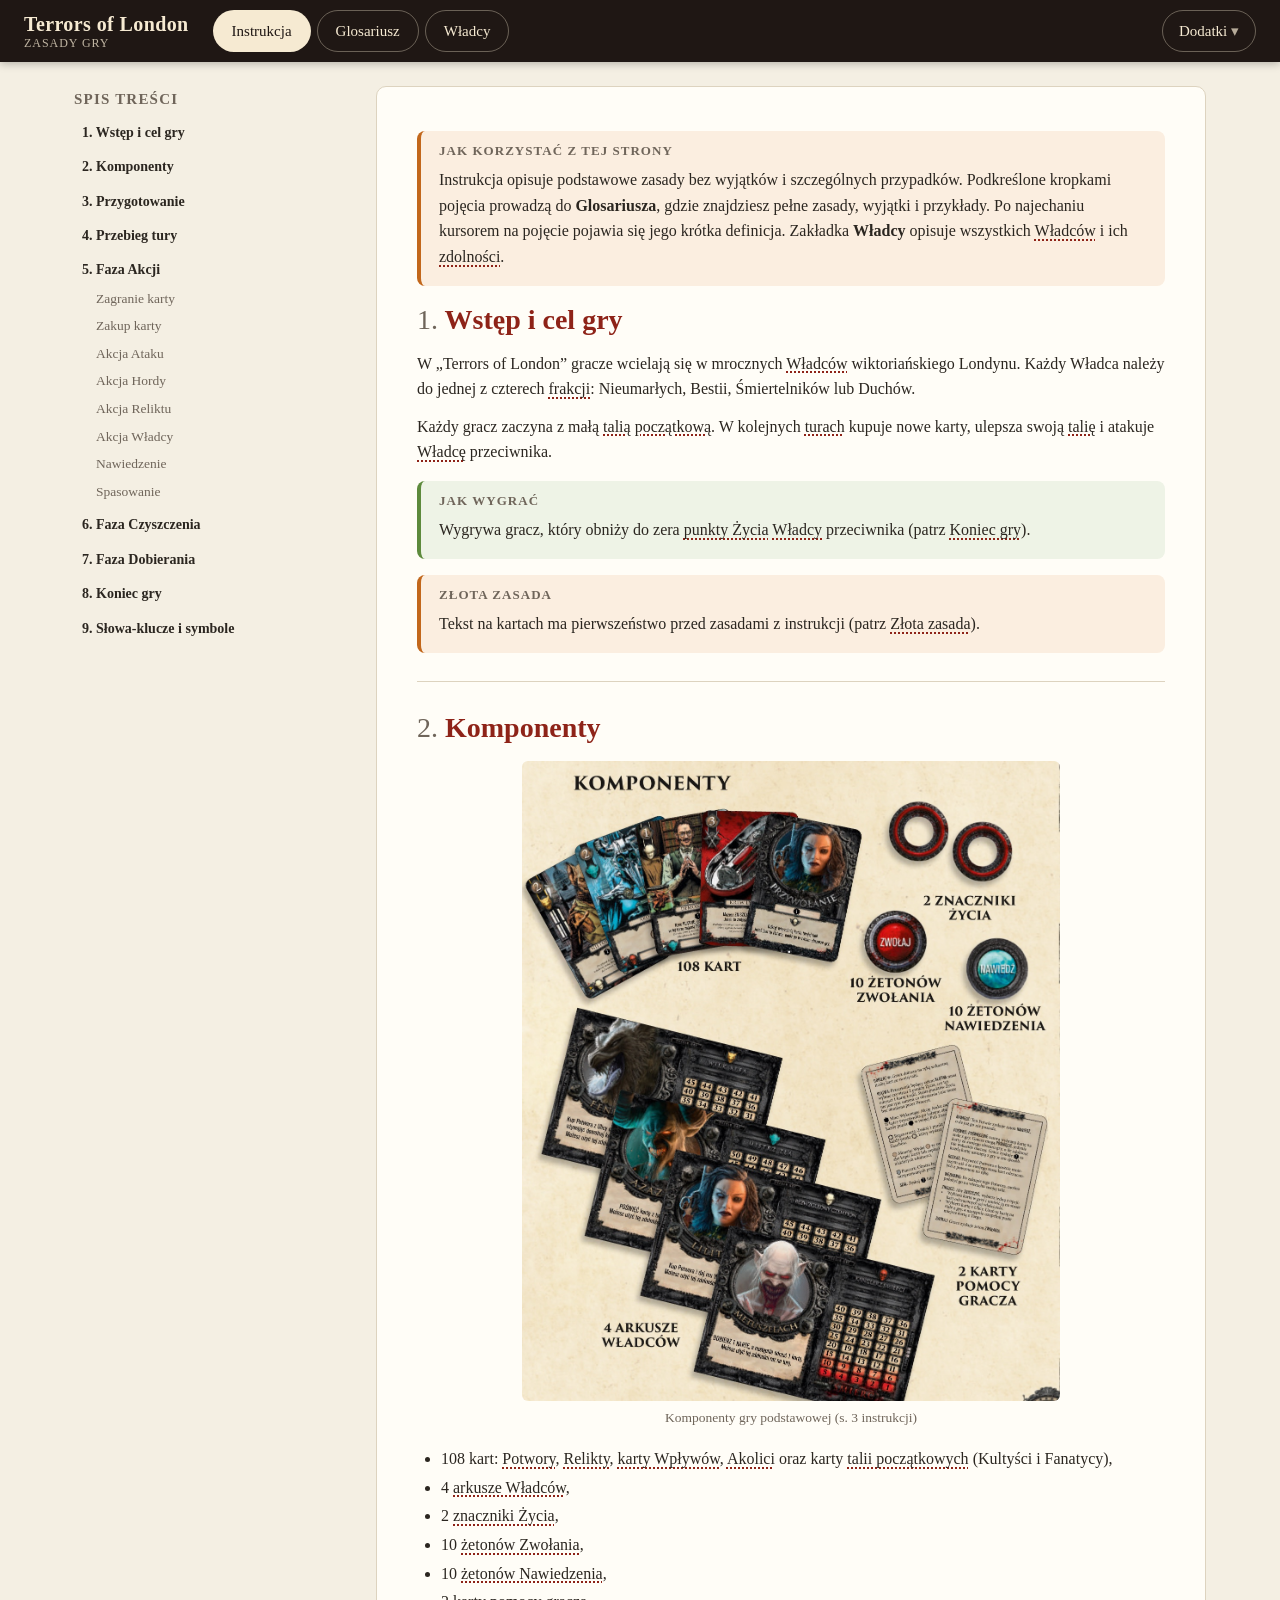
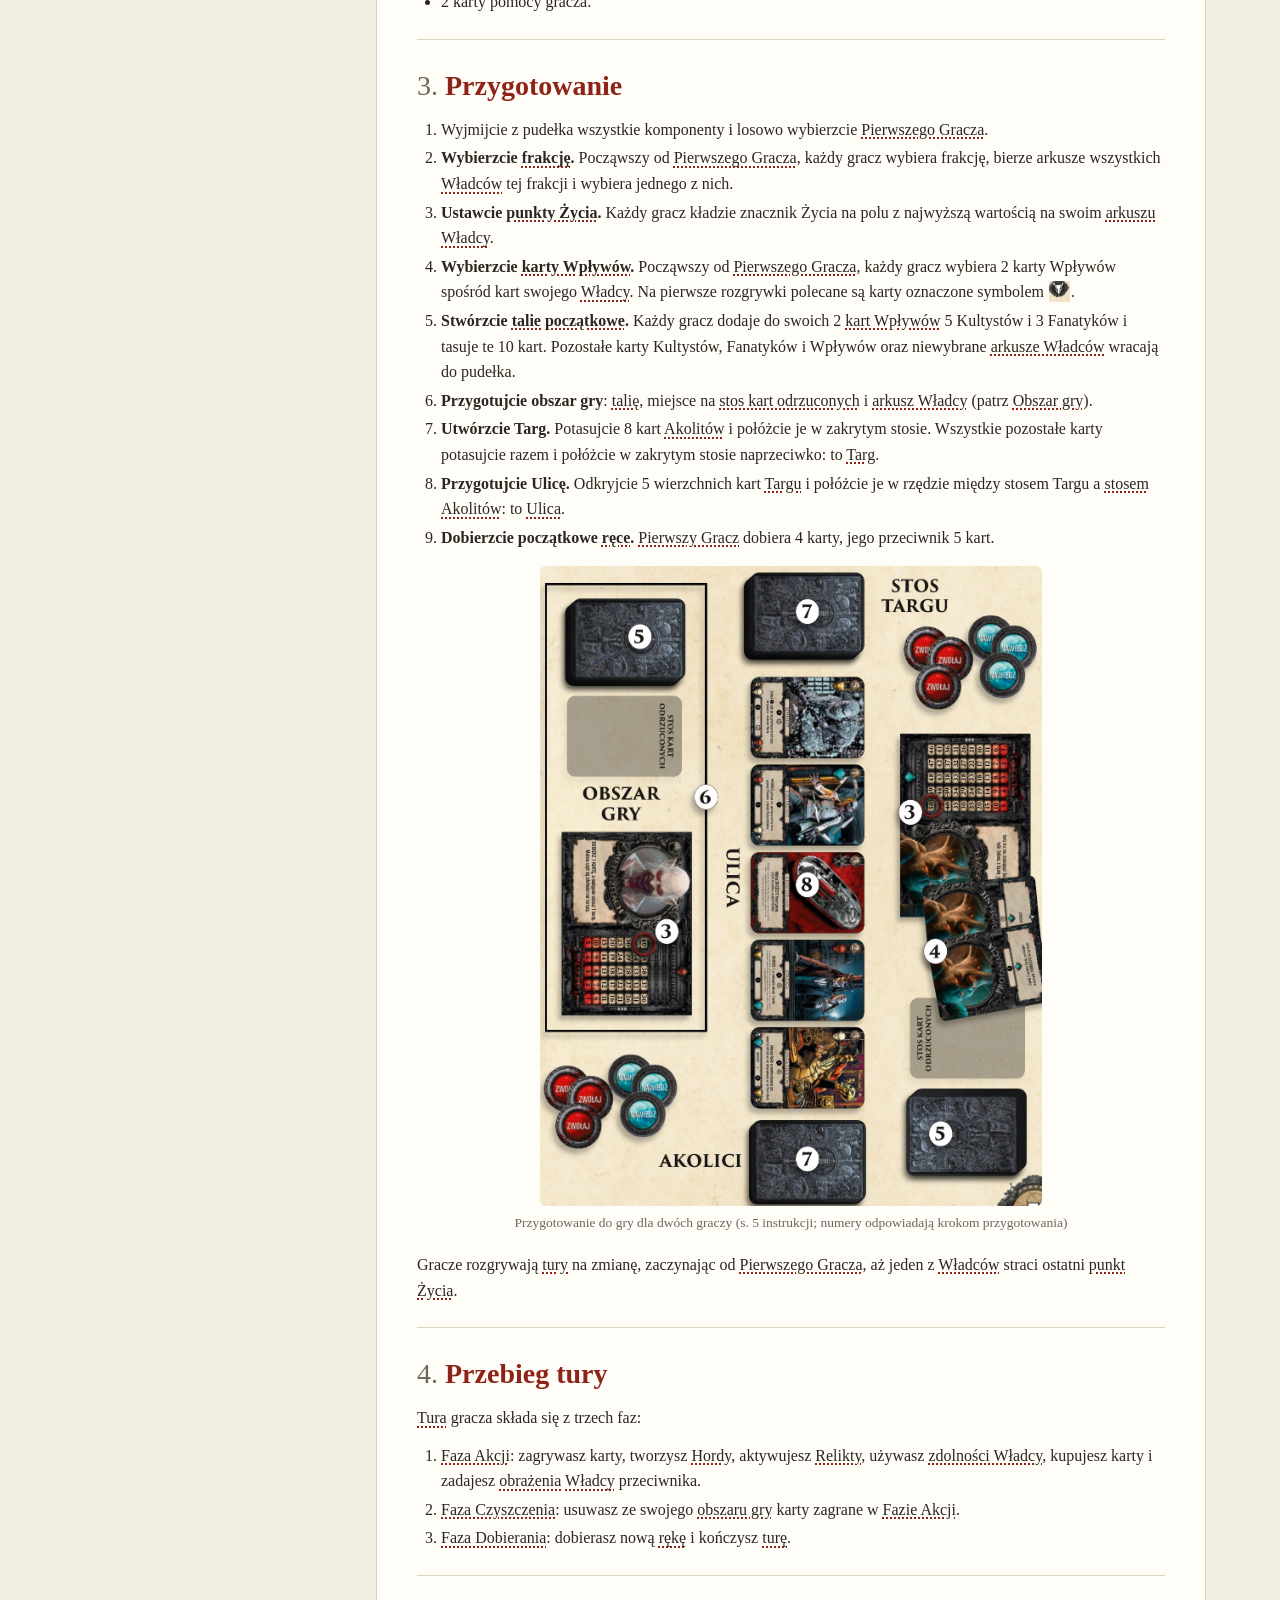
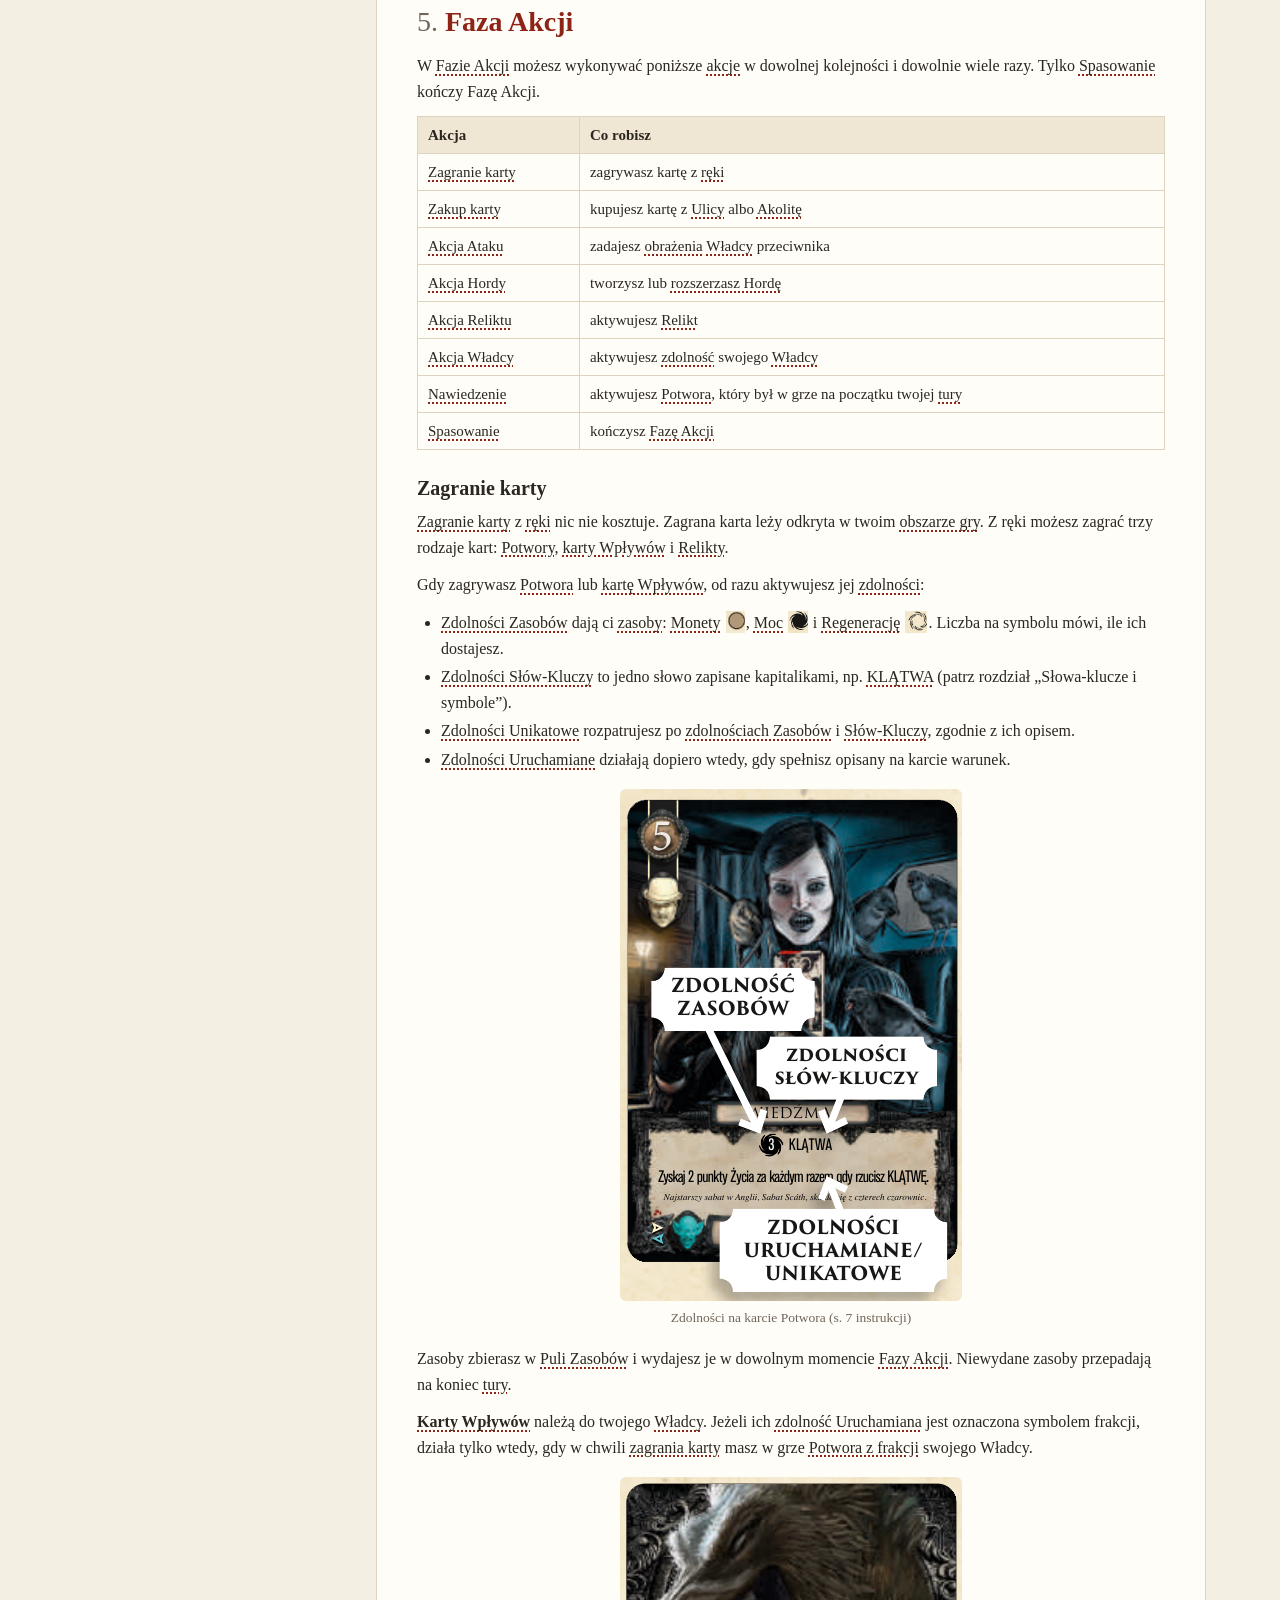
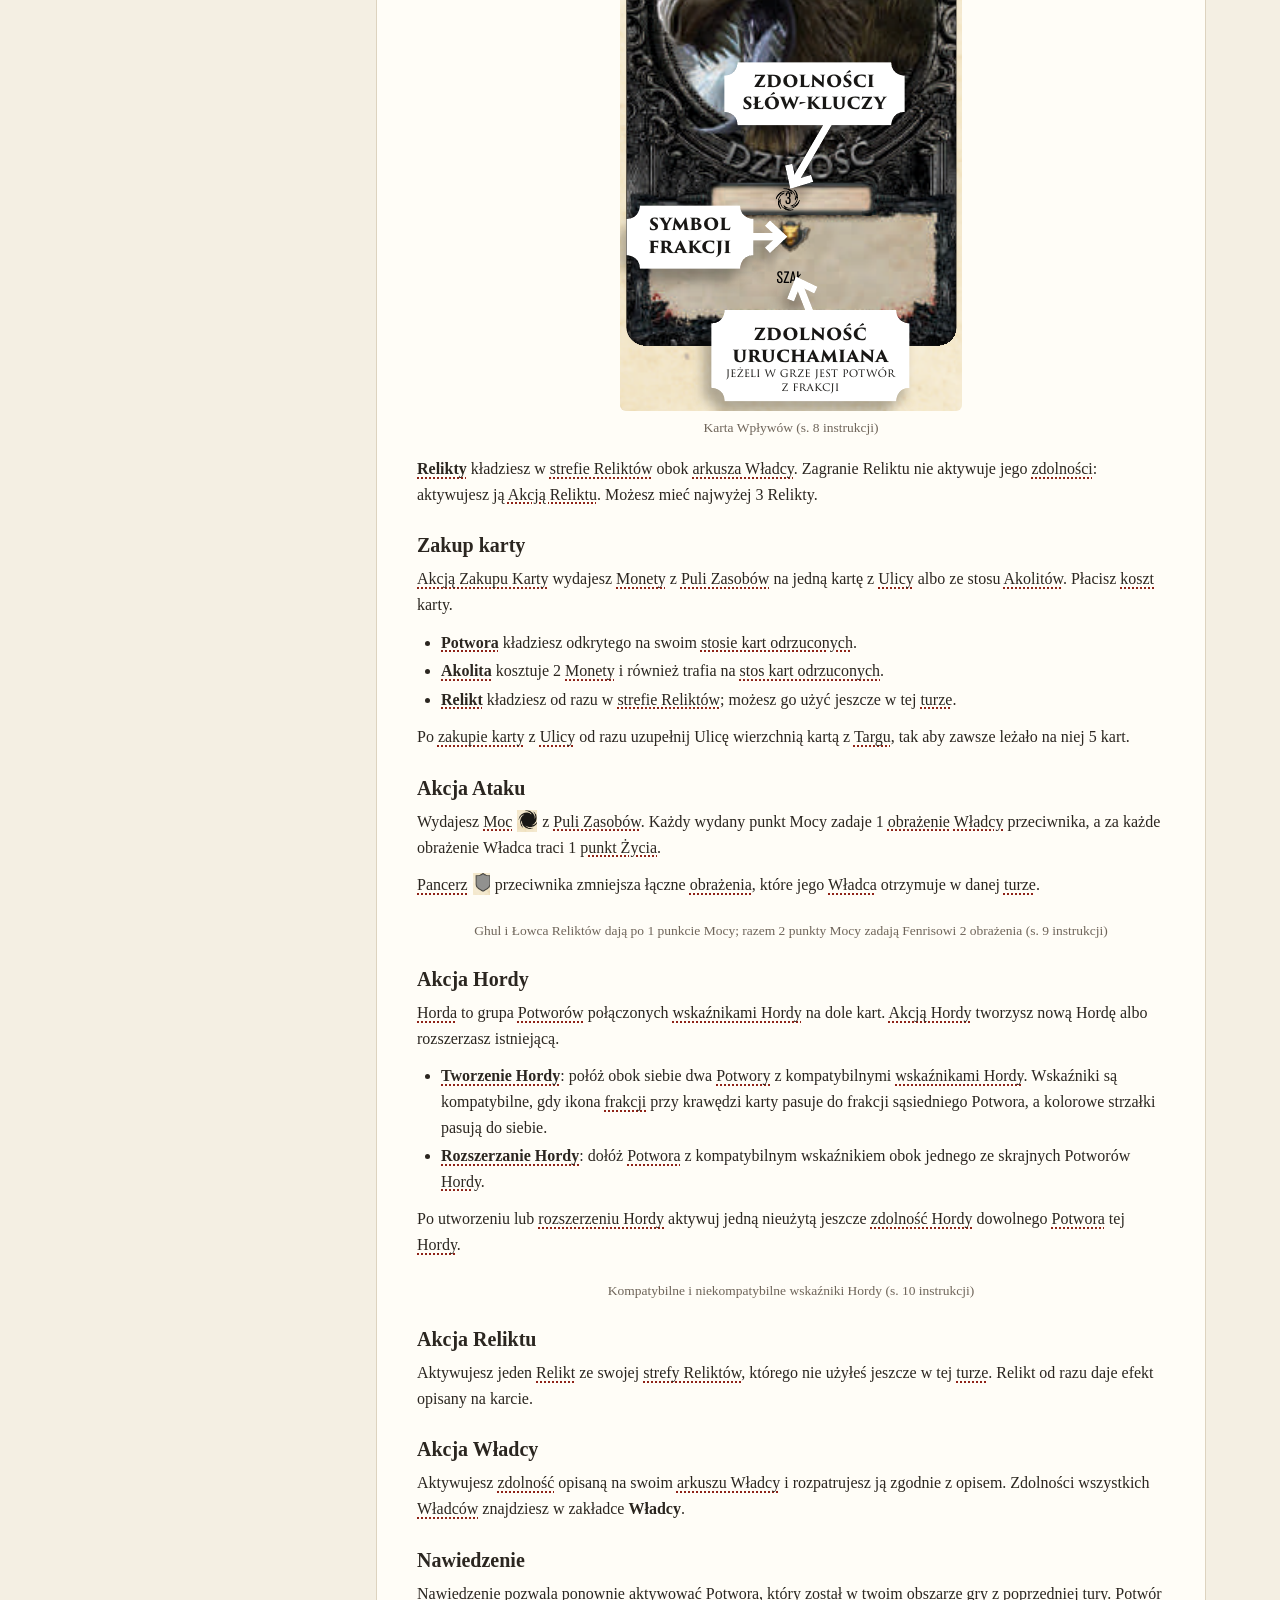
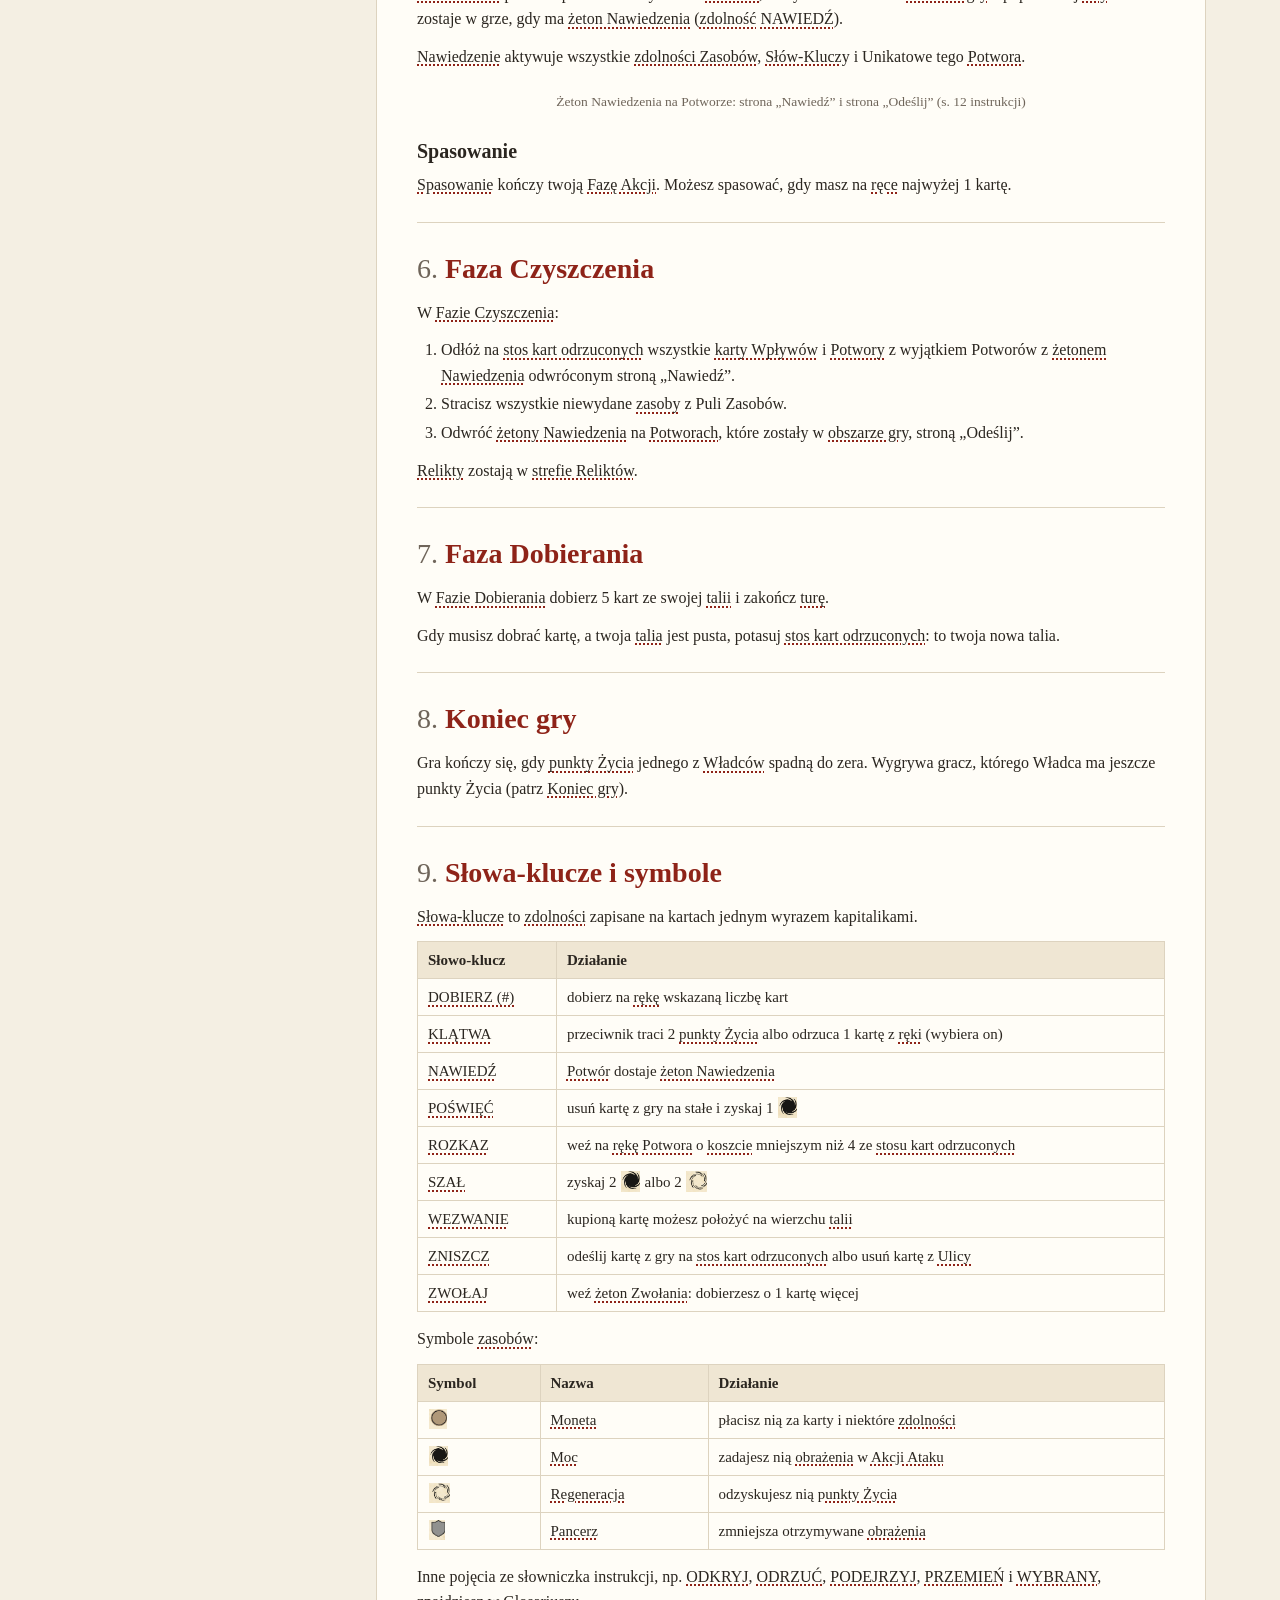
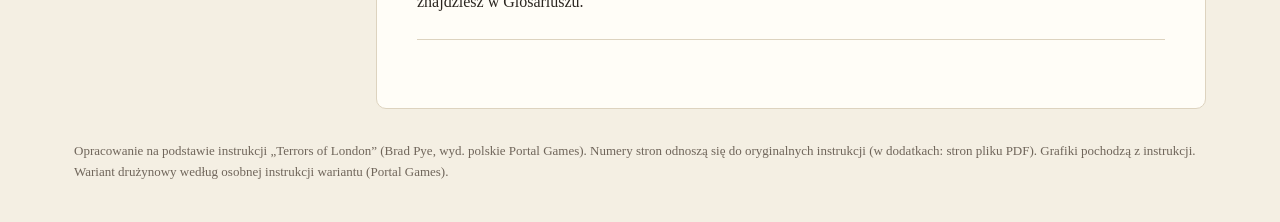
<file: terrors-of-london/index.html>
<!DOCTYPE html>
<html lang="pl">
<head>
<meta charset="utf-8">
<meta name="viewport" content="width=device-width, initial-scale=1">
<!-- Content Security Policy as a <meta> tag: an exception to the "send CSP as an HTTP header" rule.
     Reason: the page is hosted on GitHub Pages, which cannot send custom response headers,
     and it is also opened locally from file://, where there is no server at all.
     frame-ancestors is left out because browsers ignore it in a <meta> tag.
     The code uses no inline scripts or styles and no eval. On a host that can send headers, send instead:
     Content-Security-Policy: default-src 'self'; object-src 'none'; frame-ancestors 'none'; base-uri 'self'; form-action 'self' -->
<meta http-equiv="Content-Security-Policy" content="default-src 'self'; object-src 'none'; base-uri 'self'; form-action 'self'">
<title>Terrors of London — zasady gry</title>
<link rel="stylesheet" href="style.css?v=1794240911">
<script src="app.js?v=1794240503" defer></script>
</head>
<body>
<header class="top">
  <div class="brand">Terrors of London <span>zasady gry</span></div>
  <nav class="tabs" role="tablist">
    <a href="#rules" class="tab" data-tab="rules" role="tab">Instrukcja</a>
    <a href="#glossary" class="tab" data-tab="glossary" role="tab">Glosariusz</a>
    <a href="#lords" class="tab" data-tab="lords" role="tab">Władcy</a>
  </nav>
  <details class="exp-menu"><summary>Dodatki <span class="exp-count" id="exp-count"></span></summary><div class="exp-panel"><p>Pokaż zasady z dodatków:</p><label><input type="checkbox" data-exp="tomb"> Gadzi Grobowiec</label><label><input type="checkbox" data-exp="gate"> Słudzy Czarnej Bramy</label><p class="exp-hint">Wybór zostanie zapamiętany w tej przeglądarce.</p></div></details>
</header>
<div class="panel" id="rules">
  <nav class="side" aria-label="Spis treści"><h2>Spis treści</h2><ol class="toc"><li class="toc-1"><a href="#i-wstep-i-cel-gry">1. Wstęp i cel gry</a></li><li class="toc-1"><a href="#i-komponenty">2. Komponenty</a></li><li class="toc-1"><a href="#i-przygotowanie">3. Przygotowanie</a></li><li class="toc-1"><a href="#i-przebieg-tury">4. Przebieg tury</a></li><li class="toc-1"><a href="#i-faza-akcji">5. Faza Akcji</a></li><li class="toc-2"><a href="#i-zagranie-karty">Zagranie karty</a></li><li class="toc-2"><a href="#i-zakup-karty">Zakup karty</a></li><li class="toc-2"><a href="#i-akcja-ataku">Akcja Ataku</a></li><li class="toc-2"><a href="#i-akcja-hordy">Akcja Hordy</a></li><li class="toc-2"><a href="#i-akcja-reliktu">Akcja Reliktu</a></li><li class="toc-2"><a href="#i-akcja-wladcy">Akcja Władcy</a></li><li class="toc-2"><a href="#i-nawiedzenie">Nawiedzenie</a></li><li class="toc-2"><a href="#i-spasowanie">Spasowanie</a></li><li class="toc-1"><a href="#i-faza-czyszczenia">6. Faza Czyszczenia</a></li><li class="toc-1"><a href="#i-faza-dobierania">7. Faza Dobierania</a></li><li class="toc-1"><a href="#i-koniec-gry">8. Koniec gry</a></li><li class="toc-1"><a href="#i-slowa-klucze-i-symbole">9. Słowa-klucze i symbole</a></li><li class="toc-1" data-req="tomb"><a href="#i-gadzi-grobowiec">Gadzi Grobowiec</a></li><li class="toc-2" data-req="tomb"><a href="#i-zetony-terroru">Żetony Terroru</a></li><li class="toc-2" data-req="tomb"><a href="#i-zdolnosci-wladcow">Zdolności Władców</a></li><li class="toc-2" data-req="tomb"><a href="#i-wariant-przystani">Wariant Przystani</a></li><li class="toc-1" data-req="gate"><a href="#i-sludzy-czarnej-bramy">Słudzy Czarnej Bramy</a></li><li class="toc-2" data-req="gate"><a href="#i-slugusy">Sługusy</a></li><li class="toc-1" data-req="tomb"><a href="#i-wariant-druzynowy-2-na-2">Wariant drużynowy 2 na 2</a></li><li class="toc-2" data-req="tomb"><a href="#i-przygotowanie-wariantu">Przygotowanie wariantu</a></li><li class="toc-2" data-req="tomb"><a href="#i-tura-druzyny">Tura drużyny</a></li></ol></nav>
  <main class="content rules"><aside class="box box-note"><h5>Jak korzystać z tej strony</h5><p>Instrukcja opisuje podstawowe zasady bez wyjątków i szczególnych przypadków. Podkreślone kropkami pojęcia prowadzą do <strong>Glosariusza</strong>, gdzie znajdziesz pełne zasady, wyjątki i przykłady. Po najechaniu kursorem na pojęcie pojawia się jego krótka definicja. Zakładka <strong>Władcy</strong> opisuje wszystkich <a class="term" href="#g-wladca">Władców</a> i ich <a class="term" href="#g-zdolnosc">zdolności</a>.</p></aside><section class="chapter"><h2 id="i-wstep-i-cel-gry"><span class="num">1.</span> Wstęp i cel gry </h2><p>W „Terrors of London” gracze wcielają się w mrocznych <a class="term" href="#g-wladca">Władców</a> wiktoriańskiego Londynu. Każdy Władca należy do jednej z czterech <a class="term" href="#g-frakcja">frakcji</a>: Nieumarłych, Bestii, Śmiertelników lub Duchów.</p><p>Każdy gracz zaczyna z małą <a class="term" href="#g-talia-poczatkowa">talią początkową</a>. W kolejnych <a class="term" href="#g-tura">turach</a> kupuje nowe karty, ulepsza swoją <a class="term" href="#g-talia">talię</a> i atakuje <a class="term" href="#g-wladca">Władcę</a> przeciwnika.</p><aside class="box box-summary"><h5>Jak wygrać</h5><p>Wygrywa gracz, który obniży do zera <a class="term" href="#g-punkty-zycia">punkty Życia</a> <a class="term" href="#g-wladca">Władcy</a> przeciwnika (patrz <a class="term" href="#g-koniec-gry">Koniec gry</a>).</p></aside><aside class="box box-note"><h5>Złota zasada</h5><p>Tekst na kartach ma pierwszeństwo przed zasadami z instrukcji (patrz <a class="term" href="#g-zlota-zasada">Złota zasada</a>).</p></aside></section><section class="chapter"><h2 id="i-komponenty"><span class="num">2.</span> Komponenty </h2><figure class="fig"><div class="fig-imgs"><a href="img/komponenty.jpg?v=1794240328" target="_blank" rel="noopener"><img src="img/komponenty.jpg?v=1794240328" alt="Komponenty gry podstawowej (s. 3 instrukcji)" loading="lazy"></a></div><figcaption>Komponenty gry podstawowej (s. 3 instrukcji)</figcaption></figure><ul><li>108 kart: <a class="term" href="#g-potwor">Potwory</a>, <a class="term" href="#g-relikt">Relikty</a>, <a class="term" href="#g-karta-wplywow">karty Wpływów</a>, <a class="term" href="#g-akolita">Akolici</a> oraz karty <a class="term" href="#g-talia-poczatkowa">talii początkowych</a> (Kultyści i Fanatycy),</li><li>4 <a class="term" href="#g-arkusz-wladcy">arkusze Władców</a>,</li><li>2 <a class="term" href="#g-punkty-zycia">znaczniki Życia</a>,</li><li>10 <a class="term" href="#g-zeton-zwolania">żetonów Zwołania</a>,</li><li>10 <a class="term" href="#g-zeton-nawiedzenia">żetonów Nawiedzenia</a>,</li><li>2 karty pomocy gracza.</li></ul><aside class="box box-expansion" data-req="tomb"><h5>Komponenty dodatku <span class="exp-badge exp-tomb" title="Dodatek: Gadzi Grobowiec">Gadzi Grobowiec</span></h5><ul><li>4 <a class="term" href="#g-arkusz-wladcy">arkusze Władców</a>: <a class="term lord-link" href="#w-sobek">Sobek</a>, <a class="term lord-link" href="#w-prometeusz">Prometeusz</a>, <a class="term lord-link" href="#w-kain">Kain</a> i <a class="term lord-link" href="#w-elzbieta">Elżbieta</a>,</li><li>51 kart: nowe <a class="term" href="#g-potwor">Potwory</a> i <a class="term" href="#g-relikt">Relikty</a>, <a class="term" href="#g-karta-wplywow">karty Wpływów</a> <a class="term" href="#g-wladca">Władców</a> z dodatku i 4 dodatkowych <a class="term" href="#g-akolita">Akolitów</a>,</li><li>24 <a class="term" href="#g-zeton-terroru">żetony Terroru</a>,</li><li>2 <a class="term" href="#g-punkty-zycia">znaczniki Życia</a>,</li><li>5 <a class="term" href="#g-przystan">kafli Przystani</a> (4 Przystanie i <a class="term" href="#g-opactwo-westminster">Opactwo Westminster</a>),</li><li>1 <a class="term" href="#g-zeton-kosztu-akolitow">żeton kosztu Akolitów</a>.</li></ul></aside><aside class="box box-expansion" data-req="gate"><h5>Komponenty dodatku <span class="exp-badge exp-gate" title="Dodatek: Słudzy Czarnej Bramy">Słudzy Czarnej Bramy</span></h5><ul><li>4 <a class="term" href="#g-arkusz-wladcy">arkusze Władców</a>: <a class="term lord-link" href="#w-arbella">Arbella</a>, <a class="term lord-link" href="#w-steno">Steno</a>, <a class="term lord-link" href="#w-charon">Charon</a> i <a class="term lord-link" href="#w-samedi">Samedi</a>,</li><li>52 karty: 28 <a class="term" href="#g-potwor">Potworów</a>, 8 <a class="term" href="#g-relikt">Reliktów</a>, 8 <a class="term" href="#g-karta-wplywow">kart Wpływów</a> i 8 <a class="term" href="#g-slugus">Sługusów</a>.</li></ul></aside></section><section class="chapter"><h2 id="i-przygotowanie"><span class="num">3.</span> Przygotowanie </h2><ol><li>Wyjmijcie z pudełka wszystkie komponenty i losowo wybierzcie <a class="term" href="#g-pierwszy-gracz">Pierwszego Gracza</a>.</li><li><strong>Wybierzcie <a class="term" href="#g-frakcja">frakcję</a>.</strong> Począwszy od <a class="term" href="#g-pierwszy-gracz">Pierwszego Gracza</a>, każdy gracz wybiera frakcję, bierze arkusze wszystkich <a class="term" href="#g-wladca">Władców</a> tej frakcji i wybiera jednego z nich.</li><li><strong>Ustawcie <a class="term" href="#g-punkty-zycia">punkty Życia</a>.</strong> Każdy gracz kładzie znacznik Życia na polu z najwyższą wartością na swoim <a class="term" href="#g-arkusz-wladcy">arkuszu Władcy</a>.</li><li><strong>Wybierzcie <a class="term" href="#g-karta-wplywow">karty Wpływów</a>.</strong> Począwszy od <a class="term" href="#g-pierwszy-gracz">Pierwszego Gracza</a>, każdy gracz wybiera 2 karty Wpływów spośród kart swojego <a class="term" href="#g-wladca">Władcy</a>. Na pierwsze rozgrywki polecane są karty oznaczone symbolem <img class="icon" src="img/symbol-polecane.png?v=1794240361" alt="symbol kart polecanych na pierwsze rozgrywki" title="symbol kart polecanych na pierwsze rozgrywki">.</li><li><strong>Stwórzcie <a class="term" href="#g-talia-poczatkowa">talie początkowe</a>.</strong> Każdy gracz dodaje do swoich 2 <a class="term" href="#g-karta-wplywow">kart Wpływów</a> 5 Kultystów i 3 Fanatyków i tasuje te 10 kart. Pozostałe karty Kultystów, Fanatyków i Wpływów oraz niewybrane <a class="term" href="#g-arkusz-wladcy">arkusze Władców</a> wracają do pudełka.</li><li><strong>Przygotujcie obszar gry</strong>: <a class="term" href="#g-talia">talię</a>, miejsce na <a class="term" href="#g-stos-kart-odrzuconych">stos kart odrzuconych</a> i <a class="term" href="#g-arkusz-wladcy">arkusz Władcy</a> (patrz <a class="term" href="#g-obszar-gry">Obszar gry</a>).</li><li><strong>Utwórzcie Targ.</strong> Potasujcie 8 kart <a class="term" href="#g-akolita">Akolitów</a> i połóżcie je w zakrytym stosie. Wszystkie pozostałe karty potasujcie razem i połóżcie w zakrytym stosie naprzeciwko: to <a class="term" href="#g-targ">Targ</a>.</li><li><strong>Przygotujcie Ulicę.</strong> Odkryjcie 5 wierzchnich kart <a class="term" href="#g-targ">Targu</a> i połóżcie je w rzędzie między stosem Targu a <a class="term" href="#g-akolita">stosem Akolitów</a>: to <a class="term" href="#g-ulica">Ulica</a>.</li><li><strong>Dobierzcie początkowe <a class="term" href="#g-reka">ręce</a>.</strong> <a class="term" href="#g-pierwszy-gracz">Pierwszy Gracz</a> dobiera 4 karty, jego przeciwnik 5 kart.</li></ol><aside class="box box-expansion" data-req="tomb"><h5>Przygotowanie z dodatkiem <span class="exp-badge exp-tomb" title="Dodatek: Gadzi Grobowiec">Gadzi Grobowiec</span></h5><ul><li>Nowe karty <a class="term" href="#g-potwor">Potworów</a> i <a class="term" href="#g-relikt">Reliktów</a> wtasujcie do <a class="term" href="#g-targ">Targu</a> (krok 7).</li><li>4 <a class="term" href="#g-akolita">Akolitów</a> z dodatku dodajcie do stosu Akolitów: stos liczy 12 kart (krok 7). Obok stosu połóżcie <a class="term" href="#g-zeton-kosztu-akolitow">żeton kosztu Akolitów</a>.</li><li><a class="term" href="#g-wladca">Władcy</a> z dodatku mają po 3 <a class="term" href="#g-karta-wplywow">karty Wpływów</a>; gracz wybiera 2 z nich, jak w grze podstawowej (krok 4). Na początku gry nie mają <a class="term" href="#g-zeton-terroru">żetonów Terroru</a>.</li></ul></aside><aside class="box box-expansion" data-req="gate"><h5>Przygotowanie z dodatkiem <span class="exp-badge exp-gate" title="Dodatek: Słudzy Czarnej Bramy">Słudzy Czarnej Bramy</span></h5><ul><li>Nowe karty <a class="term" href="#g-potwor">Potworów</a> i <a class="term" href="#g-relikt">Reliktów</a> wtasujcie do <a class="term" href="#g-targ">Targu</a> (krok 7).</li><li>Dodatek zawiera po 1 nowej <a class="term" href="#g-karta-wplywow">karcie Wpływów</a> dla każdego <a class="term" href="#g-wladca">Władcy</a> z gry podstawowej: Władca ma więc 4 karty Wpływów, z których gracz wybiera 2 (krok 4).</li><li><a class="term" href="#g-wladca">Władcy</a> z dodatku nie mają <a class="term" href="#g-karta-wplywow">kart Wpływów</a>. Zamiast nich każdy ma 2 <a class="term" href="#g-slugus">Sługusy</a>: <a class="term" href="#g-talia-poczatkowa">talia początkowa</a> to 2 Sługusy, 5 Kultystów i 3 Fanatyków (krok 5).</li></ul></aside><aside class="box box-expansion" data-req="gate tomb"><h5>Z oboma dodatkami <span class="exp-badge exp-gate" title="Dodatek: Słudzy Czarnej Bramy">Słudzy Czarnej Bramy</span><span class="exp-badge exp-tomb" title="Dodatek: Gadzi Grobowiec">Gadzi Grobowiec</span></h5><p>Dodatek Słudzy Czarnej Bramy zawiera też po 1 karcie <a class="term" href="#g-karta-wplywow">Wpływów</a> dla każdego <a class="term" href="#g-wladca">Władcy</a> z dodatku Gadzi Grobowiec: oni również wybierają 2 z 4 kart Wpływów.</p></aside><figure class="fig"><div class="fig-imgs"><a href="img/obszar-gry.jpg?v=1794240333" target="_blank" rel="noopener"><img src="img/obszar-gry.jpg?v=1794240333" alt="Przygotowanie do gry dla dwóch graczy (s. 5 instrukcji; numery odpowiadają krokom przygotowania)" loading="lazy"></a></div><figcaption>Przygotowanie do gry dla dwóch graczy (s. 5 instrukcji; numery odpowiadają krokom przygotowania)</figcaption></figure><p>Gracze rozgrywają <a class="term" href="#g-tura">tury</a> na zmianę, zaczynając od <a class="term" href="#g-pierwszy-gracz">Pierwszego Gracza</a>, aż jeden z <a class="term" href="#g-wladca">Władców</a> straci ostatni <a class="term" href="#g-punkty-zycia">punkt Życia</a>.</p></section><section class="chapter"><h2 id="i-przebieg-tury"><span class="num">4.</span> Przebieg tury </h2><p><a class="term" href="#g-tura">Tura</a> gracza składa się z trzech faz:</p><ol><li><a class="term" href="#g-faza-akcji">Faza Akcji</a>: zagrywasz karty, tworzysz <a class="term" href="#g-horda">Hordy</a>, aktywujesz <a class="term" href="#g-relikt">Relikty</a>, używasz <a class="term" href="#g-akcja-wladcy">zdolności Władcy</a>, kupujesz karty i zadajesz <a class="term" href="#g-obrazenia">obrażenia</a> <a class="term" href="#g-wladca">Władcy</a> przeciwnika.</li><li><a class="term" href="#g-faza-czyszczenia">Faza Czyszczenia</a>: usuwasz ze swojego <a class="term" href="#g-obszar-gry">obszaru gry</a> karty zagrane w <a class="term" href="#g-faza-akcji">Fazie Akcji</a>.</li><li><a class="term" href="#g-faza-dobierania">Faza Dobierania</a>: dobierasz nową <a class="term" href="#g-reka">rękę</a> i kończysz <a class="term" href="#g-tura">turę</a>.</li></ol></section><section class="chapter"><h2 id="i-faza-akcji"><span class="num">5.</span> Faza Akcji </h2><p>W <a class="term" href="#g-faza-akcji">Fazie Akcji</a> możesz wykonywać poniższe <a class="term" href="#g-akcja">akcje</a> w dowolnej kolejności i dowolnie wiele razy. Tylko <a class="term" href="#g-spasowanie">Spasowanie</a> kończy Fazę Akcji.</p><div class="table-wrap"><table><thead><tr><th>Akcja</th><th>Co robisz</th></tr></thead><tbody><tr><td><a class="term" href="#g-zagranie-karty">Zagranie karty</a></td><td>zagrywasz kartę z <a class="term" href="#g-reka">ręki</a></td></tr><tr><td><a class="term" href="#g-zakup-karty">Zakup karty</a></td><td>kupujesz kartę z <a class="term" href="#g-ulica">Ulicy</a> albo <a class="term" href="#g-akolita">Akolitę</a></td></tr><tr><td><a class="term" href="#g-akcja-ataku">Akcja Ataku</a></td><td>zadajesz <a class="term" href="#g-obrazenia">obrażenia</a> <a class="term" href="#g-wladca">Władcy</a> przeciwnika</td></tr><tr><td><a class="term" href="#g-akcja-hordy">Akcja Hordy</a></td><td>tworzysz lub <a class="term" href="#g-akcja-hordy">rozszerzasz Hordę</a></td></tr><tr><td><a class="term" href="#g-akcja-reliktu">Akcja Reliktu</a></td><td>aktywujesz <a class="term" href="#g-relikt">Relikt</a></td></tr><tr><td><a class="term" href="#g-akcja-wladcy">Akcja Władcy</a></td><td>aktywujesz <a class="term" href="#g-zdolnosc">zdolność</a> swojego <a class="term" href="#g-wladca">Władcy</a></td></tr><tr><td><a class="term" href="#g-nawiedzenie">Nawiedzenie</a></td><td>aktywujesz <a class="term" href="#g-potwor">Potwora</a>, który był w grze na początku twojej <a class="term" href="#g-tura">tury</a></td></tr><tr><td><a class="term" href="#g-spasowanie">Spasowanie</a></td><td>kończysz <a class="term" href="#g-faza-akcji">Fazę Akcji</a></td></tr></tbody></table></div><div class="sub"><h3 id="i-zagranie-karty">Zagranie karty </h3><p><a class="term" href="#g-zagranie-karty">Zagranie karty</a> z <a class="term" href="#g-reka">ręki</a> nic nie kosztuje. Zagrana karta leży odkryta w twoim <a class="term" href="#g-obszar-gry">obszarze gry</a>. Z ręki możesz zagrać trzy rodzaje kart: <a class="term" href="#g-potwor">Potwory</a>, <a class="term" href="#g-karta-wplywow">karty Wpływów</a> i <a class="term" href="#g-relikt">Relikty</a>.</p><p>Gdy zagrywasz <a class="term" href="#g-potwor">Potwora</a> lub <a class="term" href="#g-karta-wplywow">kartę Wpływów</a>, od razu aktywujesz jej <a class="term" href="#g-zdolnosc">zdolności</a>:</p><ul><li><a class="term" href="#g-zdolnosc-zasobow">Zdolności Zasobów</a> dają ci <a class="term" href="#g-pula-zasobow">zasoby</a>: <a class="term" href="#g-moneta">Monety</a> <img class="icon" src="img/moneta.png?v=1794240360" alt="Moneta" title="Moneta">, <a class="term" href="#g-moc">Moc</a> <img class="icon" src="img/moc.png?v=1794240359" alt="Moc" title="Moc"> i <a class="term" href="#g-regeneracja">Regenerację</a> <img class="icon" src="img/regeneracja.png?v=1794240360" alt="Regeneracja" title="Regeneracja">. Liczba na symbolu mówi, ile ich dostajesz.</li><li><a class="term" href="#g-zdolnosc-slow-kluczy">Zdolności Słów-Kluczy</a> to jedno słowo zapisane kapitalikami, np. <a class="term" href="#g-klatwa">KLĄTWA</a> (patrz rozdział „Słowa-klucze i symbole”).</li><li><a class="term" href="#g-zdolnosc-unikatowa">Zdolności Unikatowe</a> rozpatrujesz po <a class="term" href="#g-zdolnosc-zasobow">zdolnościach Zasobów</a> i <a class="term" href="#g-slowo-klucz">Słów-Kluczy</a>, zgodnie z ich opisem.</li><li><a class="term" href="#g-zdolnosc-uruchamiana">Zdolności Uruchamiane</a> działają dopiero wtedy, gdy spełnisz opisany na karcie warunek.</li></ul><figure class="fig"><div class="fig-imgs"><a href="img/zdolnosci-karty.png?v=1794240333" target="_blank" rel="noopener"><img src="img/zdolnosci-karty.png?v=1794240333" alt="Zdolności na karcie Potwora (s. 7 instrukcji)" loading="lazy"></a></div><figcaption>Zdolności na karcie Potwora (s. 7 instrukcji)</figcaption></figure><p>Zasoby zbierasz w <a class="term" href="#g-pula-zasobow">Puli Zasobów</a> i wydajesz je w dowolnym momencie <a class="term" href="#g-faza-akcji">Fazy Akcji</a>. Niewydane zasoby przepadają na koniec <a class="term" href="#g-tura">tury</a>.</p><p><strong><a class="term" href="#g-karta-wplywow">Karty Wpływów</a></strong> należą do twojego <a class="term" href="#g-wladca">Władcy</a>. Jeżeli ich <a class="term" href="#g-zdolnosc-uruchamiana">zdolność Uruchamiana</a> jest oznaczona symbolem frakcji, działa tylko wtedy, gdy w chwili <a class="term" href="#g-zagranie-karty">zagrania karty</a> masz w grze <a class="term" href="#g-potwor-z-frakcji">Potwora z frakcji</a> swojego Władcy.</p><figure class="fig"><div class="fig-imgs"><a href="img/karta-wplywow.png?v=1794240333" target="_blank" rel="noopener"><img src="img/karta-wplywow.png?v=1794240333" alt="Karta Wpływów (s. 8 instrukcji)" loading="lazy"></a></div><figcaption>Karta Wpływów (s. 8 instrukcji)</figcaption></figure><p><strong><a class="term" href="#g-relikt">Relikty</a></strong> kładziesz w <a class="term" href="#g-strefa-reliktow">strefie Reliktów</a> obok <a class="term" href="#g-arkusz-wladcy">arkusza Władcy</a>. Zagranie Reliktu nie aktywuje jego <a class="term" href="#g-zdolnosc">zdolności</a>: aktywujesz ją <a class="term" href="#g-akcja-reliktu">Akcją Reliktu</a>. Możesz mieć najwyżej 3 Relikty.</p></div><div class="sub"><h3 id="i-zakup-karty">Zakup karty </h3><p><a class="term" href="#g-zakup-karty">Akcją Zakupu Karty</a> wydajesz <a class="term" href="#g-moneta">Monety</a> z <a class="term" href="#g-pula-zasobow">Puli Zasobów</a> na jedną kartę z <a class="term" href="#g-ulica">Ulicy</a> albo ze stosu <a class="term" href="#g-akolita">Akolitów</a>. Płacisz <a class="term" href="#g-koszt">koszt</a> karty.</p><ul><li><strong><a class="term" href="#g-potwor">Potwora</a></strong> kładziesz odkrytego na swoim <a class="term" href="#g-stos-kart-odrzuconych">stosie kart odrzuconych</a>.</li><li><strong><a class="term" href="#g-akolita">Akolita</a></strong> kosztuje 2 <a class="term" href="#g-moneta">Monety</a> i również trafia na <a class="term" href="#g-stos-kart-odrzuconych">stos kart odrzuconych</a>.</li><li><strong><a class="term" href="#g-relikt">Relikt</a></strong> kładziesz od razu w <a class="term" href="#g-strefa-reliktow">strefie Reliktów</a>; możesz go użyć jeszcze w tej <a class="term" href="#g-tura">turze</a>.</li></ul><p>Po <a class="term" href="#g-zakup-karty">zakupie karty</a> z <a class="term" href="#g-ulica">Ulicy</a> od razu uzupełnij Ulicę wierzchnią kartą z <a class="term" href="#g-targ">Targu</a>, tak aby zawsze leżało na niej 5 kart.</p></div><div class="sub"><h3 id="i-akcja-ataku">Akcja Ataku </h3><p>Wydajesz <a class="term" href="#g-moc">Moc</a> <img class="icon" src="img/moc.png?v=1794240359" alt="Moc" title="Moc"> z <a class="term" href="#g-pula-zasobow">Puli Zasobów</a>. Każdy wydany punkt Mocy zadaje 1 <a class="term" href="#g-obrazenia">obrażenie</a> <a class="term" href="#g-wladca">Władcy</a> przeciwnika, a za każde obrażenie Władca traci 1 <a class="term" href="#g-punkty-zycia">punkt Życia</a>.</p><p><a class="term" href="#g-pancerz">Pancerz</a> <img class="icon" src="img/pancerz.png?v=1794240360" alt="Pancerz" title="Pancerz"> przeciwnika zmniejsza łączne <a class="term" href="#g-obrazenia">obrażenia</a>, które jego <a class="term" href="#g-wladca">Władca</a> otrzymuje w danej <a class="term" href="#g-tura">turze</a>.</p><figure class="fig"><div class="fig-imgs"><a href="img/przyklad-ataku.jpg?v=1794240994" target="_blank" rel="noopener"><img src="img/przyklad-ataku.jpg?v=1794240994" alt="Ghul i Łowca Reliktów dają po 1 punkcie Mocy; razem 2 punkty Mocy zadają Fenrisowi 2 obrażenia (s. 9 instrukcji)" loading="lazy"></a></div><figcaption>Ghul i Łowca Reliktów dają po 1 punkcie Mocy; razem 2 punkty Mocy zadają Fenrisowi 2 obrażenia (s. 9 instrukcji)</figcaption></figure></div><div class="sub"><h3 id="i-akcja-hordy">Akcja Hordy </h3><p><a class="term" href="#g-horda">Horda</a> to grupa <a class="term" href="#g-potwor">Potworów</a> połączonych <a class="term" href="#g-wskaznik-hordy">wskaźnikami Hordy</a> na dole kart. <a class="term" href="#g-akcja-hordy">Akcją Hordy</a> tworzysz nową Hordę albo rozszerzasz istniejącą.</p><ul><li><strong><a class="term" href="#g-akcja-hordy">Tworzenie Hordy</a></strong>: połóż obok siebie dwa <a class="term" href="#g-potwor">Potwory</a> z kompatybilnymi <a class="term" href="#g-wskaznik-hordy">wskaźnikami Hordy</a>. Wskaźniki są kompatybilne, gdy ikona <a class="term" href="#g-frakcja">frakcji</a> przy krawędzi karty pasuje do frakcji sąsiedniego Potwora, a kolorowe strzałki pasują do siebie.</li><li><strong><a class="term" href="#g-akcja-hordy">Rozszerzanie Hordy</a></strong>: dołóż <a class="term" href="#g-potwor">Potwora</a> z kompatybilnym wskaźnikiem obok jednego ze skrajnych Potworów <a class="term" href="#g-horda">Hordy</a>.</li></ul><p>Po utworzeniu lub <a class="term" href="#g-akcja-hordy">rozszerzeniu Hordy</a> aktywuj jedną nieużytą jeszcze <a class="term" href="#g-zdolnosc-hordy">zdolność Hordy</a> dowolnego <a class="term" href="#g-potwor">Potwora</a> tej <a class="term" href="#g-horda">Hordy</a>.</p><figure class="fig"><div class="fig-imgs"><a href="img/horda-kompatybilnosc.jpg?v=1794240335" target="_blank" rel="noopener"><img src="img/horda-kompatybilnosc.jpg?v=1794240335" alt="Kompatybilne i niekompatybilne wskaźniki Hordy (s. 10 instrukcji)" loading="lazy"></a></div><figcaption>Kompatybilne i niekompatybilne wskaźniki Hordy (s. 10 instrukcji)</figcaption></figure></div><div class="sub"><h3 id="i-akcja-reliktu">Akcja Reliktu </h3><p>Aktywujesz jeden <a class="term" href="#g-relikt">Relikt</a> ze swojej <a class="term" href="#g-strefa-reliktow">strefy Reliktów</a>, którego nie użyłeś jeszcze w tej <a class="term" href="#g-tura">turze</a>. Relikt od razu daje efekt opisany na karcie.</p></div><div class="sub"><h3 id="i-akcja-wladcy">Akcja Władcy </h3><p>Aktywujesz <a class="term" href="#g-zdolnosc">zdolność</a> opisaną na swoim <a class="term" href="#g-arkusz-wladcy">arkuszu Władcy</a> i rozpatrujesz ją zgodnie z opisem. Zdolności wszystkich <a class="term" href="#g-wladca">Władców</a> znajdziesz w zakładce <strong>Władcy</strong>.</p></div><div class="sub"><h3 id="i-nawiedzenie">Nawiedzenie </h3><p><a class="term" href="#g-nawiedzenie">Nawiedzenie</a> pozwala ponownie aktywować <a class="term" href="#g-potwor">Potwora</a>, który został w twoim <a class="term" href="#g-obszar-gry">obszarze gry</a> z poprzedniej <a class="term" href="#g-tura">tury</a>. Potwór zostaje w grze, gdy ma <a class="term" href="#g-zeton-nawiedzenia">żeton Nawiedzenia</a> (<a class="term" href="#g-zdolnosc">zdolność</a> <a class="term" href="#g-nawiedz">NAWIEDŹ</a>).</p><p><a class="term" href="#g-nawiedzenie">Nawiedzenie</a> aktywuje wszystkie <a class="term" href="#g-zdolnosc-zasobow">zdolności Zasobów</a>, <a class="term" href="#g-slowo-klucz">Słów-Kluczy</a> i Unikatowe tego <a class="term" href="#g-potwor">Potwora</a>.</p><figure class="fig"><div class="fig-imgs"><a href="img/nawiedzenie.jpg?v=1794240338" target="_blank" rel="noopener"><img src="img/nawiedzenie.jpg?v=1794240338" alt="Żeton Nawiedzenia na Potworze: strona „Nawiedź” i strona „Odeślij” (s. 12 instrukcji)" loading="lazy"></a></div><figcaption>Żeton Nawiedzenia na Potworze: strona „Nawiedź” i strona „Odeślij” (s. 12 instrukcji)</figcaption></figure></div><div class="sub"><h3 id="i-spasowanie">Spasowanie </h3><p><a class="term" href="#g-spasowanie">Spasowanie</a> kończy twoją <a class="term" href="#g-faza-akcji">Fazę Akcji</a>. Możesz spasować, gdy masz na <a class="term" href="#g-reka">ręce</a> najwyżej 1 kartę.</p></div></section><section class="chapter"><h2 id="i-faza-czyszczenia"><span class="num">6.</span> Faza Czyszczenia </h2><p>W <a class="term" href="#g-faza-czyszczenia">Fazie Czyszczenia</a>:</p><ol><li>Odłóż na <a class="term" href="#g-stos-kart-odrzuconych">stos kart odrzuconych</a> wszystkie <a class="term" href="#g-karta-wplywow">karty Wpływów</a> i <a class="term" href="#g-potwor">Potwory</a> z wyjątkiem Potworów z <a class="term" href="#g-zeton-nawiedzenia">żetonem Nawiedzenia</a> odwróconym stroną „Nawiedź”.</li><li>Stracisz wszystkie niewydane <a class="term" href="#g-pula-zasobow">zasoby</a> z Puli Zasobów.</li><li>Odwróć <a class="term" href="#g-zeton-nawiedzenia">żetony Nawiedzenia</a> na <a class="term" href="#g-potwor">Potworach</a>, które zostały w <a class="term" href="#g-obszar-gry">obszarze gry</a>, stroną „Odeślij”.</li></ol><p><a class="term" href="#g-relikt">Relikty</a> zostają w <a class="term" href="#g-strefa-reliktow">strefie Reliktów</a>.</p></section><section class="chapter"><h2 id="i-faza-dobierania"><span class="num">7.</span> Faza Dobierania </h2><p>W <a class="term" href="#g-faza-dobierania">Fazie Dobierania</a> dobierz 5 kart ze swojej <a class="term" href="#g-talia">talii</a> i zakończ <a class="term" href="#g-tura">turę</a>.</p><p>Gdy musisz dobrać kartę, a twoja <a class="term" href="#g-talia">talia</a> jest pusta, potasuj <a class="term" href="#g-stos-kart-odrzuconych">stos kart odrzuconych</a>: to twoja nowa talia.</p></section><section class="chapter"><h2 id="i-koniec-gry"><span class="num">8.</span> Koniec gry </h2><p>Gra kończy się, gdy <a class="term" href="#g-punkty-zycia">punkty Życia</a> jednego z <a class="term" href="#g-wladca">Władców</a> spadną do zera. Wygrywa gracz, którego Władca ma jeszcze punkty Życia (patrz <a class="term" href="#g-koniec-gry">Koniec gry</a>).</p></section><section class="chapter"><h2 id="i-slowa-klucze-i-symbole"><span class="num">9.</span> Słowa-klucze i symbole </h2><p><a class="term" href="#g-slowo-klucz">Słowa-klucze</a> to <a class="term" href="#g-zdolnosc">zdolności</a> zapisane na kartach jednym wyrazem kapitalikami.</p><div class="table-wrap"><table><thead><tr><th>Słowo-klucz</th><th>Działanie</th></tr></thead><tbody><tr><td><a class="term" href="#g-dobierz">DOBIERZ (#)</a></td><td>dobierz na <a class="term" href="#g-reka">rękę</a> wskazaną liczbę kart</td></tr><tr><td><a class="term" href="#g-klatwa">KLĄTWA</a></td><td>przeciwnik traci 2 <a class="term" href="#g-punkty-zycia">punkty Życia</a> albo odrzuca 1 kartę z <a class="term" href="#g-reka">ręki</a> (wybiera on)</td></tr><tr><td><a class="term" href="#g-nawiedz">NAWIEDŹ</a></td><td><a class="term" href="#g-potwor">Potwór</a> dostaje <a class="term" href="#g-zeton-nawiedzenia">żeton Nawiedzenia</a></td></tr><tr><td><a class="term" href="#g-poswiec">POŚWIĘĆ</a></td><td>usuń kartę z gry na stałe i zyskaj 1 <img class="icon" src="img/moc.png?v=1794240359" alt="Moc" title="Moc"></td></tr><tr><td><a class="term" href="#g-rozkaz">ROZKAZ</a></td><td>weź na <a class="term" href="#g-reka">rękę</a> <a class="term" href="#g-potwor">Potwora</a> o <a class="term" href="#g-koszt">koszcie</a> mniejszym niż 4 ze <a class="term" href="#g-stos-kart-odrzuconych">stosu kart odrzuconych</a></td></tr><tr><td><a class="term" href="#g-szal">SZAŁ</a></td><td>zyskaj 2 <img class="icon" src="img/moc.png?v=1794240359" alt="Moc" title="Moc"> albo 2 <img class="icon" src="img/regeneracja.png?v=1794240360" alt="Regeneracja" title="Regeneracja"></td></tr><tr><td><a class="term" href="#g-wezwanie">WEZWANIE</a></td><td>kupioną kartę możesz położyć na wierzchu <a class="term" href="#g-talia">talii</a></td></tr><tr><td><a class="term" href="#g-zniszcz">ZNISZCZ</a></td><td>odeślij kartę z gry na <a class="term" href="#g-stos-kart-odrzuconych">stos kart odrzuconych</a> albo usuń kartę z <a class="term" href="#g-ulica">Ulicy</a></td></tr><tr><td><a class="term" href="#g-zwolaj">ZWOŁAJ</a></td><td>weź <a class="term" href="#g-zeton-zwolania">żeton Zwołania</a>: dobierzesz o 1 kartę więcej</td></tr></tbody></table></div><p>Symbole <a class="term" href="#g-pula-zasobow">zasobów</a>:</p><div class="table-wrap"><table><thead><tr><th>Symbol</th><th>Nazwa</th><th>Działanie</th></tr></thead><tbody><tr><td><img class="icon" src="img/moneta.png?v=1794240360" alt="Moneta" title="Moneta"></td><td><a class="term" href="#g-moneta">Moneta</a></td><td>płacisz nią za karty i niektóre <a class="term" href="#g-zdolnosc">zdolności</a></td></tr><tr><td><img class="icon" src="img/moc.png?v=1794240359" alt="Moc" title="Moc"></td><td><a class="term" href="#g-moc">Moc</a></td><td>zadajesz nią <a class="term" href="#g-obrazenia">obrażenia</a> w <a class="term" href="#g-akcja-ataku">Akcji Ataku</a></td></tr><tr><td><img class="icon" src="img/regeneracja.png?v=1794240360" alt="Regeneracja" title="Regeneracja"></td><td><a class="term" href="#g-regeneracja">Regeneracja</a></td><td>odzyskujesz nią <a class="term" href="#g-punkty-zycia">punkty Życia</a></td></tr><tr><td><img class="icon" src="img/pancerz.png?v=1794240360" alt="Pancerz" title="Pancerz"></td><td><a class="term" href="#g-pancerz">Pancerz</a></td><td>zmniejsza otrzymywane <a class="term" href="#g-obrazenia">obrażenia</a></td></tr></tbody></table></div><p>Inne pojęcia ze słowniczka instrukcji, np. <a class="term" href="#g-odkryj">ODKRYJ</a>, <a class="term" href="#g-odrzuc">ODRZUĆ</a>, <a class="term" href="#g-podejrzyj">PODEJRZYJ</a>, <a class="term" href="#g-przemien">PRZEMIEŃ</a> i <a class="term" href="#g-wybrany">WYBRANY</a>, znajdziesz w Glosariuszu.</p></section><section class="chapter" data-req="tomb"><h2 id="i-gadzi-grobowiec">Gadzi Grobowiec </h2><p>Dodatek wprowadza nowe <a class="term" href="#g-potwor">Potwory</a> i <a class="term" href="#g-relikt">Relikty</a> oraz czterech nowych <a class="term" href="#g-wladca">Władców</a>: <a class="term lord-link" href="#w-sobek">Sobka</a>, <a class="term lord-link" href="#w-prometeusz">Prometeusza</a>, <a class="term lord-link" href="#w-kain">Kaina</a> i <a class="term lord-link" href="#w-elzbieta">Elżbietę</a>. Obowiązują wszystkie zasady gry podstawowej.</p><figure class="fig"><div class="fig-imgs"><a href="img/gg-wladcy.png?v=1794258304" target="_blank" rel="noopener"><img src="img/gg-wladcy.png?v=1794258304" alt="Władcy z dodatku Gadzi Grobowiec (s. 1 instrukcji dodatku)" loading="lazy"></a></div><figcaption>Władcy z dodatku Gadzi Grobowiec (s. 1 instrukcji dodatku)</figcaption></figure><div class="sub"><h3 id="i-zetony-terroru">Żetony Terroru </h3><p><a class="term" href="#g-wladca">Władcy</a> z dodatku płacą za swoje <a class="term" href="#g-zdolnosc">zdolności</a> <a class="term" href="#g-zeton-terroru">żetonami Terroru</a>. Na początku gry nie mają żadnych żetonów.</p><ul><li>Na początku swojej <a class="term" href="#g-faza-akcji">Fazy Akcji</a> <a class="term" href="#g-wladca">Władca</a> z dodatku automatycznie zyskuje 1 <a class="term" href="#g-zeton-terroru">żeton Terroru</a>.</li><li><a class="term" href="#g-zeton-terroru">Żetony Terroru</a> dają też <a class="term" href="#g-karta-wplywow">karty Wpływów</a> tych <a class="term" href="#g-wladca">Władców</a>.</li><li>Żetony trzyma się na <a class="term" href="#g-arkusz-wladcy">arkuszu Władcy</a>.</li></ul><aside class="box box-summary"><h5>Limit żetonów</h5><p><a class="term" href="#g-wladca">Władca</a> może mieć najwyżej 6 <a class="term" href="#g-zeton-terroru">żetonów Terroru</a>.</p></aside></div><div class="sub"><h3 id="i-zdolnosci-wladcow">Zdolności Władców </h3><p>Każdy <a class="term" href="#g-wladca">Władca</a> z dodatku ma kilka <a class="term" href="#g-zdolnosc">zdolności</a>. Pierwsza (zysk <a class="term" href="#g-zeton-terroru">żetonu Terroru</a>) działa sama na początku <a class="term" href="#g-faza-akcji">Fazy Akcji</a>. Pozostałe aktywuje się <a class="term" href="#g-akcja-wladcy">Akcją Władcy</a> według wzorca:</p><p><strong>Zapłać # <a class="term" href="#g-zeton-terroru">żetonów Terroru</a>: Zyskaj efekt.</strong></p><p>Wykonaj <a class="term" href="#g-akcja-wladcy">Akcję Władcy</a>, wskaż <a class="term" href="#g-zdolnosc">zdolność</a>, zapłać <a class="term" href="#g-zeton-terroru">żetony Terroru</a> i rozpatrz efekt. <a class="term" href="#g-arkusz-wladcy">Arkusz Władcy</a> mówi, ile razy w <a class="term" href="#g-tura">turze</a> możesz użyć danej zdolności. Każde kolejne użycie to osobna Akcja Władcy i osobna zapłata.</p><figure class="fig"><div class="fig-imgs"><a href="img/gg-arkusz-sobka.jpg?v=1794258305" target="_blank" rel="noopener"><img src="img/gg-arkusz-sobka.jpg?v=1794258305" alt="Arkusz Sobka: żetony Terroru leżą na arkuszu (s. 1 instrukcji dodatku)" loading="lazy"></a></div><figcaption>Arkusz Sobka: żetony Terroru leżą na arkuszu (s. 1 instrukcji dodatku)</figcaption></figure></div><div class="sub"><h3 id="i-wariant-przystani">Wariant Przystani </h3><p><a class="term" href="#g-wariant-przystani">Wariant Przystani</a> to opcjonalny wariant z kaflami lokacji pod kartami <a class="term" href="#g-ulica">Ulicy</a>.</p><ul><li><strong>Przygotowanie</strong>: po utworzeniu <a class="term" href="#g-ulica">Ulicy</a> potasujcie 4 kafle <a class="term" href="#g-przystan">Przystani</a> i losowo połóżcie je pod pierwszymi czterema kartami Ulicy, zaczynając od strony <a class="term" href="#g-targ">Targu</a>. Pod piątą kartą połóżcie kafel <a class="term" href="#g-opactwo-westminster">Opactwa Westminster</a>.</li><li><strong><a class="term" href="#g-przystan">Przystanie</a></strong>: każda należy do jednej <a class="term" href="#g-frakcja">frakcji</a>. Gdy kupujesz <a class="term" href="#g-potwor">Potwora</a> tej frakcji z miejsca nad Przystanią, od razu rozpatrujesz <a class="term" href="#g-zdolnosc">zdolność</a> nadrukowaną na kaflu.</li><li><strong><a class="term" href="#g-opactwo-westminster">Opactwo Westminster</a></strong>: w dowolnym momencie swojej <a class="term" href="#g-faza-akcji">Fazy Akcji</a> możesz wydać 1 <img class="icon" src="img/moneta.png?v=1794240360" alt="Moneta" title="Moneta">, aby <a class="term" href="#g-zniszcz">ZNISZCZYĆ</a> kartę nad Opactwem. Pozostałe karty <a class="term" href="#g-ulica">Ulicy</a> przesuwają się wtedy o jedno pole w stronę Opactwa, a puste miejsce uzupełnia się kartą z <a class="term" href="#g-targ">Targu</a>.</li></ul><figure class="fig"><div class="fig-imgs"><a href="img/gg-ulica-przystanie.jpg?v=1794258306" target="_blank" rel="noopener"><img src="img/gg-ulica-przystanie.jpg?v=1794258306" alt="Ulica z kaflami Przystani (s. 2 instrukcji dodatku)" loading="lazy"></a></div><figcaption>Ulica z kaflami Przystani (s. 2 instrukcji dodatku)</figcaption></figure><aside class="box box-example"><h5>Przykład</h5><p>Pierwszą lokacją jest Park St. James, <a class="term" href="#g-przystan">Przystań</a> <a class="term" href="#g-frakcja">frakcji</a> Bestii. Leży nad nią Nietoperzołak, karta Bestii. Gracz, który go kupi, od razu zyskuje bonus tej Przystani: 3 <img class="icon" src="img/regeneracja.png?v=1794240360" alt="Regeneracja" title="Regeneracja">.</p></aside></div></section><section class="chapter" data-req="gate"><h2 id="i-sludzy-czarnej-bramy">Słudzy Czarnej Bramy </h2><p>Dodatek wprowadza nowe <a class="term" href="#g-potwor">Potwory</a> i <a class="term" href="#g-relikt">Relikty</a> oraz czterech nowych <a class="term" href="#g-wladca">Władców</a>: <a class="term lord-link" href="#w-arbella">Arbellę</a>, <a class="term lord-link" href="#w-steno">Steno</a>, <a class="term lord-link" href="#w-charon">Charona</a> i <a class="term lord-link" href="#w-samedi">Samediego</a>. Obowiązują wszystkie zasady gry podstawowej.</p><div class="sub"><h3 id="i-slugusy">Sługusy </h3><p><a class="term" href="#g-wladca">Władcy</a> z dodatku różnią się od Władców z gry podstawowej jednym szczegółem: zamiast <a class="term" href="#g-karta-wplywow">kart Wpływów</a> mają <a class="term" href="#g-slugus">Sługusy</a>. Sługusy to <a class="term" href="#g-potwor">Potwory</a> <a class="term" href="#g-frakcja">frakcji</a> Władcy, które bezpośrednio wspierają jego <a class="term" href="#g-zdolnosc">zdolność</a>.</p><ul><li>Każdy <a class="term" href="#g-wladca">Władca</a> z dodatku ma 2 <a class="term" href="#g-slugus">Sługusy</a>.</li><li>Podczas przygotowania gracz dodaje swoje 2 <a class="term" href="#g-slugus">Sługusy</a> do 5 <a class="term" href="#g-talia-poczatkowa">Kultystów</a> i 3 Fanatyków: talia początkowa liczy 10 kart.</li><li><a class="term" href="#g-slugus">Sługus</a> działa jak każdy inny <a class="term" href="#g-potwor">Potwór</a>: zagrywa się go z <a class="term" href="#g-reka">ręki</a>, aktywuje jego <a class="term" href="#g-zdolnosc">zdolności</a> i można go łączyć w <a class="term" href="#g-horda">Hordy</a>.</li></ul><figure class="fig"><div class="fig-imgs"><a href="img/csb-charon-slugusy.jpg?v=1794258538" target="_blank" rel="noopener"><img src="img/csb-charon-slugusy.jpg?v=1794258538" alt="Arkusz Charona i jego Sługusy (s. 2 instrukcji dodatku)" loading="lazy"></a></div><figcaption>Arkusz Charona i jego Sługusy (s. 2 instrukcji dodatku)</figcaption></figure></div></section><section class="chapter" data-req="tomb"><h2 id="i-wariant-druzynowy-2-na-2">Wariant drużynowy 2 na 2 <span class="exp-badge exp-tomb" title="Dodatek: Gadzi Grobowiec">Gadzi Grobowiec</span></h2><p>Dodatek Gadzi Grobowiec pozwala zagrać w <a class="term" href="#g-wariant-druzynowy">wariancie drużynowym</a> dla czterech graczy w dwóch drużynach. Zasady pochodzą z osobnej instrukcji wariantu (portalgames.pl). Wszystkie pozostałe zasady są takie jak w grze dwuosobowej.</p><div class="sub"><h3 id="i-przygotowanie-wariantu">Przygotowanie wariantu </h3><ol><li>Wyjmijcie z pudełka wszystkie komponenty.</li><li>Podzielcie się na dwie dwuosobowe <a class="term" href="#g-wariant-druzynowy">drużyny</a>.</li><li>Losowo wybierzcie <a class="term" href="#g-wariant-druzynowy">Pierwszą Drużynę</a>. Jako pierwsza dokonuje ona wszystkich wyborów podczas przygotowania.</li><li>Każdy gracz wybiera <a class="term" href="#g-frakcja">frakcję</a>, bierze arkusze wszystkich <a class="term" href="#g-wladca">Władców</a> tej frakcji i wybiera jednego z nich.</li><li>Każdy gracz przygotowuje swojego <a class="term" href="#g-wladca">Władcę</a> według zasad gry dwuosobowej.</li><li>Przygotujcie <a class="term" href="#g-obszar-gry">obszary gry</a>, <a class="term" href="#g-targ">Targ</a>, <a class="term" href="#g-ulica">Ulicę</a> i <a class="term" href="#g-akolita">Akolitów</a> jak w grze dwuosobowej. Stos Akolitów liczy 12 kart. Odkryjcie tylko 4 karty Ulicy.</li><li>Obaj gracze z <a class="term" href="#g-wariant-druzynowy">Pierwszej Drużyny</a> dobierają po 4 karty, pozostali po 5.</li></ol><aside class="box box-summary"><h5>Jak wygrać</h5><p>Wygrywa <a class="term" href="#g-wariant-druzynowy">drużyna</a>, która obniży do zera <a class="term" href="#g-punkty-zycia">punkty Życia</a> <a class="term" href="#g-wladca">Władcy</a> jednego z przeciwników.</p></aside></div><div class="sub"><h3 id="i-tura-druzyny">Tura drużyny </h3><p><a class="term" href="#g-wariant-druzynowy">Drużyny</a> rozgrywają <a class="term" href="#g-tura">tury</a> na zmianę. W turze drużyny obaj jej gracze jednocześnie rozgrywają wszystkie trzy fazy. Każdy gracz działa w swoim <a class="term" href="#g-obszar-gry">obszarze gry</a>, ale gracze mogą się naradzać.</p><ul><li><strong><a class="term" href="#g-akcja-ataku">Akcja Ataku</a></strong>: <a class="term" href="#g-obrazenia">obrażenia</a> zadaje się <a class="term" href="#g-wariant-druzynowy">drużynie</a> przeciwnej, która sama dzieli je między swoich <a class="term" href="#g-wladca">Władców</a>.</li><li><strong><a class="term" href="#g-zakup-karty">Zakup karty</a></strong>: kupioną kartę możesz położyć na swoim <a class="term" href="#g-stos-kart-odrzuconych">stosie kart odrzuconych</a> albo na stosie kart odrzuconych partnera.</li><li><strong><a class="term" href="#g-akcja-hordy">Akcja Hordy</a></strong> i <strong><a class="term" href="#g-akcja-reliktu">Akcja Reliktu</a></strong>: tylko z własnymi kartami; nie można łączyć <a class="term" href="#g-horda">Hord</a> ani używać <a class="term" href="#g-relikt">Reliktów</a> partnera.</li><li><strong><a class="term" href="#g-akcja-wymiany">Akcja Wymiany</a></strong>: raz na <a class="term" href="#g-tura">turę</a> gracze z <a class="term" href="#g-wariant-druzynowy">drużyny</a> mogą wymienić się kartą <a class="term" href="#g-potwor">Potwora</a> lub <a class="term" href="#g-relikt">Reliktu</a> z <a class="term" href="#g-reka">ręki</a>.</li><li><strong><a class="term" href="#g-spasowanie">Spasowanie</a></strong>: <a class="term" href="#g-tura">tura</a> <a class="term" href="#g-wariant-druzynowy">drużyny</a> kończy się, gdy spasują obaj jej gracze.</li></ul><p><a class="term" href="#g-wariant-druzynowy">Drużyna</a> nie dzieli się <a class="term" href="#g-pula-zasobow">zasobami</a>. W <a class="term" href="#g-faza-czyszczenia">Fazie Czyszczenia</a> i <a class="term" href="#g-faza-dobierania">Fazie Dobierania</a> każdy gracz rozpatruje swój <a class="term" href="#g-obszar-gry">obszar gry</a> i dobiera 5 kart.</p></div></section></main>
</div>
<div class="panel" id="glossary">
  <nav class="side" aria-label="Indeks glosariusza">
    <h2>Glosariusz</h2>
    <label class="search"><span class="sr">Szukaj hasła</span>
      <input id="search" type="search" placeholder="Szukaj hasła…" autocomplete="off"></label>
    <label class="search-full"><input id="search-full-text" type="checkbox"> szukaj także w treści</label>
    <p class="count" id="result-count"></p>
    <div class="letters"><a href="#letter-10">A</a><a href="#letter-12">B</a><a href="#letter-13">C</a><a href="#letter-15">D</a><a href="#letter-18">F</a><a href="#letter-19">G</a><a href="#letter-20">H</a><a href="#letter-23">K</a><a href="#letter-24">L</a><a href="#letter-26">M</a><a href="#letter-27">N</a><a href="#letter-29">O</a><a href="#letter-31">P</a><a href="#letter-33">R</a><a href="#letter-34">S</a><a href="#letter-35">Ś</a><a href="#letter-36">T</a><a href="#letter-37">U</a><a href="#letter-39">W</a><a href="#letter-42">Z</a><a href="#letter-44">Ż</a></div>
  </nav>
  <main class="content gloss">
    <p class="gloss-intro">Hasła o wspólnym pierwszym słowie są zebrane w grupy (▸).
    Hasła zapisane kursywą są odsyłaczami do hasła głównego.</p>
    <p class="empty" id="no-results" hidden>Brak haseł pasujących do wyszukiwania.</p>
    <section class="letter" id="letter-10"><h2>A</h2><section class="group" data-search="Akcja Akcja Ataku Akcja Hordy Akcja Reliktu Akcja Władcy Akcja Wymiany"><h3 class="group-title"><span class="group-mark" aria-hidden="true">▸</span> <a class="term" href="#g-akcja">Akcja</a></h3><div class="group-body"><article class="entry" id="g-akcja" data-search="Akcja"><h3><span class="t">Akcja</span><button type="button" class="copy-link" data-anchor="g-akcja" title="Kopiuj link" aria-label="Kopiuj link do hasła Akcja"><svg viewBox="0 0 24 24" width="16" height="16" fill="none" stroke="currentColor" stroke-width="2" stroke-linecap="round" stroke-linejoin="round" aria-hidden="true"><path d="M10 13a5 5 0 0 0 7.54.54l3-3a5 5 0 0 0-7.07-7.07l-1.72 1.71"/><path d="M14 11a5 5 0 0 0-7.54-.54l-3 3a5 5 0 0 0 7.07 7.07l1.71-1.71"/></svg></button><span class="pages">instrukcja s. 6</span></h3><div class="def"><p>Pojedyncze działanie gracza w jego <a class="term" href="#g-faza-akcji">Fazie Akcji</a>.</p></div><section><h4>Zasady </h4><p>W <a class="term" href="#g-faza-akcji">Fazie Akcji</a> gracz może wykonywać poniższe akcje w dowolnej kolejności i dowolnie wiele razy:</p><ul><li><a class="term" href="#g-zagranie-karty">Zagranie karty</a>: zagranie karty z <a class="term" href="#g-reka">ręki</a>,</li><li><a class="term" href="#g-zakup-karty">Zakup karty</a>: zakup karty z <a class="term" href="#g-ulica">Ulicy</a> lub ze stosu <a class="term" href="#g-akolita">Akolitów</a>,</li><li><a class="term" href="#g-akcja-ataku">Akcja Ataku</a>: zadanie <a class="term" href="#g-obrazenia">obrażeń</a> przeciwnikowi,</li><li><a class="term" href="#g-akcja-hordy">Akcja Hordy</a>: utworzenie lub rozszerzenie <a class="term" href="#g-horda">Hordy</a>,</li><li><a class="term" href="#g-akcja-reliktu">Akcja Reliktu</a>: aktywacja <a class="term" href="#g-relikt">Reliktu</a>,</li><li><a class="term" href="#g-akcja-wladcy">Akcja Władcy</a>: aktywacja <a class="term" href="#g-zdolnosc">zdolności</a> <a class="term" href="#g-wladca">Władcy</a>,</li><li><a class="term" href="#g-nawiedzenie">Nawiedzenie</a>: aktywacja <a class="term" href="#g-potwor">Potwora</a>, który był w grze na początku <a class="term" href="#g-tura">tury</a> gracza,</li><li><a class="term" href="#g-spasowanie">Spasowanie</a>: koniec <a class="term" href="#g-faza-akcji">Fazy Akcji</a>.</li></ul></section><section><h4>Wyjątki i szczególne przypadki </h4><ul><li><a class="term" href="#g-spasowanie">Spasowanie</a> można wykonać tylko raz: kończy ono <a class="term" href="#g-faza-akcji">Fazę Akcji</a>.</li><li>Każdy <a class="term" href="#g-relikt">Relikt</a> można aktywować tylko raz na <a class="term" href="#g-tura">turę</a>, każdą <a class="term" href="#g-zdolnosc-hordy">zdolność Hordy</a> tylko raz na <a class="term" href="#g-faza-akcji">Fazę Akcji</a>, a każdego <a class="term" href="#g-potwor">Potwora</a> tylko raz na turę akcją <a class="term" href="#g-nawiedzenie">Nawiedzenia</a>.</li><li><a class="term" href="#g-akcja-wladcy">Zdolności Władców</a> z gry podstawowej działają raz na <a class="term" href="#g-tura">turę</a> (napis na <a class="term" href="#g-arkusz-wladcy">arkuszu Władcy</a>).</li></ul></section><footer class="related"><h4>Powiązane hasła</h4><ul><li><a class="chip term" href="#g-faza-akcji">Faza Akcji</a></li><li><a class="chip term" href="#g-zagranie-karty">Zagranie karty</a></li><li><a class="chip term" href="#g-reka">Ręka</a></li><li><a class="chip term" href="#g-zakup-karty">Zakup karty</a></li><li><a class="chip term" href="#g-ulica">Ulica</a></li><li><a class="chip term" href="#g-akolita">Akolita</a></li><li><a class="chip term" href="#g-akcja-ataku">Akcja Ataku</a></li><li><a class="chip term" href="#g-obrazenia">Obrażenia</a></li><li><a class="chip term" href="#g-akcja-hordy">Akcja Hordy</a></li><li><a class="chip term" href="#g-horda">Horda</a></li><li><a class="chip term" href="#g-akcja-reliktu">Akcja Reliktu</a></li><li><a class="chip term" href="#g-relikt">Relikt</a></li><li><a class="chip term" href="#g-akcja-wladcy">Akcja Władcy</a></li><li><a class="chip term" href="#g-zdolnosc">Zdolność</a></li><li><a class="chip term" href="#g-wladca">Władca</a></li><li><a class="chip term" href="#g-nawiedzenie">Nawiedzenie</a></li><li><a class="chip term" href="#g-potwor">Potwór</a></li><li><a class="chip term" href="#g-tura">Tura</a></li><li><a class="chip term" href="#g-spasowanie">Spasowanie</a></li><li><a class="chip term" href="#g-zdolnosc-hordy">Zdolność Hordy</a></li><li><a class="chip term" href="#g-arkusz-wladcy">Arkusz Władcy</a></li></ul></footer></article><article class="entry" id="g-akcja-ataku" data-search="Akcja Ataku Atak"><h3><span class="t">Akcja Ataku</span><button type="button" class="copy-link" data-anchor="g-akcja-ataku" title="Kopiuj link" aria-label="Kopiuj link do hasła Akcja Ataku"><svg viewBox="0 0 24 24" width="16" height="16" fill="none" stroke="currentColor" stroke-width="2" stroke-linecap="round" stroke-linejoin="round" aria-hidden="true"><path d="M10 13a5 5 0 0 0 7.54.54l3-3a5 5 0 0 0-7.07-7.07l-1.72 1.71"/><path d="M14 11a5 5 0 0 0-7.54-.54l-3 3a5 5 0 0 0 7.07 7.07l1.71-1.71"/></svg></button><span class="pages">instrukcja s. 9</span></h3><div class="def"><p><a class="term" href="#g-akcja">Akcja</a>, w której gracz wydaje <a class="term" href="#g-moc">Moc</a> <img class="icon" src="img/moc.png?v=1794240359" alt="Moc" title="Moc"> ze swojej <a class="term" href="#g-pula-zasobow">Puli Zasobów</a>, aby zadać <a class="term" href="#g-obrazenia">obrażenia</a> <a class="term" href="#g-wladca">Władcy</a> przeciwnika.</p></div><section><h4>Zasady </h4><ul><li>Za każdy punkt <a class="term" href="#g-moc">Mocy</a> wydany w Akcji Ataku gracz przypisuje 1 punkt <a class="term" href="#g-obrazenia">obrażeń</a> <a class="term" href="#g-wladca">Władcy</a> przeciwnika.</li><li><a class="term" href="#g-wladca">Władca</a> traci 1 <a class="term" href="#g-punkty-zycia">punkt Życia</a> za każdy przypisany mu punkt <a class="term" href="#g-obrazenia">obrażeń</a>.</li><li>Gracz może wykonać Akcję Ataku wiele razy w <a class="term" href="#g-tura">turze</a>, za każdym razem wydając część <a class="term" href="#g-moc">Mocy</a>.</li></ul></section><section><h4>Wyjątki i szczególne przypadki </h4><ul><li><a class="term" href="#g-pancerz">Pancerz</a> przeciwnika zmniejsza łączną liczbę <a class="term" href="#g-obrazenia">obrażeń</a>, które jego <a class="term" href="#g-wladca">Władca</a> otrzymuje w danej <a class="term" href="#g-tura">turze</a>.</li><li><a class="term" href="#g-pancerz">Pancerz</a> nie chroni przed <a class="term" href="#g-strata-punktow-zycia">stratą punktów Życia</a>, np. z <a class="term" href="#g-klatwa">KLĄTWY</a>.</li></ul></section><section><h4>Przykład </h4><p>Ghul daje 1 punkt <a class="term" href="#g-moc">Mocy</a>, a Łowca Reliktów kolejny. Gracz wydaje 2 punkty Mocy w Akcji Ataku i zadaje <a class="term lord-link" href="#w-fenris">Fenrisowi</a> 2 <a class="term" href="#g-obrazenia">obrażenia</a>: <a class="term" href="#g-punkty-zycia">znacznik Życia</a> Fenrisa przesuwa się z 5 na 3.</p><figure class="fig"><div class="fig-imgs"><a href="img/przyklad-ataku.jpg?v=1794240994" target="_blank" rel="noopener"><img src="img/przyklad-ataku.jpg?v=1794240994" alt="Przykład Akcji Ataku (s. 9 instrukcji)" loading="lazy"></a></div><figcaption>Przykład Akcji Ataku (s. 9 instrukcji)</figcaption></figure></section><section data-req="tomb"><h4>Z dodatkiem <span class="exp-badge exp-tomb" title="Dodatek: Gadzi Grobowiec">Gadzi Grobowiec</span></h4><p>W <a class="term" href="#g-wariant-druzynowy">wariancie drużynowym</a> <a class="term" href="#g-obrazenia">obrażenia</a> zadaje się drużynie przeciwnej, która sama dzieli je między swoich <a class="term" href="#g-wladca">Władców</a>. <a class="term" href="#g-pancerz">Pancerz</a> Władcy zmniejsza tylko obrażenia przydzielone temu Władcy.</p></section><footer class="related"><h4>Powiązane hasła</h4><ul><li><a class="chip term" href="#g-akcja">Akcja</a></li><li><a class="chip term" href="#g-moc">Moc</a></li><li><a class="chip term" href="#g-pula-zasobow">Pula Zasobów</a></li><li><a class="chip term" href="#g-obrazenia">Obrażenia</a></li><li><a class="chip term" href="#g-wladca">Władca</a></li><li><a class="chip term" href="#g-punkty-zycia">Punkty Życia</a></li><li><a class="chip term" href="#g-tura">Tura</a></li><li><a class="chip term" href="#g-pancerz">Pancerz</a></li><li><a class="chip term" href="#g-strata-punktow-zycia">Strata punktów Życia</a></li><li><a class="chip term" href="#g-klatwa">Klątwa</a></li><li data-req="tomb"><a class="chip term" href="#g-wariant-druzynowy">Wariant drużynowy</a></li></ul></footer></article><article class="entry" id="g-akcja-hordy" data-search="Akcja Hordy Rozszerzenie Hordy Tworzenie Hordy"><h3><span class="t">Akcja Hordy</span><button type="button" class="copy-link" data-anchor="g-akcja-hordy" title="Kopiuj link" aria-label="Kopiuj link do hasła Akcja Hordy"><svg viewBox="0 0 24 24" width="16" height="16" fill="none" stroke="currentColor" stroke-width="2" stroke-linecap="round" stroke-linejoin="round" aria-hidden="true"><path d="M10 13a5 5 0 0 0 7.54.54l3-3a5 5 0 0 0-7.07-7.07l-1.72 1.71"/><path d="M14 11a5 5 0 0 0-7.54-.54l-3 3a5 5 0 0 0 7.07 7.07l1.71-1.71"/></svg></button><span class="pages">instrukcja s. 10–11</span></h3><div class="def"><p><a class="term" href="#g-akcja">Akcja</a>, którą gracz tworzy nową <a class="term" href="#g-horda">Hordę</a> z dwóch <a class="term" href="#g-potwor">Potworów</a> albo rozszerza istniejącą Hordę o kolejnego Potwora.</p></div><section><h4>Zasady </h4><ul><li><strong>Tworzenie Hordy</strong>: gracz musi mieć w grze dwa <a class="term" href="#g-potwor">Potwory</a> z kompatybilnymi <a class="term" href="#g-wskaznik-hordy">wskaźnikami Hordy</a>. Kładzie je obok siebie.</li><li><strong>Rozszerzanie Hordy</strong>: gracz dokłada <a class="term" href="#g-potwor">Potwora</a> obok jednego ze skrajnych Potworów <a class="term" href="#g-horda">Hordy</a>. Wskaźnik nowego Potwora musi być kompatybilny ze wskaźnikiem sąsiedniego Potwora.</li><li>Po utworzeniu lub rozszerzeniu Hordy gracz aktywuje jedną nieużytą jeszcze <a class="term" href="#g-zdolnosc-hordy">zdolność Hordy</a> dowolnego <a class="term" href="#g-potwor">Potwora</a> tej <a class="term" href="#g-horda">Hordy</a>.</li></ul></section><section><h4>Wyjątki i szczególne przypadki </h4><ul><li>Nie można wykonać Akcji Hordy bez <a class="term" href="#g-potwor">Potworów</a> w grze, które mają kompatybilne <a class="term" href="#g-wskaznik-hordy">wskaźniki Hordy</a>.</li><li><a class="term" href="#g-potwor">Potwór</a>, który jest częścią <a class="term" href="#g-horda">Hordy</a>, nie może zostać częścią innej Hordy w tej samej <a class="term" href="#g-faza-akcji">Fazie Akcji</a>.</li><li>Tej samej <a class="term" href="#g-zdolnosc-hordy">zdolności Hordy</a> nie można aktywować więcej niż raz w tej samej <a class="term" href="#g-faza-akcji">Fazie Akcji</a>.</li><li>Wybór <a class="term" href="#g-zdolnosc-hordy">zdolności Hordy</a> nie zależy od wskaźników, które połączyły <a class="term" href="#g-potwor">Potwory</a>: można wybrać <a class="term" href="#g-zdolnosc">zdolność</a> dowolnego Potwora <a class="term" href="#g-horda">Hordy</a>, także dołączonego wcześniej.</li><li>Gdy <a class="term" href="#g-potwor">Potwór</a> z <a class="term" href="#g-zeton-nawiedzenia">żetonem Nawiedzenia</a> staje się częścią <a class="term" href="#g-horda">Hordy</a>, jego żeton odwraca się stroną „Odeślij” do góry.</li></ul></section><section><h4>Przykład </h4><p>Gracz tworzy <a class="term" href="#g-horda">Hordę</a> z Kościotrupa i Poltergeista i aktywuje <a class="term" href="#g-zdolnosc-hordy">zdolność Hordy</a> Kościotrupa: 1 <img class="icon" src="img/moc.png?v=1794240359" alt="Moc" title="Moc">. Później rozszerza Hordę o Wilkołaka. Zdolność Hordy Kościotrupa jest już zużyta, więc gracz wybiera jedną z pozostałych: <a class="term" href="#g-zdolnosc">zdolność</a> Poltergeista albo jedną z dwóch zdolności Wilkołaka.</p><figure class="fig"><div class="fig-imgs"><a href="img/horda-rozszerzenie.jpg?v=1794240336" target="_blank" rel="noopener"><img src="img/horda-rozszerzenie.jpg?v=1794240336" alt="Rozszerzenie Hordy o Wilkołaka (s. 11 instrukcji)" loading="lazy"></a></div><figcaption>Rozszerzenie Hordy o Wilkołaka (s. 11 instrukcji)</figcaption></figure><figure class="fig"><div class="fig-imgs"><a href="img/horda-zdolnosci.jpg?v=1794240337" target="_blank" rel="noopener"><img src="img/horda-zdolnosci.jpg?v=1794240337" alt="Zdolności Hordy po rozszerzeniu; zdolność Kościotrupa jest już zużyta (s. 11 instrukcji)" loading="lazy"></a></div><figcaption>Zdolności Hordy po rozszerzeniu; zdolność Kościotrupa jest już zużyta (s. 11 instrukcji)</figcaption></figure></section><footer class="related"><h4>Powiązane hasła</h4><ul><li><a class="chip term" href="#g-akcja">Akcja</a></li><li><a class="chip term" href="#g-horda">Horda</a></li><li><a class="chip term" href="#g-potwor">Potwór</a></li><li><a class="chip term" href="#g-wskaznik-hordy">Wskaźnik Hordy</a></li><li><a class="chip term" href="#g-zdolnosc-hordy">Zdolność Hordy</a></li><li><a class="chip term" href="#g-faza-akcji">Faza Akcji</a></li><li><a class="chip term" href="#g-zdolnosc">Zdolność</a></li><li><a class="chip term" href="#g-zeton-nawiedzenia">Żeton Nawiedzenia</a></li></ul></footer></article><article class="entry" id="g-akcja-reliktu" data-search="Akcja Reliktu"><h3><span class="t">Akcja Reliktu</span><button type="button" class="copy-link" data-anchor="g-akcja-reliktu" title="Kopiuj link" aria-label="Kopiuj link do hasła Akcja Reliktu"><svg viewBox="0 0 24 24" width="16" height="16" fill="none" stroke="currentColor" stroke-width="2" stroke-linecap="round" stroke-linejoin="round" aria-hidden="true"><path d="M10 13a5 5 0 0 0 7.54.54l3-3a5 5 0 0 0-7.07-7.07l-1.72 1.71"/><path d="M14 11a5 5 0 0 0-7.54-.54l-3 3a5 5 0 0 0 7.07 7.07l1.71-1.71"/></svg></button><span class="pages">instrukcja s. 8, 12</span></h3><div class="def"><p><a class="term" href="#g-akcja">Akcja</a>, którą gracz aktywuje jeden <a class="term" href="#g-relikt">Relikt</a> ze swojej <a class="term" href="#g-strefa-reliktow">strefy Reliktów</a>.</p></div><section><h4>Zasady </h4><ul><li>Gracz wybiera <a class="term" href="#g-relikt">Relikt</a>, którego nie użył jeszcze w tej <a class="term" href="#g-tura">turze</a>.</li><li>Aktywowany <a class="term" href="#g-relikt">Relikt</a> od razu daje efekt opisany na jego karcie.</li></ul></section><section><h4>Wyjątki i szczególne przypadki </h4><ul><li>Zagranie <a class="term" href="#g-relikt">Reliktu</a> z <a class="term" href="#g-reka">ręki</a> nie aktywuje jego <a class="term" href="#g-zdolnosc">zdolności</a>: aktywuje ją dopiero Akcja Reliktu (patrz <a class="term" href="#g-zagranie-karty">Zagranie karty</a>).</li><li>Kupiony <a class="term" href="#g-relikt">Relikt</a> trafia prosto do <a class="term" href="#g-strefa-reliktow">strefy Reliktów</a> i można go aktywować jeszcze w tej samej <a class="term" href="#g-tura">turze</a> (patrz <a class="term" href="#g-zakup-karty">Zakup karty</a>).</li><li>Karty i <a class="term" href="#g-zdolnosc">zdolności</a> mogą pozwolić aktywować <a class="term" href="#g-relikt">Relikt</a> ponownie, np. Łowca Reliktów: „Aktywuj Relikt w swoim <a class="term" href="#g-obszar-gry">obszarze gry</a>, nawet jeżeli był on już aktywowany w tej <a class="term" href="#g-faza-akcji">Fazie Akcji</a>” (patrz <a class="term" href="#g-zlota-zasada">Złota zasada</a>).</li></ul></section><footer class="related"><h4>Powiązane hasła</h4><ul><li><a class="chip term" href="#g-akcja">Akcja</a></li><li><a class="chip term" href="#g-relikt">Relikt</a></li><li><a class="chip term" href="#g-strefa-reliktow">Strefa Reliktów</a></li><li><a class="chip term" href="#g-tura">Tura</a></li><li><a class="chip term" href="#g-reka">Ręka</a></li><li><a class="chip term" href="#g-zdolnosc">Zdolność</a></li><li><a class="chip term" href="#g-zagranie-karty">Zagranie karty</a></li><li><a class="chip term" href="#g-zakup-karty">Zakup karty</a></li><li><a class="chip term" href="#g-obszar-gry">Obszar gry</a></li><li><a class="chip term" href="#g-faza-akcji">Faza Akcji</a></li><li><a class="chip term" href="#g-zlota-zasada">Złota zasada</a></li></ul></footer></article><article class="entry" id="g-akcja-wladcy" data-search="Akcja Władcy Zdolność Władcy"><h3><span class="t">Akcja Władcy</span><button type="button" class="copy-link" data-anchor="g-akcja-wladcy" title="Kopiuj link" aria-label="Kopiuj link do hasła Akcja Władcy"><svg viewBox="0 0 24 24" width="16" height="16" fill="none" stroke="currentColor" stroke-width="2" stroke-linecap="round" stroke-linejoin="round" aria-hidden="true"><path d="M10 13a5 5 0 0 0 7.54.54l3-3a5 5 0 0 0-7.07-7.07l-1.72 1.71"/><path d="M14 11a5 5 0 0 0-7.54-.54l-3 3a5 5 0 0 0 7.07 7.07l1.71-1.71"/></svg></button><span class="pages">instrukcja s. 12</span></h3><div class="def"><p><a class="term" href="#g-akcja">Akcja</a>, którą gracz aktywuje <a class="term" href="#g-zdolnosc">zdolność</a> opisaną na swoim <a class="term" href="#g-arkusz-wladcy">arkuszu Władcy</a>.</p></div><section><h4>Zasady </h4><ul><li>Gracz rozpatruje zdolność Władcy zgodnie z jej opisem na arkuszu.</li><li>Zdolności Władców z gry podstawowej można użyć raz na <a class="term" href="#g-tura">turę</a>.</li><li><a class="term" href="#g-zdolnosc">Zdolności</a> wszystkich <a class="term" href="#g-wladca">Władców</a> opisuje zakładka <strong>Władcy</strong>, np. <a class="term lord-link" href="#w-fenris">Fenris</a> czy <a class="term lord-link" href="#w-metuszelach">Metuszelach</a>.</li></ul></section><section><h4>Wyjątki i szczególne przypadki </h4><ul><li>Ograniczenie „raz na turę” pochodzi z opisu <a class="term" href="#g-zdolnosc">zdolności</a> na <a class="term" href="#g-arkusz-wladcy">arkuszu Władcy</a>: same zasady <a class="term" href="#g-faza-akcji">Fazy Akcji</a> pozwalają wykonywać <a class="term" href="#g-akcja">akcje</a> dowolnie wiele razy (patrz <a class="term" href="#g-zlota-zasada">Złota zasada</a>).</li></ul></section><section data-req="tomb"><h4>Z dodatkiem <span class="exp-badge exp-tomb" title="Dodatek: Gadzi Grobowiec">Gadzi Grobowiec</span></h4><ul><li><a class="term" href="#g-wladca">Władcy</a> z dodatku Gadzi Grobowiec płacą za <a class="term" href="#g-zdolnosc">zdolności</a> <a class="term" href="#g-zeton-terroru">żetonami Terroru</a> według wzorca „Zapłać # żetonów Terroru: Zyskaj efekt”.</li><li><a class="term" href="#g-arkusz-wladcy">Arkusz Władcy</a> mówi, ile razy w <a class="term" href="#g-tura">turze</a> można użyć danej <a class="term" href="#g-zdolnosc">zdolności</a>; niektóre działają dowolną liczbę razy. Każde użycie to osobna Akcja Władcy i osobna zapłata.</li><li>Pierwsza <a class="term" href="#g-zdolnosc">zdolność</a> tych <a class="term" href="#g-wladca">Władców</a> (zysk <a class="term" href="#g-zeton-terroru">żetonu Terroru</a> na początku <a class="term" href="#g-faza-akcji">Fazy Akcji</a>) działa sama, bez Akcji Władcy.</li></ul></section><footer class="related"><h4>Powiązane hasła</h4><ul><li><a class="chip term" href="#g-akcja">Akcja</a></li><li><a class="chip term" href="#g-zdolnosc">Zdolność</a></li><li><a class="chip term" href="#g-arkusz-wladcy">Arkusz Władcy</a></li><li><a class="chip term" href="#g-tura">Tura</a></li><li><a class="chip term" href="#g-wladca">Władca</a></li><li><a class="chip term" href="#g-faza-akcji">Faza Akcji</a></li><li><a class="chip term" href="#g-zlota-zasada">Złota zasada</a></li><li data-req="tomb"><a class="chip term" href="#g-zeton-terroru">Żeton Terroru</a></li></ul></footer></article><article class="entry" id="g-akcja-wymiany" data-search="Akcja Wymiany Wymiana" data-req="tomb"><h3><span class="t">Akcja Wymiany</span><button type="button" class="copy-link" data-anchor="g-akcja-wymiany" title="Kopiuj link" aria-label="Kopiuj link do hasła Akcja Wymiany"><svg viewBox="0 0 24 24" width="16" height="16" fill="none" stroke="currentColor" stroke-width="2" stroke-linecap="round" stroke-linejoin="round" aria-hidden="true"><path d="M10 13a5 5 0 0 0 7.54.54l3-3a5 5 0 0 0-7.07-7.07l-1.72 1.71"/><path d="M14 11a5 5 0 0 0-7.54-.54l-3 3a5 5 0 0 0 7.07 7.07l1.71-1.71"/></svg></button><span class="exp-badge exp-tomb" title="Dodatek: Gadzi Grobowiec">Gadzi Grobowiec</span><span class="pages">wariant drużynowy (portalgames.pl)</span></h3><div class="def"><p><a class="term" href="#g-akcja">Akcja</a> w <a class="term" href="#g-wariant-druzynowy">wariancie drużynowym</a>, w której członkowie drużyny przekazują sobie po jednej karcie z <a class="term" href="#g-reka">ręki</a>.</p></div><section><h4>Zasady </h4><ul><li>Członkowie <a class="term" href="#g-wariant-druzynowy">drużyny</a> mogą wykonać Akcję Wymiany raz na <a class="term" href="#g-tura">turę</a> drużyny, jeżeli obaj się na to zgodzą.</li><li>Każdy z nich wybiera z <a class="term" href="#g-reka">ręki</a> jedną kartę <a class="term" href="#g-potwor">Potwora</a> lub <a class="term" href="#g-relikt">Reliktu</a> i przekazuje ją partnerowi.</li><li>Otrzymaną kartę można zagrać już w bieżącej <a class="term" href="#g-faza-akcji">Fazie Akcji</a>.</li></ul></section><section><h4>Wyjątki i szczególne przypadki </h4><ul><li>Nie można wymieniać kart powiązanych z <a class="term" href="#g-wladca">Władcą</a>, takich jak <a class="term" href="#g-karta-wplywow">karty Wpływów</a> czy Sługusy.</li><li>Członkowie <a class="term" href="#g-wariant-druzynowy">drużyny</a> nie mogą dzielić się zasobami z <a class="term" href="#g-pula-zasobow">Puli Zasobów</a>: wymiana kart to jedyna forma przekazywania sobie czegokolwiek.</li></ul></section><footer class="related"><h4>Powiązane hasła</h4><ul><li data-req="tomb"><a class="chip term" href="#g-akcja">Akcja</a></li><li data-req="tomb"><a class="chip term" href="#g-wariant-druzynowy">Wariant drużynowy</a></li><li data-req="tomb"><a class="chip term" href="#g-reka">Ręka</a></li><li data-req="tomb"><a class="chip term" href="#g-tura">Tura</a></li><li data-req="tomb"><a class="chip term" href="#g-potwor">Potwór</a></li><li data-req="tomb"><a class="chip term" href="#g-relikt">Relikt</a></li><li data-req="tomb"><a class="chip term" href="#g-faza-akcji">Faza Akcji</a></li><li data-req="tomb"><a class="chip term" href="#g-wladca">Władca</a></li><li data-req="tomb"><a class="chip term" href="#g-karta-wplywow">Karta Wpływów</a></li><li data-req="tomb"><a class="chip term" href="#g-pula-zasobow">Pula Zasobów</a></li></ul></footer></article></div></section><div class="alias" id="g-akolici" data-search="Akolici"><span class="alias-name">Akolici</span> <span class="arrow" aria-hidden="true">→</span> <span class="sr">patrz</span> <a class="term" href="#g-akolita">Akolita</a></div><article class="entry" id="g-akolita" data-search="Akolita Akolici Stos kart Akolitów"><h3><span class="t">Akolita</span><button type="button" class="copy-link" data-anchor="g-akolita" title="Kopiuj link" aria-label="Kopiuj link do hasła Akolita"><svg viewBox="0 0 24 24" width="16" height="16" fill="none" stroke="currentColor" stroke-width="2" stroke-linecap="round" stroke-linejoin="round" aria-hidden="true"><path d="M10 13a5 5 0 0 0 7.54.54l3-3a5 5 0 0 0-7.07-7.07l-1.72 1.71"/><path d="M14 11a5 5 0 0 0-7.54-.54l-3 3a5 5 0 0 0 7.07 7.07l1.71-1.71"/></svg></button><span class="pages">instrukcja s. 4, 8–9, 15</span></h3><div class="def"><p>Tani <a class="term" href="#g-potwor">Potwór</a> spoza <a class="term" href="#g-ulica">Ulicy</a>, którego karty leżą w osobnym, zakrytym stosie Akolitów.</p></div><section><h4>Zasady </h4><ul><li>Na początku gry stos Akolitów liczy 8 kart. Gracze tasują je i kładą zakryte naprzeciwko stosu <a class="term" href="#g-targ">Targu</a>.</li><li><a class="term" href="#g-zakup-karty">Akcją Zakupu Karty</a> można kupić Akolitę za 2 <a class="term" href="#g-moneta">Monety</a>, dopóki w stosie są karty.</li><li>Kupiony Akolita, jak każdy <a class="term" href="#g-potwor">Potwór</a>, trafia odkryty na <a class="term" href="#g-stos-kart-odrzuconych">stos kart odrzuconych</a> gracza.</li></ul></section><section><h4>Wyjątki i szczególne przypadki </h4><ul><li>Karty Akolitów nie są częścią <a class="term" href="#g-ulica">Ulicy</a>: nie uzupełnia się nimi Ulicy, a <a class="term" href="#g-zakup-karty">zakup</a> Akolity nie wymaga uzupełnienia Ulicy.</li><li>Stosu Akolitów nie uzupełnia się: gdy się wyczerpie, Akolitów nie można już kupować.</li></ul></section><section data-req="tomb"><h4>Z dodatkiem <span class="exp-badge exp-tomb" title="Dodatek: Gadzi Grobowiec">Gadzi Grobowiec</span></h4><ul><li>Dodatek zawiera 4 dodatkowych Akolitów: stos Akolitów liczy na początku gry 12 kart.</li><li>Obok zakrytego stosu leży <a class="term" href="#g-zeton-kosztu-akolitow">żeton kosztu Akolitów</a>, który przypomina <a class="term" href="#g-koszt">koszt</a> Akolity.</li></ul></section><footer class="related"><h4>Powiązane hasła</h4><ul><li><a class="chip term" href="#g-potwor">Potwór</a></li><li><a class="chip term" href="#g-ulica">Ulica</a></li><li><a class="chip term" href="#g-targ">Targ</a></li><li><a class="chip term" href="#g-zakup-karty">Zakup karty</a></li><li><a class="chip term" href="#g-moneta">Moneta</a></li><li><a class="chip term" href="#g-stos-kart-odrzuconych">Stos kart odrzuconych</a></li><li data-req="tomb"><a class="chip term" href="#g-zeton-kosztu-akolitow">Żeton kosztu Akolitów</a></li><li data-req="tomb"><a class="chip term" href="#g-koszt">Koszt</a></li></ul></footer></article><article class="entry" id="g-arkusz-wladcy" data-search="Arkusz Władcy"><h3><span class="t">Arkusz Władcy</span><button type="button" class="copy-link" data-anchor="g-arkusz-wladcy" title="Kopiuj link" aria-label="Kopiuj link do hasła Arkusz Władcy"><svg viewBox="0 0 24 24" width="16" height="16" fill="none" stroke="currentColor" stroke-width="2" stroke-linecap="round" stroke-linejoin="round" aria-hidden="true"><path d="M10 13a5 5 0 0 0 7.54.54l3-3a5 5 0 0 0-7.07-7.07l-1.72 1.71"/><path d="M14 11a5 5 0 0 0-7.54-.54l-3 3a5 5 0 0 0 7.07 7.07l1.71-1.71"/></svg></button><span class="pages">instrukcja s. 3–5, 12</span></h3><div class="def"><p>Plansza gracza przedstawiająca jego <a class="term" href="#g-wladca">Władcę</a>: jego <a class="term" href="#g-zdolnosc">zdolność</a>, <a class="term" href="#g-frakcja">frakcję</a> i tor <a class="term" href="#g-punkty-zycia">punktów Życia</a>.</p></div><section><h4>Zasady </h4><ul><li>Podczas przygotowania gracz bierze arkusze wszystkich <a class="term" href="#g-wladca">Władców</a> swojej <a class="term" href="#g-frakcja">frakcji</a> i wybiera jednego z nich. Niewybrane arkusze wracają do pudełka.</li><li><a class="term" href="#g-punkty-zycia">Znacznik Życia</a> kładzie się na polu z najwyższą wartością punktów Życia. Ta wartość to też górna granica punktów Życia <a class="term" href="#g-wladca">Władcy</a>.</li><li><a class="term" href="#g-zdolnosc">Zdolność</a> opisaną na arkuszu gracz aktywuje <a class="term" href="#g-akcja-wladcy">Akcją Władcy</a>.</li><li>Po prawej stronie arkusza leży <a class="term" href="#g-strefa-reliktow">strefa Reliktów</a>.</li></ul><figure class="fig"><div class="fig-imgs"><a href="img/arkusze-wladcow.jpg?v=1794240330" target="_blank" rel="noopener"><img src="img/arkusze-wladcow.jpg?v=1794240330" alt="Arkusze Władców z gry podstawowej (s. 3 instrukcji)" loading="lazy"></a></div><figcaption>Arkusze Władców z gry podstawowej (s. 3 instrukcji)</figcaption></figure></section><footer class="related"><h4>Powiązane hasła</h4><ul><li><a class="chip term" href="#g-wladca">Władca</a></li><li><a class="chip term" href="#g-zdolnosc">Zdolność</a></li><li><a class="chip term" href="#g-frakcja">Frakcja</a></li><li><a class="chip term" href="#g-punkty-zycia">Punkty Życia</a></li><li><a class="chip term" href="#g-akcja-wladcy">Akcja Władcy</a></li><li><a class="chip term" href="#g-strefa-reliktow">Strefa Reliktów</a></li></ul></footer></article><div class="alias" id="g-atak" data-search="Atak"><span class="alias-name">Atak</span> <span class="arrow" aria-hidden="true">→</span> <span class="sr">patrz</span> <a class="term" href="#g-akcja-ataku">Akcja Ataku</a></div></section><section class="letter" id="letter-12"><h2>B</h2><div class="alias" id="g-bestie" data-search="Bestie"><span class="alias-name">Bestie</span> <span class="arrow" aria-hidden="true">→</span> <span class="sr">patrz</span> <a class="term" href="#g-frakcja">Frakcja</a></div></section><section class="letter" id="letter-13"><h2>C</h2><div class="alias" id="g-cel" data-search="Cel"><span class="alias-name">Cel</span> <span class="arrow" aria-hidden="true">→</span> <span class="sr">patrz</span> <a class="term" href="#g-wybrany">Wybrany</a></div></section><section class="letter" id="letter-15"><h2>D</h2><article class="entry" id="g-dobierz" data-search="Dobierz"><h3><span class="t">Dobierz</span><button type="button" class="copy-link" data-anchor="g-dobierz" title="Kopiuj link" aria-label="Kopiuj link do hasła Dobierz"><svg viewBox="0 0 24 24" width="16" height="16" fill="none" stroke="currentColor" stroke-width="2" stroke-linecap="round" stroke-linejoin="round" aria-hidden="true"><path d="M10 13a5 5 0 0 0 7.54.54l3-3a5 5 0 0 0-7.07-7.07l-1.72 1.71"/><path d="M14 11a5 5 0 0 0-7.54-.54l-3 3a5 5 0 0 0 7.07 7.07l1.71-1.71"/></svg></button><span class="pages">instrukcja s. 13, 16</span></h3><div class="def"><p><a class="term" href="#g-slowo-klucz">Słowo-klucz</a> DOBIERZ (#): gracz dobiera z <a class="term" href="#g-talia">talii</a> na <a class="term" href="#g-reka">rękę</a> wskazaną liczbę kart.</p></div><section><h4>Zasady </h4><ul><li>Liczba po słowie DOBIERZ mówi, ile kart dobrać.</li><li>Gdy gracz musi dobrać kartę, a jego <a class="term" href="#g-talia">talia</a> jest pusta, tasuje swój <a class="term" href="#g-stos-kart-odrzuconych">stos kart odrzuconych</a>, tworząc nową talię.</li></ul></section><section><h4>Wyjątki i szczególne przypadki </h4><ul><li>Dobieranie nowej <a class="term" href="#g-reka">ręki</a> w <a class="term" href="#g-faza-dobierania">Fazie Dobierania</a> to osobna zasada: zawsze 5 kart, plus 1 za każdy <a class="term" href="#g-zeton-zwolania">żeton Zwołania</a>.</li><li>Jeżeli <a class="term" href="#g-talia">talia</a> i <a class="term" href="#g-stos-kart-odrzuconych">stos kart odrzuconych</a> są puste, gracz nie dobiera już kolejnych kart.</li><li>DOBIERZ to <a class="term" href="#g-slowo-klucz">słowo-klucz</a>, więc działa natychmiast po zagraniu <a class="term" href="#g-potwor">Potwora</a>.</li></ul></section><footer class="related"><h4>Powiązane hasła</h4><ul><li><a class="chip term" href="#g-slowo-klucz">Słowo-klucz</a></li><li><a class="chip term" href="#g-talia">Talia</a></li><li><a class="chip term" href="#g-reka">Ręka</a></li><li><a class="chip term" href="#g-stos-kart-odrzuconych">Stos kart odrzuconych</a></li><li><a class="chip term" href="#g-faza-dobierania">Faza Dobierania</a></li><li><a class="chip term" href="#g-zeton-zwolania">Żeton Zwołania</a></li><li><a class="chip term" href="#g-potwor">Potwór</a></li></ul></footer></article><div class="alias" id="g-druzyna" data-search="Drużyna" data-req="tomb"><span class="alias-name">Drużyna</span> <span class="arrow" aria-hidden="true">→</span> <span class="sr">patrz</span> <a class="term" href="#g-wariant-druzynowy">Wariant drużynowy</a></div><div class="alias" id="g-duchy" data-search="Duchy"><span class="alias-name">Duchy</span> <span class="arrow" aria-hidden="true">→</span> <span class="sr">patrz</span> <a class="term" href="#g-frakcja">Frakcja</a></div></section><section class="letter" id="letter-18"><h2>F</h2><div class="alias" id="g-fanatyk" data-search="Fanatyk"><span class="alias-name">Fanatyk</span> <span class="arrow" aria-hidden="true">→</span> <span class="sr">patrz</span> <a class="term" href="#g-talia-poczatkowa">Talia początkowa</a></div><section class="group" data-search="Faza Akcji Faza Czyszczenia Faza Dobierania"><h3 class="group-title"><span class="group-mark" aria-hidden="true">▸</span> Faza</h3><div class="group-body"><article class="entry" id="g-faza-akcji" data-search="Faza Akcji"><h3><span class="t">Faza Akcji</span><button type="button" class="copy-link" data-anchor="g-faza-akcji" title="Kopiuj link" aria-label="Kopiuj link do hasła Faza Akcji"><svg viewBox="0 0 24 24" width="16" height="16" fill="none" stroke="currentColor" stroke-width="2" stroke-linecap="round" stroke-linejoin="round" aria-hidden="true"><path d="M10 13a5 5 0 0 0 7.54.54l3-3a5 5 0 0 0-7.07-7.07l-1.72 1.71"/><path d="M14 11a5 5 0 0 0-7.54-.54l-3 3a5 5 0 0 0 7.07 7.07l1.71-1.71"/></svg></button><span class="pages">instrukcja s. 6–12</span></h3><div class="def"><p>Pierwsza z trzech faz <a class="term" href="#g-tura">tury</a> gracza, w której gracz wykonuje <a class="term" href="#g-akcja">akcje</a>.</p></div><section><h4>Zasady </h4><ul><li>Gracz zagrywa karty, tworzy <a class="term" href="#g-horda">Hordy</a>, aktywuje <a class="term" href="#g-relikt">Relikty</a>, używa <a class="term" href="#g-akcja-wladcy">zdolności Władcy</a>, kupuje karty i zadaje <a class="term" href="#g-obrazenia">obrażenia</a> <a class="term" href="#g-wladca">Władcy</a> przeciwnika.</li><li><a class="term" href="#g-akcja">Akcje</a> można wykonywać w dowolnej kolejności i dowolnie wiele razy.</li><li>Faza kończy się, gdy gracz wykona <a class="term" href="#g-spasowanie">Spasowanie</a>.</li><li>Zasoby zebrane w <a class="term" href="#g-pula-zasobow">Puli Zasobów</a> można wydawać w dowolnym momencie Fazy Akcji.</li></ul></section><section><h4>Wyjątki i szczególne przypadki </h4><ul><li>Gracz może <a class="term" href="#g-spasowanie">spasować</a> dopiero wtedy, gdy ma na <a class="term" href="#g-reka">ręce</a> najwyżej 1 kartę.</li><li>Niektórych <a class="term" href="#g-akcja">akcji</a> nie można powtarzać bez ograniczeń: każdy <a class="term" href="#g-relikt">Relikt</a> działa raz na <a class="term" href="#g-tura">turę</a>, każda <a class="term" href="#g-zdolnosc-hordy">zdolność Hordy</a> raz na Fazę Akcji, a <a class="term" href="#g-nawiedzenie">Nawiedzenie</a> raz na turę dla każdego <a class="term" href="#g-potwor">Potwora</a>.</li></ul></section><section data-req="tomb"><h4>Z dodatkiem <span class="exp-badge exp-tomb" title="Dodatek: Gadzi Grobowiec">Gadzi Grobowiec</span></h4><p>Na początku swojej Fazy Akcji <a class="term" href="#g-wladca">Władca</a> z dodatku Gadzi Grobowiec automatycznie zyskuje 1 <a class="term" href="#g-zeton-terroru">żeton Terroru</a>.</p></section><footer class="related"><h4>Powiązane hasła</h4><ul><li><a class="chip term" href="#g-tura">Tura</a></li><li><a class="chip term" href="#g-akcja">Akcja</a></li><li><a class="chip term" href="#g-horda">Horda</a></li><li><a class="chip term" href="#g-relikt">Relikt</a></li><li><a class="chip term" href="#g-akcja-wladcy">Akcja Władcy</a></li><li><a class="chip term" href="#g-obrazenia">Obrażenia</a></li><li><a class="chip term" href="#g-wladca">Władca</a></li><li><a class="chip term" href="#g-spasowanie">Spasowanie</a></li><li><a class="chip term" href="#g-pula-zasobow">Pula Zasobów</a></li><li><a class="chip term" href="#g-reka">Ręka</a></li><li><a class="chip term" href="#g-zdolnosc-hordy">Zdolność Hordy</a></li><li><a class="chip term" href="#g-nawiedzenie">Nawiedzenie</a></li><li><a class="chip term" href="#g-potwor">Potwór</a></li><li data-req="tomb"><a class="chip term" href="#g-zeton-terroru">Żeton Terroru</a></li></ul></footer></article><article class="entry" id="g-faza-czyszczenia" data-search="Faza Czyszczenia"><h3><span class="t">Faza Czyszczenia</span><button type="button" class="copy-link" data-anchor="g-faza-czyszczenia" title="Kopiuj link" aria-label="Kopiuj link do hasła Faza Czyszczenia"><svg viewBox="0 0 24 24" width="16" height="16" fill="none" stroke="currentColor" stroke-width="2" stroke-linecap="round" stroke-linejoin="round" aria-hidden="true"><path d="M10 13a5 5 0 0 0 7.54.54l3-3a5 5 0 0 0-7.07-7.07l-1.72 1.71"/><path d="M14 11a5 5 0 0 0-7.54-.54l-3 3a5 5 0 0 0 7.07 7.07l1.71-1.71"/></svg></button><span class="pages">instrukcja s. 13–14</span></h3><div class="def"><p>Druga faza <a class="term" href="#g-tura">tury</a>, w której gracz usuwa ze swojego <a class="term" href="#g-obszar-gry">obszaru gry</a> karty zagrane w <a class="term" href="#g-faza-akcji">Fazie Akcji</a>.</p></div><section><h4>Zasady </h4><ol><li>Gracz odkłada na swój <a class="term" href="#g-stos-kart-odrzuconych">stos kart odrzuconych</a> wszystkie <a class="term" href="#g-karta-wplywow">karty Wpływów</a> i <a class="term" href="#g-potwor">Potwory</a> z wyjątkiem Potworów z <a class="term" href="#g-zeton-nawiedzenia">żetonem Nawiedzenia</a> leżącym stroną „Nawiedź” do góry.</li><li>Gracz traci wszystkie niewydane zasoby ze swojej <a class="term" href="#g-pula-zasobow">Puli Zasobów</a>.</li><li>Gracz odwraca stroną „Odeślij” do góry wszystkie <a class="term" href="#g-zeton-nawiedzenia">żetony Nawiedzenia</a> na <a class="term" href="#g-potwor">Potworach</a>, które zostały w jego <a class="term" href="#g-obszar-gry">obszarze gry</a>.</li></ol></section><section><h4>Wyjątki i szczególne przypadki </h4><ul><li><a class="term" href="#g-relikt">Relikty</a> nigdy nie trafiają na <a class="term" href="#g-stos-kart-odrzuconych">stos kart odrzuconych</a> w Fazie Czyszczenia.</li><li><a class="term" href="#g-potwor">Potwór</a> z <a class="term" href="#g-zeton-nawiedzenia">żetonem Nawiedzenia</a> leżącym stroną „Odeślij” (np. Potwór, który został w grze z poprzedniej <a class="term" href="#g-tura">tury</a>, albo Potwór, który dołączył do <a class="term" href="#g-horda">Hordy</a>) trafia na <a class="term" href="#g-stos-kart-odrzuconych">stos kart odrzuconych</a>.</li><li><a class="term" href="#g-zeton-nawiedzenia">Żeton Nawiedzenia</a> odrzuconego <a class="term" href="#g-potwor">Potwora</a> wraca do rezerwy.</li></ul></section><footer class="related"><h4>Powiązane hasła</h4><ul><li><a class="chip term" href="#g-tura">Tura</a></li><li><a class="chip term" href="#g-obszar-gry">Obszar gry</a></li><li><a class="chip term" href="#g-faza-akcji">Faza Akcji</a></li><li><a class="chip term" href="#g-stos-kart-odrzuconych">Stos kart odrzuconych</a></li><li><a class="chip term" href="#g-karta-wplywow">Karta Wpływów</a></li><li><a class="chip term" href="#g-potwor">Potwór</a></li><li><a class="chip term" href="#g-zeton-nawiedzenia">Żeton Nawiedzenia</a></li><li><a class="chip term" href="#g-pula-zasobow">Pula Zasobów</a></li><li><a class="chip term" href="#g-relikt">Relikt</a></li><li><a class="chip term" href="#g-horda">Horda</a></li></ul></footer></article><article class="entry" id="g-faza-dobierania" data-search="Faza Dobierania"><h3><span class="t">Faza Dobierania</span><button type="button" class="copy-link" data-anchor="g-faza-dobierania" title="Kopiuj link" aria-label="Kopiuj link do hasła Faza Dobierania"><svg viewBox="0 0 24 24" width="16" height="16" fill="none" stroke="currentColor" stroke-width="2" stroke-linecap="round" stroke-linejoin="round" aria-hidden="true"><path d="M10 13a5 5 0 0 0 7.54.54l3-3a5 5 0 0 0-7.07-7.07l-1.72 1.71"/><path d="M14 11a5 5 0 0 0-7.54-.54l-3 3a5 5 0 0 0 7.07 7.07l1.71-1.71"/></svg></button><span class="pages">instrukcja s. 13, 16</span></h3><div class="def"><p>Trzecia, ostatnia faza <a class="term" href="#g-tura">tury</a>, w której gracz dobiera nową <a class="term" href="#g-reka">rękę</a> i kończy turę.</p></div><section><h4>Zasady </h4><ul><li>Gracz dobiera 5 kart ze swojej <a class="term" href="#g-talia">talii</a> i kończy <a class="term" href="#g-tura">turę</a>.</li><li>Gdy gracz musi dobrać kartę, a jego <a class="term" href="#g-talia">talia</a> jest pusta, tasuje swój <a class="term" href="#g-stos-kart-odrzuconych">stos kart odrzuconych</a>, tworząc nową talię, i dobiera z niej dalej.</li></ul></section><section><h4>Wyjątki i szczególne przypadki </h4><ul><li>Za każdy posiadany <a class="term" href="#g-zeton-zwolania">żeton Zwołania</a> gracz dobiera 1 dodatkową kartę. Tuż po Fazie Dobierania żetony Zwołania wracają do rezerwy.</li><li><a class="term" href="#g-talia">Talii</a> i <a class="term" href="#g-stos-kart-odrzuconych">stosu kart odrzuconych</a> nie tasuje się w innej sytuacji, chyba że nakazuje to efekt gry.</li><li>Jeżeli <a class="term" href="#g-talia">talia</a> i <a class="term" href="#g-stos-kart-odrzuconych">stos kart odrzuconych</a> są puste, gracz nie dobiera już kolejnych kart.</li><li>Karta zostawiona przy <a class="term" href="#g-spasowanie">Spasowaniu</a> leży na wierzchu <a class="term" href="#g-talia">talii</a>, więc gracz dobiera ją jako pierwszą.</li></ul></section><footer class="related"><h4>Powiązane hasła</h4><ul><li><a class="chip term" href="#g-tura">Tura</a></li><li><a class="chip term" href="#g-reka">Ręka</a></li><li><a class="chip term" href="#g-talia">Talia</a></li><li><a class="chip term" href="#g-stos-kart-odrzuconych">Stos kart odrzuconych</a></li><li><a class="chip term" href="#g-zeton-zwolania">Żeton Zwołania</a></li><li><a class="chip term" href="#g-spasowanie">Spasowanie</a></li></ul></footer></article></div></section><article class="entry" id="g-frakcja" data-search="Frakcja Bestie Duchy Nieumarli Śmiertelnicy"><h3><span class="t">Frakcja</span><button type="button" class="copy-link" data-anchor="g-frakcja" title="Kopiuj link" aria-label="Kopiuj link do hasła Frakcja"><svg viewBox="0 0 24 24" width="16" height="16" fill="none" stroke="currentColor" stroke-width="2" stroke-linecap="round" stroke-linejoin="round" aria-hidden="true"><path d="M10 13a5 5 0 0 0 7.54.54l3-3a5 5 0 0 0-7.07-7.07l-1.72 1.71"/><path d="M14 11a5 5 0 0 0-7.54-.54l-3 3a5 5 0 0 0 7.07 7.07l1.71-1.71"/></svg></button><span class="pages">instrukcja s. 2, 4, 14</span></h3><div class="def"><p>Jedna z czterech stron, do których należą <a class="term" href="#g-wladca">Władcy</a> i większość <a class="term" href="#g-potwor">Potworów</a>: Nieumarli, Bestie, Śmiertelnicy i Duchy.</p></div><section><h4>Zasady </h4><ul><li>Karta z jednym z czterech symboli frakcji należy do tej frakcji.</li><li>Podczas przygotowania każdy gracz wybiera frakcję, a potem jednego z jej <a class="term" href="#g-wladca">Władców</a>.</li><li>Symbole frakcji tworzą też <a class="term" href="#g-wskaznik-hordy">wskaźniki Hordy</a>.</li></ul><figure class="fig"><div class="fig-imgs"><a href="img/frakcje.jpg?v=1794240339" target="_blank" rel="noopener"><img src="img/frakcje.jpg?v=1794240339" alt="Symbole frakcji (s. 15 instrukcji)" loading="lazy"></a></div><figcaption>Symbole frakcji (s. 15 instrukcji)</figcaption></figure><div class="table-wrap"><table><thead><tr><th>Symbol</th><th>Frakcja</th></tr></thead><tbody><tr><td><img class="icon" src="img/frakcja-bestie.png?v=1794240339" alt="Bestie" title="Bestie"></td><td>Bestie</td></tr><tr><td><img class="icon" src="img/frakcja-duchy.png?v=1794240340" alt="Duchy" title="Duchy"></td><td>Duchy</td></tr><tr><td><img class="icon" src="img/frakcja-nieumarli.png?v=1794240340" alt="Nieumarli" title="Nieumarli"></td><td>Nieumarli</td></tr><tr><td><img class="icon" src="img/frakcja-smiertelnicy.png?v=1794240339" alt="Śmiertelnicy" title="Śmiertelnicy"></td><td>Śmiertelnicy</td></tr></tbody></table></div></section><section><h4>Wyjątki i szczególne przypadki </h4><ul><li>Obaj gracze mogą wybrać tę samą frakcję, ale nie tego samego <a class="term" href="#g-wladca">Władcę</a>: każdy Władca ma jeden arkusz i jeden zestaw <a class="term" href="#g-karta-wplywow">kart Wpływów</a>. W grze podstawowej każda frakcja ma jednego Władcę, więc gracze wybierają różne frakcje.</li><li><a class="term" href="#g-potwor">Potwory</a> bez symbolu frakcji to <a class="term" href="#g-potwor-spoza-frakcji">Potwory spoza frakcji</a>, np. Kultyści i Fanatycy.</li><li><a class="term" href="#g-zdolnosc-uruchamiana">Zdolność Uruchamiana</a> <a class="term" href="#g-karta-wplywow">karty Wpływów</a> oznaczona symbolem frakcji wymaga Potwora z frakcji <a class="term" href="#g-wladca">Władcy</a> (patrz <a class="term" href="#g-potwor-z-frakcji">Potwór z frakcji</a>).</li></ul></section><footer class="related"><h4>Powiązane hasła</h4><ul><li><a class="chip term" href="#g-wladca">Władca</a></li><li><a class="chip term" href="#g-potwor">Potwór</a></li><li><a class="chip term" href="#g-wskaznik-hordy">Wskaźnik Hordy</a></li><li><a class="chip term" href="#g-karta-wplywow">Karta Wpływów</a></li><li><a class="chip term" href="#g-potwor-spoza-frakcji">Potwór spoza frakcji</a></li><li><a class="chip term" href="#g-zdolnosc-uruchamiana">Zdolność Uruchamiana</a></li><li><a class="chip term" href="#g-potwor-z-frakcji">Potwór z frakcji</a></li></ul></footer></article></section><section class="letter" id="letter-19"><h2>G</h2><div class="alias" id="g-gra-druzynowa" data-search="Gra drużynowa" data-req="tomb"><span class="alias-name">Gra drużynowa</span> <span class="arrow" aria-hidden="true">→</span> <span class="sr">patrz</span> <a class="term" href="#g-wariant-druzynowy">Wariant drużynowy</a></div></section><section class="letter" id="letter-20"><h2>H</h2><article class="entry" id="g-horda" data-search="Horda"><h3><span class="t">Horda</span><button type="button" class="copy-link" data-anchor="g-horda" title="Kopiuj link" aria-label="Kopiuj link do hasła Horda"><svg viewBox="0 0 24 24" width="16" height="16" fill="none" stroke="currentColor" stroke-width="2" stroke-linecap="round" stroke-linejoin="round" aria-hidden="true"><path d="M10 13a5 5 0 0 0 7.54.54l3-3a5 5 0 0 0-7.07-7.07l-1.72 1.71"/><path d="M14 11a5 5 0 0 0-7.54-.54l-3 3a5 5 0 0 0 7.07 7.07l1.71-1.71"/></svg></button><span class="pages">instrukcja s. 10–11, 14</span></h3><div class="def"><p>Grupa dwóch lub więcej <a class="term" href="#g-potwor">Potworów</a> połączonych <a class="term" href="#g-wskaznik-hordy">wskaźnikami Hordy</a> na dole ich kart.</p></div><section><h4>Zasady </h4><ul><li>Hordę tworzy się i rozszerza <a class="term" href="#g-akcja-hordy">Akcją Hordy</a>.</li><li>Gdy Horda zostanie utworzona lub rozszerzona, gracz aktywuje jedną nieużytą jeszcze <a class="term" href="#g-zdolnosc-hordy">zdolność Hordy</a> dowolnego <a class="term" href="#g-potwor">Potwora</a> z tej Hordy.</li><li>Tej samej <a class="term" href="#g-zdolnosc-hordy">zdolności Hordy</a> nie można aktywować więcej niż raz w <a class="term" href="#g-faza-akcji">Fazie Akcji</a> danego gracza.</li></ul></section><section><h4>Wyjątki i szczególne przypadki </h4><ul><li><a class="term" href="#g-potwor">Potwór</a>, który jest częścią Hordy, nie może zostać częścią innej Hordy w tej samej <a class="term" href="#g-faza-akcji">Fazie Akcji</a>.</li><li>Gracz tworzy Hordy tylko z własnych <a class="term" href="#g-potwor">Potworów</a> w swoim <a class="term" href="#g-obszar-gry">obszarze gry</a>.</li></ul></section><footer class="related"><h4>Powiązane hasła</h4><ul><li><a class="chip term" href="#g-potwor">Potwór</a></li><li><a class="chip term" href="#g-wskaznik-hordy">Wskaźnik Hordy</a></li><li><a class="chip term" href="#g-akcja-hordy">Akcja Hordy</a></li><li><a class="chip term" href="#g-zdolnosc-hordy">Zdolność Hordy</a></li><li><a class="chip term" href="#g-faza-akcji">Faza Akcji</a></li><li><a class="chip term" href="#g-obszar-gry">Obszar gry</a></li></ul></footer></article></section><section class="letter" id="letter-23"><h2>K</h2><div class="alias" id="g-kafel-przystani" data-search="Kafel Przystani" data-req="tomb"><span class="alias-name">Kafel Przystani</span> <span class="arrow" aria-hidden="true">→</span> <span class="sr">patrz</span> <a class="term" href="#g-przystan">Przystań</a></div><div class="alias" id="g-karta-slugusa" data-search="Karta Sługusa" data-req="gate"><span class="alias-name">Karta Sługusa</span> <span class="arrow" aria-hidden="true">→</span> <span class="sr">patrz</span> <a class="term" href="#g-slugus">Sługus</a></div><article class="entry" id="g-karta-wplywow" data-search="Karta Wpływów Wpływy"><h3><span class="t">Karta Wpływów</span><button type="button" class="copy-link" data-anchor="g-karta-wplywow" title="Kopiuj link" aria-label="Kopiuj link do hasła Karta Wpływów"><svg viewBox="0 0 24 24" width="16" height="16" fill="none" stroke="currentColor" stroke-width="2" stroke-linecap="round" stroke-linejoin="round" aria-hidden="true"><path d="M10 13a5 5 0 0 0 7.54.54l3-3a5 5 0 0 0-7.07-7.07l-1.72 1.71"/><path d="M14 11a5 5 0 0 0-7.54-.54l-3 3a5 5 0 0 0 7.07 7.07l1.71-1.71"/></svg></button><span class="pages">instrukcja s. 4, 8, 13</span></h3><div class="def"><p>Specjalna karta należąca do konkretnego <a class="term" href="#g-wladca">Władcy</a>. Każdy gracz zaczyna grę z dwiema kartami Wpływów w <a class="term" href="#g-talia">talii</a>.</p></div><section><h4>Zasady </h4><ul><li>Każdy <a class="term" href="#g-wladca">Władca</a> z gry podstawowej ma 3 karty Wpływów. Podczas przygotowania gracz wybiera 2 z nich i dodaje je do <a class="term" href="#g-talia-poczatkowa">talii początkowej</a>. Pozostałe wracają do pudełka.</li><li>Na pierwsze rozgrywki instrukcja poleca karty Wpływów oznaczone symbolem <img class="icon" src="img/symbol-polecane.png?v=1794240361" alt="symbol kart polecanych na pierwsze rozgrywki" title="symbol kart polecanych na pierwsze rozgrywki">.</li><li>Po zagraniu karta Wpływów od razu aktywuje swoje <a class="term" href="#g-zdolnosc-slow-kluczy">zdolności Słów-Kluczy</a> i <a class="term" href="#g-zdolnosc-zasobow">Zasobów</a>.</li><li>Karta ma też <a class="term" href="#g-zdolnosc-uruchamiana">zdolność Uruchamianą</a>. Jeżeli ta zdolność jest oznaczona symbolem <a class="term" href="#g-frakcja">frakcji</a>, działa tylko wtedy, gdy gracz ma w grze <a class="term" href="#g-potwor-z-frakcji">Potwora z frakcji</a> swojego <a class="term" href="#g-wladca">Władcy</a>.</li><li>W <a class="term" href="#g-faza-czyszczenia">Fazie Czyszczenia</a> karta Wpływów trafia na <a class="term" href="#g-stos-kart-odrzuconych">stos kart odrzuconych</a>.</li></ul></section><section><h4>Wyjątki i szczególne przypadki </h4><ul><li>Jeżeli zdolność Uruchamiana jest oznaczona symbolem frakcji, a w chwili <a class="term" href="#g-zagranie-karty">zagrania karty</a> Wpływów gracz nie ma w grze <a class="term" href="#g-potwor-z-frakcji">Potwora z frakcji</a> swojego <a class="term" href="#g-wladca">Władcy</a>, tej zdolności nie można aktywować.</li><li>Jeżeli <a class="term" href="#g-potwor-z-frakcji">Potwór z odpowiedniej frakcji</a> zostanie zagrany <strong>po</strong> takiej karcie Wpływów, jej <a class="term" href="#g-zdolnosc-uruchamiana">zdolności Uruchamianej</a> nadal nie można aktywować.</li><li>Zdolność Uruchamiana bez symbolu frakcji nie wymaga Potwora z frakcji: działa od chwili zagrania karty, jak zdolności Uruchamiane innych kart.</li></ul></section><section data-req="tomb"><h4>Z dodatkiem <span class="exp-badge exp-tomb" title="Dodatek: Gadzi Grobowiec">Gadzi Grobowiec</span></h4><p><a class="term" href="#g-wladca">Władcy</a> z dodatku mają po 3 karty Wpływów i wybierają 2 z nich, jak w grze podstawowej.</p></section><section data-req="gate"><h4>Z dodatkiem <span class="exp-badge exp-gate" title="Dodatek: Słudzy Czarnej Bramy">Słudzy Czarnej Bramy</span></h4><ul><li>Dodatek zawiera po 1 nowej karcie Wpływów dla każdego <a class="term" href="#g-wladca">Władcy</a> z gry podstawowej: każdy z nich ma 4 karty Wpływów i gracz wybiera 2.</li><li><a class="term" href="#g-wladca">Władcy</a> z dodatku nie mają kart Wpływów: zamiast nich używają <a class="term" href="#g-slugus">Sługusów</a> (patrz <a class="term" href="#g-talia-poczatkowa">Talia początkowa</a>).</li></ul></section><section data-req="gate tomb"><h4>Z oboma dodatkami <span class="exp-badge exp-gate" title="Dodatek: Słudzy Czarnej Bramy">Słudzy Czarnej Bramy</span><span class="exp-badge exp-tomb" title="Dodatek: Gadzi Grobowiec">Gadzi Grobowiec</span></h4><p>Słudzy Czarnej Bramy zawierają też po 1 karcie Wpływów dla każdego <a class="term" href="#g-wladca">Władcy</a> z Gadziego Grobowca: oni również mają 4 karty Wpływów i wybierają 2.</p><figure class="fig"><div class="fig-imgs"><a href="img/karta-wplywow.png?v=1794240333" target="_blank" rel="noopener"><img src="img/karta-wplywow.png?v=1794240333" alt="Karta Wpływów (s. 8 instrukcji)" loading="lazy"></a></div><figcaption>Karta Wpływów (s. 8 instrukcji)</figcaption></figure></section><footer class="related"><h4>Powiązane hasła</h4><ul><li><a class="chip term" href="#g-wladca">Władca</a></li><li><a class="chip term" href="#g-talia">Talia</a></li><li><a class="chip term" href="#g-talia-poczatkowa">Talia początkowa</a></li><li><a class="chip term" href="#g-zdolnosc-slow-kluczy">Zdolność Słów-Kluczy</a></li><li><a class="chip term" href="#g-zdolnosc-zasobow">Zdolność Zasobów</a></li><li><a class="chip term" href="#g-zdolnosc-uruchamiana">Zdolność Uruchamiana</a></li><li><a class="chip term" href="#g-frakcja">Frakcja</a></li><li><a class="chip term" href="#g-potwor-z-frakcji">Potwór z frakcji</a></li><li><a class="chip term" href="#g-faza-czyszczenia">Faza Czyszczenia</a></li><li><a class="chip term" href="#g-stos-kart-odrzuconych">Stos kart odrzuconych</a></li><li><a class="chip term" href="#g-zagranie-karty">Zagranie karty</a></li><li data-req="gate"><a class="chip term" href="#g-slugus">Sługus</a></li></ul></footer></article><article class="entry" id="g-klatwa" data-search="Klątwa"><h3><span class="t">Klątwa</span><button type="button" class="copy-link" data-anchor="g-klatwa" title="Kopiuj link" aria-label="Kopiuj link do hasła Klątwa"><svg viewBox="0 0 24 24" width="16" height="16" fill="none" stroke="currentColor" stroke-width="2" stroke-linecap="round" stroke-linejoin="round" aria-hidden="true"><path d="M10 13a5 5 0 0 0 7.54.54l3-3a5 5 0 0 0-7.07-7.07l-1.72 1.71"/><path d="M14 11a5 5 0 0 0-7.54-.54l-3 3a5 5 0 0 0 7.07 7.07l1.71-1.71"/></svg></button><span class="pages">instrukcja s. 9, 16</span></h3><div class="def"><p><a class="term" href="#g-slowo-klucz">Słowo-klucz</a> KLĄTWA: przeciwnik wybrany za cel musi wybrać, czy straci 2 <a class="term" href="#g-punkty-zycia">punkty Życia</a>, czy odrzuci 1 kartę z <a class="term" href="#g-reka">ręki</a>.</p></div><section><h4>Zasady </h4><ul><li>Gracz rzucający KLĄTWĘ wybiera za cel przeciwnika (patrz <a class="term" href="#g-wybrany">Wybrany</a>).</li><li>Wybór między stratą 2 <a class="term" href="#g-punkty-zycia">punktów Życia</a> a odrzuceniem karty należy do przeciwnika.</li></ul></section><section><h4>Wyjątki i szczególne przypadki </h4><ul><li>Utrata <a class="term" href="#g-punkty-zycia">punktów Życia</a> z KLĄTWY to <a class="term" href="#g-strata-punktow-zycia">strata punktów Życia</a>, a nie <a class="term" href="#g-obrazenia">obrażenia</a>: <a class="term" href="#g-pancerz">Pancerz</a> jej nie zmniejsza.</li><li>Przeciwnik z pustą <a class="term" href="#g-reka">ręką</a> może wybrać tylko stratę 2 <a class="term" href="#g-punkty-zycia">punktów Życia</a>.</li><li>Odrzucenie karty z KLĄTWY to wymuszone odrzucenie (patrz <a class="term" href="#g-odrzuc">Odrzuć</a>).</li></ul></section><footer class="related"><h4>Powiązane hasła</h4><ul><li><a class="chip term" href="#g-slowo-klucz">Słowo-klucz</a></li><li><a class="chip term" href="#g-punkty-zycia">Punkty Życia</a></li><li><a class="chip term" href="#g-reka">Ręka</a></li><li><a class="chip term" href="#g-wybrany">Wybrany</a></li><li><a class="chip term" href="#g-strata-punktow-zycia">Strata punktów Życia</a></li><li><a class="chip term" href="#g-obrazenia">Obrażenia</a></li><li><a class="chip term" href="#g-pancerz">Pancerz</a></li><li><a class="chip term" href="#g-odrzuc">Odrzuć</a></li></ul></footer></article><div class="alias" id="g-kompatybilnosc-hordy" data-search="Kompatybilność Hordy"><span class="alias-name">Kompatybilność Hordy</span> <span class="arrow" aria-hidden="true">→</span> <span class="sr">patrz</span> <a class="term" href="#g-wskaznik-hordy">Wskaźnik Hordy</a></div><article class="entry" id="g-koniec-gry" data-search="Koniec gry Warunki wygranej Zwycięstwo"><h3><span class="t">Koniec gry</span><button type="button" class="copy-link" data-anchor="g-koniec-gry" title="Kopiuj link" aria-label="Kopiuj link do hasła Koniec gry"><svg viewBox="0 0 24 24" width="16" height="16" fill="none" stroke="currentColor" stroke-width="2" stroke-linecap="round" stroke-linejoin="round" aria-hidden="true"><path d="M10 13a5 5 0 0 0 7.54.54l3-3a5 5 0 0 0-7.07-7.07l-1.72 1.71"/><path d="M14 11a5 5 0 0 0-7.54-.54l-3 3a5 5 0 0 0 7.07 7.07l1.71-1.71"/></svg></button><span class="pages">instrukcja s. 6, 13</span></h3><div class="def"><p>Gra kończy się w chwili, gdy liczba <a class="term" href="#g-punkty-zycia">punktów Życia</a> jednego z <a class="term" href="#g-wladca">Władców</a> spadnie do zera.</p></div><section><h4>Zasady </h4><ul><li>Wygrywa gracz, którego <a class="term" href="#g-wladca">Władca</a> nadal ma <a class="term" href="#g-punkty-zycia">punkty Życia</a>.</li><li>Gra kończy się natychmiast, nawet w trakcie <a class="term" href="#g-tura">tury</a>.</li></ul></section><section><h4>Wyjątki i szczególne przypadki </h4><ul><li><a class="term" href="#g-wladca">Władca</a> może stracić <a class="term" href="#g-punkty-zycia">punkty Życia</a> zarówno przez <a class="term" href="#g-obrazenia">obrażenia</a>, jak i przez <a class="term" href="#g-strata-punktow-zycia">stratę punktów Życia</a>, np. z <a class="term" href="#g-klatwa">KLĄTWY</a>.</li></ul></section><section data-req="tomb"><h4>Z dodatkiem <span class="exp-badge exp-tomb" title="Dodatek: Gadzi Grobowiec">Gadzi Grobowiec</span></h4><p>W <a class="term" href="#g-wariant-druzynowy">wariancie drużynowym</a> wygrywa drużyna, która obniży do zera <a class="term" href="#g-punkty-zycia">punkty Życia</a> <a class="term" href="#g-wladca">Władcy</a> jednego z przeciwników.</p></section><footer class="related"><h4>Powiązane hasła</h4><ul><li><a class="chip term" href="#g-punkty-zycia">Punkty Życia</a></li><li><a class="chip term" href="#g-wladca">Władca</a></li><li><a class="chip term" href="#g-tura">Tura</a></li><li><a class="chip term" href="#g-obrazenia">Obrażenia</a></li><li><a class="chip term" href="#g-strata-punktow-zycia">Strata punktów Życia</a></li><li><a class="chip term" href="#g-klatwa">Klątwa</a></li><li data-req="tomb"><a class="chip term" href="#g-wariant-druzynowy">Wariant drużynowy</a></li></ul></footer></article><article class="entry" id="g-koszt" data-search="Koszt"><h3><span class="t">Koszt</span><button type="button" class="copy-link" data-anchor="g-koszt" title="Kopiuj link" aria-label="Kopiuj link do hasła Koszt"><svg viewBox="0 0 24 24" width="16" height="16" fill="none" stroke="currentColor" stroke-width="2" stroke-linecap="round" stroke-linejoin="round" aria-hidden="true"><path d="M10 13a5 5 0 0 0 7.54.54l3-3a5 5 0 0 0-7.07-7.07l-1.72 1.71"/><path d="M14 11a5 5 0 0 0-7.54-.54l-3 3a5 5 0 0 0 7.07 7.07l1.71-1.71"/></svg></button><span class="pages">instrukcja s. 8–9, 14</span></h3><div class="def"><p>Cena karty w <a class="term" href="#g-moneta">Monetach</a>, wydrukowana na większości kart.</p></div><section><h4>Zasady </h4><ul><li>Aby kupić kartę <a class="term" href="#g-zakup-karty">akcją Zakupu Karty</a>, gracz wydaje jej koszt w <a class="term" href="#g-moneta">Monetach</a> ze swojej <a class="term" href="#g-pula-zasobow">Puli Zasobów</a>.</li><li><a class="term" href="#g-akolita">Akolita</a> kosztuje 2 <a class="term" href="#g-moneta">Monety</a>.</li></ul></section><section><h4>Wyjątki i szczególne przypadki </h4><ul><li>Koszt jest też progiem w niektórych <a class="term" href="#g-zdolnosc">zdolnościach</a>, np. <a class="term" href="#g-rozkaz">ROZKAZ</a> dotyczy <a class="term" href="#g-potwor">Potworów</a> o koszcie mniejszym niż 4, a zdolność <a class="term lord-link" href="#w-fenris">Fenrisa</a> pozwala kupić Potwora o koszcie poniżej 4 za <a class="term" href="#g-moc">Moc</a> i <a class="term" href="#g-moneta">Monety</a>.</li></ul></section><footer class="related"><h4>Powiązane hasła</h4><ul><li><a class="chip term" href="#g-moneta">Moneta</a></li><li><a class="chip term" href="#g-zakup-karty">Zakup karty</a></li><li><a class="chip term" href="#g-pula-zasobow">Pula Zasobów</a></li><li><a class="chip term" href="#g-akolita">Akolita</a></li><li><a class="chip term" href="#g-zdolnosc">Zdolność</a></li><li><a class="chip term" href="#g-rozkaz">Rozkaz</a></li><li><a class="chip term" href="#g-potwor">Potwór</a></li><li><a class="chip term" href="#g-moc">Moc</a></li></ul></footer></article><div class="alias" id="g-kultysta" data-search="Kultysta"><span class="alias-name">Kultysta</span> <span class="arrow" aria-hidden="true">→</span> <span class="sr">patrz</span> <a class="term" href="#g-talia-poczatkowa">Talia początkowa</a></div></section><section class="letter" id="letter-24"><h2>L</h2><div class="alias" id="g-lokacja" data-search="Lokacja" data-req="tomb"><span class="alias-name">Lokacja</span> <span class="arrow" aria-hidden="true">→</span> <span class="sr">patrz</span> <a class="term" href="#g-przystan">Przystań</a></div></section><section class="letter" id="letter-26"><h2>M</h2><article class="entry" id="g-moc" data-search="Moc"><h3><span class="t">Moc</span><button type="button" class="copy-link" data-anchor="g-moc" title="Kopiuj link" aria-label="Kopiuj link do hasła Moc"><svg viewBox="0 0 24 24" width="16" height="16" fill="none" stroke="currentColor" stroke-width="2" stroke-linecap="round" stroke-linejoin="round" aria-hidden="true"><path d="M10 13a5 5 0 0 0 7.54.54l3-3a5 5 0 0 0-7.07-7.07l-1.72 1.71"/><path d="M14 11a5 5 0 0 0-7.54-.54l-3 3a5 5 0 0 0 7.07 7.07l1.71-1.71"/></svg></button><span class="pages">instrukcja s. 7, 9, 16</span></h3><div class="def"><p><a class="term" href="#g-pula-zasobow">Zasób</a> oznaczony symbolem <img class="icon" src="img/moc.png?v=1794240359" alt="Moc" title="Moc">, którym gracz zadaje <a class="term" href="#g-obrazenia">obrażenia</a> <a class="term" href="#g-wladca">Władcy</a> przeciwnika.</p></div><section><h4>Zasady </h4><ul><li>Liczba na symbolu Mocy mówi, ile punktów Mocy gracz zyskuje, gdy <a class="term" href="#g-zdolnosc">zdolność</a> zostanie aktywowana.</li><li>Moc trafia do <a class="term" href="#g-pula-zasobow">Puli Zasobów</a> i można ją wydać w tej samej <a class="term" href="#g-faza-akcji">Fazie Akcji</a>.</li><li>Każdy punkt Mocy wydany w <a class="term" href="#g-akcja-ataku">Akcji Ataku</a> zadaje 1 <a class="term" href="#g-obrazenia">obrażenie</a> <a class="term" href="#g-wladca">Władcy</a> przeciwnika.</li></ul></section><section><h4>Wyjątki i szczególne przypadki </h4><ul><li>Niewydana Moc przepada w <a class="term" href="#g-faza-czyszczenia">Fazie Czyszczenia</a>.</li><li>Za każdą kartę usuniętą z gry przez <a class="term" href="#g-poswiec">POŚWIĘĆ</a> gracz zyskuje 1 <img class="icon" src="img/moc.png?v=1794240359" alt="Moc" title="Moc">.</li><li>Moc zamienia się na inny <a class="term" href="#g-pula-zasobow">zasób</a> tylko wtedy, gdy pozwala na to <a class="term" href="#g-zdolnosc">zdolność</a> (patrz <a class="term" href="#g-przemien">PRZEMIEŃ</a>).</li></ul></section><footer class="related"><h4>Powiązane hasła</h4><ul><li><a class="chip term" href="#g-pula-zasobow">Pula Zasobów</a></li><li><a class="chip term" href="#g-obrazenia">Obrażenia</a></li><li><a class="chip term" href="#g-wladca">Władca</a></li><li><a class="chip term" href="#g-zdolnosc">Zdolność</a></li><li><a class="chip term" href="#g-faza-akcji">Faza Akcji</a></li><li><a class="chip term" href="#g-akcja-ataku">Akcja Ataku</a></li><li><a class="chip term" href="#g-faza-czyszczenia">Faza Czyszczenia</a></li><li><a class="chip term" href="#g-poswiec">Poświęć</a></li><li><a class="chip term" href="#g-przemien">Przemień</a></li></ul></footer></article><article class="entry" id="g-moneta" data-search="Moneta"><h3><span class="t">Moneta</span><button type="button" class="copy-link" data-anchor="g-moneta" title="Kopiuj link" aria-label="Kopiuj link do hasła Moneta"><svg viewBox="0 0 24 24" width="16" height="16" fill="none" stroke="currentColor" stroke-width="2" stroke-linecap="round" stroke-linejoin="round" aria-hidden="true"><path d="M10 13a5 5 0 0 0 7.54.54l3-3a5 5 0 0 0-7.07-7.07l-1.72 1.71"/><path d="M14 11a5 5 0 0 0-7.54-.54l-3 3a5 5 0 0 0 7.07 7.07l1.71-1.71"/></svg></button><span class="pages">instrukcja s. 7–9, 16</span></h3><div class="def"><p><a class="term" href="#g-pula-zasobow">Zasób</a> oznaczony symbolem <img class="icon" src="img/moneta.png?v=1794240360" alt="Moneta" title="Moneta">, którym gracz płaci za karty i niektóre <a class="term" href="#g-zdolnosc">zdolności</a>.</p></div><section><h4>Zasady </h4><ul><li>Liczba na symbolu Monety mówi, ile Monet gracz zyskuje, gdy <a class="term" href="#g-zdolnosc">zdolność</a> zostanie aktywowana. Np. karta z symbolem 2 <img class="icon" src="img/moneta.png?v=1794240360" alt="Moneta" title="Moneta"> daje 2 Monety.</li><li>Monety trafiają do <a class="term" href="#g-pula-zasobow">Puli Zasobów</a> i można je wydać w tej samej <a class="term" href="#g-faza-akcji">Fazie Akcji</a>.</li><li>Monety wydaje się na <a class="term" href="#g-koszt">koszt</a> kart <a class="term" href="#g-zakup-karty">akcją Zakupu Karty</a>.</li></ul></section><section><h4>Wyjątki i szczególne przypadki </h4><ul><li>Niewydane Monety przepadają w <a class="term" href="#g-faza-czyszczenia">Fazie Czyszczenia</a>.</li></ul></section><footer class="related"><h4>Powiązane hasła</h4><ul><li><a class="chip term" href="#g-pula-zasobow">Pula Zasobów</a></li><li><a class="chip term" href="#g-zdolnosc">Zdolność</a></li><li><a class="chip term" href="#g-faza-akcji">Faza Akcji</a></li><li><a class="chip term" href="#g-koszt">Koszt</a></li><li><a class="chip term" href="#g-zakup-karty">Zakup karty</a></li><li><a class="chip term" href="#g-faza-czyszczenia">Faza Czyszczenia</a></li></ul></footer></article></section><section class="letter" id="letter-27"><h2>N</h2><article class="entry" id="g-nawiedzenie" data-search="Nawiedzenie"><h3><span class="t">Nawiedzenie</span><button type="button" class="copy-link" data-anchor="g-nawiedzenie" title="Kopiuj link" aria-label="Kopiuj link do hasła Nawiedzenie"><svg viewBox="0 0 24 24" width="16" height="16" fill="none" stroke="currentColor" stroke-width="2" stroke-linecap="round" stroke-linejoin="round" aria-hidden="true"><path d="M10 13a5 5 0 0 0 7.54.54l3-3a5 5 0 0 0-7.07-7.07l-1.72 1.71"/><path d="M14 11a5 5 0 0 0-7.54-.54l-3 3a5 5 0 0 0 7.07 7.07l1.71-1.71"/></svg></button><span class="pages">instrukcja s. 6, 12, 14</span></h3><div class="def"><p><a class="term" href="#g-akcja">Akcja</a>, którą gracz aktywuje ponownie <a class="term" href="#g-potwor">Potwora</a>, który na początku jego <a class="term" href="#g-tura">tury</a> był w jego <a class="term" href="#g-obszar-gry">obszarze gry</a>.</p></div><section><h4>Zasady </h4><p>Aby wykonać Nawiedzenie, muszą być spełnione wszystkie warunki:</p><ul><li><a class="term" href="#g-potwor">Potwór</a> rozpoczął tę <a class="term" href="#g-tura">turę</a> w <a class="term" href="#g-obszar-gry">obszarze gry</a> gracza,</li><li><a class="term" href="#g-zeton-nawiedzenia">żeton Nawiedzenia</a> tego <a class="term" href="#g-potwor">Potwora</a> leży stroną „Odeślij” do góry,</li><li><a class="term" href="#g-potwor">Potwór</a> nie był jeszcze aktywowany Nawiedzeniem w tej <a class="term" href="#g-tura">turze</a>.</li></ul><p>Nawiedzenie aktywuje wszystkie <a class="term" href="#g-zdolnosc-zasobow">zdolności Zasobów</a>, <a class="term" href="#g-zdolnosc-slow-kluczy">Słów-Kluczy</a> i <a class="term" href="#g-zdolnosc-unikatowa">Unikatowe</a> tego <a class="term" href="#g-potwor">Potwora</a>.</p></section><section><h4>Wyjątki i szczególne przypadki </h4><ul><li><a class="term" href="#g-zdolnosc-uruchamiana">Zdolności Uruchamiane</a> <a class="term" href="#g-potwor">Potwora</a> w grze działają jak u każdej innej karty w grze, niezależnie od Nawiedzenia.</li><li><a class="term" href="#g-potwor">Potworowi</a>, który ma już <a class="term" href="#g-zeton-nawiedzenia">żeton Nawiedzenia</a>, nie można dać kolejnego. Jeżeli więc Nawiedzenie aktywuje u Potwora <a class="term" href="#g-slowo-klucz">słowo-klucz</a> <a class="term" href="#g-nawiedz">NAWIEDŹ</a>, nie ma ono efektu.</li><li><a class="term" href="#g-potwor">Potwór</a> z żetonem stroną „Odeślij” trafia w <a class="term" href="#g-faza-czyszczenia">Fazie Czyszczenia</a> na <a class="term" href="#g-stos-kart-odrzuconych">stos kart odrzuconych</a>, niezależnie od tego, czy gracz wykonał nim Nawiedzenie.</li><li>Nie należy mylić <a class="term" href="#g-akcja">akcji</a> Nawiedzenia ze <a class="term" href="#g-slowo-klucz">słowem-kluczem</a> <a class="term" href="#g-nawiedz">NAWIEDŹ</a>, które daje <a class="term" href="#g-potwor">Potworowi</a> żeton.</li></ul><figure class="fig"><div class="fig-imgs"><a href="img/nawiedzenie.jpg?v=1794240338" target="_blank" rel="noopener"><img src="img/nawiedzenie.jpg?v=1794240338" alt="Żeton Nawiedzenia na Potworze przed i po Fazie Czyszczenia (s. 12 instrukcji)" loading="lazy"></a></div><figcaption>Żeton Nawiedzenia na Potworze przed i po Fazie Czyszczenia (s. 12 instrukcji)</figcaption></figure></section><footer class="related"><h4>Powiązane hasła</h4><ul><li><a class="chip term" href="#g-akcja">Akcja</a></li><li><a class="chip term" href="#g-potwor">Potwór</a></li><li><a class="chip term" href="#g-tura">Tura</a></li><li><a class="chip term" href="#g-obszar-gry">Obszar gry</a></li><li><a class="chip term" href="#g-zeton-nawiedzenia">Żeton Nawiedzenia</a></li><li><a class="chip term" href="#g-zdolnosc-zasobow">Zdolność Zasobów</a></li><li><a class="chip term" href="#g-zdolnosc-slow-kluczy">Zdolność Słów-Kluczy</a></li><li><a class="chip term" href="#g-zdolnosc-unikatowa">Zdolność Unikatowa</a></li><li><a class="chip term" href="#g-zdolnosc-uruchamiana">Zdolność Uruchamiana</a></li><li><a class="chip term" href="#g-slowo-klucz">Słowo-klucz</a></li><li><a class="chip term" href="#g-nawiedz">Nawiedź</a></li><li><a class="chip term" href="#g-faza-czyszczenia">Faza Czyszczenia</a></li><li><a class="chip term" href="#g-stos-kart-odrzuconych">Stos kart odrzuconych</a></li></ul></footer></article><article class="entry" id="g-nawiedz" data-search="Nawiedź"><h3><span class="t">Nawiedź</span><button type="button" class="copy-link" data-anchor="g-nawiedz" title="Kopiuj link" aria-label="Kopiuj link do hasła Nawiedź"><svg viewBox="0 0 24 24" width="16" height="16" fill="none" stroke="currentColor" stroke-width="2" stroke-linecap="round" stroke-linejoin="round" aria-hidden="true"><path d="M10 13a5 5 0 0 0 7.54.54l3-3a5 5 0 0 0-7.07-7.07l-1.72 1.71"/><path d="M14 11a5 5 0 0 0-7.54-.54l-3 3a5 5 0 0 0 7.07 7.07l1.71-1.71"/></svg></button><span class="pages">instrukcja s. 13–14, 16</span></h3><div class="def"><p><a class="term" href="#g-slowo-klucz">Słowo-klucz</a> NAWIEDŹ: <a class="term" href="#g-potwor">Potwór</a> zyskuje <a class="term" href="#g-zeton-nawiedzenia">żeton Nawiedzenia</a>, o ile jeszcze go nie ma.</p></div><section><h4>Zasady </h4><ul><li>Gdy <a class="term" href="#g-potwor">Potwór</a> zyskuje NAWIEDZENIE, gracz kładzie na jego karcie <a class="term" href="#g-zeton-nawiedzenia">żeton Nawiedzenia</a> stroną „Nawiedź” do góry.</li><li><a class="term" href="#g-potwor">Potwór</a> z żetonem leżącym stroną „Nawiedź” nie trafia na <a class="term" href="#g-stos-kart-odrzuconych">stos kart odrzuconych</a> w <a class="term" href="#g-faza-czyszczenia">Fazie Czyszczenia</a>: zostaje w grze, a jego żeton odwraca się stroną „Odeślij”.</li><li>W następnej <a class="term" href="#g-tura">turze</a> gracz może aktywować tego <a class="term" href="#g-potwor">Potwora</a> <a class="term" href="#g-nawiedzenie">akcją Nawiedzenia</a>.</li></ul></section><section><h4>Wyjątki i szczególne przypadki </h4><ul><li><a class="term" href="#g-zeton-nawiedzenia">Żeton Nawiedzenia</a> mogą otrzymać tylko <a class="term" href="#g-potwor">Potwory</a>, które jeszcze go nie mają.</li><li>Gdy <a class="term" href="#g-potwor">Potwór</a> z <a class="term" href="#g-zeton-nawiedzenia">żetonem Nawiedzenia</a> staje się częścią <a class="term" href="#g-horda">Hordy</a>, żeton odwraca się stroną „Odeślij”, więc Potwór trafi na <a class="term" href="#g-stos-kart-odrzuconych">stos kart odrzuconych</a> w tej samej <a class="term" href="#g-faza-czyszczenia">Fazie Czyszczenia</a>.</li></ul></section><footer class="related"><h4>Powiązane hasła</h4><ul><li><a class="chip term" href="#g-slowo-klucz">Słowo-klucz</a></li><li><a class="chip term" href="#g-potwor">Potwór</a></li><li><a class="chip term" href="#g-zeton-nawiedzenia">Żeton Nawiedzenia</a></li><li><a class="chip term" href="#g-stos-kart-odrzuconych">Stos kart odrzuconych</a></li><li><a class="chip term" href="#g-faza-czyszczenia">Faza Czyszczenia</a></li><li><a class="chip term" href="#g-tura">Tura</a></li><li><a class="chip term" href="#g-nawiedzenie">Nawiedzenie</a></li><li><a class="chip term" href="#g-horda">Horda</a></li></ul></footer></article><div class="alias" id="g-nieumarli" data-search="Nieumarli"><span class="alias-name">Nieumarli</span> <span class="arrow" aria-hidden="true">→</span> <span class="sr">patrz</span> <a class="term" href="#g-frakcja">Frakcja</a></div></section><section class="letter" id="letter-29"><h2>O</h2><article class="entry" id="g-obrazenia" data-search="Obrażenia"><h3><span class="t">Obrażenia</span><button type="button" class="copy-link" data-anchor="g-obrazenia" title="Kopiuj link" aria-label="Kopiuj link do hasła Obrażenia"><svg viewBox="0 0 24 24" width="16" height="16" fill="none" stroke="currentColor" stroke-width="2" stroke-linecap="round" stroke-linejoin="round" aria-hidden="true"><path d="M10 13a5 5 0 0 0 7.54.54l3-3a5 5 0 0 0-7.07-7.07l-1.72 1.71"/><path d="M14 11a5 5 0 0 0-7.54-.54l-3 3a5 5 0 0 0 7.07 7.07l1.71-1.71"/></svg></button><span class="pages">instrukcja s. 9, 15</span></h3><div class="def"><p>Utrata <a class="term" href="#g-punkty-zycia">punktów Życia</a> zadana <a class="term" href="#g-moc">Mocą</a> w <a class="term" href="#g-akcja-ataku">Akcji Ataku</a>.</p></div><section><h4>Zasady </h4><ul><li>Za każdy punkt <a class="term" href="#g-moc">Mocy</a> wydany w <a class="term" href="#g-akcja-ataku">Akcji Ataku</a> gracz przypisuje 1 punkt obrażeń <a class="term" href="#g-wladca">Władcy</a> przeciwnika.</li><li><a class="term" href="#g-wladca">Władca</a> traci 1 <a class="term" href="#g-punkty-zycia">punkt Życia</a> za każdy przypisany mu punkt obrażeń.</li></ul></section><section><h4>Wyjątki i szczególne przypadki </h4><ul><li><a class="term" href="#g-pancerz">Pancerz</a> zmniejsza łączną liczbę obrażeń, które <a class="term" href="#g-wladca">Władca</a> otrzymuje w danej <a class="term" href="#g-tura">turze</a>.</li><li><a class="term" href="#g-strata-punktow-zycia">Strata punktów Życia</a> (np. z <a class="term" href="#g-klatwa">KLĄTWY</a> albo płacenie <a class="term" href="#g-punkty-zycia">punktami Życia</a> za <a class="term" href="#g-zdolnosc">zdolność</a>) to nie obrażenia: <a class="term" href="#g-pancerz">Pancerz</a> jej nie zmniejsza.</li></ul></section><footer class="related"><h4>Powiązane hasła</h4><ul><li><a class="chip term" href="#g-punkty-zycia">Punkty Życia</a></li><li><a class="chip term" href="#g-moc">Moc</a></li><li><a class="chip term" href="#g-akcja-ataku">Akcja Ataku</a></li><li><a class="chip term" href="#g-wladca">Władca</a></li><li><a class="chip term" href="#g-pancerz">Pancerz</a></li><li><a class="chip term" href="#g-tura">Tura</a></li><li><a class="chip term" href="#g-strata-punktow-zycia">Strata punktów Życia</a></li><li><a class="chip term" href="#g-klatwa">Klątwa</a></li><li><a class="chip term" href="#g-zdolnosc">Zdolność</a></li></ul></footer></article><article class="entry" id="g-obszar-gry" data-search="Obszar gry"><h3><span class="t">Obszar gry</span><button type="button" class="copy-link" data-anchor="g-obszar-gry" title="Kopiuj link" aria-label="Kopiuj link do hasła Obszar gry"><svg viewBox="0 0 24 24" width="16" height="16" fill="none" stroke="currentColor" stroke-width="2" stroke-linecap="round" stroke-linejoin="round" aria-hidden="true"><path d="M10 13a5 5 0 0 0 7.54.54l3-3a5 5 0 0 0-7.07-7.07l-1.72 1.71"/><path d="M14 11a5 5 0 0 0-7.54-.54l-3 3a5 5 0 0 0 7.07 7.07l1.71-1.71"/></svg></button><span class="pages">instrukcja s. 4–6, 8</span></h3><div class="def"><p>Miejsce przed graczem, w którym leżą jego zagrane karty, <a class="term" href="#g-talia">talia</a>, <a class="term" href="#g-stos-kart-odrzuconych">stos kart odrzuconych</a> i <a class="term" href="#g-arkusz-wladcy">arkusz Władcy</a>.</p></div><section><h4>Zasady </h4><ul><li>Karty zagrane z <a class="term" href="#g-reka">ręki</a> leżą odkryte w obszarze gry gracza (patrz <a class="term" href="#g-zagranie-karty">Zagranie karty</a>).</li><li><a class="term" href="#g-relikt">Relikty</a> leżą w <a class="term" href="#g-strefa-reliktow">strefie Reliktów</a> po prawej stronie <a class="term" href="#g-arkusz-wladcy">arkusza Władcy</a>. Strefa Reliktów jest częścią obszaru gry.</li><li>W <a class="term" href="#g-faza-czyszczenia">Fazie Czyszczenia</a> gracz czyści swój obszar gry z kart zagranych w <a class="term" href="#g-faza-akcji">Fazie Akcji</a>.</li></ul></section><section><h4>Wyjątki i szczególne przypadki </h4><ul><li><a class="term" href="#g-potwor">Potwory</a> z <a class="term" href="#g-zeton-nawiedzenia">żetonem Nawiedzenia</a> leżącym stroną „Nawiedź” zostają w obszarze gry na następną <a class="term" href="#g-tura">turę</a>.</li><li><a class="term" href="#g-poswiec">POŚWIĘĆ</a> usuwa z gry tylko karty z obszaru gry gracza, chyba że <a class="term" href="#g-zdolnosc">zdolność</a> mówi inaczej.</li></ul><figure class="fig"><div class="fig-imgs"><a href="img/obszar-gry.jpg?v=1794240333" target="_blank" rel="noopener"><img src="img/obszar-gry.jpg?v=1794240333" alt="Przygotowanie do gry: obszary gry obu graczy, Ulica, Targ i Akolici (s. 5 instrukcji)" loading="lazy"></a></div><figcaption>Przygotowanie do gry: obszary gry obu graczy, Ulica, Targ i Akolici (s. 5 instrukcji)</figcaption></figure></section><footer class="related"><h4>Powiązane hasła</h4><ul><li><a class="chip term" href="#g-talia">Talia</a></li><li><a class="chip term" href="#g-stos-kart-odrzuconych">Stos kart odrzuconych</a></li><li><a class="chip term" href="#g-arkusz-wladcy">Arkusz Władcy</a></li><li><a class="chip term" href="#g-reka">Ręka</a></li><li><a class="chip term" href="#g-zagranie-karty">Zagranie karty</a></li><li><a class="chip term" href="#g-relikt">Relikt</a></li><li><a class="chip term" href="#g-strefa-reliktow">Strefa Reliktów</a></li><li><a class="chip term" href="#g-faza-czyszczenia">Faza Czyszczenia</a></li><li><a class="chip term" href="#g-faza-akcji">Faza Akcji</a></li><li><a class="chip term" href="#g-potwor">Potwór</a></li><li><a class="chip term" href="#g-zeton-nawiedzenia">Żeton Nawiedzenia</a></li><li><a class="chip term" href="#g-tura">Tura</a></li><li><a class="chip term" href="#g-poswiec">Poświęć</a></li><li><a class="chip term" href="#g-zdolnosc">Zdolność</a></li></ul></footer></article><div class="alias" id="g-odeslij" data-search="Odeślij"><span class="alias-name">Odeślij</span> <span class="arrow" aria-hidden="true">→</span> <span class="sr">patrz</span> <a class="term" href="#g-zeton-nawiedzenia">Żeton Nawiedzenia</a></div><article class="entry" id="g-odkryj" data-search="Odkryj"><h3><span class="t">Odkryj</span><button type="button" class="copy-link" data-anchor="g-odkryj" title="Kopiuj link" aria-label="Kopiuj link do hasła Odkryj"><svg viewBox="0 0 24 24" width="16" height="16" fill="none" stroke="currentColor" stroke-width="2" stroke-linecap="round" stroke-linejoin="round" aria-hidden="true"><path d="M10 13a5 5 0 0 0 7.54.54l3-3a5 5 0 0 0-7.07-7.07l-1.72 1.71"/><path d="M14 11a5 5 0 0 0-7.54-.54l-3 3a5 5 0 0 0 7.07 7.07l1.71-1.71"/></svg></button><span class="pages">instrukcja s. 14</span></h3><div class="def"><p>Gracz pokazuje przeciwnikowi kartę z wierzchu wskazanego stosu.</p></div><section><h4>Zasady </h4><ul><li>Gdy <a class="term" href="#g-zdolnosc">zdolność</a> lub efekt wymaga odkrycia karty z dowolnego stosu, gracz musi pokazać tę kartę przeciwnikowi.</li></ul></section><section><h4>Wyjątki i szczególne przypadki </h4><ul><li>Jeżeli gracz nie ma w <a class="term" href="#g-talia">talii</a> dość kart, tasuje swój <a class="term" href="#g-stos-kart-odrzuconych">stos kart odrzuconych</a>, kładzie te karty pod spodem talii i dopiero wtedy rozpatruje efekt.</li><li>Różnica względem <a class="term" href="#g-podejrzyj">PODEJRZYJ</a>: odkrytą kartę widzą wszyscy gracze.</li></ul></section><footer class="related"><h4>Powiązane hasła</h4><ul><li><a class="chip term" href="#g-zdolnosc">Zdolność</a></li><li><a class="chip term" href="#g-talia">Talia</a></li><li><a class="chip term" href="#g-stos-kart-odrzuconych">Stos kart odrzuconych</a></li><li><a class="chip term" href="#g-podejrzyj">Podejrzyj</a></li></ul></footer></article><article class="entry" id="g-odrzuc" data-search="Odrzuć"><h3><span class="t">Odrzuć</span><button type="button" class="copy-link" data-anchor="g-odrzuc" title="Kopiuj link" aria-label="Kopiuj link do hasła Odrzuć"><svg viewBox="0 0 24 24" width="16" height="16" fill="none" stroke="currentColor" stroke-width="2" stroke-linecap="round" stroke-linejoin="round" aria-hidden="true"><path d="M10 13a5 5 0 0 0 7.54.54l3-3a5 5 0 0 0-7.07-7.07l-1.72 1.71"/><path d="M14 11a5 5 0 0 0-7.54-.54l-3 3a5 5 0 0 0 7.07 7.07l1.71-1.71"/></svg></button><span class="pages">instrukcja s. 14</span></h3><div class="def"><p>Gracz kładzie kartę z <a class="term" href="#g-reka">ręki</a> na swoim <a class="term" href="#g-stos-kart-odrzuconych">stosie kart odrzuconych</a>, gdy zmusza go do tego efekt.</p></div><section><h4>Zasady </h4><ul><li>Gdy efekt zmusza gracza do odrzucenia karty, gracz musi od razu odrzucić kartę z <a class="term" href="#g-reka">ręki</a>.</li></ul></section><section><h4>Wyjątki i szczególne przypadki </h4><ul><li>Gracz nie może dobrowolnie odrzucić karty, chyba że zmusza go do tego <a class="term" href="#g-zdolnosc">zdolność</a> lub efekt.</li><li>Każdy gracz może w każdej chwili przeglądać każdy <a class="term" href="#g-stos-kart-odrzuconych">stos kart odrzuconych</a>, także stos przeciwnika.</li><li><a class="term" href="#g-klatwa">KLĄTWA</a> pozwala przeciwnikowi wybrać odrzucenie karty zamiast straty 2 <a class="term" href="#g-punkty-zycia">punktów Życia</a>.</li></ul></section><footer class="related"><h4>Powiązane hasła</h4><ul><li><a class="chip term" href="#g-reka">Ręka</a></li><li><a class="chip term" href="#g-stos-kart-odrzuconych">Stos kart odrzuconych</a></li><li><a class="chip term" href="#g-zdolnosc">Zdolność</a></li><li><a class="chip term" href="#g-klatwa">Klątwa</a></li><li><a class="chip term" href="#g-punkty-zycia">Punkty Życia</a></li></ul></footer></article><article class="entry" id="g-opactwo-westminster" data-search="Opactwo Westminster Westminster" data-req="tomb"><h3><span class="t">Opactwo Westminster</span><button type="button" class="copy-link" data-anchor="g-opactwo-westminster" title="Kopiuj link" aria-label="Kopiuj link do hasła Opactwo Westminster"><svg viewBox="0 0 24 24" width="16" height="16" fill="none" stroke="currentColor" stroke-width="2" stroke-linecap="round" stroke-linejoin="round" aria-hidden="true"><path d="M10 13a5 5 0 0 0 7.54.54l3-3a5 5 0 0 0-7.07-7.07l-1.72 1.71"/><path d="M14 11a5 5 0 0 0-7.54-.54l-3 3a5 5 0 0 0 7.07 7.07l1.71-1.71"/></svg></button><span class="exp-badge exp-tomb" title="Dodatek: Gadzi Grobowiec">Gadzi Grobowiec</span><span class="pages">instrukcja dodatku s. 2</span></h3><div class="def"><p>Neutralny kafel lokacji w <a class="term" href="#g-wariant-przystani">wariancie Przystani</a>, leżący pod piątą kartą <a class="term" href="#g-ulica">Ulicy</a> (najdalej od <a class="term" href="#g-targ">Targu</a>).</p></div><section><h4>Zasady </h4><ul><li>W dowolnym momencie swojej <a class="term" href="#g-faza-akcji">Fazy Akcji</a> gracz może wydać 1 <img class="icon" src="img/moneta.png?v=1794240360" alt="Moneta" title="Moneta">, aby <a class="term" href="#g-zniszcz">ZNISZCZYĆ</a> kartę leżącą nad Opactwem Westminster.</li><li>Następnie wszystkie pozostałe karty <a class="term" href="#g-ulica">Ulicy</a> przesuwa się o jedno pole w kierunku Opactwa Westminster.</li><li>Na koniec odkrywa się kartę z wierzchu <a class="term" href="#g-targ">Targu</a> i uzupełnia nią pustą lokację <a class="term" href="#g-ulica">Ulicy</a>.</li></ul></section><section><h4>Wyjątki i szczególne przypadki </h4><ul><li>Gracz może używać Opactwa Westminster wielokrotnie w swojej <a class="term" href="#g-faza-akcji">Fazie Akcji</a>, płacąc za każdym razem 1 <a class="term" href="#g-moneta">Monetę</a>.</li><li>Zniszczona karta z <a class="term" href="#g-ulica">Ulicy</a> jest usuwana z gry na stałe, jak przy każdym <a class="term" href="#g-zniszcz">ZNISZCZ</a> na Ulicy.</li><li>Opactwo nie należy do żadnej <a class="term" href="#g-frakcja">frakcji</a>, więc <a class="term" href="#g-zakup-karty">zakup karty</a> z tej lokacji nie daje bonusu <a class="term" href="#g-przystan">Przystani</a>.</li><li>Gdy <a class="term" href="#g-targ">stos Targu</a> jest pusty, puste miejsce zostaje: <a class="term" href="#g-ulica">Ulica</a> liczy wtedy o jedną kartę mniej.</li></ul><figure class="fig"><div class="fig-imgs"><a href="img/gg-opactwo-westminster.png?v=1794258306" target="_blank" rel="noopener"><img src="img/gg-opactwo-westminster.png?v=1794258306" alt="Kafel Opactwa Westminster (s. 2 instrukcji dodatku)" loading="lazy"></a></div><figcaption>Kafel Opactwa Westminster (s. 2 instrukcji dodatku)</figcaption></figure></section><footer class="related"><h4>Powiązane hasła</h4><ul><li data-req="tomb"><a class="chip term" href="#g-wariant-przystani">Wariant Przystani</a></li><li data-req="tomb"><a class="chip term" href="#g-ulica">Ulica</a></li><li data-req="tomb"><a class="chip term" href="#g-targ">Targ</a></li><li data-req="tomb"><a class="chip term" href="#g-faza-akcji">Faza Akcji</a></li><li data-req="tomb"><a class="chip term" href="#g-zniszcz">Zniszcz</a></li><li data-req="tomb"><a class="chip term" href="#g-moneta">Moneta</a></li><li data-req="tomb"><a class="chip term" href="#g-frakcja">Frakcja</a></li><li data-req="tomb"><a class="chip term" href="#g-zakup-karty">Zakup karty</a></li><li data-req="tomb"><a class="chip term" href="#g-przystan">Przystań</a></li></ul></footer></article></section><section class="letter" id="letter-31"><h2>P</h2><article class="entry" id="g-pancerz" data-search="Pancerz"><h3><span class="t">Pancerz</span><button type="button" class="copy-link" data-anchor="g-pancerz" title="Kopiuj link" aria-label="Kopiuj link do hasła Pancerz"><svg viewBox="0 0 24 24" width="16" height="16" fill="none" stroke="currentColor" stroke-width="2" stroke-linecap="round" stroke-linejoin="round" aria-hidden="true"><path d="M10 13a5 5 0 0 0 7.54.54l3-3a5 5 0 0 0-7.07-7.07l-1.72 1.71"/><path d="M14 11a5 5 0 0 0-7.54-.54l-3 3a5 5 0 0 0 7.07 7.07l1.71-1.71"/></svg></button><span class="pages">instrukcja s. 9, 16</span></h3><div class="def"><p>Ochrona oznaczona symbolem <img class="icon" src="img/pancerz.png?v=1794240360" alt="Pancerz" title="Pancerz">, która zmniejsza <a class="term" href="#g-obrazenia">obrażenia</a> otrzymywane przez <a class="term" href="#g-wladca">Władcę</a>.</p></div><section><h4>Zasady </h4><ul><li>Karty, które dają Pancerz, robią to automatycznie, gdy leżą w <a class="term" href="#g-obszar-gry">obszarze gry</a> gracza.</li><li>W każdej <a class="term" href="#g-tura">turze</a> łączna liczba <a class="term" href="#g-obrazenia">obrażeń</a> otrzymywanych przez <a class="term" href="#g-wladca">Władcę</a> zmniejsza się o łączną wartość Pancerza wszystkich kart w <a class="term" href="#g-obszar-gry">obszarze gry</a> jego gracza.</li></ul></section><section><h4>Wyjątki i szczególne przypadki </h4><ul><li>Pancerz nie zmniejsza <a class="term" href="#g-strata-punktow-zycia">straty punktów Życia</a>, np. z <a class="term" href="#g-klatwa">KLĄTWY</a> albo z płacenia <a class="term" href="#g-punkty-zycia">punktami Życia</a> za aktywację <a class="term" href="#g-zdolnosc">zdolności</a>.</li><li>Chroni tylko Pancerz kart, które leżą w <a class="term" href="#g-obszar-gry">obszarze gry</a> gracza w chwili otrzymywania <a class="term" href="#g-obrazenia">obrażeń</a>, np. <a class="term" href="#g-potwor">Potworów</a>, które zostały w grze dzięki <a class="term" href="#g-zeton-nawiedzenia">żetonowi Nawiedzenia</a>. Karty odłożone już na <a class="term" href="#g-stos-kart-odrzuconych">stos kart odrzuconych</a> nie chronią.</li><li>Jeżeli karta z Pancerzem opuści <a class="term" href="#g-obszar-gry">obszar gry</a> w trakcie <a class="term" href="#g-tura">tury</a> (np. przez <a class="term" href="#g-zniszcz">ZNISZCZ</a>), jej Pancerz nie zmniejsza już kolejnych <a class="term" href="#g-obrazenia">obrażeń</a> w tej turze.</li><li>Pancerz to nie zasób: nie trafia do <a class="term" href="#g-pula-zasobow">Puli Zasobów</a> i nie wydaje się go.</li></ul></section><footer class="related"><h4>Powiązane hasła</h4><ul><li><a class="chip term" href="#g-obrazenia">Obrażenia</a></li><li><a class="chip term" href="#g-wladca">Władca</a></li><li><a class="chip term" href="#g-obszar-gry">Obszar gry</a></li><li><a class="chip term" href="#g-tura">Tura</a></li><li><a class="chip term" href="#g-strata-punktow-zycia">Strata punktów Życia</a></li><li><a class="chip term" href="#g-klatwa">Klątwa</a></li><li><a class="chip term" href="#g-punkty-zycia">Punkty Życia</a></li><li><a class="chip term" href="#g-zdolnosc">Zdolność</a></li><li><a class="chip term" href="#g-potwor">Potwór</a></li><li><a class="chip term" href="#g-zeton-nawiedzenia">Żeton Nawiedzenia</a></li><li><a class="chip term" href="#g-stos-kart-odrzuconych">Stos kart odrzuconych</a></li><li><a class="chip term" href="#g-zniszcz">Zniszcz</a></li><li><a class="chip term" href="#g-pula-zasobow">Pula Zasobów</a></li></ul></footer></article><div class="alias" id="g-pierwsza-druzyna" data-search="Pierwsza Drużyna" data-req="tomb"><span class="alias-name">Pierwsza Drużyna</span> <span class="arrow" aria-hidden="true">→</span> <span class="sr">patrz</span> <a class="term" href="#g-wariant-druzynowy">Wariant drużynowy</a></div><article class="entry" id="g-pierwszy-gracz" data-search="Pierwszy Gracz"><h3><span class="t">Pierwszy Gracz</span><button type="button" class="copy-link" data-anchor="g-pierwszy-gracz" title="Kopiuj link" aria-label="Kopiuj link do hasła Pierwszy Gracz"><svg viewBox="0 0 24 24" width="16" height="16" fill="none" stroke="currentColor" stroke-width="2" stroke-linecap="round" stroke-linejoin="round" aria-hidden="true"><path d="M10 13a5 5 0 0 0 7.54.54l3-3a5 5 0 0 0-7.07-7.07l-1.72 1.71"/><path d="M14 11a5 5 0 0 0-7.54-.54l-3 3a5 5 0 0 0 7.07 7.07l1.71-1.71"/></svg></button><span class="pages">instrukcja s. 4</span></h3><div class="def"><p>Gracz, który rozgrywa pierwszą <a class="term" href="#g-tura">turę</a> gry, wybrany losowo podczas przygotowania.</p></div><section><h4>Zasady </h4><ul><li>Pierwszy Gracz jako pierwszy wybiera <a class="term" href="#g-frakcja">frakcję</a> i <a class="term" href="#g-karta-wplywow">karty Wpływów</a>.</li><li>Gracze rozgrywają <a class="term" href="#g-tura">tury</a> na zmianę, zaczynając od Pierwszego Gracza.</li></ul></section><section><h4>Wyjątki i szczególne przypadki </h4><ul><li>Na początku gry Pierwszy Gracz dobiera na <a class="term" href="#g-reka">rękę</a> tylko 4 karty, a jego przeciwnik 5.</li></ul></section><section data-req="tomb"><h4>Z dodatkiem <span class="exp-badge exp-tomb" title="Dodatek: Gadzi Grobowiec">Gadzi Grobowiec</span></h4><p>W <a class="term" href="#g-wariant-druzynowy">wariancie drużynowym</a> losuje się Pierwszą Drużynę; obaj jej gracze dobierają na początku gry po 4 karty.</p></section><footer class="related"><h4>Powiązane hasła</h4><ul><li><a class="chip term" href="#g-tura">Tura</a></li><li><a class="chip term" href="#g-frakcja">Frakcja</a></li><li><a class="chip term" href="#g-karta-wplywow">Karta Wpływów</a></li><li><a class="chip term" href="#g-reka">Ręka</a></li><li data-req="tomb"><a class="chip term" href="#g-wariant-druzynowy">Wariant drużynowy</a></li></ul></footer></article><article class="entry" id="g-podejrzyj" data-search="Podejrzyj"><h3><span class="t">Podejrzyj</span><button type="button" class="copy-link" data-anchor="g-podejrzyj" title="Kopiuj link" aria-label="Kopiuj link do hasła Podejrzyj"><svg viewBox="0 0 24 24" width="16" height="16" fill="none" stroke="currentColor" stroke-width="2" stroke-linecap="round" stroke-linejoin="round" aria-hidden="true"><path d="M10 13a5 5 0 0 0 7.54.54l3-3a5 5 0 0 0-7.07-7.07l-1.72 1.71"/><path d="M14 11a5 5 0 0 0-7.54-.54l-3 3a5 5 0 0 0 7.07 7.07l1.71-1.71"/></svg></button><span class="pages">instrukcja s. 14</span></h3><div class="def"><p>Gracz ogląda kartę z wierzchu wskazanego stosu bez pokazywania jej przeciwnikowi.</p></div><section><h4>Zasady </h4><ul><li>Gdy <a class="term" href="#g-zdolnosc">zdolność</a> lub efekt wymaga podejrzenia karty w dowolnym stosie, gracz nie musi pokazywać tej karty przeciwnikowi.</li></ul></section><section><h4>Wyjątki i szczególne przypadki </h4><ul><li>Jeżeli gracz nie ma w <a class="term" href="#g-talia">talii</a> dość kart, tasuje swój <a class="term" href="#g-stos-kart-odrzuconych">stos kart odrzuconych</a>, kładzie te karty pod spodem talii i dopiero wtedy rozpatruje efekt.</li><li>Różnica względem <a class="term" href="#g-odkryj">ODKRYJ</a>: podejrzanej karty przeciwnik nie widzi.</li></ul></section><footer class="related"><h4>Powiązane hasła</h4><ul><li><a class="chip term" href="#g-zdolnosc">Zdolność</a></li><li><a class="chip term" href="#g-talia">Talia</a></li><li><a class="chip term" href="#g-stos-kart-odrzuconych">Stos kart odrzuconych</a></li><li><a class="chip term" href="#g-odkryj">Odkryj</a></li></ul></footer></article><article class="entry" id="g-poswiec" data-search="Poświęć"><h3><span class="t">Poświęć</span><button type="button" class="copy-link" data-anchor="g-poswiec" title="Kopiuj link" aria-label="Kopiuj link do hasła Poświęć"><svg viewBox="0 0 24 24" width="16" height="16" fill="none" stroke="currentColor" stroke-width="2" stroke-linecap="round" stroke-linejoin="round" aria-hidden="true"><path d="M10 13a5 5 0 0 0 7.54.54l3-3a5 5 0 0 0-7.07-7.07l-1.72 1.71"/><path d="M14 11a5 5 0 0 0-7.54-.54l-3 3a5 5 0 0 0 7.07 7.07l1.71-1.71"/></svg></button><span class="pages">instrukcja s. 13, 16</span></h3><div class="def"><p><a class="term" href="#g-slowo-klucz">Słowo-klucz</a> POŚWIĘĆ: gracz wybiera kartę i usuwa ją z gry na stałe, a za każdą tak usuniętą kartę zyskuje 1 <img class="icon" src="img/moc.png?v=1794240359" alt="Moc" title="Moc">.</p></div><section><h4>Zasady </h4><ul><li>Gracz może POŚWIĘCIĆ tylko kartę z własnego <a class="term" href="#g-obszar-gry">obszaru gry</a> (także <a class="term" href="#g-relikt">Relikt</a> ze <a class="term" href="#g-strefa-reliktow">strefy Reliktów</a>), chyba że opis <a class="term" href="#g-zdolnosc">zdolności</a> mówi inaczej.</li><li>Usunięta karta nie trafia na <a class="term" href="#g-stos-kart-odrzuconych">stos kart odrzuconych</a>: wraca do pudełka.</li><li>Za każdą usuniętą kartę gracz zyskuje 1 <a class="term" href="#g-moc">Moc</a>.</li></ul></section><section><h4>Wyjątki i szczególne przypadki </h4><ul><li><a class="term" href="#g-zdolnosc">Zdolność</a> <a class="term lord-link" href="#w-azazel">Azazela</a> pozwala POŚWIĘCIĆ kartę z <a class="term" href="#g-reka">ręki</a>.</li><li>Usunięcie <a class="term" href="#g-relikt">Reliktu</a> z gry, gdy gracz zagrywa czwarty Relikt, nie jest POŚWIĘCENIEM i nie daje <a class="term" href="#g-moc">Mocy</a> (patrz <a class="term" href="#g-strefa-reliktow">Strefa Reliktów</a>).</li></ul></section><footer class="related"><h4>Powiązane hasła</h4><ul><li><a class="chip term" href="#g-slowo-klucz">Słowo-klucz</a></li><li><a class="chip term" href="#g-obszar-gry">Obszar gry</a></li><li><a class="chip term" href="#g-relikt">Relikt</a></li><li><a class="chip term" href="#g-strefa-reliktow">Strefa Reliktów</a></li><li><a class="chip term" href="#g-zdolnosc">Zdolność</a></li><li><a class="chip term" href="#g-stos-kart-odrzuconych">Stos kart odrzuconych</a></li><li><a class="chip term" href="#g-moc">Moc</a></li><li><a class="chip term" href="#g-reka">Ręka</a></li></ul></footer></article><section class="group" data-search="Potwór Potwór spoza frakcji Potwór z frakcji"><h3 class="group-title"><span class="group-mark" aria-hidden="true">▸</span> <a class="term" href="#g-potwor">Potwór</a></h3><div class="group-body"><article class="entry" id="g-potwor" data-search="Potwór"><h3><span class="t">Potwór</span><button type="button" class="copy-link" data-anchor="g-potwor" title="Kopiuj link" aria-label="Kopiuj link do hasła Potwór"><svg viewBox="0 0 24 24" width="16" height="16" fill="none" stroke="currentColor" stroke-width="2" stroke-linecap="round" stroke-linejoin="round" aria-hidden="true"><path d="M10 13a5 5 0 0 0 7.54.54l3-3a5 5 0 0 0-7.07-7.07l-1.72 1.71"/><path d="M14 11a5 5 0 0 0-7.54-.54l-3 3a5 5 0 0 0 7.07 7.07l1.71-1.71"/></svg></button><span class="pages">instrukcja s. 6, 8</span></h3><div class="def"><p>Najczęstszy rodzaj karty: postać, którą gracz kupuje, zagrywa z <a class="term" href="#g-reka">ręki</a> i łączy w <a class="term" href="#g-horda">Hordy</a>.</p></div><section><h4>Zasady </h4><ul><li>Zagrany Potwór leży odkryty w <a class="term" href="#g-obszar-gry">obszarze gry</a> i od razu aktywuje swoje <a class="term" href="#g-zdolnosc">zdolności</a> (patrz <a class="term" href="#g-zagranie-karty">Zagranie karty</a>).</li><li>Kupiony Potwór trafia odkryty na <a class="term" href="#g-stos-kart-odrzuconych">stos kart odrzuconych</a> (patrz <a class="term" href="#g-zakup-karty">Zakup karty</a>).</li><li>Potwór może należeć do jednej z <a class="term" href="#g-frakcja">frakcji</a> (patrz <a class="term" href="#g-potwor-z-frakcji">Potwór z frakcji</a>) albo być <a class="term" href="#g-potwor-spoza-frakcji">Potworem spoza frakcji</a>.</li><li>W <a class="term" href="#g-faza-czyszczenia">Fazie Czyszczenia</a> Potwór trafia na <a class="term" href="#g-stos-kart-odrzuconych">stos kart odrzuconych</a>.</li></ul></section><section><h4>Wyjątki i szczególne przypadki </h4><ul><li>Potwór z <a class="term" href="#g-zeton-nawiedzenia">żetonem Nawiedzenia</a> stroną „Nawiedź” zostaje w <a class="term" href="#g-obszar-gry">obszarze gry</a> na następną <a class="term" href="#g-tura">turę</a> (patrz <a class="term" href="#g-nawiedzenie">Nawiedzenie</a>).</li><li>Kartę Potwora ze <a class="term" href="#g-zdolnosc">zdolnością</a> <a class="term" href="#g-wezwanie">WEZWANIE</a> można po <a class="term" href="#g-zakup-karty">zakupie</a> położyć zakrytą na wierzchu <a class="term" href="#g-talia">talii</a>.</li><li><a class="term" href="#g-akolita">Akolici</a>, Kultyści i Fanatycy też są Potworami.</li></ul></section><section data-req="gate"><h4>Z dodatkiem <span class="exp-badge exp-gate" title="Dodatek: Słudzy Czarnej Bramy">Słudzy Czarnej Bramy</span></h4><p><a class="term" href="#g-slugus">Sługusy</a> <a class="term" href="#g-wladca">Władców</a> z dodatku Słudzy Czarnej Bramy też są Potworami: należą do <a class="term" href="#g-frakcja">frakcji</a> swojego Władcy.</p></section><footer class="related"><h4>Powiązane hasła</h4><ul><li><a class="chip term" href="#g-reka">Ręka</a></li><li><a class="chip term" href="#g-horda">Horda</a></li><li><a class="chip term" href="#g-obszar-gry">Obszar gry</a></li><li><a class="chip term" href="#g-zdolnosc">Zdolność</a></li><li><a class="chip term" href="#g-zagranie-karty">Zagranie karty</a></li><li><a class="chip term" href="#g-stos-kart-odrzuconych">Stos kart odrzuconych</a></li><li><a class="chip term" href="#g-zakup-karty">Zakup karty</a></li><li><a class="chip term" href="#g-frakcja">Frakcja</a></li><li><a class="chip term" href="#g-potwor-z-frakcji">Potwór z frakcji</a></li><li><a class="chip term" href="#g-potwor-spoza-frakcji">Potwór spoza frakcji</a></li><li><a class="chip term" href="#g-faza-czyszczenia">Faza Czyszczenia</a></li><li><a class="chip term" href="#g-zeton-nawiedzenia">Żeton Nawiedzenia</a></li><li><a class="chip term" href="#g-tura">Tura</a></li><li><a class="chip term" href="#g-nawiedzenie">Nawiedzenie</a></li><li><a class="chip term" href="#g-wezwanie">Wezwanie</a></li><li><a class="chip term" href="#g-talia">Talia</a></li><li><a class="chip term" href="#g-akolita">Akolita</a></li><li data-req="gate"><a class="chip term" href="#g-slugus">Sługus</a></li><li data-req="gate"><a class="chip term" href="#g-wladca">Władca</a></li></ul></footer></article><article class="entry" id="g-potwor-spoza-frakcji" data-search="Potwór spoza frakcji"><h3><span class="t">Potwór spoza frakcji</span><button type="button" class="copy-link" data-anchor="g-potwor-spoza-frakcji" title="Kopiuj link" aria-label="Kopiuj link do hasła Potwór spoza frakcji"><svg viewBox="0 0 24 24" width="16" height="16" fill="none" stroke="currentColor" stroke-width="2" stroke-linecap="round" stroke-linejoin="round" aria-hidden="true"><path d="M10 13a5 5 0 0 0 7.54.54l3-3a5 5 0 0 0-7.07-7.07l-1.72 1.71"/><path d="M14 11a5 5 0 0 0-7.54-.54l-3 3a5 5 0 0 0 7.07 7.07l1.71-1.71"/></svg></button><span class="pages">instrukcja s. 14</span></h3><div class="def"><p><a class="term" href="#g-potwor">Potwór</a> bez symbolu żadnej z czterech <a class="term" href="#g-frakcja">frakcji</a>.</p></div><section><h4>Zasady </h4><ul><li>Przykładem Potworów spoza frakcji są Kultyści i Fanatycy z <a class="term" href="#g-talia-poczatkowa">talii początkowej</a>.</li></ul></section><section><h4>Wyjątki i szczególne przypadki </h4><ul><li>Potwór spoza frakcji nie spełnia warunku <a class="term" href="#g-zdolnosc-uruchamiana">zdolności Uruchamianej</a> <a class="term" href="#g-karta-wplywow">karty Wpływów</a> oznaczonej symbolem frakcji, który wymaga <a class="term" href="#g-potwor-z-frakcji">Potwora z frakcji</a> <a class="term" href="#g-wladca">Władcy</a>.</li></ul></section><footer class="related"><h4>Powiązane hasła</h4><ul><li><a class="chip term" href="#g-potwor">Potwór</a></li><li><a class="chip term" href="#g-frakcja">Frakcja</a></li><li><a class="chip term" href="#g-talia-poczatkowa">Talia początkowa</a></li><li><a class="chip term" href="#g-zdolnosc-uruchamiana">Zdolność Uruchamiana</a></li><li><a class="chip term" href="#g-karta-wplywow">Karta Wpływów</a></li><li><a class="chip term" href="#g-potwor-z-frakcji">Potwór z frakcji</a></li><li><a class="chip term" href="#g-wladca">Władca</a></li></ul></footer></article><article class="entry" id="g-potwor-z-frakcji" data-search="Potwór z frakcji"><h3><span class="t">Potwór z frakcji</span><button type="button" class="copy-link" data-anchor="g-potwor-z-frakcji" title="Kopiuj link" aria-label="Kopiuj link do hasła Potwór z frakcji"><svg viewBox="0 0 24 24" width="16" height="16" fill="none" stroke="currentColor" stroke-width="2" stroke-linecap="round" stroke-linejoin="round" aria-hidden="true"><path d="M10 13a5 5 0 0 0 7.54.54l3-3a5 5 0 0 0-7.07-7.07l-1.72 1.71"/><path d="M14 11a5 5 0 0 0-7.54-.54l-3 3a5 5 0 0 0 7.07 7.07l1.71-1.71"/></svg></button><span class="pages">instrukcja s. 8, 15</span></h3><div class="def"><p><a class="term" href="#g-potwor">Potwór</a> z symbolem jednej z czterech <a class="term" href="#g-frakcja">frakcji</a>: Bestii, Śmiertelników, Duchów lub Nieumarłych.</p></div><section><h4>Zasady </h4><ul><li>Potworami z danej frakcji są wszystkie <a class="term" href="#g-potwor">Potwory</a> z jej symbolem.</li><li><a class="term" href="#g-zdolnosc-uruchamiana">Zdolność Uruchamiana</a> <a class="term" href="#g-karta-wplywow">karty Wpływów</a> oznaczona symbolem frakcji działa tylko wtedy, gdy w chwili <a class="term" href="#g-zagranie-karty">zagrania karty</a> gracz ma w grze Potwora z frakcji swojego <a class="term" href="#g-wladca">Władcy</a>.</li></ul></section><section><h4>Wyjątki i szczególne przypadki </h4><ul><li><a class="term" href="#g-zdolnosc">Zdolności</a> niektórych kart dotyczą tylko <a class="term" href="#g-potwor">Potworów</a> z określonej <a class="term" href="#g-frakcja">frakcji</a>, np. „gdy po raz pierwszy w tej <a class="term" href="#g-tura">turze</a> zagrasz Potwora z frakcji Śmiertelników”.</li></ul></section><footer class="related"><h4>Powiązane hasła</h4><ul><li><a class="chip term" href="#g-potwor">Potwór</a></li><li><a class="chip term" href="#g-frakcja">Frakcja</a></li><li><a class="chip term" href="#g-zdolnosc-uruchamiana">Zdolność Uruchamiana</a></li><li><a class="chip term" href="#g-karta-wplywow">Karta Wpływów</a></li><li><a class="chip term" href="#g-zagranie-karty">Zagranie karty</a></li><li><a class="chip term" href="#g-wladca">Władca</a></li><li><a class="chip term" href="#g-zdolnosc">Zdolność</a></li><li><a class="chip term" href="#g-tura">Tura</a></li></ul></footer></article></div></section><div class="alias" id="g-przebieg-tury" data-search="Przebieg tury"><span class="alias-name">Przebieg tury</span> <span class="arrow" aria-hidden="true">→</span> <span class="sr">patrz</span> <a class="term" href="#g-tura">Tura</a></div><article class="entry" id="g-przemien" data-search="Przemień"><h3><span class="t">Przemień</span><button type="button" class="copy-link" data-anchor="g-przemien" title="Kopiuj link" aria-label="Kopiuj link do hasła Przemień"><svg viewBox="0 0 24 24" width="16" height="16" fill="none" stroke="currentColor" stroke-width="2" stroke-linecap="round" stroke-linejoin="round" aria-hidden="true"><path d="M10 13a5 5 0 0 0 7.54.54l3-3a5 5 0 0 0-7.07-7.07l-1.72 1.71"/><path d="M14 11a5 5 0 0 0-7.54-.54l-3 3a5 5 0 0 0 7.07 7.07l1.71-1.71"/></svg></button><span class="pages">instrukcja s. 15</span></h3><div class="def"><p>Zamiana jednego rodzaju zasobu na inny, gdy pozwala na to <a class="term" href="#g-zdolnosc">zdolność</a>.</p></div><section><h4>Zasady </h4><ul><li>Gdy <a class="term" href="#g-zdolnosc">zdolność</a> pozwala graczowi przemienić jeden rodzaj zasobu w inny, gracz wymienia je w stosunku jeden do jednego.</li><li>Wymiany można dokonać w dowolnym momencie <a class="term" href="#g-faza-akcji">Fazy Akcji</a> gracza.</li></ul></section><section><h4>Wyjątki i szczególne przypadki </h4><ul><li>Bez takiej <a class="term" href="#g-zdolnosc">zdolności</a> zasobów nie można zamieniać: <a class="term" href="#g-moneta">Monety</a>, <a class="term" href="#g-moc">Moc</a> i <a class="term" href="#g-regeneracja">Regeneracja</a> w <a class="term" href="#g-pula-zasobow">Puli Zasobów</a> mają osobne zastosowania.</li></ul></section><footer class="related"><h4>Powiązane hasła</h4><ul><li><a class="chip term" href="#g-zdolnosc">Zdolność</a></li><li><a class="chip term" href="#g-faza-akcji">Faza Akcji</a></li><li><a class="chip term" href="#g-moneta">Moneta</a></li><li><a class="chip term" href="#g-moc">Moc</a></li><li><a class="chip term" href="#g-regeneracja">Regeneracja</a></li><li><a class="chip term" href="#g-pula-zasobow">Pula Zasobów</a></li></ul></footer></article><article class="entry" id="g-przystan" data-search="Przystań Kafel Przystani Lokacja" data-req="tomb"><h3><span class="t">Przystań</span><button type="button" class="copy-link" data-anchor="g-przystan" title="Kopiuj link" aria-label="Kopiuj link do hasła Przystań"><svg viewBox="0 0 24 24" width="16" height="16" fill="none" stroke="currentColor" stroke-width="2" stroke-linecap="round" stroke-linejoin="round" aria-hidden="true"><path d="M10 13a5 5 0 0 0 7.54.54l3-3a5 5 0 0 0-7.07-7.07l-1.72 1.71"/><path d="M14 11a5 5 0 0 0-7.54-.54l-3 3a5 5 0 0 0 7.07 7.07l1.71-1.71"/></svg></button><span class="exp-badge exp-tomb" title="Dodatek: Gadzi Grobowiec">Gadzi Grobowiec</span><span class="pages">instrukcja dodatku s. 2</span></h3><div class="def"><p>Kafel lokacji w <a class="term" href="#g-wariant-przystani">wariancie Przystani</a>, należący do jednej z czterech <a class="term" href="#g-frakcja">frakcji</a>, z bonusem nadrukowanym na kaflu.</p></div><section><h4>Zasady </h4><ul><li>Cztery Przystanie leżą losowo pod pierwszymi czterema kartami <a class="term" href="#g-ulica">Ulicy</a>, licząc od strony <a class="term" href="#g-targ">Targu</a>.</li><li>Gdy gracz kupuje <a class="term" href="#g-potwor-z-frakcji">Potwora z tej samej frakcji</a>, do której należy leżąca pod nim Przystań, natychmiast aktywuje i rozpatruje <a class="term" href="#g-zdolnosc">zdolność</a> nadrukowaną na kaflu.</li></ul><div class="table-wrap"><table><thead><tr><th>Przystań</th><th>Frakcja</th><th>Bonus</th></tr></thead><tbody><tr><td>Park St. James</td><td><a class="term" href="#g-frakcja">Bestie</a></td><td>3 <img class="icon" src="img/regeneracja.png?v=1794240360" alt="Regeneracja" title="Regeneracja"></td></tr><tr><td>Cmentarz Nunhead</td><td><a class="term" href="#g-frakcja">Nieumarli</a></td><td>2 <img class="icon" src="img/moc.png?v=1794240359" alt="Moc" title="Moc"></td></tr><tr><td>Katedra św. Pawła</td><td><a class="term" href="#g-frakcja">Śmiertelnicy</a></td><td><a class="term" href="#g-klatwa">KLĄTWA</a></td></tr><tr><td>Londyńska Tower</td><td><a class="term" href="#g-frakcja">Duchy</a></td><td><a class="term" href="#g-poswiec">POŚWIĘĆ</a></td></tr></tbody></table></div></section><section><h4>Wyjątki i szczególne przypadki </h4><ul><li><a class="term" href="#g-zakup-karty">Zakup</a> <a class="term" href="#g-relikt">Reliktu</a> albo <a class="term" href="#g-potwor-spoza-frakcji">Potwora spoza frakcji</a> nie daje bonusu, tak samo jak zakup <a class="term" href="#g-potwor">Potwora</a> innej <a class="term" href="#g-frakcja">frakcji</a> niż Przystań.</li><li><a class="term" href="#g-zakup-karty">Zakup</a> dzięki <a class="term" href="#g-akcja-wladcy">zdolności Władcy</a> (np. <a class="term lord-link" href="#w-fenris">Fenrisa</a>) to zwykły zakup, więc też daje bonus Przystani.</li><li>Kafle Przystani zostają na swoich miejscach przez całą grę; zmieniają się tylko karty, które leżą nad nimi.</li></ul><figure class="fig"><div class="fig-imgs"><a href="img/gg-kafle-przystani.png?v=1794258306" target="_blank" rel="noopener"><img src="img/gg-kafle-przystani.png?v=1794258306" alt="Kafle Przystani i Opactwa Westminster (s. 2 instrukcji dodatku)" loading="lazy"></a></div><figcaption>Kafle Przystani i Opactwa Westminster (s. 2 instrukcji dodatku)</figcaption></figure></section><footer class="related"><h4>Powiązane hasła</h4><ul><li data-req="tomb"><a class="chip term" href="#g-wariant-przystani">Wariant Przystani</a></li><li data-req="tomb"><a class="chip term" href="#g-frakcja">Frakcja</a></li><li data-req="tomb"><a class="chip term" href="#g-ulica">Ulica</a></li><li data-req="tomb"><a class="chip term" href="#g-targ">Targ</a></li><li data-req="tomb"><a class="chip term" href="#g-potwor-z-frakcji">Potwór z frakcji</a></li><li data-req="tomb"><a class="chip term" href="#g-zdolnosc">Zdolność</a></li><li data-req="tomb"><a class="chip term" href="#g-klatwa">Klątwa</a></li><li data-req="tomb"><a class="chip term" href="#g-poswiec">Poświęć</a></li><li data-req="tomb"><a class="chip term" href="#g-zakup-karty">Zakup karty</a></li><li data-req="tomb"><a class="chip term" href="#g-relikt">Relikt</a></li><li data-req="tomb"><a class="chip term" href="#g-potwor-spoza-frakcji">Potwór spoza frakcji</a></li><li data-req="tomb"><a class="chip term" href="#g-potwor">Potwór</a></li><li data-req="tomb"><a class="chip term" href="#g-akcja-wladcy">Akcja Władcy</a></li><li data-req="tomb"><a class="chip term" href="#g-opactwo-westminster">Opactwo Westminster</a></li></ul></footer></article><article class="entry" id="g-pula-zasobow" data-search="Pula Zasobów Zasoby Zasób"><h3><span class="t">Pula Zasobów</span><button type="button" class="copy-link" data-anchor="g-pula-zasobow" title="Kopiuj link" aria-label="Kopiuj link do hasła Pula Zasobów"><svg viewBox="0 0 24 24" width="16" height="16" fill="none" stroke="currentColor" stroke-width="2" stroke-linecap="round" stroke-linejoin="round" aria-hidden="true"><path d="M10 13a5 5 0 0 0 7.54.54l3-3a5 5 0 0 0-7.07-7.07l-1.72 1.71"/><path d="M14 11a5 5 0 0 0-7.54-.54l-3 3a5 5 0 0 0 7.07 7.07l1.71-1.71"/></svg></button><span class="pages">instrukcja s. 7, 15</span></h3><div class="def"><p>Wszystkie zasoby (<a class="term" href="#g-moneta">Monety</a>, <a class="term" href="#g-moc">Moc</a> i <a class="term" href="#g-regeneracja">Regeneracja</a>), które gracz zyskał w danej <a class="term" href="#g-faza-akcji">Fazie Akcji</a>.</p></div><section><h4>Zasady </h4><ul><li>Zasoby ze <a class="term" href="#g-zdolnosc-zasobow">zdolności Zasobów</a> kumulują się w Puli Zasobów.</li><li>Gracz może wydawać zasoby z Puli w dowolnym momencie swojej <a class="term" href="#g-faza-akcji">Fazy Akcji</a>.</li><li>Wszystkie niewydane zasoby przepadają w <a class="term" href="#g-faza-czyszczenia">Fazie Czyszczenia</a>.</li></ul></section><section><h4>Wyjątki i szczególne przypadki </h4><ul><li><a class="term" href="#g-pancerz">Pancerz</a> nie jest zasobem Puli: działa automatycznie.</li><li>Zasoby wymienia się między sobą tylko wtedy, gdy pozwala na to <a class="term" href="#g-zdolnosc">zdolność</a> (patrz <a class="term" href="#g-przemien">PRZEMIEŃ</a>).</li></ul></section><footer class="related"><h4>Powiązane hasła</h4><ul><li><a class="chip term" href="#g-moneta">Moneta</a></li><li><a class="chip term" href="#g-moc">Moc</a></li><li><a class="chip term" href="#g-regeneracja">Regeneracja</a></li><li><a class="chip term" href="#g-faza-akcji">Faza Akcji</a></li><li><a class="chip term" href="#g-zdolnosc-zasobow">Zdolność Zasobów</a></li><li><a class="chip term" href="#g-faza-czyszczenia">Faza Czyszczenia</a></li><li><a class="chip term" href="#g-pancerz">Pancerz</a></li><li><a class="chip term" href="#g-zdolnosc">Zdolność</a></li><li><a class="chip term" href="#g-przemien">Przemień</a></li></ul></footer></article><article class="entry" id="g-punkty-zycia" data-search="Punkty Życia Życie Znacznik Życia"><h3><span class="t">Punkty Życia</span><button type="button" class="copy-link" data-anchor="g-punkty-zycia" title="Kopiuj link" aria-label="Kopiuj link do hasła Punkty Życia"><svg viewBox="0 0 24 24" width="16" height="16" fill="none" stroke="currentColor" stroke-width="2" stroke-linecap="round" stroke-linejoin="round" aria-hidden="true"><path d="M10 13a5 5 0 0 0 7.54.54l3-3a5 5 0 0 0-7.07-7.07l-1.72 1.71"/><path d="M14 11a5 5 0 0 0-7.54-.54l-3 3a5 5 0 0 0 7.07 7.07l1.71-1.71"/></svg></button><span class="pages">instrukcja s. 4, 13, 15</span></h3><div class="def"><p>Liczba, która pokazuje, ile jeszcze wytrzyma <a class="term" href="#g-wladca">Władca</a>. Gracz, którego Władca ma zero punktów Życia, przegrywa.</p></div><section><h4>Zasady </h4><ul><li>Na początku gry znacznik Życia leży na polu z najwyższą wartością na <a class="term" href="#g-arkusz-wladcy">arkuszu Władcy</a>.</li><li>Znacznik Życia zawsze powinien pokazywać aktualną liczbę punktów Życia <a class="term" href="#g-wladca">Władcy</a>.</li><li><a class="term" href="#g-wladca">Władca</a> traci punkty Życia przez <a class="term" href="#g-obrazenia">obrażenia</a> i przez <a class="term" href="#g-strata-punktow-zycia">stratę punktów Życia</a>.</li><li>Niektóre <a class="term" href="#g-zdolnosc">zdolności</a>, np. <a class="term" href="#g-regeneracja">Regeneracja</a>, przywracają punkty Życia.</li></ul></section><section><h4>Wyjątki i szczególne przypadki </h4><ul><li>Liczba punktów Życia nigdy nie może przekroczyć początkowej wartości wydrukowanej na <a class="term" href="#g-arkusz-wladcy">arkuszu Władcy</a>.</li><li>Gdy punkty Życia <a class="term" href="#g-wladca">Władcy</a> spadną do zera, gra się kończy (patrz <a class="term" href="#g-koniec-gry">Koniec gry</a>).</li></ul></section><footer class="related"><h4>Powiązane hasła</h4><ul><li><a class="chip term" href="#g-wladca">Władca</a></li><li><a class="chip term" href="#g-arkusz-wladcy">Arkusz Władcy</a></li><li><a class="chip term" href="#g-obrazenia">Obrażenia</a></li><li><a class="chip term" href="#g-strata-punktow-zycia">Strata punktów Życia</a></li><li><a class="chip term" href="#g-zdolnosc">Zdolność</a></li><li><a class="chip term" href="#g-regeneracja">Regeneracja</a></li><li><a class="chip term" href="#g-koniec-gry">Koniec gry</a></li></ul></footer></article></section><section class="letter" id="letter-33"><h2>R</h2><article class="entry" id="g-regeneracja" data-search="Regeneracja"><h3><span class="t">Regeneracja</span><button type="button" class="copy-link" data-anchor="g-regeneracja" title="Kopiuj link" aria-label="Kopiuj link do hasła Regeneracja"><svg viewBox="0 0 24 24" width="16" height="16" fill="none" stroke="currentColor" stroke-width="2" stroke-linecap="round" stroke-linejoin="round" aria-hidden="true"><path d="M10 13a5 5 0 0 0 7.54.54l3-3a5 5 0 0 0-7.07-7.07l-1.72 1.71"/><path d="M14 11a5 5 0 0 0-7.54-.54l-3 3a5 5 0 0 0 7.07 7.07l1.71-1.71"/></svg></button><span class="pages">instrukcja s. 7, 15–16</span></h3><div class="def"><p><a class="term" href="#g-pula-zasobow">Zasób</a> oznaczony symbolem <img class="icon" src="img/regeneracja.png?v=1794240360" alt="Regeneracja" title="Regeneracja">, którym gracz przywraca <a class="term" href="#g-punkty-zycia">punkty Życia</a> swojego <a class="term" href="#g-wladca">Władcy</a>.</p></div><section><h4>Zasady </h4><ul><li>Liczba na symbolu Regeneracji mówi, ile punktów Regeneracji gracz zyskuje, gdy <a class="term" href="#g-zdolnosc">zdolność</a> zostanie aktywowana.</li><li>Regeneracja trafia do <a class="term" href="#g-pula-zasobow">Puli Zasobów</a> i można ją wydać w tej samej <a class="term" href="#g-faza-akcji">Fazie Akcji</a>.</li><li>Za każdy wydany punkt Regeneracji <a class="term" href="#g-wladca">Władca</a> odzyskuje 1 <a class="term" href="#g-punkty-zycia">punkt Życia</a>.</li></ul></section><section><h4>Wyjątki i szczególne przypadki </h4><ul><li><a class="term" href="#g-punkty-zycia">Punkty Życia</a> <a class="term" href="#g-wladca">Władcy</a> nigdy nie mogą przekroczyć początkowej wartości wydrukowanej na <a class="term" href="#g-arkusz-wladcy">arkuszu Władcy</a>.</li><li>Niewydana Regeneracja przepada w <a class="term" href="#g-faza-czyszczenia">Fazie Czyszczenia</a>.</li></ul></section><footer class="related"><h4>Powiązane hasła</h4><ul><li><a class="chip term" href="#g-pula-zasobow">Pula Zasobów</a></li><li><a class="chip term" href="#g-punkty-zycia">Punkty Życia</a></li><li><a class="chip term" href="#g-wladca">Władca</a></li><li><a class="chip term" href="#g-zdolnosc">Zdolność</a></li><li><a class="chip term" href="#g-faza-akcji">Faza Akcji</a></li><li><a class="chip term" href="#g-arkusz-wladcy">Arkusz Władcy</a></li><li><a class="chip term" href="#g-faza-czyszczenia">Faza Czyszczenia</a></li></ul></footer></article><article class="entry" id="g-relikt" data-search="Relikt"><h3><span class="t">Relikt</span><button type="button" class="copy-link" data-anchor="g-relikt" title="Kopiuj link" aria-label="Kopiuj link do hasła Relikt"><svg viewBox="0 0 24 24" width="16" height="16" fill="none" stroke="currentColor" stroke-width="2" stroke-linecap="round" stroke-linejoin="round" aria-hidden="true"><path d="M10 13a5 5 0 0 0 7.54.54l3-3a5 5 0 0 0-7.07-7.07l-1.72 1.71"/><path d="M14 11a5 5 0 0 0-7.54-.54l-3 3a5 5 0 0 0 7.07 7.07l1.71-1.71"/></svg></button><span class="pages">instrukcja s. 6, 8–9, 12–13</span></h3><div class="def"><p>Rodzaj karty, który leży w <a class="term" href="#g-strefa-reliktow">strefie Reliktów</a> gracza i działa po aktywowaniu <a class="term" href="#g-akcja-reliktu">Akcją Reliktu</a>.</p></div><section><h4>Zasady </h4><ul><li>Zagrany z <a class="term" href="#g-reka">ręki</a> Relikt kładzie się odkryty w <a class="term" href="#g-strefa-reliktow">strefie Reliktów</a>, po prawej stronie <a class="term" href="#g-arkusz-wladcy">arkusza Władcy</a>.</li><li>Kupiony Relikt trafia od razu do <a class="term" href="#g-strefa-reliktow">strefy Reliktów</a> i można go użyć jeszcze w tej <a class="term" href="#g-tura">turze</a>.</li><li>Relikt aktywuje się <a class="term" href="#g-akcja-reliktu">Akcją Reliktu</a>, raz na <a class="term" href="#g-tura">turę</a>.</li><li>Relikty leżą razem z <a class="term" href="#g-potwor">Potworami</a> w <a class="term" href="#g-targ">Targu</a> i na <a class="term" href="#g-ulica">Ulicy</a>.</li></ul></section><section><h4>Wyjątki i szczególne przypadki </h4><ul><li>Zagranie Reliktu nie aktywuje jego <a class="term" href="#g-zdolnosc">zdolności</a>, w odróżnieniu od <a class="term" href="#g-potwor">Potworów</a> i <a class="term" href="#g-karta-wplywow">kart Wpływów</a>.</li><li>Gracz może mieć w <a class="term" href="#g-strefa-reliktow">strefie Reliktów</a> najwyżej 3 Relikty. Gdy zagrywa lub kupuje czwarty, najpierw usuwa z gry jeden z posiadanych.</li><li>Relikty nigdy nie trafiają na <a class="term" href="#g-stos-kart-odrzuconych">stos kart odrzuconych</a> w <a class="term" href="#g-faza-czyszczenia">Fazie Czyszczenia</a>.</li></ul></section><footer class="related"><h4>Powiązane hasła</h4><ul><li><a class="chip term" href="#g-strefa-reliktow">Strefa Reliktów</a></li><li><a class="chip term" href="#g-akcja-reliktu">Akcja Reliktu</a></li><li><a class="chip term" href="#g-reka">Ręka</a></li><li><a class="chip term" href="#g-arkusz-wladcy">Arkusz Władcy</a></li><li><a class="chip term" href="#g-tura">Tura</a></li><li><a class="chip term" href="#g-potwor">Potwór</a></li><li><a class="chip term" href="#g-targ">Targ</a></li><li><a class="chip term" href="#g-ulica">Ulica</a></li><li><a class="chip term" href="#g-zdolnosc">Zdolność</a></li><li><a class="chip term" href="#g-karta-wplywow">Karta Wpływów</a></li><li><a class="chip term" href="#g-stos-kart-odrzuconych">Stos kart odrzuconych</a></li><li><a class="chip term" href="#g-faza-czyszczenia">Faza Czyszczenia</a></li></ul></footer></article><article class="entry" id="g-reka" data-search="Ręka"><h3><span class="t">Ręka</span><button type="button" class="copy-link" data-anchor="g-reka" title="Kopiuj link" aria-label="Kopiuj link do hasła Ręka"><svg viewBox="0 0 24 24" width="16" height="16" fill="none" stroke="currentColor" stroke-width="2" stroke-linecap="round" stroke-linejoin="round" aria-hidden="true"><path d="M10 13a5 5 0 0 0 7.54.54l3-3a5 5 0 0 0-7.07-7.07l-1.72 1.71"/><path d="M14 11a5 5 0 0 0-7.54-.54l-3 3a5 5 0 0 0 7.07 7.07l1.71-1.71"/></svg></button><span class="pages">instrukcja s. 4, 13, 15</span></h3><div class="def"><p>Karty dobrane przez gracza, trzymane w tajemnicy przed przeciwnikiem.</p></div><section><h4>Zasady </h4><ul><li>Na początku gry <a class="term" href="#g-pierwszy-gracz">Pierwszy Gracz</a> dobiera 4 karty, a jego przeciwnik 5.</li><li>W <a class="term" href="#g-faza-dobierania">Fazie Dobierania</a> gracz dobiera nową rękę: 5 kart.</li><li>Karty z ręki zagrywa się <a class="term" href="#g-zagranie-karty">akcją Zagrania Karty</a>.</li></ul></section><section><h4>Wyjątki i szczególne przypadki </h4><ul><li>Nie ma limitu kart na ręce.</li><li>Gracz może <a class="term" href="#g-spasowanie">spasować</a> dopiero wtedy, gdy ma na ręce najwyżej 1 kartę. Tę kartę kładzie zakrytą na wierzchu swojej <a class="term" href="#g-talia">talii</a>.</li><li>Gracz nie może dobrowolnie odrzucać kart z ręki (patrz <a class="term" href="#g-odrzuc">Odrzuć</a>).</li></ul></section><footer class="related"><h4>Powiązane hasła</h4><ul><li><a class="chip term" href="#g-pierwszy-gracz">Pierwszy Gracz</a></li><li><a class="chip term" href="#g-faza-dobierania">Faza Dobierania</a></li><li><a class="chip term" href="#g-zagranie-karty">Zagranie karty</a></li><li><a class="chip term" href="#g-spasowanie">Spasowanie</a></li><li><a class="chip term" href="#g-talia">Talia</a></li><li><a class="chip term" href="#g-odrzuc">Odrzuć</a></li></ul></footer></article><article class="entry" id="g-rozkaz" data-search="Rozkaz"><h3><span class="t">Rozkaz</span><button type="button" class="copy-link" data-anchor="g-rozkaz" title="Kopiuj link" aria-label="Kopiuj link do hasła Rozkaz"><svg viewBox="0 0 24 24" width="16" height="16" fill="none" stroke="currentColor" stroke-width="2" stroke-linecap="round" stroke-linejoin="round" aria-hidden="true"><path d="M10 13a5 5 0 0 0 7.54.54l3-3a5 5 0 0 0-7.07-7.07l-1.72 1.71"/><path d="M14 11a5 5 0 0 0-7.54-.54l-3 3a5 5 0 0 0 7.07 7.07l1.71-1.71"/></svg></button><span class="pages">instrukcja s. 16</span></h3><div class="def"><p><a class="term" href="#g-slowo-klucz">Słowo-klucz</a> ROZKAZ: gracz bierze z powrotem na <a class="term" href="#g-reka">rękę</a> <a class="term" href="#g-potwor">Potwora</a> o <a class="term" href="#g-koszt">koszcie</a> mniejszym niż 4 ze swojego <a class="term" href="#g-stos-kart-odrzuconych">stosu kart odrzuconych</a>.</p></div><section><h4>Zasady </h4><ul><li>Gracz wybiera <a class="term" href="#g-potwor">Potwora</a> ze swojego <a class="term" href="#g-stos-kart-odrzuconych">stosu kart odrzuconych</a>, którego <a class="term" href="#g-koszt">koszt</a> wynosi mniej niż 4, i bierze go na <a class="term" href="#g-reka">rękę</a>.</li><li>Ten <a class="term" href="#g-potwor">Potwór</a> może zostać zagrany <a class="term" href="#g-zagranie-karty">akcją Zagrania Karty</a>.</li></ul></section><section><h4>Wyjątki i szczególne przypadki </h4><ul><li>ROZKAZ dotyczy tylko <a class="term" href="#g-potwor">Potworów</a> (nie <a class="term" href="#g-relikt">Reliktów</a> ani <a class="term" href="#g-karta-wplywow">kart Wpływów</a>) i tylko własnego <a class="term" href="#g-stos-kart-odrzuconych">stosu kart odrzuconych</a> gracza.</li><li>Jeżeli na <a class="term" href="#g-stos-kart-odrzuconych">stosie kart odrzuconych</a> nie ma <a class="term" href="#g-potwor">Potwora</a> o <a class="term" href="#g-koszt">koszcie</a> mniejszym niż 4, ROZKAZ nie ma efektu.</li></ul></section><footer class="related"><h4>Powiązane hasła</h4><ul><li><a class="chip term" href="#g-slowo-klucz">Słowo-klucz</a></li><li><a class="chip term" href="#g-reka">Ręka</a></li><li><a class="chip term" href="#g-potwor">Potwór</a></li><li><a class="chip term" href="#g-koszt">Koszt</a></li><li><a class="chip term" href="#g-stos-kart-odrzuconych">Stos kart odrzuconych</a></li><li><a class="chip term" href="#g-zagranie-karty">Zagranie karty</a></li><li><a class="chip term" href="#g-relikt">Relikt</a></li><li><a class="chip term" href="#g-karta-wplywow">Karta Wpływów</a></li></ul></footer></article><div class="alias" id="g-rozszerzenie-hordy" data-search="Rozszerzenie Hordy"><span class="alias-name">Rozszerzenie Hordy</span> <span class="arrow" aria-hidden="true">→</span> <span class="sr">patrz</span> <a class="term" href="#g-akcja-hordy">Akcja Hordy</a></div></section><section class="letter" id="letter-34"><h2>S</h2><div class="alias" id="g-slowa-klucze" data-search="Słowa-klucze"><span class="alias-name">Słowa-klucze</span> <span class="arrow" aria-hidden="true">→</span> <span class="sr">patrz</span> <a class="term" href="#g-slowo-klucz">Słowo-klucz</a></div><article class="entry" id="g-slowo-klucz" data-search="Słowo-klucz Słowa-klucze"><h3><span class="t">Słowo-klucz</span><button type="button" class="copy-link" data-anchor="g-slowo-klucz" title="Kopiuj link" aria-label="Kopiuj link do hasła Słowo-klucz"><svg viewBox="0 0 24 24" width="16" height="16" fill="none" stroke="currentColor" stroke-width="2" stroke-linecap="round" stroke-linejoin="round" aria-hidden="true"><path d="M10 13a5 5 0 0 0 7.54.54l3-3a5 5 0 0 0-7.07-7.07l-1.72 1.71"/><path d="M14 11a5 5 0 0 0-7.54-.54l-3 3a5 5 0 0 0 7.07 7.07l1.71-1.71"/></svg></button><span class="pages">instrukcja s. 7, 16</span></h3><div class="def"><p><a class="term" href="#g-zdolnosc">Zdolność</a> zapisana na karcie jednym wyrazem wyróżnionym kapitalikami, np. <a class="term" href="#g-klatwa">KLĄTWA</a> albo <a class="term" href="#g-szal">SZAŁ</a>.</p></div><section><h4>Zasady </h4><ul><li><a class="term" href="#g-zdolnosc-slow-kluczy">Zdolności Słów-Kluczy</a> aktywują się natychmiast po zagraniu <a class="term" href="#g-potwor">Potwora</a> lub <a class="term" href="#g-karta-wplywow">karty Wpływów</a>.</li><li>Słowa-klucze gry podstawowej: <a class="term" href="#g-dobierz">DOBIERZ</a>, <a class="term" href="#g-klatwa">KLĄTWA</a>, <a class="term" href="#g-nawiedz">NAWIEDŹ</a>, <a class="term" href="#g-poswiec">POŚWIĘĆ</a>, <a class="term" href="#g-rozkaz">ROZKAZ</a>, <a class="term" href="#g-szal">SZAŁ</a>, <a class="term" href="#g-wezwanie">WEZWANIE</a>, <a class="term" href="#g-zniszcz">ZNISZCZ</a> i <a class="term" href="#g-zwolaj">ZWOŁAJ</a>.</li></ul></section><section><h4>Wyjątki i szczególne przypadki </h4><ul><li><a class="term" href="#g-wezwanie">WEZWANIE</a> działa przy <a class="term" href="#g-zakup-karty">zakupie karty</a>, a nie przy jej zagraniu.</li></ul></section><footer class="related"><h4>Powiązane hasła</h4><ul><li><a class="chip term" href="#g-zdolnosc">Zdolność</a></li><li><a class="chip term" href="#g-klatwa">Klątwa</a></li><li><a class="chip term" href="#g-szal">Szał</a></li><li><a class="chip term" href="#g-zdolnosc-slow-kluczy">Zdolność Słów-Kluczy</a></li><li><a class="chip term" href="#g-potwor">Potwór</a></li><li><a class="chip term" href="#g-karta-wplywow">Karta Wpływów</a></li><li><a class="chip term" href="#g-dobierz">Dobierz</a></li><li><a class="chip term" href="#g-nawiedz">Nawiedź</a></li><li><a class="chip term" href="#g-poswiec">Poświęć</a></li><li><a class="chip term" href="#g-rozkaz">Rozkaz</a></li><li><a class="chip term" href="#g-wezwanie">Wezwanie</a></li><li><a class="chip term" href="#g-zniszcz">Zniszcz</a></li><li><a class="chip term" href="#g-zwolaj">Zwołaj</a></li><li><a class="chip term" href="#g-zakup-karty">Zakup karty</a></li></ul></footer></article><article class="entry" id="g-slugus" data-search="Sługus Sługusy Karta Sługusa" data-req="gate"><h3><span class="t">Sługus</span><button type="button" class="copy-link" data-anchor="g-slugus" title="Kopiuj link" aria-label="Kopiuj link do hasła Sługus"><svg viewBox="0 0 24 24" width="16" height="16" fill="none" stroke="currentColor" stroke-width="2" stroke-linecap="round" stroke-linejoin="round" aria-hidden="true"><path d="M10 13a5 5 0 0 0 7.54.54l3-3a5 5 0 0 0-7.07-7.07l-1.72 1.71"/><path d="M14 11a5 5 0 0 0-7.54-.54l-3 3a5 5 0 0 0 7.07 7.07l1.71-1.71"/></svg></button><span class="exp-badge exp-gate" title="Dodatek: Słudzy Czarnej Bramy">Słudzy Czarnej Bramy</span><span class="pages">instrukcja dodatku s. 1–2</span></h3><div class="def"><p><a class="term" href="#g-potwor">Potwór</a> należący do <a class="term" href="#g-wladca">Władcy</a> z dodatku Słudzy Czarnej Bramy, który zastępuje mu <a class="term" href="#g-karta-wplywow">karty Wpływów</a>.</p></div><section><h4>Zasady </h4><ul><li>Każdy <a class="term" href="#g-wladca">Władca</a> z dodatku ma 2 Sługusy ze swojej <a class="term" href="#g-frakcja">frakcji</a>.</li><li>Podczas przygotowania gracz dodaje swoje 2 Sługusy do 5 Kultystów i 3 Fanatyków: <a class="term" href="#g-talia-poczatkowa">talia początkowa</a> liczy 10 kart.</li><li>Sługusy działają jak inne <a class="term" href="#g-potwor">Potwory</a>: po zagraniu aktywują swoje <a class="term" href="#g-zdolnosc">zdolności</a>, można je łączyć w <a class="term" href="#g-horda">Hordy</a>, a w <a class="term" href="#g-faza-czyszczenia">Fazie Czyszczenia</a> trafiają na <a class="term" href="#g-stos-kart-odrzuconych">stos kart odrzuconych</a>.</li><li><a class="term" href="#g-zdolnosc">Zdolności</a> Sługusów bezpośrednio wspierają zdolność ich <a class="term" href="#g-wladca">Władcy</a>.</li></ul></section><section><h4>Wyjątki i szczególne przypadki </h4><ul><li>Sługus jest <a class="term" href="#g-potwor-z-frakcji">Potworem z frakcji</a>, a nie <a class="term" href="#g-karta-wplywow">kartą Wpływów</a>: jego <a class="term" href="#g-zdolnosc-uruchamiana">zdolność Uruchamiana</a> działa jak u każdego <a class="term" href="#g-potwor">Potwora</a> i nie wymaga innego Potwora z frakcji w grze.</li><li>Sługusy nie leżą w <a class="term" href="#g-targ">Targu</a> ani na <a class="term" href="#g-ulica">Ulicy</a>: trafiają do gry tylko z <a class="term" href="#g-talia-poczatkowa">talii początkowej</a>. Sługusy niewybranych <a class="term" href="#g-wladca">Władców</a> wracają do pudełka, tak jak niewybrane <a class="term" href="#g-karta-wplywow">karty Wpływów</a>.</li></ul></section><section><h4>Przykład </h4><p>Sługus <a class="term lord-link" href="#w-charon">Charona</a> (<a class="term" href="#g-koszt">koszt</a> 0, <a class="term" href="#g-frakcja">Nieumarli</a>) daje 1 <img class="icon" src="img/moc.png?v=1794240359" alt="Moc" title="Moc"> i ma <a class="term" href="#g-zdolnosc-uruchamiana">zdolność Uruchamianą</a>: „Zyskaj 1 <img class="icon" src="img/moc.png?v=1794240359" alt="Moc" title="Moc"> za każdym razem, gdy odrzucisz <a class="term" href="#g-potwor">Potwora</a> ze swojej <a class="term" href="#g-reka">ręki</a>”. Jego <a class="term" href="#g-zdolnosc-hordy">zdolność Hordy</a> to <a class="term" href="#g-dobierz">DOBIERZ</a> 1. <a class="term" href="#g-zdolnosc">Zdolność</a> Charona każe odrzucić Potwora z ręki, więc Sługus nagradza każde jej użycie.</p><figure class="fig"><div class="fig-imgs"><a href="img/csb-charon-slugusy.jpg?v=1794258538" target="_blank" rel="noopener"><img src="img/csb-charon-slugusy.jpg?v=1794258538" alt="Arkusz Charona i jego Sługusy (s. 2 instrukcji dodatku)" loading="lazy"></a></div><figcaption>Arkusz Charona i jego Sługusy (s. 2 instrukcji dodatku)</figcaption></figure></section><footer class="related"><h4>Powiązane hasła</h4><ul><li data-req="gate"><a class="chip term" href="#g-potwor">Potwór</a></li><li data-req="gate"><a class="chip term" href="#g-wladca">Władca</a></li><li data-req="gate"><a class="chip term" href="#g-karta-wplywow">Karta Wpływów</a></li><li data-req="gate"><a class="chip term" href="#g-frakcja">Frakcja</a></li><li data-req="gate"><a class="chip term" href="#g-talia-poczatkowa">Talia początkowa</a></li><li data-req="gate"><a class="chip term" href="#g-zdolnosc">Zdolność</a></li><li data-req="gate"><a class="chip term" href="#g-horda">Horda</a></li><li data-req="gate"><a class="chip term" href="#g-faza-czyszczenia">Faza Czyszczenia</a></li><li data-req="gate"><a class="chip term" href="#g-stos-kart-odrzuconych">Stos kart odrzuconych</a></li><li data-req="gate"><a class="chip term" href="#g-potwor-z-frakcji">Potwór z frakcji</a></li><li data-req="gate"><a class="chip term" href="#g-zdolnosc-uruchamiana">Zdolność Uruchamiana</a></li><li data-req="gate"><a class="chip term" href="#g-targ">Targ</a></li><li data-req="gate"><a class="chip term" href="#g-ulica">Ulica</a></li><li data-req="gate"><a class="chip term" href="#g-koszt">Koszt</a></li><li data-req="gate"><a class="chip term" href="#g-reka">Ręka</a></li><li data-req="gate"><a class="chip term" href="#g-zdolnosc-hordy">Zdolność Hordy</a></li><li data-req="gate"><a class="chip term" href="#g-dobierz">Dobierz</a></li></ul></footer></article><div class="alias" id="g-slugusy" data-search="Sługusy" data-req="gate"><span class="alias-name">Sługusy</span> <span class="arrow" aria-hidden="true">→</span> <span class="sr">patrz</span> <a class="term" href="#g-slugus">Sługus</a></div><article class="entry" id="g-spasowanie" data-search="Spasowanie"><h3><span class="t">Spasowanie</span><button type="button" class="copy-link" data-anchor="g-spasowanie" title="Kopiuj link" aria-label="Kopiuj link do hasła Spasowanie"><svg viewBox="0 0 24 24" width="16" height="16" fill="none" stroke="currentColor" stroke-width="2" stroke-linecap="round" stroke-linejoin="round" aria-hidden="true"><path d="M10 13a5 5 0 0 0 7.54.54l3-3a5 5 0 0 0-7.07-7.07l-1.72 1.71"/><path d="M14 11a5 5 0 0 0-7.54-.54l-3 3a5 5 0 0 0 7.07 7.07l1.71-1.71"/></svg></button><span class="pages">instrukcja s. 6, 13</span></h3><div class="def"><p><a class="term" href="#g-akcja">Akcja</a>, która kończy <a class="term" href="#g-faza-akcji">Fazę Akcji</a> gracza.</p></div><section><h4>Zasady </h4><ul><li>Gracz może spasować tylko wtedy, gdy ma na <a class="term" href="#g-reka">ręce</a> najwyżej 1 kartę albo jego ręka jest pusta.</li><li>Jeżeli gracz ma na <a class="term" href="#g-reka">ręce</a> 1 kartę, w chwili Spasowania kładzie ją zakrytą na wierzchu swojej <a class="term" href="#g-talia">talii</a>.</li><li>Po Spasowaniu gracz przechodzi do <a class="term" href="#g-faza-czyszczenia">Fazy Czyszczenia</a>.</li></ul></section><section><h4>Wyjątki i szczególne przypadki </h4><ul><li>Spasowanie to jedyna <a class="term" href="#g-akcja">akcja</a>, której nie można powtarzać: kończy ona <a class="term" href="#g-faza-akcji">Fazę Akcji</a>.</li><li>Gracz nie może dobrowolnie odrzucać kart (patrz <a class="term" href="#g-odrzuc">Odrzuć</a>), więc przed Spasowaniem musi zagrać wszystkie karty z <a class="term" href="#g-reka">ręki</a> poza najwyżej jedną.</li></ul></section><section data-req="tomb"><h4>Z dodatkiem <span class="exp-badge exp-tomb" title="Dodatek: Gadzi Grobowiec">Gadzi Grobowiec</span></h4><p>W <a class="term" href="#g-wariant-druzynowy">wariancie drużynowym</a> <a class="term" href="#g-tura">tura</a> drużyny kończy się, gdy spasują obaj jej członkowie.</p></section><footer class="related"><h4>Powiązane hasła</h4><ul><li><a class="chip term" href="#g-akcja">Akcja</a></li><li><a class="chip term" href="#g-faza-akcji">Faza Akcji</a></li><li><a class="chip term" href="#g-reka">Ręka</a></li><li><a class="chip term" href="#g-talia">Talia</a></li><li><a class="chip term" href="#g-faza-czyszczenia">Faza Czyszczenia</a></li><li><a class="chip term" href="#g-odrzuc">Odrzuć</a></li><li data-req="tomb"><a class="chip term" href="#g-wariant-druzynowy">Wariant drużynowy</a></li><li data-req="tomb"><a class="chip term" href="#g-tura">Tura</a></li></ul></footer></article><section class="group" data-search="Stos kart Akolitów Stos kart odrzuconych Stos Targu"><h3 class="group-title"><span class="group-mark" aria-hidden="true">▸</span> Stos</h3><div class="group-body"><div class="alias" id="g-stos-kart-akolitow" data-search="Stos kart Akolitów"><span class="alias-name">Stos kart Akolitów</span> <span class="arrow" aria-hidden="true">→</span> <span class="sr">patrz</span> <a class="term" href="#g-akolita">Akolita</a></div><article class="entry" id="g-stos-kart-odrzuconych" data-search="Stos kart odrzuconych"><h3><span class="t">Stos kart odrzuconych</span><button type="button" class="copy-link" data-anchor="g-stos-kart-odrzuconych" title="Kopiuj link" aria-label="Kopiuj link do hasła Stos kart odrzuconych"><svg viewBox="0 0 24 24" width="16" height="16" fill="none" stroke="currentColor" stroke-width="2" stroke-linecap="round" stroke-linejoin="round" aria-hidden="true"><path d="M10 13a5 5 0 0 0 7.54.54l3-3a5 5 0 0 0-7.07-7.07l-1.72 1.71"/><path d="M14 11a5 5 0 0 0-7.54-.54l-3 3a5 5 0 0 0 7.07 7.07l1.71-1.71"/></svg></button><span class="pages">instrukcja s. 5, 13, 15</span></h3><div class="def"><p>Odkryty stos kart każdego gracza, na który trafiają kupione <a class="term" href="#g-potwor">Potwory</a> i karty usunięte z <a class="term" href="#g-obszar-gry">obszaru gry</a>.</p></div><section><h4>Zasady </h4><ul><li>Na stos kart odrzuconych trafiają kupione <a class="term" href="#g-potwor">Potwory</a> i <a class="term" href="#g-akolita">Akolici</a> oraz karty usunięte w <a class="term" href="#g-faza-czyszczenia">Fazie Czyszczenia</a>.</li><li>Karty na stosie kart odrzuconych nie wywołują żadnych efektów w grze, a ich kolejność nie ma znaczenia.</li><li>Gdy gracz musi dobrać kartę, a jego talia jest pusta, tasuje stos kart odrzuconych i tworzy z niego nową <a class="term" href="#g-talia">talię</a>.</li></ul></section><section><h4>Wyjątki i szczególne przypadki </h4><ul><li>Każdy gracz może w każdej chwili przeglądać wszystkie stosy kart odrzuconych, także stos przeciwnika.</li><li><a class="term" href="#g-rozkaz">ROZKAZ</a> pozwala wziąć <a class="term" href="#g-potwor">Potwora</a> z tego stosu z powrotem na <a class="term" href="#g-reka">rękę</a>.</li><li>Gdy efekt <a class="term" href="#g-odkryj">ODKRYJ</a> lub <a class="term" href="#g-podejrzyj">PODEJRZYJ</a> wymaga więcej kart, niż jest w <a class="term" href="#g-talia">talii</a>, gracz tasuje stos kart odrzuconych i kładzie go pod spodem talii.</li></ul></section><footer class="related"><h4>Powiązane hasła</h4><ul><li><a class="chip term" href="#g-potwor">Potwór</a></li><li><a class="chip term" href="#g-obszar-gry">Obszar gry</a></li><li><a class="chip term" href="#g-akolita">Akolita</a></li><li><a class="chip term" href="#g-faza-czyszczenia">Faza Czyszczenia</a></li><li><a class="chip term" href="#g-talia">Talia</a></li><li><a class="chip term" href="#g-rozkaz">Rozkaz</a></li><li><a class="chip term" href="#g-reka">Ręka</a></li><li><a class="chip term" href="#g-odkryj">Odkryj</a></li><li><a class="chip term" href="#g-podejrzyj">Podejrzyj</a></li></ul></footer></article><div class="alias" id="g-stos-targu" data-search="Stos Targu"><span class="alias-name">Stos Targu</span> <span class="arrow" aria-hidden="true">→</span> <span class="sr">patrz</span> <a class="term" href="#g-targ">Targ</a></div></div></section><article class="entry" id="g-strata-punktow-zycia" data-search="Strata punktów Życia"><h3><span class="t">Strata punktów Życia</span><button type="button" class="copy-link" data-anchor="g-strata-punktow-zycia" title="Kopiuj link" aria-label="Kopiuj link do hasła Strata punktów Życia"><svg viewBox="0 0 24 24" width="16" height="16" fill="none" stroke="currentColor" stroke-width="2" stroke-linecap="round" stroke-linejoin="round" aria-hidden="true"><path d="M10 13a5 5 0 0 0 7.54.54l3-3a5 5 0 0 0-7.07-7.07l-1.72 1.71"/><path d="M14 11a5 5 0 0 0-7.54-.54l-3 3a5 5 0 0 0 7.07 7.07l1.71-1.71"/></svg></button><span class="pages">instrukcja s. 9, 15–16</span></h3><div class="def"><p>Utrata <a class="term" href="#g-punkty-zycia">punktów Życia</a> nakazana przez <a class="term" href="#g-zdolnosc">zdolność</a>, np. przez <a class="term" href="#g-klatwa">KLĄTWĘ</a> albo zapłatę punktami Życia za zdolność.</p></div><section><h4>Zasady </h4><ul><li>Gdy <a class="term" href="#g-zdolnosc">zdolność</a> wymaga, aby <a class="term" href="#g-wladca">Władca</a> stracił <a class="term" href="#g-punkty-zycia">punkty Życia</a>, gracz kontrolujący tego Władcę zmniejsza jego punkty Życia o wskazaną wartość.</li></ul></section><section><h4>Wyjątki i szczególne przypadki </h4><ul><li>Strata punktów Życia nie jest tym samym co <a class="term" href="#g-obrazenia">obrażenia</a> od <a class="term" href="#g-moc">Mocy</a>: <a class="term" href="#g-pancerz">Pancerz</a> jej nie zmniejsza.</li><li>Gracz może zapłacić <a class="term" href="#g-punkty-zycia">punktami Życia</a> za <a class="term" href="#g-zdolnosc">zdolność</a>, nawet jeżeli jego <a class="term" href="#g-wladca">Władca</a> spadnie przez to do zera. Przegrywa wtedy grę (patrz <a class="term" href="#g-koniec-gry">Koniec gry</a>).</li></ul></section><footer class="related"><h4>Powiązane hasła</h4><ul><li><a class="chip term" href="#g-punkty-zycia">Punkty Życia</a></li><li><a class="chip term" href="#g-zdolnosc">Zdolność</a></li><li><a class="chip term" href="#g-klatwa">Klątwa</a></li><li><a class="chip term" href="#g-wladca">Władca</a></li><li><a class="chip term" href="#g-obrazenia">Obrażenia</a></li><li><a class="chip term" href="#g-moc">Moc</a></li><li><a class="chip term" href="#g-pancerz">Pancerz</a></li><li><a class="chip term" href="#g-koniec-gry">Koniec gry</a></li></ul></footer></article><article class="entry" id="g-strefa-reliktow" data-search="Strefa Reliktów"><h3><span class="t">Strefa Reliktów</span><button type="button" class="copy-link" data-anchor="g-strefa-reliktow" title="Kopiuj link" aria-label="Kopiuj link do hasła Strefa Reliktów"><svg viewBox="0 0 24 24" width="16" height="16" fill="none" stroke="currentColor" stroke-width="2" stroke-linecap="round" stroke-linejoin="round" aria-hidden="true"><path d="M10 13a5 5 0 0 0 7.54.54l3-3a5 5 0 0 0-7.07-7.07l-1.72 1.71"/><path d="M14 11a5 5 0 0 0-7.54-.54l-3 3a5 5 0 0 0 7.07 7.07l1.71-1.71"/></svg></button><span class="pages">instrukcja s. 8</span></h3><div class="def"><p>Miejsce po prawej stronie <a class="term" href="#g-arkusz-wladcy">arkusza Władcy</a>, w którym leżą <a class="term" href="#g-relikt">Relikty</a> gracza.</p></div><section><h4>Zasady </h4><ul><li><a class="term" href="#g-relikt">Relikty</a> zagrane z <a class="term" href="#g-reka">ręki</a> albo kupione kładzie się odkryte w strefie Reliktów.</li><li><a class="term" href="#g-relikt">Relikty</a> ze strefy Reliktów aktywuje się <a class="term" href="#g-akcja-reliktu">Akcją Reliktu</a>.</li></ul></section><section><h4>Wyjątki i szczególne przypadki </h4><ul><li>Strefa Reliktów jest częścią <a class="term" href="#g-obszar-gry">obszaru gry</a> gracza, więc <a class="term" href="#g-relikt">Relikty</a> w niej są „w grze”, np. dla <a class="term" href="#g-poswiec">POŚWIĘĆ</a> i <a class="term" href="#g-zniszcz">ZNISZCZ</a>.</li><li>W strefie Reliktów mogą leżeć jednocześnie najwyżej 3 <a class="term" href="#g-relikt">Relikty</a>.</li><li>Jeżeli gracz ma już 3 <a class="term" href="#g-relikt">Relikty</a> i zagrywa albo kupuje kolejny, przed dodaniem nowego Reliktu musi wybrać jeden z posiadanych i usunąć go na stałe z gry.</li><li><a class="term" href="#g-relikt">Relikty</a> zostają w strefie Reliktów w <a class="term" href="#g-faza-czyszczenia">Fazie Czyszczenia</a>.</li></ul></section><footer class="related"><h4>Powiązane hasła</h4><ul><li><a class="chip term" href="#g-arkusz-wladcy">Arkusz Władcy</a></li><li><a class="chip term" href="#g-relikt">Relikt</a></li><li><a class="chip term" href="#g-reka">Ręka</a></li><li><a class="chip term" href="#g-akcja-reliktu">Akcja Reliktu</a></li><li><a class="chip term" href="#g-obszar-gry">Obszar gry</a></li><li><a class="chip term" href="#g-poswiec">Poświęć</a></li><li><a class="chip term" href="#g-zniszcz">Zniszcz</a></li><li><a class="chip term" href="#g-faza-czyszczenia">Faza Czyszczenia</a></li></ul></footer></article><article class="entry" id="g-szal" data-search="Szał"><h3><span class="t">Szał</span><button type="button" class="copy-link" data-anchor="g-szal" title="Kopiuj link" aria-label="Kopiuj link do hasła Szał"><svg viewBox="0 0 24 24" width="16" height="16" fill="none" stroke="currentColor" stroke-width="2" stroke-linecap="round" stroke-linejoin="round" aria-hidden="true"><path d="M10 13a5 5 0 0 0 7.54.54l3-3a5 5 0 0 0-7.07-7.07l-1.72 1.71"/><path d="M14 11a5 5 0 0 0-7.54-.54l-3 3a5 5 0 0 0 7.07 7.07l1.71-1.71"/></svg></button><span class="pages">instrukcja s. 16</span></h3><div class="def"><p><a class="term" href="#g-slowo-klucz">Słowo-klucz</a> SZAŁ: gracz wybiera, czy zyskuje 2 <img class="icon" src="img/moc.png?v=1794240359" alt="Moc" title="Moc">, czy 2 <img class="icon" src="img/regeneracja.png?v=1794240360" alt="Regeneracja" title="Regeneracja">.</p></div><section><h4>Zasady </h4><ul><li>Po aktywacji SZAŁU gracz wybiera 2 punkty <a class="term" href="#g-moc">Mocy</a> albo 2 punkty <a class="term" href="#g-regeneracja">Regeneracji</a>.</li><li>Wybrany zasób trafia do <a class="term" href="#g-pula-zasobow">Puli Zasobów</a>.</li></ul></section><section><h4>Wyjątki i szczególne przypadki </h4><ul><li>Gracz nie może podzielić SZAŁU (np. na 1 <a class="term" href="#g-moc">Moc</a> i 1 <a class="term" href="#g-regeneracja">Regenerację</a>): wybiera jedną z dwóch opcji.</li></ul></section><footer class="related"><h4>Powiązane hasła</h4><ul><li><a class="chip term" href="#g-slowo-klucz">Słowo-klucz</a></li><li><a class="chip term" href="#g-moc">Moc</a></li><li><a class="chip term" href="#g-regeneracja">Regeneracja</a></li><li><a class="chip term" href="#g-pula-zasobow">Pula Zasobów</a></li></ul></footer></article></section><section class="letter" id="letter-35"><h2>Ś</h2><div class="alias" id="g-smiertelnicy" data-search="Śmiertelnicy"><span class="alias-name">Śmiertelnicy</span> <span class="arrow" aria-hidden="true">→</span> <span class="sr">patrz</span> <a class="term" href="#g-frakcja">Frakcja</a></div></section><section class="letter" id="letter-36"><h2>T</h2><section class="group" data-search="Talia Talia początkowa"><h3 class="group-title"><span class="group-mark" aria-hidden="true">▸</span> <a class="term" href="#g-talia">Talia</a></h3><div class="group-body"><article class="entry" id="g-talia" data-search="Talia"><h3><span class="t">Talia</span><button type="button" class="copy-link" data-anchor="g-talia" title="Kopiuj link" aria-label="Kopiuj link do hasła Talia"><svg viewBox="0 0 24 24" width="16" height="16" fill="none" stroke="currentColor" stroke-width="2" stroke-linecap="round" stroke-linejoin="round" aria-hidden="true"><path d="M10 13a5 5 0 0 0 7.54.54l3-3a5 5 0 0 0-7.07-7.07l-1.72 1.71"/><path d="M14 11a5 5 0 0 0-7.54-.54l-3 3a5 5 0 0 0 7.07 7.07l1.71-1.71"/></svg></button><span class="pages">instrukcja s. 4, 13</span></h3><div class="def"><p>Zakryty stos kart gracza, z którego dobiera on karty na <a class="term" href="#g-reka">rękę</a>.</p></div><section><h4>Zasady </h4><ul><li>Grę zaczyna się z <a class="term" href="#g-talia-poczatkowa">talią początkową</a> z 10 kart.</li><li>Kupione karty trafiają na <a class="term" href="#g-stos-kart-odrzuconych">stos kart odrzuconych</a>, a do talii wchodzą po jego przetasowaniu.</li><li>Gdy gracz musi dobrać kartę, a jego talia jest pusta, tasuje <a class="term" href="#g-stos-kart-odrzuconych">stos kart odrzuconych</a> i tworzy z niego nową talię.</li></ul></section><section><h4>Wyjątki i szczególne przypadki </h4><ul><li>Talii i <a class="term" href="#g-stos-kart-odrzuconych">stosu kart odrzuconych</a> nie tasuje się w innej sytuacji, chyba że nakazuje to efekt gry.</li><li>Na wierzch talii trafiają: karta zostawiona przy <a class="term" href="#g-spasowanie">Spasowaniu</a> i karta kupiona ze <a class="term" href="#g-zdolnosc">zdolnością</a> <a class="term" href="#g-wezwanie">WEZWANIE</a>.</li></ul></section><footer class="related"><h4>Powiązane hasła</h4><ul><li><a class="chip term" href="#g-reka">Ręka</a></li><li><a class="chip term" href="#g-talia-poczatkowa">Talia początkowa</a></li><li><a class="chip term" href="#g-stos-kart-odrzuconych">Stos kart odrzuconych</a></li><li><a class="chip term" href="#g-spasowanie">Spasowanie</a></li><li><a class="chip term" href="#g-zdolnosc">Zdolność</a></li><li><a class="chip term" href="#g-wezwanie">Wezwanie</a></li></ul></footer></article><article class="entry" id="g-talia-poczatkowa" data-search="Talia początkowa Kultysta Fanatyk"><h3><span class="t">Talia początkowa</span><button type="button" class="copy-link" data-anchor="g-talia-poczatkowa" title="Kopiuj link" aria-label="Kopiuj link do hasła Talia początkowa"><svg viewBox="0 0 24 24" width="16" height="16" fill="none" stroke="currentColor" stroke-width="2" stroke-linecap="round" stroke-linejoin="round" aria-hidden="true"><path d="M10 13a5 5 0 0 0 7.54.54l3-3a5 5 0 0 0-7.07-7.07l-1.72 1.71"/><path d="M14 11a5 5 0 0 0-7.54-.54l-3 3a5 5 0 0 0 7.07 7.07l1.71-1.71"/></svg></button><span class="pages">instrukcja s. 4</span></h3><div class="def"><p>10 kart, z którymi każdy gracz zaczyna grę: 2 <a class="term" href="#g-karta-wplywow">karty Wpływów</a>, 5 Kultystów i 3 Fanatyków.</p></div><section><h4>Zasady </h4><ul><li>Każdy gracz dodaje 5 Kultystów i 3 Fanatyków do wybranych 2 <a class="term" href="#g-karta-wplywow">kart Wpływów</a> swojego <a class="term" href="#g-wladca">Władcy</a> i tasuje te 10 kart.</li><li>Pozostałe karty Kultystów, Fanatyków i <a class="term" href="#g-karta-wplywow">Wpływów</a> wracają do pudełka.</li></ul></section><section><h4>Wyjątki i szczególne przypadki </h4><ul><li>Kultyści i Fanatycy to <a class="term" href="#g-potwor-spoza-frakcji">Potwory spoza frakcji</a>.</li></ul></section><section data-req="gate"><h4>Z dodatkiem <span class="exp-badge exp-gate" title="Dodatek: Słudzy Czarnej Bramy">Słudzy Czarnej Bramy</span></h4><p><a class="term" href="#g-wladca">Władcy</a> z dodatku nie mają <a class="term" href="#g-karta-wplywow">kart Wpływów</a>. Ich talia początkowa to 2 <a class="term" href="#g-slugus">Sługusy</a> (<a class="term" href="#g-potwor">Potwory</a> <a class="term" href="#g-frakcja">frakcji</a> Władcy), 5 Kultystów i 3 Fanatyków.</p></section><footer class="related"><h4>Powiązane hasła</h4><ul><li><a class="chip term" href="#g-karta-wplywow">Karta Wpływów</a></li><li><a class="chip term" href="#g-wladca">Władca</a></li><li><a class="chip term" href="#g-potwor-spoza-frakcji">Potwór spoza frakcji</a></li><li data-req="gate"><a class="chip term" href="#g-slugus">Sługus</a></li><li data-req="gate"><a class="chip term" href="#g-potwor">Potwór</a></li><li data-req="gate"><a class="chip term" href="#g-frakcja">Frakcja</a></li></ul></footer></article></div></section><article class="entry" id="g-targ" data-search="Targ Stos Targu"><h3><span class="t">Targ</span><button type="button" class="copy-link" data-anchor="g-targ" title="Kopiuj link" aria-label="Kopiuj link do hasła Targ"><svg viewBox="0 0 24 24" width="16" height="16" fill="none" stroke="currentColor" stroke-width="2" stroke-linecap="round" stroke-linejoin="round" aria-hidden="true"><path d="M10 13a5 5 0 0 0 7.54.54l3-3a5 5 0 0 0-7.07-7.07l-1.72 1.71"/><path d="M14 11a5 5 0 0 0-7.54-.54l-3 3a5 5 0 0 0 7.07 7.07l1.71-1.71"/></svg></button><span class="pages">instrukcja s. 4, 15</span></h3><div class="def"><p>Zakryty stos <a class="term" href="#g-potwor">Potworów</a> i <a class="term" href="#g-relikt">Reliktów</a>, z którego uzupełnia się <a class="term" href="#g-ulica">Ulicę</a>.</p></div><section><h4>Zasady </h4><ul><li>Podczas przygotowania wszystkie karty poza kartami <a class="term" href="#g-akolita">Akolitów</a>, <a class="term" href="#g-talia-poczatkowa">talii początkowych</a> i <a class="term" href="#g-karta-wplywow">Wpływów</a> tasuje się razem w stos Targu.</li><li>Ilekroć trzeba uzupełnić <a class="term" href="#g-ulica">Ulicę</a>, dobiera się kartę z wierzchu Targu.</li></ul></section><section><h4>Wyjątki i szczególne przypadki </h4><ul><li>Gdy stos Targu się wyczerpie, gracze tracą możliwość uzupełniania <a class="term" href="#g-ulica">Ulicy</a>.</li><li><a class="term" href="#g-akolita">Akolici</a> leżą w osobnym stosie i nie należą do Targu.</li></ul></section><section data-any="gate tomb"><h4>Z dodatkami <span class="exp-badge exp-gate" title="Dodatek: Słudzy Czarnej Bramy">Słudzy Czarnej Bramy</span><span class="exp-badge exp-tomb" title="Dodatek: Gadzi Grobowiec">Gadzi Grobowiec</span></h4><p>Podczas przygotowania nowe karty <a class="term" href="#g-potwor">Potworów</a> i <a class="term" href="#g-relikt">Reliktów</a> z dodatku wtasowuje się do Targu.</p></section><footer class="related"><h4>Powiązane hasła</h4><ul><li><a class="chip term" href="#g-potwor">Potwór</a></li><li><a class="chip term" href="#g-relikt">Relikt</a></li><li><a class="chip term" href="#g-ulica">Ulica</a></li><li><a class="chip term" href="#g-akolita">Akolita</a></li><li><a class="chip term" href="#g-talia-poczatkowa">Talia początkowa</a></li><li><a class="chip term" href="#g-karta-wplywow">Karta Wpływów</a></li></ul></footer></article><div class="alias" id="g-terror" data-search="Terror" data-req="tomb"><span class="alias-name">Terror</span> <span class="arrow" aria-hidden="true">→</span> <span class="sr">patrz</span> <a class="term" href="#g-zeton-terroru">Żeton Terroru</a></div><article class="entry" id="g-tura" data-search="Tura Przebieg tury"><h3><span class="t">Tura</span><button type="button" class="copy-link" data-anchor="g-tura" title="Kopiuj link" aria-label="Kopiuj link do hasła Tura"><svg viewBox="0 0 24 24" width="16" height="16" fill="none" stroke="currentColor" stroke-width="2" stroke-linecap="round" stroke-linejoin="round" aria-hidden="true"><path d="M10 13a5 5 0 0 0 7.54.54l3-3a5 5 0 0 0-7.07-7.07l-1.72 1.71"/><path d="M14 11a5 5 0 0 0-7.54-.54l-3 3a5 5 0 0 0 7.07 7.07l1.71-1.71"/></svg></button><span class="pages">instrukcja s. 4, 6</span></h3><div class="def"><p>Kolejka jednego gracza. Gracze rozgrywają tury na zmianę, zaczynając od <a class="term" href="#g-pierwszy-gracz">Pierwszego Gracza</a>.</p></div><section><h4>Zasady </h4><p>Tura gracza składa się z trzech faz rozgrywanych po kolei:</p><ol><li><a class="term" href="#g-faza-akcji">Faza Akcji</a>,</li><li><a class="term" href="#g-faza-czyszczenia">Faza Czyszczenia</a>,</li><li><a class="term" href="#g-faza-dobierania">Faza Dobierania</a>.</li></ol></section><section><h4>Wyjątki i szczególne przypadki </h4><ul><li>Gra kończy się natychmiast, gdy któryś <a class="term" href="#g-wladca">Władca</a> straci ostatni <a class="term" href="#g-punkty-zycia">punkt Życia</a>, nawet w trakcie tury (patrz <a class="term" href="#g-koniec-gry">Koniec gry</a>).</li></ul></section><footer class="related"><h4>Powiązane hasła</h4><ul><li><a class="chip term" href="#g-pierwszy-gracz">Pierwszy Gracz</a></li><li><a class="chip term" href="#g-faza-akcji">Faza Akcji</a></li><li><a class="chip term" href="#g-faza-czyszczenia">Faza Czyszczenia</a></li><li><a class="chip term" href="#g-faza-dobierania">Faza Dobierania</a></li><li><a class="chip term" href="#g-wladca">Władca</a></li><li><a class="chip term" href="#g-punkty-zycia">Punkty Życia</a></li><li><a class="chip term" href="#g-koniec-gry">Koniec gry</a></li></ul></footer></article><div class="alias" id="g-tworzenie-hordy" data-search="Tworzenie Hordy"><span class="alias-name">Tworzenie Hordy</span> <span class="arrow" aria-hidden="true">→</span> <span class="sr">patrz</span> <a class="term" href="#g-akcja-hordy">Akcja Hordy</a></div></section><section class="letter" id="letter-37"><h2>U</h2><article class="entry" id="g-ulica" data-search="Ulica"><h3><span class="t">Ulica</span><button type="button" class="copy-link" data-anchor="g-ulica" title="Kopiuj link" aria-label="Kopiuj link do hasła Ulica"><svg viewBox="0 0 24 24" width="16" height="16" fill="none" stroke="currentColor" stroke-width="2" stroke-linecap="round" stroke-linejoin="round" aria-hidden="true"><path d="M10 13a5 5 0 0 0 7.54.54l3-3a5 5 0 0 0-7.07-7.07l-1.72 1.71"/><path d="M14 11a5 5 0 0 0-7.54-.54l-3 3a5 5 0 0 0 7.07 7.07l1.71-1.71"/></svg></button><span class="pages">instrukcja s. 4, 8, 15</span></h3><div class="def"><p>Rząd pięciu odkrytych kart z <a class="term" href="#g-targ">Targu</a>, z którego gracze kupują <a class="term" href="#g-potwor">Potwory</a> i <a class="term" href="#g-relikt">Relikty</a>.</p></div><section><h4>Zasady </h4><ul><li>Podczas przygotowania gracze odkrywają 5 wierzchnich kart <a class="term" href="#g-targ">Targu</a> i kładą je w rzędzie między stosem Targu a <a class="term" href="#g-akolita">stosem Akolitów</a>.</li><li>Po <a class="term" href="#g-zakup-karty">zakupie karty</a> z Ulicy natychmiast uzupełnia się puste miejsce odkrytą kartą z wierzchu <a class="term" href="#g-targ">Targu</a>.</li><li>Na Ulicy zawsze powinno być 5 kart.</li></ul></section><section><h4>Wyjątki i szczególne przypadki </h4><ul><li>Gdy <a class="term" href="#g-targ">stos Targu</a> się wyczerpie, Ulicy nie da się uzupełniać, więc może na niej leżeć mniej niż 5 kart.</li><li>Karty <a class="term" href="#g-akolita">Akolitów</a> nie są częścią Ulicy.</li><li><a class="term" href="#g-zniszcz">ZNISZCZ</a> może usunąć z gry kartę z Ulicy; puste miejsce uzupełnia się kartą z <a class="term" href="#g-targ">Targu</a>.</li></ul></section><section data-req="tomb"><h4>Z dodatkiem <span class="exp-badge exp-tomb" title="Dodatek: Gadzi Grobowiec">Gadzi Grobowiec</span></h4><ul><li>W <a class="term" href="#g-wariant-przystani">wariancie Przystani</a> każda karta Ulicy leży nad kaflem lokacji: <a class="term" href="#g-przystan">Przystanią</a> albo <a class="term" href="#g-opactwo-westminster">Opactwem Westminster</a>.</li><li>W <a class="term" href="#g-wariant-druzynowy">wariancie drużynowym</a> Ulica liczy 4 karty i uzupełnia się ją do 4 kart.</li></ul></section><footer class="related"><h4>Powiązane hasła</h4><ul><li><a class="chip term" href="#g-targ">Targ</a></li><li><a class="chip term" href="#g-potwor">Potwór</a></li><li><a class="chip term" href="#g-relikt">Relikt</a></li><li><a class="chip term" href="#g-akolita">Akolita</a></li><li><a class="chip term" href="#g-zakup-karty">Zakup karty</a></li><li><a class="chip term" href="#g-zniszcz">Zniszcz</a></li><li data-req="tomb"><a class="chip term" href="#g-wariant-przystani">Wariant Przystani</a></li><li data-req="tomb"><a class="chip term" href="#g-przystan">Przystań</a></li><li data-req="tomb"><a class="chip term" href="#g-opactwo-westminster">Opactwo Westminster</a></li><li data-req="tomb"><a class="chip term" href="#g-wariant-druzynowy">Wariant drużynowy</a></li></ul></footer></article></section><section class="letter" id="letter-39"><h2>W</h2><div class="alias" id="g-wariant-2-na-2" data-search="Wariant 2 na 2" data-req="tomb"><span class="alias-name">Wariant 2 na 2</span> <span class="arrow" aria-hidden="true">→</span> <span class="sr">patrz</span> <a class="term" href="#g-wariant-druzynowy">Wariant drużynowy</a></div><article class="entry" id="g-wariant-druzynowy" data-search="Wariant drużynowy Gra drużynowa Drużyna Pierwsza Drużyna Wariant 2 na 2" data-req="tomb"><h3><span class="t">Wariant drużynowy</span><button type="button" class="copy-link" data-anchor="g-wariant-druzynowy" title="Kopiuj link" aria-label="Kopiuj link do hasła Wariant drużynowy"><svg viewBox="0 0 24 24" width="16" height="16" fill="none" stroke="currentColor" stroke-width="2" stroke-linecap="round" stroke-linejoin="round" aria-hidden="true"><path d="M10 13a5 5 0 0 0 7.54.54l3-3a5 5 0 0 0-7.07-7.07l-1.72 1.71"/><path d="M14 11a5 5 0 0 0-7.54-.54l-3 3a5 5 0 0 0 7.07 7.07l1.71-1.71"/></svg></button><span class="exp-badge exp-tomb" title="Dodatek: Gadzi Grobowiec">Gadzi Grobowiec</span><span class="pages">wariant drużynowy (portalgames.pl)</span></h3><div class="def"><p>Wariant dla czterech graczy w dwóch dwuosobowych drużynach, możliwy dzięki komponentom dodatku Gadzi Grobowiec.</p></div><section><h4>Zasady </h4><ul><li>Gracze dzielą się na dwie drużyny i losują Pierwszą Drużynę. Jako pierwsza dokonuje ona wszystkich wyborów podczas przygotowania; jej gracze sami ustalają między sobą kolejność.</li><li>Każdy gracz wybiera <a class="term" href="#g-frakcja">frakcję</a> i <a class="term" href="#g-wladca">Władcę</a> oraz przygotowuje go według zasad gry dwuosobowej.</li><li>Stos <a class="term" href="#g-akolita">Akolitów</a> liczy 12 kart, a <a class="term" href="#g-ulica">Ulica</a> tylko 4 karty: po <a class="term" href="#g-zakup-karty">zakupie</a> uzupełnia się ją do 4 kart.</li><li>Na początku gry obaj gracze z Pierwszej Drużyny dobierają po 4 karty, pozostali po 5.</li><li>W <a class="term" href="#g-tura">turze</a> drużyny obaj jej gracze jednocześnie rozgrywają <a class="term" href="#g-faza-akcji">Fazę Akcji</a>, <a class="term" href="#g-faza-czyszczenia">Fazę Czyszczenia</a> i <a class="term" href="#g-faza-dobierania">Fazę Dobierania</a>. Każdy działa w swoim <a class="term" href="#g-obszar-gry">obszarze gry</a>, ale gracze mogą się naradzać.</li><li>Wygrywa drużyna, która obniży do zera <a class="term" href="#g-punkty-zycia">punkty Życia</a> <a class="term" href="#g-wladca">Władcy</a> jednego z przeciwników (patrz <a class="term" href="#g-koniec-gry">Koniec gry</a>).</li></ul></section><section><h4>Wyjątki i szczególne przypadki </h4><ul><li><a class="term" href="#g-akcja-ataku">Akcja Ataku</a>: <a class="term" href="#g-obrazenia">obrażenia</a> zadaje się drużynie przeciwnej, która sama decyduje, jak przydzielić je swoim <a class="term" href="#g-wladca">Władcom</a>. <a class="term" href="#g-pancerz">Pancerz</a> Władcy zmniejsza tylko obrażenia przydzielone temu Władcy.</li><li><a class="term" href="#g-zakup-karty">Zakup karty</a>: kupioną kartę można położyć na swoim <a class="term" href="#g-stos-kart-odrzuconych">stosie kart odrzuconych</a> albo na stosie kart odrzuconych partnera. Kartę ze <a class="term" href="#g-zdolnosc">zdolnością</a> <a class="term" href="#g-wezwanie">WEZWANIE</a> można położyć tylko na wierzchu własnej <a class="term" href="#g-talia">talii</a>.</li><li><a class="term" href="#g-akcja-hordy">Akcja Hordy</a> i <a class="term" href="#g-akcja-reliktu">Akcja Reliktu</a>: każdy gracz ma osobny <a class="term" href="#g-obszar-gry">obszar gry</a>, więc nie można wspólnie tworzyć ani rozszerzać Hord ani używać <a class="term" href="#g-relikt">Reliktów</a> partnera.</li><li><a class="term" href="#g-akcja-wladcy">Akcja Władcy</a>: każdy gracz sam decyduje, kiedy i jak użyje <a class="term" href="#g-zdolnosc">zdolności</a> swojego <a class="term" href="#g-wladca">Władcy</a>.</li><li><a class="term" href="#g-spasowanie">Spasowanie</a>: <a class="term" href="#g-tura">tura</a> drużyny kończy się, gdy spasują obaj jej członkowie.</li><li>Członkowie drużyny nie dzielą się <a class="term" href="#g-pula-zasobow">zasobami</a>, ale raz na <a class="term" href="#g-tura">turę</a> mogą wykonać <a class="term" href="#g-akcja-wymiany">Akcję Wymiany</a>.</li><li><a class="term" href="#g-klatwa">KLĄTWĘ</a> rzuca się na jednego przeciwnika, którego wybiera rzucający.</li><li>Wariantu drużynowego nie można łączyć z <a class="term" href="#g-wariant-przystani">wariantem Przystani</a>.</li></ul></section><footer class="related"><h4>Powiązane hasła</h4><ul><li data-req="tomb"><a class="chip term" href="#g-frakcja">Frakcja</a></li><li data-req="tomb"><a class="chip term" href="#g-wladca">Władca</a></li><li data-req="tomb"><a class="chip term" href="#g-akolita">Akolita</a></li><li data-req="tomb"><a class="chip term" href="#g-ulica">Ulica</a></li><li data-req="tomb"><a class="chip term" href="#g-zakup-karty">Zakup karty</a></li><li data-req="tomb"><a class="chip term" href="#g-tura">Tura</a></li><li data-req="tomb"><a class="chip term" href="#g-faza-akcji">Faza Akcji</a></li><li data-req="tomb"><a class="chip term" href="#g-faza-czyszczenia">Faza Czyszczenia</a></li><li data-req="tomb"><a class="chip term" href="#g-faza-dobierania">Faza Dobierania</a></li><li data-req="tomb"><a class="chip term" href="#g-obszar-gry">Obszar gry</a></li><li data-req="tomb"><a class="chip term" href="#g-punkty-zycia">Punkty Życia</a></li><li data-req="tomb"><a class="chip term" href="#g-koniec-gry">Koniec gry</a></li><li data-req="tomb"><a class="chip term" href="#g-akcja-ataku">Akcja Ataku</a></li><li data-req="tomb"><a class="chip term" href="#g-obrazenia">Obrażenia</a></li><li data-req="tomb"><a class="chip term" href="#g-pancerz">Pancerz</a></li><li data-req="tomb"><a class="chip term" href="#g-stos-kart-odrzuconych">Stos kart odrzuconych</a></li><li data-req="tomb"><a class="chip term" href="#g-zdolnosc">Zdolność</a></li><li data-req="tomb"><a class="chip term" href="#g-wezwanie">Wezwanie</a></li><li data-req="tomb"><a class="chip term" href="#g-talia">Talia</a></li><li data-req="tomb"><a class="chip term" href="#g-akcja-hordy">Akcja Hordy</a></li><li data-req="tomb"><a class="chip term" href="#g-akcja-reliktu">Akcja Reliktu</a></li><li data-req="tomb"><a class="chip term" href="#g-relikt">Relikt</a></li><li data-req="tomb"><a class="chip term" href="#g-akcja-wladcy">Akcja Władcy</a></li><li data-req="tomb"><a class="chip term" href="#g-spasowanie">Spasowanie</a></li><li data-req="tomb"><a class="chip term" href="#g-pula-zasobow">Pula Zasobów</a></li><li data-req="tomb"><a class="chip term" href="#g-akcja-wymiany">Akcja Wymiany</a></li><li data-req="tomb"><a class="chip term" href="#g-klatwa">Klątwa</a></li><li data-req="tomb"><a class="chip term" href="#g-wariant-przystani">Wariant Przystani</a></li></ul></footer></article><article class="entry" id="g-wariant-przystani" data-search="Wariant Przystani" data-req="tomb"><h3><span class="t">Wariant Przystani</span><button type="button" class="copy-link" data-anchor="g-wariant-przystani" title="Kopiuj link" aria-label="Kopiuj link do hasła Wariant Przystani"><svg viewBox="0 0 24 24" width="16" height="16" fill="none" stroke="currentColor" stroke-width="2" stroke-linecap="round" stroke-linejoin="round" aria-hidden="true"><path d="M10 13a5 5 0 0 0 7.54.54l3-3a5 5 0 0 0-7.07-7.07l-1.72 1.71"/><path d="M14 11a5 5 0 0 0-7.54-.54l-3 3a5 5 0 0 0 7.07 7.07l1.71-1.71"/></svg></button><span class="exp-badge exp-tomb" title="Dodatek: Gadzi Grobowiec">Gadzi Grobowiec</span><span class="pages">instrukcja dodatku s. 2</span></h3><div class="def"><p>Opcjonalny wariant z dodatku Gadzi Grobowiec, w którym każda karta <a class="term" href="#g-ulica">Ulicy</a> leży nad kaflem lokacji.</p></div><section><h4>Zasady </h4><ul><li>Po utworzeniu początkowej <a class="term" href="#g-ulica">Ulicy</a> gracze tasują 4 kafle <a class="term" href="#g-przystan">Przystani</a> i losowo kładą je pod pierwszymi czterema kartami Ulicy, zaczynając od strony <a class="term" href="#g-targ">Targu</a>.</li><li>Pod piątą kartą <a class="term" href="#g-ulica">Ulicy</a> kładą kafel <a class="term" href="#g-opactwo-westminster">Opactwa Westminster</a>.</li><li>Od tej pory każda karta <a class="term" href="#g-ulica">Ulicy</a> jest skojarzona z lokacją: pierwsze cztery z <a class="term" href="#g-przystan">Przystaniami</a> <a class="term" href="#g-frakcja">frakcji</a>, piąta z neutralnym <a class="term" href="#g-opactwo-westminster">Opactwem Westminster</a>.</li></ul></section><section><h4>Wyjątki i szczególne przypadki </h4><ul><li>Wariantu Przystani nie można łączyć z <a class="term" href="#g-wariant-druzynowy">wariantem drużynowym</a>, w którym <a class="term" href="#g-ulica">Ulica</a> ma tylko 4 karty.</li></ul><figure class="fig"><div class="fig-imgs"><a href="img/gg-ulica-przystanie.jpg?v=1794258306" target="_blank" rel="noopener"><img src="img/gg-ulica-przystanie.jpg?v=1794258306" alt="Ulica z kaflami Przystani (s. 2 instrukcji dodatku)" loading="lazy"></a></div><figcaption>Ulica z kaflami Przystani (s. 2 instrukcji dodatku)</figcaption></figure></section><footer class="related"><h4>Powiązane hasła</h4><ul><li data-req="tomb"><a class="chip term" href="#g-ulica">Ulica</a></li><li data-req="tomb"><a class="chip term" href="#g-przystan">Przystań</a></li><li data-req="tomb"><a class="chip term" href="#g-targ">Targ</a></li><li data-req="tomb"><a class="chip term" href="#g-opactwo-westminster">Opactwo Westminster</a></li><li data-req="tomb"><a class="chip term" href="#g-frakcja">Frakcja</a></li><li data-req="tomb"><a class="chip term" href="#g-wariant-druzynowy">Wariant drużynowy</a></li></ul></footer></article><div class="alias" id="g-warunki-wygranej" data-search="Warunki wygranej"><span class="alias-name">Warunki wygranej</span> <span class="arrow" aria-hidden="true">→</span> <span class="sr">patrz</span> <a class="term" href="#g-koniec-gry">Koniec gry</a></div><div class="alias" id="g-westminster" data-search="Westminster" data-req="tomb"><span class="alias-name">Westminster</span> <span class="arrow" aria-hidden="true">→</span> <span class="sr">patrz</span> <a class="term" href="#g-opactwo-westminster">Opactwo Westminster</a></div><article class="entry" id="g-wezwanie" data-search="Wezwanie"><h3><span class="t">Wezwanie</span><button type="button" class="copy-link" data-anchor="g-wezwanie" title="Kopiuj link" aria-label="Kopiuj link do hasła Wezwanie"><svg viewBox="0 0 24 24" width="16" height="16" fill="none" stroke="currentColor" stroke-width="2" stroke-linecap="round" stroke-linejoin="round" aria-hidden="true"><path d="M10 13a5 5 0 0 0 7.54.54l3-3a5 5 0 0 0-7.07-7.07l-1.72 1.71"/><path d="M14 11a5 5 0 0 0-7.54-.54l-3 3a5 5 0 0 0 7.07 7.07l1.71-1.71"/></svg></button><span class="pages">instrukcja s. 8, 16</span></h3><div class="def"><p><a class="term" href="#g-slowo-klucz">Słowo-klucz</a> WEZWANIE: po <a class="term" href="#g-zakup-karty">zakupie karty</a> z tym efektem gracz może położyć ją na wierzchu swojej <a class="term" href="#g-talia">talii</a>.</p></div><section><h4>Zasady </h4><ul><li>Zamiast na <a class="term" href="#g-stos-kart-odrzuconych">stos kart odrzuconych</a> kupioną kartę ze <a class="term" href="#g-zdolnosc">zdolnością</a> WEZWANIE można położyć zakrytą na wierzchu <a class="term" href="#g-talia">talii</a>.</li><li>Dzięki temu gracz dobierze ją w najbliższej <a class="term" href="#g-faza-dobierania">Fazie Dobierania</a>.</li></ul></section><section><h4>Wyjątki i szczególne przypadki </h4><ul><li>WEZWANIE działa w chwili zakupu (patrz <a class="term" href="#g-zakup-karty">Zakup karty</a>), a nie w chwili <a class="term" href="#g-zagranie-karty">zagrania karty</a>.</li><li><a class="term" href="#g-zdolnosc">Zdolność</a> <a class="term lord-link" href="#w-lilith">Lilith</a> pozwala kupić <a class="term" href="#g-potwor">Potwora</a> i dać mu WEZWANIE.</li></ul></section><footer class="related"><h4>Powiązane hasła</h4><ul><li><a class="chip term" href="#g-slowo-klucz">Słowo-klucz</a></li><li><a class="chip term" href="#g-zakup-karty">Zakup karty</a></li><li><a class="chip term" href="#g-talia">Talia</a></li><li><a class="chip term" href="#g-stos-kart-odrzuconych">Stos kart odrzuconych</a></li><li><a class="chip term" href="#g-zdolnosc">Zdolność</a></li><li><a class="chip term" href="#g-faza-dobierania">Faza Dobierania</a></li><li><a class="chip term" href="#g-zagranie-karty">Zagranie karty</a></li><li><a class="chip term" href="#g-potwor">Potwór</a></li></ul></footer></article><article class="entry" id="g-wladca" data-search="Władca"><h3><span class="t">Władca</span><button type="button" class="copy-link" data-anchor="g-wladca" title="Kopiuj link" aria-label="Kopiuj link do hasła Władca"><svg viewBox="0 0 24 24" width="16" height="16" fill="none" stroke="currentColor" stroke-width="2" stroke-linecap="round" stroke-linejoin="round" aria-hidden="true"><path d="M10 13a5 5 0 0 0 7.54.54l3-3a5 5 0 0 0-7.07-7.07l-1.72 1.71"/><path d="M14 11a5 5 0 0 0-7.54-.54l-3 3a5 5 0 0 0 7.07 7.07l1.71-1.71"/></svg></button><span class="pages">instrukcja s. 2–4, 12</span></h3><div class="def"><p>Postać, którą kieruje gracz. Każdy Władca należy do jednej z czterech <a class="term" href="#g-frakcja">frakcji</a> i ma własną <a class="term" href="#g-zdolnosc">zdolność</a>, <a class="term" href="#g-karta-wplywow">karty Wpływów</a> i <a class="term" href="#g-punkty-zycia">punkty Życia</a>.</p></div><section><h4>Zasady </h4><ul><li>Podczas przygotowania gracz wybiera <a class="term" href="#g-frakcja">frakcję</a> i jednego z jej Władców. Dwóch graczy nie może grać tym samym Władcą.</li><li>Władca jest przedstawiony na <a class="term" href="#g-arkusz-wladcy">arkuszu Władcy</a>. Jego <a class="term" href="#g-zdolnosc">zdolność</a> gracz aktywuje <a class="term" href="#g-akcja-wladcy">Akcją Władcy</a>.</li><li>Gracz, którego Władca straci wszystkie <a class="term" href="#g-punkty-zycia">punkty Życia</a>, przegrywa (patrz <a class="term" href="#g-koniec-gry">Koniec gry</a>).</li></ul></section><section><h4>Wyjątki i szczególne przypadki </h4><ul><li>Każdy Władca jest opisany w zakładce <strong>Władcy</strong>: <a class="term lord-link" href="#w-fenris">Fenris</a>, <a class="term lord-link" href="#w-azazel">Azazel</a>, <a class="term lord-link" href="#w-lilith">Lilith</a> i <a class="term lord-link" href="#w-metuszelach">Metuszelach</a>.</li></ul></section><section data-req="tomb"><h4>Z dodatkiem <span class="exp-badge exp-tomb" title="Dodatek: Gadzi Grobowiec">Gadzi Grobowiec</span></h4><p>Dodatek Gadzi Grobowiec wprowadza Władców, którzy płacą za <a class="term" href="#g-zdolnosc">zdolności</a> <a class="term" href="#g-zeton-terroru">żetonami Terroru</a>: <a class="term lord-link" href="#w-sobek">Sobek</a>, <a class="term lord-link" href="#w-prometeusz">Prometeusz</a>, <a class="term lord-link" href="#w-kain">Kain</a> i <a class="term lord-link" href="#w-elzbieta">Elżbieta</a>.</p></section><section data-req="gate"><h4>Z dodatkiem <span class="exp-badge exp-gate" title="Dodatek: Słudzy Czarnej Bramy">Słudzy Czarnej Bramy</span></h4><p>Dodatek Słudzy Czarnej Bramy wprowadza Władców, którzy zamiast <a class="term" href="#g-karta-wplywow">kart Wpływów</a> mają <a class="term" href="#g-slugus">Sługusy</a>: <a class="term lord-link" href="#w-arbella">Arbella</a>, <a class="term lord-link" href="#w-steno">Steno</a>, <a class="term lord-link" href="#w-charon">Charon</a> i <a class="term lord-link" href="#w-samedi">Samedi</a>.</p></section><footer class="related"><h4>Powiązane hasła</h4><ul><li><a class="chip term" href="#g-frakcja">Frakcja</a></li><li><a class="chip term" href="#g-zdolnosc">Zdolność</a></li><li><a class="chip term" href="#g-karta-wplywow">Karta Wpływów</a></li><li><a class="chip term" href="#g-punkty-zycia">Punkty Życia</a></li><li><a class="chip term" href="#g-arkusz-wladcy">Arkusz Władcy</a></li><li><a class="chip term" href="#g-akcja-wladcy">Akcja Władcy</a></li><li><a class="chip term" href="#g-koniec-gry">Koniec gry</a></li><li data-req="tomb"><a class="chip term" href="#g-zeton-terroru">Żeton Terroru</a></li><li data-req="gate"><a class="chip term" href="#g-slugus">Sługus</a></li></ul></footer></article><div class="alias" id="g-wplywy" data-search="Wpływy"><span class="alias-name">Wpływy</span> <span class="arrow" aria-hidden="true">→</span> <span class="sr">patrz</span> <a class="term" href="#g-karta-wplywow">Karta Wpływów</a></div><article class="entry" id="g-wskaznik-hordy" data-search="Wskaźnik Hordy Kompatybilność Hordy"><h3><span class="t">Wskaźnik Hordy</span><button type="button" class="copy-link" data-anchor="g-wskaznik-hordy" title="Kopiuj link" aria-label="Kopiuj link do hasła Wskaźnik Hordy"><svg viewBox="0 0 24 24" width="16" height="16" fill="none" stroke="currentColor" stroke-width="2" stroke-linecap="round" stroke-linejoin="round" aria-hidden="true"><path d="M10 13a5 5 0 0 0 7.54.54l3-3a5 5 0 0 0-7.07-7.07l-1.72 1.71"/><path d="M14 11a5 5 0 0 0-7.54-.54l-3 3a5 5 0 0 0 7.07 7.07l1.71-1.71"/></svg></button><span class="pages">instrukcja s. 10, 14</span></h3><div class="def"><p>Ikona <a class="term" href="#g-frakcja">frakcji</a> i zestaw kolorowych strzałek przy dolnej krawędzi karty <a class="term" href="#g-potwor">Potwora</a>, które decydują, czy Potwory mogą utworzyć <a class="term" href="#g-horda">Hordę</a>.</p></div><section><h4>Zasady </h4><p>Kompatybilność wskaźników Hordy ustala się na dwa sposoby:</p><ol><li>wskaźnik Hordy na dole karty pasuje do <a class="term" href="#g-frakcja">frakcji</a> <a class="term" href="#g-potwor">Potwora</a>, z którym tworzy <a class="term" href="#g-horda">Hordę</a>,</li><li>strzałki na dole kart obu <a class="term" href="#g-potwor">Potworów</a> pasują kolorem do siebie.</li></ol><p>Oba warunki zawsze są spełnione albo oba nie są.</p></section><section><h4>Wyjątki i szczególne przypadki </h4><ul><li>Wskaźnik łączy tylko sąsiadujące karty: przy rozszerzaniu Hordy nowy <a class="term" href="#g-potwor">Potwór</a> musi być kompatybilny ze skrajnym Potworem, obok którego go dokładasz (patrz <a class="term" href="#g-akcja-hordy">Akcja Hordy</a>).</li></ul><figure class="fig"><div class="fig-imgs"><a href="img/horda-kompatybilnosc.jpg?v=1794240335" target="_blank" rel="noopener"><img src="img/horda-kompatybilnosc.jpg?v=1794240335" alt="Kompatybilne i niekompatybilne wskaźniki Hordy (s. 10 instrukcji)" loading="lazy"></a></div><figcaption>Kompatybilne i niekompatybilne wskaźniki Hordy (s. 10 instrukcji)</figcaption></figure></section><footer class="related"><h4>Powiązane hasła</h4><ul><li><a class="chip term" href="#g-frakcja">Frakcja</a></li><li><a class="chip term" href="#g-potwor">Potwór</a></li><li><a class="chip term" href="#g-horda">Horda</a></li><li><a class="chip term" href="#g-akcja-hordy">Akcja Hordy</a></li></ul></footer></article><article class="entry" id="g-wybrany" data-search="Wybrany Cel"><h3><span class="t">Wybrany</span><button type="button" class="copy-link" data-anchor="g-wybrany" title="Kopiuj link" aria-label="Kopiuj link do hasła Wybrany"><svg viewBox="0 0 24 24" width="16" height="16" fill="none" stroke="currentColor" stroke-width="2" stroke-linecap="round" stroke-linejoin="round" aria-hidden="true"><path d="M10 13a5 5 0 0 0 7.54.54l3-3a5 5 0 0 0-7.07-7.07l-1.72 1.71"/><path d="M14 11a5 5 0 0 0-7.54-.54l-3 3a5 5 0 0 0 7.07 7.07l1.71-1.71"/></svg></button><span class="pages">instrukcja s. 15</span></h3><div class="def"><p>Określenie celu <a class="term" href="#g-zdolnosc">zdolności</a>: gracz musi wybrać cel określonego typu, np. innego gracza albo <a class="term" href="#g-potwor">Potwora</a>.</p></div><section><h4>Zasady </h4><ul><li>Gracz wybiera cel takiego typu, jaki wskazuje opis <a class="term" href="#g-zdolnosc">zdolności</a>.</li></ul></section><section><h4>Wyjątki i szczególne przypadki </h4><ul><li><a class="term" href="#g-klatwa">KLĄTWA</a> każe wybrać za cel przeciwnika.</li></ul></section><footer class="related"><h4>Powiązane hasła</h4><ul><li><a class="chip term" href="#g-zdolnosc">Zdolność</a></li><li><a class="chip term" href="#g-potwor">Potwór</a></li><li><a class="chip term" href="#g-klatwa">Klątwa</a></li></ul></footer></article><div class="alias" id="g-wymiana" data-search="Wymiana" data-req="tomb"><span class="alias-name">Wymiana</span> <span class="arrow" aria-hidden="true">→</span> <span class="sr">patrz</span> <a class="term" href="#g-akcja-wymiany">Akcja Wymiany</a></div></section><section class="letter" id="letter-42"><h2>Z</h2><article class="entry" id="g-zagranie-karty" data-search="Zagranie karty"><h3><span class="t">Zagranie karty</span><button type="button" class="copy-link" data-anchor="g-zagranie-karty" title="Kopiuj link" aria-label="Kopiuj link do hasła Zagranie karty"><svg viewBox="0 0 24 24" width="16" height="16" fill="none" stroke="currentColor" stroke-width="2" stroke-linecap="round" stroke-linejoin="round" aria-hidden="true"><path d="M10 13a5 5 0 0 0 7.54.54l3-3a5 5 0 0 0-7.07-7.07l-1.72 1.71"/><path d="M14 11a5 5 0 0 0-7.54-.54l-3 3a5 5 0 0 0 7.07 7.07l1.71-1.71"/></svg></button><span class="pages">instrukcja s. 6–8</span></h3><div class="def"><p><a class="term" href="#g-akcja">Akcja</a>, którą gracz dodaje do swojego <a class="term" href="#g-obszar-gry">obszaru gry</a> jedną kartę z <a class="term" href="#g-reka">ręki</a>.</p></div><section><h4>Zasady </h4><ul><li>Zagranie karty jest darmowe. Zagrana karta leży odkryta w <a class="term" href="#g-obszar-gry">obszarze gry</a>.</li><li>Z <a class="term" href="#g-reka">ręki</a> można zagrać <a class="term" href="#g-potwor">Potwory</a>, <a class="term" href="#g-karta-wplywow">karty Wpływów</a> i <a class="term" href="#g-relikt">Relikty</a>.</li><li>Za każdym razem, gdy gracz zagrywa <a class="term" href="#g-potwor">Potwora</a> lub <a class="term" href="#g-karta-wplywow">kartę Wpływów</a>, aktywuje jej <a class="term" href="#g-zdolnosc">zdolności</a>.</li></ul></section><section><h4>Wyjątki i szczególne przypadki </h4><ul><li>Zagrany <a class="term" href="#g-relikt">Relikt</a> trafia do <a class="term" href="#g-strefa-reliktow">strefy Reliktów</a> i nie aktywuje swojej <a class="term" href="#g-zdolnosc">zdolności</a>: aktywuje ją <a class="term" href="#g-akcja-reliktu">Akcja Reliktu</a>.</li><li>Gracz z 3 <a class="term" href="#g-relikt">Reliktami</a>, który zagrywa czwarty, najpierw usuwa z gry jeden z posiadanych (patrz <a class="term" href="#g-strefa-reliktow">Strefa Reliktów</a>).</li><li><a class="term" href="#g-zdolnosc-uruchamiana">Zdolność Uruchamiana</a> <a class="term" href="#g-karta-wplywow">karty Wpływów</a> oznaczona symbolem frakcji działa tylko wtedy, gdy w chwili zagrania gracz ma w grze <a class="term" href="#g-potwor-z-frakcji">Potwora z frakcji</a> swojego <a class="term" href="#g-wladca">Władcy</a>.</li></ul><aside class="box box-note"><h5>Nagłówek w instrukcji</h5><p>W instrukcji (s. 8) zasady zagrywania <a class="term" href="#g-karta-wplywow">kart Wpływów</a> i <a class="term" href="#g-relikt">Reliktów</a> mają omyłkowo nagłówek „Zakup karty – ciąg dalszy”. Dotyczą one Zagrania karty, nie <a class="term" href="#g-zakup-karty">Zakupu karty</a>.</p></aside></section><footer class="related"><h4>Powiązane hasła</h4><ul><li><a class="chip term" href="#g-akcja">Akcja</a></li><li><a class="chip term" href="#g-obszar-gry">Obszar gry</a></li><li><a class="chip term" href="#g-reka">Ręka</a></li><li><a class="chip term" href="#g-potwor">Potwór</a></li><li><a class="chip term" href="#g-karta-wplywow">Karta Wpływów</a></li><li><a class="chip term" href="#g-relikt">Relikt</a></li><li><a class="chip term" href="#g-zdolnosc">Zdolność</a></li><li><a class="chip term" href="#g-strefa-reliktow">Strefa Reliktów</a></li><li><a class="chip term" href="#g-akcja-reliktu">Akcja Reliktu</a></li><li><a class="chip term" href="#g-zdolnosc-uruchamiana">Zdolność Uruchamiana</a></li><li><a class="chip term" href="#g-potwor-z-frakcji">Potwór z frakcji</a></li><li><a class="chip term" href="#g-wladca">Władca</a></li><li><a class="chip term" href="#g-zakup-karty">Zakup karty</a></li></ul></footer></article><div class="alias" id="g-zakup" data-search="Zakup"><span class="alias-name">Zakup</span> <span class="arrow" aria-hidden="true">→</span> <span class="sr">patrz</span> <a class="term" href="#g-zakup-karty">Zakup karty</a></div><article class="entry" id="g-zakup-karty" data-search="Zakup karty Zakup"><h3><span class="t">Zakup karty</span><button type="button" class="copy-link" data-anchor="g-zakup-karty" title="Kopiuj link" aria-label="Kopiuj link do hasła Zakup karty"><svg viewBox="0 0 24 24" width="16" height="16" fill="none" stroke="currentColor" stroke-width="2" stroke-linecap="round" stroke-linejoin="round" aria-hidden="true"><path d="M10 13a5 5 0 0 0 7.54.54l3-3a5 5 0 0 0-7.07-7.07l-1.72 1.71"/><path d="M14 11a5 5 0 0 0-7.54-.54l-3 3a5 5 0 0 0 7.07 7.07l1.71-1.71"/></svg></button><span class="pages">instrukcja s. 8–9</span></h3><div class="def"><p><a class="term" href="#g-akcja">Akcja</a>, którą gracz wydaje <a class="term" href="#g-moneta">Monety</a> na jedną kartę z <a class="term" href="#g-ulica">Ulicy</a> albo ze stosu <a class="term" href="#g-akolita">Akolitów</a>.</p></div><section><h4>Zasady </h4><ul><li>Gracz płaci <a class="term" href="#g-koszt">koszt</a> karty <a class="term" href="#g-moneta">Monetami</a> ze swojej <a class="term" href="#g-pula-zasobow">Puli Zasobów</a>.</li><li>Kupić można <a class="term" href="#g-akolita">Akolitów</a>, <a class="term" href="#g-potwor">Potwory</a> i <a class="term" href="#g-relikt">Relikty</a>.</li><li>Kupiony <a class="term" href="#g-potwor">Potwór</a> (także <a class="term" href="#g-akolita">Akolita</a>) trafia odkryty na <a class="term" href="#g-stos-kart-odrzuconych">stos kart odrzuconych</a>.</li><li>Kupiony <a class="term" href="#g-relikt">Relikt</a> trafia do <a class="term" href="#g-strefa-reliktow">strefy Reliktów</a> i od razu można go aktywować <a class="term" href="#g-akcja-reliktu">Akcją Reliktu</a>.</li><li>Po zakupie karty z <a class="term" href="#g-ulica">Ulicy</a> gracz natychmiast uzupełnia Ulicę odkrytą kartą z wierzchu <a class="term" href="#g-targ">Targu</a>.</li></ul></section><section><h4>Wyjątki i szczególne przypadki </h4><ul><li>Kartę ze <a class="term" href="#g-zdolnosc">zdolnością</a> <a class="term" href="#g-wezwanie">WEZWANIE</a> gracz może położyć zakrytą na wierzchu swojej <a class="term" href="#g-talia">talii</a> zamiast na <a class="term" href="#g-stos-kart-odrzuconych">stosie kart odrzuconych</a>.</li><li>Gracz, który ma już 3 <a class="term" href="#g-relikt">Relikty</a> i kupuje kolejny, musi najpierw usunąć z gry jeden z posiadanych (patrz <a class="term" href="#g-strefa-reliktow">Strefa Reliktów</a>).</li><li><a class="term" href="#g-akolita">Akolita</a> kosztuje 2 <a class="term" href="#g-moneta">Monety</a>; można go kupować, dopóki w stosie są karty.</li><li><a class="term" href="#g-akcja-wladcy">Zdolność Władcy</a> może zmieniać sposób zakupu, np. <a class="term lord-link" href="#w-fenris">Fenris</a> kupuje <a class="term" href="#g-potwor">Potwora</a> o <a class="term" href="#g-koszt">koszcie</a> poniżej 4 za dowolną kombinację <a class="term" href="#g-moc">Mocy</a> i <a class="term" href="#g-moneta">Monet</a>.</li></ul></section><section data-req="tomb"><h4>Z dodatkiem <span class="exp-badge exp-tomb" title="Dodatek: Gadzi Grobowiec">Gadzi Grobowiec</span></h4><ul><li>W <a class="term" href="#g-wariant-przystani">wariancie Przystani</a> zakup <a class="term" href="#g-potwor-z-frakcji">Potwora z frakcji</a> <a class="term" href="#g-przystan">Przystani</a>, nad którą leży, daje bonus nadrukowany na kaflu.</li><li>W <a class="term" href="#g-wariant-druzynowy">wariancie drużynowym</a> kupioną kartę można położyć na <a class="term" href="#g-stos-kart-odrzuconych">stosie kart odrzuconych</a> partnera.</li></ul></section><footer class="related"><h4>Powiązane hasła</h4><ul><li><a class="chip term" href="#g-akcja">Akcja</a></li><li><a class="chip term" href="#g-moneta">Moneta</a></li><li><a class="chip term" href="#g-ulica">Ulica</a></li><li><a class="chip term" href="#g-akolita">Akolita</a></li><li><a class="chip term" href="#g-koszt">Koszt</a></li><li><a class="chip term" href="#g-pula-zasobow">Pula Zasobów</a></li><li><a class="chip term" href="#g-potwor">Potwór</a></li><li><a class="chip term" href="#g-relikt">Relikt</a></li><li><a class="chip term" href="#g-stos-kart-odrzuconych">Stos kart odrzuconych</a></li><li><a class="chip term" href="#g-strefa-reliktow">Strefa Reliktów</a></li><li><a class="chip term" href="#g-akcja-reliktu">Akcja Reliktu</a></li><li><a class="chip term" href="#g-targ">Targ</a></li><li><a class="chip term" href="#g-zdolnosc">Zdolność</a></li><li><a class="chip term" href="#g-wezwanie">Wezwanie</a></li><li><a class="chip term" href="#g-talia">Talia</a></li><li><a class="chip term" href="#g-akcja-wladcy">Akcja Władcy</a></li><li><a class="chip term" href="#g-moc">Moc</a></li><li data-req="tomb"><a class="chip term" href="#g-wariant-przystani">Wariant Przystani</a></li><li data-req="tomb"><a class="chip term" href="#g-potwor-z-frakcji">Potwór z frakcji</a></li><li data-req="tomb"><a class="chip term" href="#g-przystan">Przystań</a></li><li data-req="tomb"><a class="chip term" href="#g-wariant-druzynowy">Wariant drużynowy</a></li></ul></footer></article><div class="alias" id="g-zasoby" data-search="Zasoby"><span class="alias-name">Zasoby</span> <span class="arrow" aria-hidden="true">→</span> <span class="sr">patrz</span> <a class="term" href="#g-pula-zasobow">Pula Zasobów</a></div><div class="alias" id="g-zasob" data-search="Zasób"><span class="alias-name">Zasób</span> <span class="arrow" aria-hidden="true">→</span> <span class="sr">patrz</span> <a class="term" href="#g-pula-zasobow">Pula Zasobów</a></div><section class="group" data-search="Zdolność Aktywacja zdolności Zdolność Hordy Zdolność Słów-Kluczy Zdolność Unikatowa Zdolność Uruchamiana Zdolność Władcy Zdolność Zasobów"><h3 class="group-title"><span class="group-mark" aria-hidden="true">▸</span> <a class="term" href="#g-zdolnosc">Zdolność</a></h3><div class="group-body"><article class="entry" id="g-zdolnosc" data-search="Zdolność Aktywacja zdolności"><h3><span class="t">Zdolność</span><button type="button" class="copy-link" data-anchor="g-zdolnosc" title="Kopiuj link" aria-label="Kopiuj link do hasła Zdolność"><svg viewBox="0 0 24 24" width="16" height="16" fill="none" stroke="currentColor" stroke-width="2" stroke-linecap="round" stroke-linejoin="round" aria-hidden="true"><path d="M10 13a5 5 0 0 0 7.54.54l3-3a5 5 0 0 0-7.07-7.07l-1.72 1.71"/><path d="M14 11a5 5 0 0 0-7.54-.54l-3 3a5 5 0 0 0 7.07 7.07l1.71-1.71"/></svg></button><span class="pages">instrukcja s. 7</span></h3><div class="def"><p>Efekt wydrukowany na karcie. Gdy gracz zagrywa kartę z <a class="term" href="#g-reka">ręki</a>, aktywuje jej zdolności.</p></div><section><h4>Zasady </h4><p>Karty mają cztery rodzaje zdolności, rozpatrywane w tej kolejności:</p><ol><li><a class="term" href="#g-zdolnosc-zasobow">zdolności Zasobów</a> i <a class="term" href="#g-zdolnosc-slow-kluczy">Słów-Kluczy</a>: od razu po zagraniu,</li><li><a class="term" href="#g-zdolnosc-unikatowa">zdolności Unikatowe</a>: po pełnym rozpatrzeniu <a class="term" href="#g-zdolnosc-zasobow">zdolności Zasobów</a> i <a class="term" href="#g-slowo-klucz">Słów-Kluczy</a>,</li><li><a class="term" href="#g-zdolnosc-uruchamiana">zdolności Uruchamiane</a>: dopiero po spełnieniu opisanego warunku.</li></ol><p><a class="term" href="#g-potwor">Potwory</a> mają też <a class="term" href="#g-zdolnosc-hordy">zdolności Hordy</a>, aktywowane przy tworzeniu lub rozszerzaniu <a class="term" href="#g-horda">Hordy</a>.</p></section><section><h4>Wyjątki i szczególne przypadki </h4><ul><li>Zdolności <a class="term" href="#g-relikt">Reliktów</a> nie aktywują się przy zagraniu: aktywuje je <a class="term" href="#g-akcja-reliktu">Akcja Reliktu</a>.</li><li><a class="term" href="#g-zlota-zasada">Złota zasada</a>: tekst na karcie ma pierwszeństwo przed zasadami z instrukcji.</li></ul><figure class="fig"><div class="fig-imgs"><a href="img/zdolnosci-karty.png?v=1794240333" target="_blank" rel="noopener"><img src="img/zdolnosci-karty.png?v=1794240333" alt="Zdolności na karcie Potwora (s. 7 instrukcji)" loading="lazy"></a></div><figcaption>Zdolności na karcie Potwora (s. 7 instrukcji)</figcaption></figure></section><footer class="related"><h4>Powiązane hasła</h4><ul><li><a class="chip term" href="#g-reka">Ręka</a></li><li><a class="chip term" href="#g-zdolnosc-zasobow">Zdolność Zasobów</a></li><li><a class="chip term" href="#g-zdolnosc-slow-kluczy">Zdolność Słów-Kluczy</a></li><li><a class="chip term" href="#g-zdolnosc-unikatowa">Zdolność Unikatowa</a></li><li><a class="chip term" href="#g-slowo-klucz">Słowo-klucz</a></li><li><a class="chip term" href="#g-zdolnosc-uruchamiana">Zdolność Uruchamiana</a></li><li><a class="chip term" href="#g-potwor">Potwór</a></li><li><a class="chip term" href="#g-zdolnosc-hordy">Zdolność Hordy</a></li><li><a class="chip term" href="#g-horda">Horda</a></li><li><a class="chip term" href="#g-relikt">Relikt</a></li><li><a class="chip term" href="#g-akcja-reliktu">Akcja Reliktu</a></li><li><a class="chip term" href="#g-zlota-zasada">Złota zasada</a></li></ul></footer></article><div class="alias" id="g-aktywacja-zdolnosci" data-search="Aktywacja zdolności"><span class="alias-name">Aktywacja zdolności</span> <span class="arrow" aria-hidden="true">→</span> <span class="sr">patrz</span> <a class="term" href="#g-zdolnosc">Zdolność</a></div><article class="entry" id="g-zdolnosc-hordy" data-search="Zdolność Hordy"><h3><span class="t">Zdolność Hordy</span><button type="button" class="copy-link" data-anchor="g-zdolnosc-hordy" title="Kopiuj link" aria-label="Kopiuj link do hasła Zdolność Hordy"><svg viewBox="0 0 24 24" width="16" height="16" fill="none" stroke="currentColor" stroke-width="2" stroke-linecap="round" stroke-linejoin="round" aria-hidden="true"><path d="M10 13a5 5 0 0 0 7.54.54l3-3a5 5 0 0 0-7.07-7.07l-1.72 1.71"/><path d="M14 11a5 5 0 0 0-7.54-.54l-3 3a5 5 0 0 0 7.07 7.07l1.71-1.71"/></svg></button><span class="pages">instrukcja s. 10–11, 15</span></h3><div class="def"><p><a class="term" href="#g-zdolnosc">Zdolność</a> wydrukowana w ramce na dole karty <a class="term" href="#g-potwor">Potwora</a>, aktywowana przy tworzeniu lub rozszerzaniu <a class="term" href="#g-horda">Hordy</a>.</p></div><section><h4>Zasady </h4><ul><li><a class="term" href="#g-potwor-z-frakcji">Potwory z frakcji</a> mają jedną lub dwie zdolności Hordy.</li><li>Zdolności Hordy aktywuje się podczas <a class="term" href="#g-akcja-hordy">Akcji Hordy</a> albo <a class="term" href="#g-zdolnosc">zdolnościami</a>, które pozwalają na ich aktywację.</li><li>Każdą zdolność Hordy można aktywować tylko raz na <a class="term" href="#g-faza-akcji">Fazę Akcji</a>.</li></ul></section><section><h4>Wyjątki i szczególne przypadki </h4><ul><li>Aktywowana zdolność Hordy nie musi należeć do <a class="term" href="#g-potwor">Potwora</a>, który ostatnio dołączył do <a class="term" href="#g-horda">Hordy</a>.</li><li>Dwie zdolności Hordy oddzielone symbolem „◆” to dwie osobne <a class="term" href="#g-zdolnosc">zdolności</a>, a nie jedna zdolność z dwiema opcjami. Każdą z nich można aktywować osobno.</li></ul></section><section><h4>Przykład </h4><p>W <a class="term" href="#g-horda">Hordzie</a> z Kościotrupa i Poltergeista zdolność Hordy każdego z nich daje 1 punkt <a class="term" href="#g-moc">Mocy</a>. Gracz wybiera <a class="term" href="#g-zdolnosc">zdolność</a> Kościotrupa i dodaje 1 <img class="icon" src="img/moc.png?v=1794240359" alt="Moc" title="Moc"> do swojej <a class="term" href="#g-pula-zasobow">Puli Zasobów</a>.</p><figure class="fig"><div class="fig-imgs"><a href="img/horda-przyklad.png?v=1794240336" target="_blank" rel="noopener"><img src="img/horda-przyklad.png?v=1794240336" alt="Zdolności Hordy Kościotrupa i Poltergeista (s. 10 instrukcji)" loading="lazy"></a></div><figcaption>Zdolności Hordy Kościotrupa i Poltergeista (s. 10 instrukcji)</figcaption></figure></section><footer class="related"><h4>Powiązane hasła</h4><ul><li><a class="chip term" href="#g-zdolnosc">Zdolność</a></li><li><a class="chip term" href="#g-potwor">Potwór</a></li><li><a class="chip term" href="#g-horda">Horda</a></li><li><a class="chip term" href="#g-potwor-z-frakcji">Potwór z frakcji</a></li><li><a class="chip term" href="#g-akcja-hordy">Akcja Hordy</a></li><li><a class="chip term" href="#g-faza-akcji">Faza Akcji</a></li><li><a class="chip term" href="#g-moc">Moc</a></li><li><a class="chip term" href="#g-pula-zasobow">Pula Zasobów</a></li></ul></footer></article><article class="entry" id="g-zdolnosc-slow-kluczy" data-search="Zdolność Słów-Kluczy"><h3><span class="t">Zdolność Słów-Kluczy</span><button type="button" class="copy-link" data-anchor="g-zdolnosc-slow-kluczy" title="Kopiuj link" aria-label="Kopiuj link do hasła Zdolność Słów-Kluczy"><svg viewBox="0 0 24 24" width="16" height="16" fill="none" stroke="currentColor" stroke-width="2" stroke-linecap="round" stroke-linejoin="round" aria-hidden="true"><path d="M10 13a5 5 0 0 0 7.54.54l3-3a5 5 0 0 0-7.07-7.07l-1.72 1.71"/><path d="M14 11a5 5 0 0 0-7.54-.54l-3 3a5 5 0 0 0 7.07 7.07l1.71-1.71"/></svg></button><span class="pages">instrukcja s. 7</span></h3><div class="def"><p><a class="term" href="#g-zdolnosc">Zdolność</a> zapisana na karcie jednym wyrazem wyróżnionym kapitalikami (patrz <a class="term" href="#g-slowo-klucz">Słowo-klucz</a>).</p></div><section><h4>Zasady </h4><ul><li>Zdolności Słów-Kluczy aktywują się natychmiast po zagraniu <a class="term" href="#g-potwor">Potwora</a> lub <a class="term" href="#g-karta-wplywow">karty Wpływów</a>, razem ze <a class="term" href="#g-zdolnosc-zasobow">zdolnościami Zasobów</a>.</li></ul></section><section><h4>Wyjątki i szczególne przypadki </h4><ul><li><a class="term" href="#g-slowo-klucz">Słowo-klucz</a> w tekście <a class="term" href="#g-zdolnosc-uruchamiana">zdolności Uruchamianej</a> lub Unikatowej (np. „Zyskaj 2 <a class="term" href="#g-punkty-zycia">punkty Życia</a> za każdym razem, gdy rzucisz <a class="term" href="#g-klatwa">KLĄTWĘ</a>”) działa według zasad tej <a class="term" href="#g-zdolnosc">zdolności</a>.</li></ul></section><footer class="related"><h4>Powiązane hasła</h4><ul><li><a class="chip term" href="#g-zdolnosc">Zdolność</a></li><li><a class="chip term" href="#g-slowo-klucz">Słowo-klucz</a></li><li><a class="chip term" href="#g-potwor">Potwór</a></li><li><a class="chip term" href="#g-karta-wplywow">Karta Wpływów</a></li><li><a class="chip term" href="#g-zdolnosc-zasobow">Zdolność Zasobów</a></li><li><a class="chip term" href="#g-zdolnosc-uruchamiana">Zdolność Uruchamiana</a></li><li><a class="chip term" href="#g-punkty-zycia">Punkty Życia</a></li><li><a class="chip term" href="#g-klatwa">Klątwa</a></li></ul></footer></article><article class="entry" id="g-zdolnosc-unikatowa" data-search="Zdolność Unikatowa"><h3><span class="t">Zdolność Unikatowa</span><button type="button" class="copy-link" data-anchor="g-zdolnosc-unikatowa" title="Kopiuj link" aria-label="Kopiuj link do hasła Zdolność Unikatowa"><svg viewBox="0 0 24 24" width="16" height="16" fill="none" stroke="currentColor" stroke-width="2" stroke-linecap="round" stroke-linejoin="round" aria-hidden="true"><path d="M10 13a5 5 0 0 0 7.54.54l3-3a5 5 0 0 0-7.07-7.07l-1.72 1.71"/><path d="M14 11a5 5 0 0 0-7.54-.54l-3 3a5 5 0 0 0 7.07 7.07l1.71-1.71"/></svg></button><span class="pages">instrukcja s. 7</span></h3><div class="def"><p><a class="term" href="#g-zdolnosc">Zdolność</a> opisana tekstem na karcie, którą rozpatruje się po wszystkich <a class="term" href="#g-zdolnosc-zasobow">zdolnościach Zasobów</a> i <a class="term" href="#g-zdolnosc-slow-kluczy">Słów-Kluczy</a>.</p></div><section><h4>Zasady </h4><ul><li>Opis zdolności Unikatowej wyjaśnia, jak ją rozpatrzyć.</li><li><a class="term" href="#g-nawiedzenie">Nawiedzenie</a> aktywuje także zdolności Unikatowe <a class="term" href="#g-potwor">Potwora</a>.</li></ul></section><section><h4>Wyjątki i szczególne przypadki </h4><ul><li>Zgodnie ze <a class="term" href="#g-zlota-zasada">Złotą zasadą</a> tekst <a class="term" href="#g-zdolnosc">zdolności</a> ma pierwszeństwo przed zasadami z instrukcji.</li></ul></section><footer class="related"><h4>Powiązane hasła</h4><ul><li><a class="chip term" href="#g-zdolnosc">Zdolność</a></li><li><a class="chip term" href="#g-zdolnosc-zasobow">Zdolność Zasobów</a></li><li><a class="chip term" href="#g-zdolnosc-slow-kluczy">Zdolność Słów-Kluczy</a></li><li><a class="chip term" href="#g-nawiedzenie">Nawiedzenie</a></li><li><a class="chip term" href="#g-potwor">Potwór</a></li><li><a class="chip term" href="#g-zlota-zasada">Złota zasada</a></li></ul></footer></article><article class="entry" id="g-zdolnosc-uruchamiana" data-search="Zdolność Uruchamiana"><h3><span class="t">Zdolność Uruchamiana</span><button type="button" class="copy-link" data-anchor="g-zdolnosc-uruchamiana" title="Kopiuj link" aria-label="Kopiuj link do hasła Zdolność Uruchamiana"><svg viewBox="0 0 24 24" width="16" height="16" fill="none" stroke="currentColor" stroke-width="2" stroke-linecap="round" stroke-linejoin="round" aria-hidden="true"><path d="M10 13a5 5 0 0 0 7.54.54l3-3a5 5 0 0 0-7.07-7.07l-1.72 1.71"/><path d="M14 11a5 5 0 0 0-7.54-.54l-3 3a5 5 0 0 0 7.07 7.07l1.71-1.71"/></svg></button><span class="pages">instrukcja s. 7–8</span></h3><div class="def"><p><a class="term" href="#g-zdolnosc">Zdolność</a>, która nie działa od razu, ale daje korzyść po spełnieniu określonego warunku.</p></div><section><h4>Zasady </h4><p>Opis zdolności Uruchamianej ma zawsze ten sam wzorzec:</p><ol><li>korzyść, którą daje <a class="term" href="#g-zdolnosc">zdolność</a>,</li><li>ile razy można ją aktywować,</li><li>warunek, który uruchamia aktywację.</li></ol></section><section><h4>Wyjątki i szczególne przypadki </h4><ul><li>Zanim aktywujesz zdolność Uruchamianą, w pełni rozpatrz efekt, który ją uruchomił.</li><li>Jeżeli jeden efekt uruchamia kilka zdolności Uruchamianych, gracz wybiera kolejność ich rozpatrzenia.</li><li>Zdolność Uruchamiana <a class="term" href="#g-karta-wplywow">karty Wpływów</a> oznaczona symbolem frakcji działa tylko wtedy, gdy w chwili <a class="term" href="#g-zagranie-karty">zagrania karty</a> gracz ma w grze <a class="term" href="#g-potwor-z-frakcji">Potwora z frakcji</a> swojego <a class="term" href="#g-wladca">Władcy</a>.</li></ul></section><section><h4>Przykład </h4><p>Wiedźma: „Zyskaj 2 <a class="term" href="#g-punkty-zycia">punkty Życia</a> za każdym razem, gdy rzucisz KLĄTWĘ”. Korzyść to 2 punkty Życia, liczba aktywacji to „za każdym razem”, a warunek to rzucenie <a class="term" href="#g-klatwa">KLĄTWY</a>.</p></section><footer class="related"><h4>Powiązane hasła</h4><ul><li><a class="chip term" href="#g-zdolnosc">Zdolność</a></li><li><a class="chip term" href="#g-karta-wplywow">Karta Wpływów</a></li><li><a class="chip term" href="#g-zagranie-karty">Zagranie karty</a></li><li><a class="chip term" href="#g-potwor-z-frakcji">Potwór z frakcji</a></li><li><a class="chip term" href="#g-wladca">Władca</a></li><li><a class="chip term" href="#g-punkty-zycia">Punkty Życia</a></li><li><a class="chip term" href="#g-klatwa">Klątwa</a></li></ul></footer></article><div class="alias" id="g-zdolnosc-wladcy" data-search="Zdolność Władcy"><span class="alias-name">Zdolność Władcy</span> <span class="arrow" aria-hidden="true">→</span> <span class="sr">patrz</span> <a class="term" href="#g-akcja-wladcy">Akcja Władcy</a></div><article class="entry" id="g-zdolnosc-zasobow" data-search="Zdolność Zasobów"><h3><span class="t">Zdolność Zasobów</span><button type="button" class="copy-link" data-anchor="g-zdolnosc-zasobow" title="Kopiuj link" aria-label="Kopiuj link do hasła Zdolność Zasobów"><svg viewBox="0 0 24 24" width="16" height="16" fill="none" stroke="currentColor" stroke-width="2" stroke-linecap="round" stroke-linejoin="round" aria-hidden="true"><path d="M10 13a5 5 0 0 0 7.54.54l3-3a5 5 0 0 0-7.07-7.07l-1.72 1.71"/><path d="M14 11a5 5 0 0 0-7.54-.54l-3 3a5 5 0 0 0 7.07 7.07l1.71-1.71"/></svg></button><span class="pages">instrukcja s. 7</span></h3><div class="def"><p><a class="term" href="#g-zdolnosc">Zdolność</a>, która daje graczowi <a class="term" href="#g-pula-zasobow">zasoby</a>: <a class="term" href="#g-moneta">Monety</a> <img class="icon" src="img/moneta.png?v=1794240360" alt="Moneta" title="Moneta">, <a class="term" href="#g-moc">Moc</a> <img class="icon" src="img/moc.png?v=1794240359" alt="Moc" title="Moc"> lub <a class="term" href="#g-regeneracja">Regenerację</a> <img class="icon" src="img/regeneracja.png?v=1794240360" alt="Regeneracja" title="Regeneracja">.</p></div><section><h4>Zasady </h4><ul><li>Gdy aktywowana <a class="term" href="#g-zdolnosc">zdolność</a> przedstawia symbol zasobu, gracz otrzymuje ten <a class="term" href="#g-pula-zasobow">zasób</a>.</li><li>Liczba na symbolu mówi, ile zasobu gracz otrzymuje. Np. karta z symbolem 2 <img class="icon" src="img/moneta.png?v=1794240360" alt="Moneta" title="Moneta"> daje 2 <a class="term" href="#g-moneta">Monety</a>.</li><li>Zasoby trafiają do <a class="term" href="#g-pula-zasobow">Puli Zasobów</a>.</li></ul></section><section><h4>Wyjątki i szczególne przypadki </h4><ul><li>Zdolności Zasobów aktywują się natychmiast po <a class="term" href="#g-zagranie-karty">zagraniu karty</a> i ponownie przy <a class="term" href="#g-nawiedzenie">Nawiedzeniu</a>.</li></ul></section><footer class="related"><h4>Powiązane hasła</h4><ul><li><a class="chip term" href="#g-zdolnosc">Zdolność</a></li><li><a class="chip term" href="#g-pula-zasobow">Pula Zasobów</a></li><li><a class="chip term" href="#g-moneta">Moneta</a></li><li><a class="chip term" href="#g-moc">Moc</a></li><li><a class="chip term" href="#g-regeneracja">Regeneracja</a></li><li><a class="chip term" href="#g-zagranie-karty">Zagranie karty</a></li><li><a class="chip term" href="#g-nawiedzenie">Nawiedzenie</a></li></ul></footer></article></div></section><article class="entry" id="g-zlota-zasada" data-search="Złota zasada"><h3><span class="t">Złota zasada</span><button type="button" class="copy-link" data-anchor="g-zlota-zasada" title="Kopiuj link" aria-label="Kopiuj link do hasła Złota zasada"><svg viewBox="0 0 24 24" width="16" height="16" fill="none" stroke="currentColor" stroke-width="2" stroke-linecap="round" stroke-linejoin="round" aria-hidden="true"><path d="M10 13a5 5 0 0 0 7.54.54l3-3a5 5 0 0 0-7.07-7.07l-1.72 1.71"/><path d="M14 11a5 5 0 0 0-7.54-.54l-3 3a5 5 0 0 0 7.07 7.07l1.71-1.71"/></svg></button><span class="pages">instrukcja s. 6</span></h3><div class="def"><p>Tekst na kartach ma pierwszeństwo przed zasadami zawartymi w instrukcji.</p></div><section><h4>Zasady </h4><ul><li>Gdy opis <a class="term" href="#g-zdolnosc">zdolności</a> na karcie lub <a class="term" href="#g-arkusz-wladcy">arkuszu Władcy</a> jest sprzeczny z instrukcją, obowiązuje opis zdolności.</li></ul></section><section><h4>Wyjątki i szczególne przypadki </h4><ul><li>Przykład: zasady pozwalają aktywować każdy <a class="term" href="#g-relikt">Relikt</a> raz na <a class="term" href="#g-tura">turę</a>, ale Łowca Reliktów pozwala aktywować Relikt ponownie.</li></ul></section><footer class="related"><h4>Powiązane hasła</h4><ul><li><a class="chip term" href="#g-zdolnosc">Zdolność</a></li><li><a class="chip term" href="#g-arkusz-wladcy">Arkusz Władcy</a></li><li><a class="chip term" href="#g-relikt">Relikt</a></li><li><a class="chip term" href="#g-tura">Tura</a></li></ul></footer></article><div class="alias" id="g-znacznik-zycia" data-search="Znacznik Życia"><span class="alias-name">Znacznik Życia</span> <span class="arrow" aria-hidden="true">→</span> <span class="sr">patrz</span> <a class="term" href="#g-punkty-zycia">Punkty Życia</a></div><article class="entry" id="g-zniszcz" data-search="Zniszcz"><h3><span class="t">Zniszcz</span><button type="button" class="copy-link" data-anchor="g-zniszcz" title="Kopiuj link" aria-label="Kopiuj link do hasła Zniszcz"><svg viewBox="0 0 24 24" width="16" height="16" fill="none" stroke="currentColor" stroke-width="2" stroke-linecap="round" stroke-linejoin="round" aria-hidden="true"><path d="M10 13a5 5 0 0 0 7.54.54l3-3a5 5 0 0 0-7.07-7.07l-1.72 1.71"/><path d="M14 11a5 5 0 0 0-7.54-.54l-3 3a5 5 0 0 0 7.07 7.07l1.71-1.71"/></svg></button><span class="pages">instrukcja s. 16</span></h3><div class="def"><p><a class="term" href="#g-slowo-klucz">Słowo-klucz</a> ZNISZCZ: gracz wybiera kartę w grze albo kartę z <a class="term" href="#g-ulica">Ulicy</a> i pozbywa się jej.</p></div><section><h4>Zasady </h4><p>Aby użyć efektu ZNISZCZ, gracz wybiera jedną z opcji:</p><ul><li>wybiera kartę w grze i kładzie ją na <a class="term" href="#g-stos-kart-odrzuconych">stosie kart odrzuconych</a> jej właściciela,</li><li>wybiera kartę z <a class="term" href="#g-ulica">Ulicy</a>, usuwa ją na stałe z gry i uzupełnia puste miejsce na Ulicy wierzchnią kartą z <a class="term" href="#g-targ">Targu</a>.</li></ul></section><section><h4>Wyjątki i szczególne przypadki </h4><ul><li>Niektóre karty niszczą same siebie, np. Krew Lykana: „Możesz ZNISZCZYĆ Krew Lykana. Jeżeli to zrobisz, wydaj ROZKAZ” (patrz <a class="term" href="#g-rozkaz">Rozkaz</a>).</li><li>Kartą w grze może być także karta przeciwnika: trafia wtedy na <a class="term" href="#g-stos-kart-odrzuconych">stos kart odrzuconych</a> przeciwnika.</li><li>Kartą w grze jest też <a class="term" href="#g-relikt">Relikt</a> w <a class="term" href="#g-strefa-reliktow">strefie Reliktów</a>.</li><li>Karta z <a class="term" href="#g-ulica">Ulicy</a> usunięta przez ZNISZCZ nie trafia na żaden <a class="term" href="#g-stos-kart-odrzuconych">stos kart odrzuconych</a>.</li></ul></section><section data-req="tomb"><h4>Z dodatkiem <span class="exp-badge exp-tomb" title="Dodatek: Gadzi Grobowiec">Gadzi Grobowiec</span></h4><p>W <a class="term" href="#g-wariant-przystani">wariancie Przystani</a> gracz może za 1 <img class="icon" src="img/moneta.png?v=1794240360" alt="Moneta" title="Moneta"> ZNISZCZYĆ kartę nad <a class="term" href="#g-opactwo-westminster">Opactwem Westminster</a>; pozostałe karty <a class="term" href="#g-ulica">Ulicy</a> przesuwają się wtedy w stronę Opactwa.</p></section><footer class="related"><h4>Powiązane hasła</h4><ul><li><a class="chip term" href="#g-slowo-klucz">Słowo-klucz</a></li><li><a class="chip term" href="#g-ulica">Ulica</a></li><li><a class="chip term" href="#g-stos-kart-odrzuconych">Stos kart odrzuconych</a></li><li><a class="chip term" href="#g-targ">Targ</a></li><li><a class="chip term" href="#g-rozkaz">Rozkaz</a></li><li><a class="chip term" href="#g-relikt">Relikt</a></li><li><a class="chip term" href="#g-strefa-reliktow">Strefa Reliktów</a></li><li data-req="tomb"><a class="chip term" href="#g-wariant-przystani">Wariant Przystani</a></li><li data-req="tomb"><a class="chip term" href="#g-opactwo-westminster">Opactwo Westminster</a></li></ul></footer></article><article class="entry" id="g-zwolaj" data-search="Zwołaj"><h3><span class="t">Zwołaj</span><button type="button" class="copy-link" data-anchor="g-zwolaj" title="Kopiuj link" aria-label="Kopiuj link do hasła Zwołaj"><svg viewBox="0 0 24 24" width="16" height="16" fill="none" stroke="currentColor" stroke-width="2" stroke-linecap="round" stroke-linejoin="round" aria-hidden="true"><path d="M10 13a5 5 0 0 0 7.54.54l3-3a5 5 0 0 0-7.07-7.07l-1.72 1.71"/><path d="M14 11a5 5 0 0 0-7.54-.54l-3 3a5 5 0 0 0 7.07 7.07l1.71-1.71"/></svg></button><span class="pages">instrukcja s. 16</span></h3><div class="def"><p><a class="term" href="#g-slowo-klucz">Słowo-klucz</a> ZWOŁAJ: gracz bierze z rezerwy <a class="term" href="#g-zeton-zwolania">żeton Zwołania</a> i kładzie go obok swojej <a class="term" href="#g-talia">talii</a>.</p></div><section><h4>Zasady </h4><ul><li>W <a class="term" href="#g-faza-dobierania">Fazie Dobierania</a> gracz dobiera 1 dodatkową kartę za każdy posiadany <a class="term" href="#g-zeton-zwolania">żeton Zwołania</a>.</li><li>Tuż po <a class="term" href="#g-faza-dobierania">Fazie Dobierania</a> wszystkie <a class="term" href="#g-zeton-zwolania">żetony Zwołania</a> wracają do rezerwy.</li></ul></section><section><h4>Wyjątki i szczególne przypadki </h4><ul><li>Kilka ZWOŁAŃ w jednej <a class="term" href="#g-tura">turze</a> daje kilka żetonów, więc kilka dodatkowych kart.</li></ul></section><footer class="related"><h4>Powiązane hasła</h4><ul><li><a class="chip term" href="#g-slowo-klucz">Słowo-klucz</a></li><li><a class="chip term" href="#g-zeton-zwolania">Żeton Zwołania</a></li><li><a class="chip term" href="#g-talia">Talia</a></li><li><a class="chip term" href="#g-faza-dobierania">Faza Dobierania</a></li><li><a class="chip term" href="#g-tura">Tura</a></li></ul></footer></article><div class="alias" id="g-zwyciestwo" data-search="Zwycięstwo"><span class="alias-name">Zwycięstwo</span> <span class="arrow" aria-hidden="true">→</span> <span class="sr">patrz</span> <a class="term" href="#g-koniec-gry">Koniec gry</a></div></section><section class="letter" id="letter-44"><h2>Ż</h2><section class="group" data-search="Żeton kosztu Akolitów Żeton Nawiedzenia Żeton Nawiedź Żeton Terroru Żeton Zwołania"><h3 class="group-title"><span class="group-mark" aria-hidden="true">▸</span> Żeton</h3><div class="group-body"><article class="entry" id="g-zeton-kosztu-akolitow" data-search="Żeton kosztu Akolitów" data-req="tomb"><h3><span class="t">Żeton kosztu Akolitów</span><button type="button" class="copy-link" data-anchor="g-zeton-kosztu-akolitow" title="Kopiuj link" aria-label="Kopiuj link do hasła Żeton kosztu Akolitów"><svg viewBox="0 0 24 24" width="16" height="16" fill="none" stroke="currentColor" stroke-width="2" stroke-linecap="round" stroke-linejoin="round" aria-hidden="true"><path d="M10 13a5 5 0 0 0 7.54.54l3-3a5 5 0 0 0-7.07-7.07l-1.72 1.71"/><path d="M14 11a5 5 0 0 0-7.54-.54l-3 3a5 5 0 0 0 7.07 7.07l1.71-1.71"/></svg></button><span class="exp-badge exp-tomb" title="Dodatek: Gadzi Grobowiec">Gadzi Grobowiec</span><span class="pages">instrukcja dodatku s. 2</span></h3><div class="def"><p>Żeton z napisem „Akolita” i liczbą 2, kładziony obok stosu kart <a class="term" href="#g-akolita">Akolitów</a>.</p></div><section><h4>Zasady </h4><ul><li><a class="term" href="#g-akolita">Stos Akolitów</a> leży zakryty, więc żeton przypomina <a class="term" href="#g-koszt">koszt</a> Akolity (2 <a class="term" href="#g-moneta">Monety</a>) i oznacza miejsce, w którym leży stos.</li><li>Żeton nie zmienia zasad <a class="term" href="#g-zakup-karty">zakupu</a> <a class="term" href="#g-akolita">Akolitów</a>.</li></ul></section><footer class="related"><h4>Powiązane hasła</h4><ul><li data-req="tomb"><a class="chip term" href="#g-akolita">Akolita</a></li><li data-req="tomb"><a class="chip term" href="#g-koszt">Koszt</a></li><li data-req="tomb"><a class="chip term" href="#g-moneta">Moneta</a></li><li data-req="tomb"><a class="chip term" href="#g-zakup-karty">Zakup karty</a></li></ul></footer></article><article class="entry" id="g-zeton-nawiedzenia" data-search="Żeton Nawiedzenia Żeton Nawiedź Odeślij"><h3><span class="t">Żeton Nawiedzenia</span><button type="button" class="copy-link" data-anchor="g-zeton-nawiedzenia" title="Kopiuj link" aria-label="Kopiuj link do hasła Żeton Nawiedzenia"><svg viewBox="0 0 24 24" width="16" height="16" fill="none" stroke="currentColor" stroke-width="2" stroke-linecap="round" stroke-linejoin="round" aria-hidden="true"><path d="M10 13a5 5 0 0 0 7.54.54l3-3a5 5 0 0 0-7.07-7.07l-1.72 1.71"/><path d="M14 11a5 5 0 0 0-7.54-.54l-3 3a5 5 0 0 0 7.07 7.07l1.71-1.71"/></svg></button><span class="pages">instrukcja s. 12–14, 16</span></h3><div class="def"><p>Dwustronny żeton (strony „Nawiedź” i „Odeślij”), który pozwala <a class="term" href="#g-potwor">Potworowi</a> zostać w grze na następną <a class="term" href="#g-tura">turę</a>.</p></div><section><h4>Zasady </h4><ul><li>Gdy <a class="term" href="#g-potwor">Potwór</a> zyskuje NAWIEDZENIE (patrz <a class="term" href="#g-nawiedz">NAWIEDŹ</a>), gracz kładzie na nim żeton stroną „Nawiedź” do góry.</li><li>W <a class="term" href="#g-faza-czyszczenia">Fazie Czyszczenia</a> <a class="term" href="#g-potwor">Potwory</a> z żetonem stroną „Nawiedź” zostają w grze, a ich żetony odwraca się stroną „Odeślij”.</li><li><a class="term" href="#g-potwor">Potwory</a> z żetonem stroną „Odeślij” trafiają w <a class="term" href="#g-faza-czyszczenia">Fazie Czyszczenia</a> na <a class="term" href="#g-stos-kart-odrzuconych">stos kart odrzuconych</a>.</li><li>W <a class="term" href="#g-tura">turze</a>, w której żeton leży stroną „Odeślij”, gracz może aktywować <a class="term" href="#g-potwor">Potwora</a> <a class="term" href="#g-nawiedzenie">akcją Nawiedzenia</a>.</li></ul></section><section><h4>Wyjątki i szczególne przypadki </h4><ul><li>Tylko <a class="term" href="#g-potwor">Potwory</a> bez żetonu Nawiedzenia mogą go otrzymać.</li><li>Gdy <a class="term" href="#g-potwor">Potwór</a> z żetonem Nawiedzenia staje się częścią <a class="term" href="#g-horda">Hordy</a>, żeton odwraca się stroną „Odeślij”.</li><li>Gra podstawowa zawiera 10 żetonów Nawiedzenia, ale to nie jest limit: gdy ich zabraknie, użyjcie żetonów zastępczych.</li><li>Żeton Nawiedzenia odrzuconego <a class="term" href="#g-potwor">Potwora</a> wraca do rezerwy.</li></ul><figure class="fig"><div class="fig-imgs"><a href="img/zetony-nawiedzenia.png?v=1794240338" target="_blank" rel="noopener"><img src="img/zetony-nawiedzenia.png?v=1794240338" alt="Dwie strony żetonu Nawiedzenia (s. 14 instrukcji)" loading="lazy"></a></div><figcaption>Dwie strony żetonu Nawiedzenia (s. 14 instrukcji)</figcaption></figure></section><footer class="related"><h4>Powiązane hasła</h4><ul><li><a class="chip term" href="#g-potwor">Potwór</a></li><li><a class="chip term" href="#g-tura">Tura</a></li><li><a class="chip term" href="#g-nawiedz">Nawiedź</a></li><li><a class="chip term" href="#g-faza-czyszczenia">Faza Czyszczenia</a></li><li><a class="chip term" href="#g-stos-kart-odrzuconych">Stos kart odrzuconych</a></li><li><a class="chip term" href="#g-nawiedzenie">Nawiedzenie</a></li><li><a class="chip term" href="#g-horda">Horda</a></li></ul></footer></article><div class="alias" id="g-zeton-nawiedz" data-search="Żeton Nawiedź"><span class="alias-name">Żeton Nawiedź</span> <span class="arrow" aria-hidden="true">→</span> <span class="sr">patrz</span> <a class="term" href="#g-zeton-nawiedzenia">Żeton Nawiedzenia</a></div><article class="entry" id="g-zeton-terroru" data-search="Żeton Terroru Terror" data-req="tomb"><h3><span class="t">Żeton Terroru</span><button type="button" class="copy-link" data-anchor="g-zeton-terroru" title="Kopiuj link" aria-label="Kopiuj link do hasła Żeton Terroru"><svg viewBox="0 0 24 24" width="16" height="16" fill="none" stroke="currentColor" stroke-width="2" stroke-linecap="round" stroke-linejoin="round" aria-hidden="true"><path d="M10 13a5 5 0 0 0 7.54.54l3-3a5 5 0 0 0-7.07-7.07l-1.72 1.71"/><path d="M14 11a5 5 0 0 0-7.54-.54l-3 3a5 5 0 0 0 7.07 7.07l1.71-1.71"/></svg></button><span class="exp-badge exp-tomb" title="Dodatek: Gadzi Grobowiec">Gadzi Grobowiec</span><span class="pages">instrukcja dodatku s. 1</span></h3><div class="def"><p>Żeton, którym <a class="term" href="#g-wladca">Władcy</a> z dodatku Gadzi Grobowiec płacą za swoje <a class="term" href="#g-zdolnosc">zdolności</a>.</p></div><section><h4>Zasady </h4><ul><li>Na początku gry <a class="term" href="#g-wladca">Władcy</a> nie mają żetonów Terroru.</li><li>Na początku swojej <a class="term" href="#g-faza-akcji">Fazy Akcji</a> każdy <a class="term" href="#g-wladca">Władca</a> z dodatku automatycznie zyskuje 1 żeton Terroru. Żetony dają też <a class="term" href="#g-karta-wplywow">karty Wpływów</a> tych Władców.</li><li>Żetony Terroru trzyma się na <a class="term" href="#g-arkusz-wladcy">arkuszu Władcy</a>.</li><li>Zdolności Władcy mają wzorzec „Zapłać # żetonów Terroru: Zyskaj efekt”. Gracz wykonuje <a class="term" href="#g-akcja-wladcy">Akcję Władcy</a>, wskazuje <a class="term" href="#g-zdolnosc">zdolność</a>, płaci żetony i rozpatruje efekt.</li></ul></section><section><h4>Wyjątki i szczególne przypadki </h4><ul><li><a class="term" href="#g-wladca">Władca</a> nigdy nie może mieć więcej niż 6 żetonów Terroru. Jeżeli efekt dałby więcej żetonów, po osiągnięciu limitu gracz nie bierze kolejnych.</li><li>Dodatek zawiera 24 żetony Terroru, po 6 z portretem każdego <a class="term" href="#g-wladca">Władcy</a>.</li></ul><figure class="fig"><div class="fig-imgs"><a href="img/gg-zetony-terroru.png?v=1794258322" target="_blank" rel="noopener"><img src="img/gg-zetony-terroru.png?v=1794258322" alt="Żetony Terroru Kaina, Elżbiety, Prometeusza i Sobka (s. 2 instrukcji dodatku)" loading="lazy"></a></div><figcaption>Żetony Terroru Kaina, Elżbiety, Prometeusza i Sobka (s. 2 instrukcji dodatku)</figcaption></figure></section><footer class="related"><h4>Powiązane hasła</h4><ul><li data-req="tomb"><a class="chip term" href="#g-wladca">Władca</a></li><li data-req="tomb"><a class="chip term" href="#g-zdolnosc">Zdolność</a></li><li data-req="tomb"><a class="chip term" href="#g-faza-akcji">Faza Akcji</a></li><li data-req="tomb"><a class="chip term" href="#g-karta-wplywow">Karta Wpływów</a></li><li data-req="tomb"><a class="chip term" href="#g-arkusz-wladcy">Arkusz Władcy</a></li><li data-req="tomb"><a class="chip term" href="#g-akcja-wladcy">Akcja Władcy</a></li></ul></footer></article><article class="entry" id="g-zeton-zwolania" data-search="Żeton Zwołania"><h3><span class="t">Żeton Zwołania</span><button type="button" class="copy-link" data-anchor="g-zeton-zwolania" title="Kopiuj link" aria-label="Kopiuj link do hasła Żeton Zwołania"><svg viewBox="0 0 24 24" width="16" height="16" fill="none" stroke="currentColor" stroke-width="2" stroke-linecap="round" stroke-linejoin="round" aria-hidden="true"><path d="M10 13a5 5 0 0 0 7.54.54l3-3a5 5 0 0 0-7.07-7.07l-1.72 1.71"/><path d="M14 11a5 5 0 0 0-7.54-.54l-3 3a5 5 0 0 0 7.07 7.07l1.71-1.71"/></svg></button><span class="pages">instrukcja s. 3, 16</span></h3><div class="def"><p>Żeton, który gracz dostaje za <a class="term" href="#g-zwolaj">ZWOŁAJ</a> i który pozwala mu dobrać dodatkową kartę.</p></div><section><h4>Zasady </h4><ul><li>Gracz kładzie żeton Zwołania obok swojej <a class="term" href="#g-talia">talii</a>.</li><li>W <a class="term" href="#g-faza-dobierania">Fazie Dobierania</a> gracz dobiera 1 dodatkową kartę za każdy posiadany żeton.</li><li>Tuż po <a class="term" href="#g-faza-dobierania">Fazie Dobierania</a> żetony wracają do rezerwy.</li></ul></section><section><h4>Wyjątki i szczególne przypadki </h4><ul><li>Gra podstawowa zawiera 10 żetonów Zwołania, ale to nie jest limit: gdy ich zabraknie, użyjcie żetonów zastępczych.</li></ul></section><footer class="related"><h4>Powiązane hasła</h4><ul><li><a class="chip term" href="#g-zwolaj">Zwołaj</a></li><li><a class="chip term" href="#g-talia">Talia</a></li><li><a class="chip term" href="#g-faza-dobierania">Faza Dobierania</a></li></ul></footer></article></div></section><div class="alias" id="g-zycie" data-search="Życie"><span class="alias-name">Życie</span> <span class="arrow" aria-hidden="true">→</span> <span class="sr">patrz</span> <a class="term" href="#g-punkty-zycia">Punkty Życia</a></div></section>
  </main>
</div>
<div class="panel" id="lords">
  <nav class="side" aria-label="Spis Władców"><h2>Władcy</h2><ol class="toc"><li class="toc-1"><a href="#s-gra-podstawowa">Gra podstawowa</a></li><li class="toc-2"><a href="#w-fenris">Fenris</a></li><li class="toc-2"><a href="#w-azazel">Azazel</a></li><li class="toc-2"><a href="#w-lilith">Lilith</a></li><li class="toc-2"><a href="#w-metuszelach">Metuszelach</a></li><li class="toc-1" data-req="tomb"><a href="#s-gadzi-grobowiec">Gadzi Grobowiec</a></li><li class="toc-2" data-req="tomb"><a href="#w-sobek">Sobek</a></li><li class="toc-2" data-req="tomb"><a href="#w-prometeusz">Prometeusz</a></li><li class="toc-2" data-req="tomb"><a href="#w-kain">Kain</a></li><li class="toc-2" data-req="tomb"><a href="#w-elzbieta">Elżbieta</a></li><li class="toc-1" data-req="gate"><a href="#s-sludzy-czarnej-bramy">Słudzy Czarnej Bramy</a></li><li class="toc-2" data-req="gate"><a href="#w-arbella">Arbella</a></li><li class="toc-2" data-req="gate"><a href="#w-steno">Steno</a></li><li class="toc-2" data-req="gate"><a href="#w-charon">Charon</a></li><li class="toc-2" data-req="gate"><a href="#w-samedi">Samedi</a></li></ol></nav>
  <main class="content lords">
    <p class="lords-intro">Władcy z gry podstawowej i dodatków: frakcja, zdolność z arkusza Władcy,
    zasoby, z których korzysta, i zasady przygotowania. Władcy z dodatków są widoczni po wybraniu dodatku w menu „Dodatki”.</p>
    <section class="lord-section"><h2 id="s-gra-podstawowa">Gra podstawowa </h2><p>Gra podstawowa zawiera czterech <a class="term" href="#g-wladca">Władców</a>, po jednym z każdej <a class="term" href="#g-frakcja">frakcji</a>. Każdy z nich ma jedną <a class="term" href="#g-zdolnosc">zdolność</a>, którą aktywuje się <a class="term" href="#g-akcja-wladcy">Akcją Władcy</a> raz na <a class="term" href="#g-tura">turę</a>, i 3 <a class="term" href="#g-karta-wplywow">karty Wpływów</a>, z których gracz wybiera 2.</p><figure class="fig"><div class="fig-imgs"><a href="img/arkusze-wladcow.jpg?v=1794240330" target="_blank" rel="noopener"><img src="img/arkusze-wladcow.jpg?v=1794240330" alt="Arkusze Władców z gry podstawowej (s. 3 instrukcji)" loading="lazy"></a></div><figcaption>Arkusze Władców z gry podstawowej (s. 3 instrukcji)</figcaption></figure><article class="lord" id="w-fenris"><h3><img class="faction-icon" src="img/frakcja-bestie.png?v=1794240339" alt="" title="Bestie"><span class="t">Fenris</span><button type="button" class="copy-link" data-anchor="w-fenris" title="Kopiuj link" aria-label="Kopiuj link do Władcy Fenris"><svg viewBox="0 0 24 24" width="16" height="16" fill="none" stroke="currentColor" stroke-width="2" stroke-linecap="round" stroke-linejoin="round" aria-hidden="true"><path d="M10 13a5 5 0 0 0 7.54.54l3-3a5 5 0 0 0-7.07-7.07l-1.72 1.71"/><path d="M14 11a5 5 0 0 0-7.54-.54l-3 3a5 5 0 0 0 7.07 7.07l1.71-1.71"/></svg></button></h3><p class="lord-meta"><span class="lord-title">„Wilk Alfa”</span> · frakcja: Bestie · 45 punktów Życia · instrukcja s. 3, 9</p><section class="lord-ability"><h4>Zdolność (tekst z arkusza) </h4><p>Kup <a class="term" href="#g-potwor">Potwora</a> z <a class="term" href="#g-ulica">Ulicy</a> o <a class="term" href="#g-koszt">koszcie</a> poniżej 4 używając dowolnej kombinacji <img class="icon" src="img/moc.png?v=1794240359" alt="Moc" title="Moc"> i <img class="icon" src="img/moneta.png?v=1794240360" alt="Moneta" title="Moneta">. Możesz użyć tej <a class="term" href="#g-zdolnosc">zdolności</a> raz na <a class="term" href="#g-tura">turę</a>.</p></section><section><h4>Wyjaśnienie </h4><p><a class="term" href="#g-zdolnosc">Zdolność</a> pozwala zapłacić za <a class="term" href="#g-zakup-karty">zakup</a> <a class="term" href="#g-potwor">Potwora</a> z <a class="term" href="#g-ulica">Ulicy</a> także <a class="term" href="#g-moc">Mocą</a>, nie tylko <a class="term" href="#g-moneta">Monetami</a>. Dotyczy tylko Potworów o <a class="term" href="#g-koszt">koszcie</a> 3 lub niższym. To zwykły zakup: Ulicę uzupełnia się jak zwykle, a efekty wywoływane zakupem działają.</p></section><section><h4>Zasoby </h4><p>3 <a class="term" href="#g-karta-wplywow">karty Wpływów</a> Fenrisa; gracz wybiera 2 z nich do <a class="term" href="#g-talia-poczatkowa">talii początkowej</a>. Ich <a class="term" href="#g-zdolnosc-uruchamiana">zdolności Uruchamiane</a> oznaczone symbolem frakcji wymagają <a class="term" href="#g-potwor-z-frakcji">Potwora z frakcji</a> <a class="term" href="#g-frakcja">Bestii</a> w grze.</p></section><section><h4>Przygotowanie </h4><p><a class="term" href="#g-punkty-zycia">Znacznik Życia</a> na polu 45. <a class="term" href="#g-talia-poczatkowa">Talia początkowa</a>: 2 <a class="term" href="#g-karta-wplywow">karty Wpływów</a>, 5 Kultystów i 3 Fanatyków.</p></section></article><article class="lord" id="w-azazel"><h3><img class="faction-icon" src="img/frakcja-duchy.png?v=1794240340" alt="" title="Duchy"><span class="t">Azazel</span><button type="button" class="copy-link" data-anchor="w-azazel" title="Kopiuj link" aria-label="Kopiuj link do Władcy Azazel"><svg viewBox="0 0 24 24" width="16" height="16" fill="none" stroke="currentColor" stroke-width="2" stroke-linecap="round" stroke-linejoin="round" aria-hidden="true"><path d="M10 13a5 5 0 0 0 7.54.54l3-3a5 5 0 0 0-7.07-7.07l-1.72 1.71"/><path d="M14 11a5 5 0 0 0-7.54-.54l-3 3a5 5 0 0 0 7.07 7.07l1.71-1.71"/></svg></button></h3><p class="lord-meta"><span class="lord-title">„Mistrz Zła”</span> · frakcja: Duchy · 50 punktów Życia · instrukcja s. 3, 5</p><section class="lord-ability"><h4>Zdolność (tekst z arkusza) </h4><p><a class="term" href="#g-poswiec">POŚWIĘĆ</a> kartę z twojej <a class="term" href="#g-reka">ręki</a>. Możesz użyć tej <a class="term" href="#g-zdolnosc">zdolności</a> raz na <a class="term" href="#g-tura">turę</a>.</p></section><section><h4>Wyjaśnienie </h4><p>Zwykle <a class="term" href="#g-poswiec">POŚWIĘĆ</a> dotyczy tylko kart z <a class="term" href="#g-obszar-gry">obszaru gry</a>; <a class="term" href="#g-zdolnosc">zdolność</a> Azazela pozwala usunąć z gry kartę z <a class="term" href="#g-reka">ręki</a>. Jak przy każdym POŚWIĘCENIU, gracz zyskuje 1 <img class="icon" src="img/moc.png?v=1794240359" alt="Moc" title="Moc"> za usuniętą kartę.</p></section><section><h4>Zasoby </h4><p>3 <a class="term" href="#g-karta-wplywow">karty Wpływów</a> Azazela; gracz wybiera 2 z nich do <a class="term" href="#g-talia-poczatkowa">talii początkowej</a>. Ich <a class="term" href="#g-zdolnosc-uruchamiana">zdolności Uruchamiane</a> oznaczone symbolem frakcji wymagają <a class="term" href="#g-potwor-z-frakcji">Potwora z frakcji</a> <a class="term" href="#g-frakcja">Duchów</a> w grze.</p></section><section><h4>Przygotowanie </h4><p><a class="term" href="#g-punkty-zycia">Znacznik Życia</a> na polu 50. <a class="term" href="#g-talia-poczatkowa">Talia początkowa</a>: 2 <a class="term" href="#g-karta-wplywow">karty Wpływów</a>, 5 Kultystów i 3 Fanatyków.</p></section></article><article class="lord" id="w-lilith"><h3><img class="faction-icon" src="img/frakcja-smiertelnicy.png?v=1794240339" alt="" title="Śmiertelnicy"><span class="t">Lilith</span><button type="button" class="copy-link" data-anchor="w-lilith" title="Kopiuj link" aria-label="Kopiuj link do Władcy Lilith"><svg viewBox="0 0 24 24" width="16" height="16" fill="none" stroke="currentColor" stroke-width="2" stroke-linecap="round" stroke-linejoin="round" aria-hidden="true"><path d="M10 13a5 5 0 0 0 7.54.54l3-3a5 5 0 0 0-7.07-7.07l-1.72 1.71"/><path d="M14 11a5 5 0 0 0-7.54-.54l-3 3a5 5 0 0 0 7.07 7.07l1.71-1.71"/></svg></button></h3><p class="lord-meta"><span class="lord-title">„Bezwzględny Czempion”</span> · frakcja: Śmiertelnicy · 45 punktów Życia · instrukcja s. 3</p><section class="lord-ability"><h4>Zdolność (tekst z arkusza) </h4><p>Kup <a class="term" href="#g-potwor">Potwora</a> i daj mu <a class="term" href="#g-wezwanie">WEZWANIE</a>. Możesz użyć tej <a class="term" href="#g-zdolnosc">zdolności</a> raz na <a class="term" href="#g-tura">turę</a>.</p></section><section><h4>Wyjaśnienie </h4><p>Kupionego tą <a class="term" href="#g-zdolnosc">zdolnością</a> <a class="term" href="#g-potwor">Potwora</a> gracz może położyć zakrytego na wierzchu swojej <a class="term" href="#g-talia">talii</a> zamiast na <a class="term" href="#g-stos-kart-odrzuconych">stosie kart odrzuconych</a>, więc dobierze go w najbliższej <a class="term" href="#g-faza-dobierania">Fazie Dobierania</a>.</p><p>To zwykły <a class="term" href="#g-zakup-karty">zakup</a>: gracz płaci <a class="term" href="#g-koszt">koszt</a> <a class="term" href="#g-potwor">Potwora</a> z <a class="term" href="#g-ulica">Ulicy</a> albo <a class="term" href="#g-akolita">Akolity</a>, a kupiony Potwór dodatkowo zyskuje <a class="term" href="#g-wezwanie">WEZWANIE</a>.</p></section><section><h4>Zasoby </h4><p>3 <a class="term" href="#g-karta-wplywow">karty Wpływów</a> Lilith; gracz wybiera 2 z nich do <a class="term" href="#g-talia-poczatkowa">talii początkowej</a>. Ich <a class="term" href="#g-zdolnosc-uruchamiana">zdolności Uruchamiane</a> oznaczone symbolem frakcji wymagają <a class="term" href="#g-potwor-z-frakcji">Potwora z frakcji</a> <a class="term" href="#g-frakcja">Śmiertelników</a> w grze.</p></section><section><h4>Przygotowanie </h4><p><a class="term" href="#g-punkty-zycia">Znacznik Życia</a> na polu 45. <a class="term" href="#g-talia-poczatkowa">Talia początkowa</a>: 2 <a class="term" href="#g-karta-wplywow">karty Wpływów</a>, 5 Kultystów i 3 Fanatyków.</p></section></article><article class="lord" id="w-metuszelach"><h3><img class="faction-icon" src="img/frakcja-nieumarli.png?v=1794240340" alt="" title="Nieumarli"><span class="t">Metuszelach</span><button type="button" class="copy-link" data-anchor="w-metuszelach" title="Kopiuj link" aria-label="Kopiuj link do Władcy Metuszelach"><svg viewBox="0 0 24 24" width="16" height="16" fill="none" stroke="currentColor" stroke-width="2" stroke-linecap="round" stroke-linejoin="round" aria-hidden="true"><path d="M10 13a5 5 0 0 0 7.54.54l3-3a5 5 0 0 0-7.07-7.07l-1.72 1.71"/><path d="M14 11a5 5 0 0 0-7.54-.54l-3 3a5 5 0 0 0 7.07 7.07l1.71-1.71"/></svg></button></h3><p class="lord-meta"><span class="lord-title">„Kanclerz Śmierci”</span> · frakcja: Nieumarli · 40 punktów Życia · instrukcja s. 3, 5</p><section class="lord-ability"><h4>Zdolność (tekst z arkusza) </h4><p><a class="term" href="#g-dobierz">DOBIERZ</a> 1 KARTĘ, a następnie <a class="term" href="#g-odrzuc">odrzuć</a> 1 kartę. Możesz użyć tej <a class="term" href="#g-zdolnosc">zdolności</a> raz na <a class="term" href="#g-tura">turę</a>.</p></section><section><h4>Wyjaśnienie </h4><p>Gracz najpierw dobiera kartę, a potem wybiera dowolną kartę z <a class="term" href="#g-reka">ręki</a> (także tę dobraną) i kładzie ją na <a class="term" href="#g-stos-kart-odrzuconych">stosie kart odrzuconych</a>.</p></section><section><h4>Zasoby </h4><p>3 <a class="term" href="#g-karta-wplywow">karty Wpływów</a> Metuszelacha; gracz wybiera 2 z nich do <a class="term" href="#g-talia-poczatkowa">talii początkowej</a>. Ich <a class="term" href="#g-zdolnosc-uruchamiana">zdolności Uruchamiane</a> oznaczone symbolem frakcji wymagają <a class="term" href="#g-potwor-z-frakcji">Potwora z frakcji</a> <a class="term" href="#g-frakcja">Nieumarłych</a> w grze.</p></section><section><h4>Przygotowanie </h4><p><a class="term" href="#g-punkty-zycia">Znacznik Życia</a> na polu 40. <a class="term" href="#g-talia-poczatkowa">Talia początkowa</a>: 2 <a class="term" href="#g-karta-wplywow">karty Wpływów</a>, 5 Kultystów i 3 Fanatyków.</p></section></article></section><section class="lord-section" data-req="tomb"><h2 id="s-gadzi-grobowiec">Gadzi Grobowiec </h2><p><a class="term" href="#g-wladca">Władcy</a> z dodatku Gadzi Grobowiec mają po kilka <a class="term" href="#g-zdolnosc">zdolności</a>. Pierwsza działa sama: na początku swojej <a class="term" href="#g-faza-akcji">Fazy Akcji</a> Władca zyskuje 1 <a class="term" href="#g-zeton-terroru">żeton Terroru</a>. Pozostałe aktywuje się <a class="term" href="#g-akcja-wladcy">Akcją Władcy</a>, płacąc żetonami Terroru; niektóre można użyć wiele razy w <a class="term" href="#g-tura">turze</a>. Władca może mieć najwyżej 6 żetonów Terroru.</p><figure class="fig"><div class="fig-imgs"><a href="img/gg-wladcy.png?v=1794258304" target="_blank" rel="noopener"><img src="img/gg-wladcy.png?v=1794258304" alt="Władcy z dodatku Gadzi Grobowiec (s. 1 instrukcji dodatku)" loading="lazy"></a></div><figcaption>Władcy z dodatku Gadzi Grobowiec (s. 1 instrukcji dodatku)</figcaption></figure><article class="lord" id="w-sobek"><h3><img class="faction-icon" src="img/frakcja-bestie.png?v=1794240339" alt="" title="Bestie"><span class="t">Sobek</span><button type="button" class="copy-link" data-anchor="w-sobek" title="Kopiuj link" aria-label="Kopiuj link do Władcy Sobek"><svg viewBox="0 0 24 24" width="16" height="16" fill="none" stroke="currentColor" stroke-width="2" stroke-linecap="round" stroke-linejoin="round" aria-hidden="true"><path d="M10 13a5 5 0 0 0 7.54.54l3-3a5 5 0 0 0-7.07-7.07l-1.72 1.71"/><path d="M14 11a5 5 0 0 0-7.54-.54l-3 3a5 5 0 0 0 7.07 7.07l1.71-1.71"/></svg></button></h3><p class="lord-meta"><span class="lord-title">„Łuskowaty Cesarz”</span> · frakcja: Bestie · 40 punktów Życia · instrukcja dodatku s. 1–2</p><section class="lord-ability"><h4>Zdolność (tekst z arkusza) </h4><p>Zyskaj 1 <a class="term" href="#g-zeton-terroru">żeton Terroru</a> na początku swojej <a class="term" href="#g-faza-akcji">Fazy Akcji</a>.</p><p>Zapłać 2 <a class="term" href="#g-zeton-terroru">żetony Terroru</a>: <a class="term" href="#g-szal">SZAŁ</a>. Możesz użyć tej <a class="term" href="#g-zdolnosc">zdolności</a> dowolną liczbę razy w <a class="term" href="#g-tura">turze</a>.</p><p>Zapłać 3 <a class="term" href="#g-zeton-terroru">żetony Terroru</a>: <a class="term" href="#g-zwolaj">ZWOŁAJ</a>. Możesz użyć tej <a class="term" href="#g-zdolnosc">zdolności</a> dowolną liczbę razy w <a class="term" href="#g-tura">turze</a>.</p></section><section><h4>Wyjaśnienie </h4><p>Każde użycie to osobna <a class="term" href="#g-akcja-wladcy">Akcja Władcy</a> i osobna zapłata żetonami. Za 2 żetony Sobek zyskuje 2 <img class="icon" src="img/moc.png?v=1794240359" alt="Moc" title="Moc"> albo 2 <img class="icon" src="img/regeneracja.png?v=1794240360" alt="Regeneracja" title="Regeneracja">, a za 3 żetony bierze <a class="term" href="#g-zeton-zwolania">żeton Zwołania</a>, czyli dobierze o 1 kartę więcej w <a class="term" href="#g-faza-dobierania">Fazie Dobierania</a>.</p><figure class="fig"><div class="fig-imgs"><a href="img/gg-arkusz-sobka.jpg?v=1794258305" target="_blank" rel="noopener"><img src="img/gg-arkusz-sobka.jpg?v=1794258305" alt="Arkusz Sobka (s. 1 instrukcji dodatku)" loading="lazy"></a></div><figcaption>Arkusz Sobka (s. 1 instrukcji dodatku)</figcaption></figure></section><section><h4>Zasoby </h4><p><a class="term" href="#g-zeton-terroru">Żetony Terroru</a> i 3 <a class="term" href="#g-karta-wplywow">karty Wpływów</a> Sobka; gracz wybiera 2 z nich do <a class="term" href="#g-talia-poczatkowa">talii początkowej</a>. Ich <a class="term" href="#g-zdolnosc-uruchamiana">zdolności Uruchamiane</a> oznaczone symbolem frakcji wymagają <a class="term" href="#g-potwor-z-frakcji">Potwora z frakcji</a> <a class="term" href="#g-frakcja">Bestii</a> w grze.</p></section><section data-req="gate"><h4>Z oboma dodatkami <span class="exp-badge exp-gate" title="Dodatek: Słudzy Czarnej Bramy">Słudzy Czarnej Bramy</span></h4><p>Słudzy Czarnej Bramy zawierają 1 dodatkową <a class="term" href="#g-karta-wplywow">kartę Wpływów</a> Sobka: gracz wybiera 2 z 4.</p></section><section><h4>Przygotowanie </h4><p><a class="term" href="#g-punkty-zycia">Znacznik Życia</a> na polu 40, bez <a class="term" href="#g-zeton-terroru">żetonów Terroru</a>. <a class="term" href="#g-talia-poczatkowa">Talia początkowa</a>: 2 <a class="term" href="#g-karta-wplywow">karty Wpływów</a>, 5 Kultystów i 3 Fanatyków.</p></section></article><article class="lord" id="w-prometeusz"><h3><img class="faction-icon" src="img/frakcja-nieumarli.png?v=1794240340" alt="" title="Nieumarli"><span class="t">Prometeusz</span><button type="button" class="copy-link" data-anchor="w-prometeusz" title="Kopiuj link" aria-label="Kopiuj link do Władcy Prometeusz"><svg viewBox="0 0 24 24" width="16" height="16" fill="none" stroke="currentColor" stroke-width="2" stroke-linecap="round" stroke-linejoin="round" aria-hidden="true"><path d="M10 13a5 5 0 0 0 7.54.54l3-3a5 5 0 0 0-7.07-7.07l-1.72 1.71"/><path d="M14 11a5 5 0 0 0-7.54-.54l-3 3a5 5 0 0 0 7.07 7.07l1.71-1.71"/></svg></button></h3><p class="lord-meta"><span class="lord-title">„Nieśmiertelne Zwłoki”</span> · frakcja: Nieumarli · 45 punktów Życia · instrukcja dodatku s. 2</p><section class="lord-ability"><h4>Zdolność (tekst z arkusza) </h4><p>Zyskaj 1 <a class="term" href="#g-zeton-terroru">żeton Terroru</a> na początku swojej <a class="term" href="#g-faza-akcji">Fazy Akcji</a>.</p><p>Zapłać tyle <a class="term" href="#g-zeton-terroru">żetonów Terroru</a>, ile wynosi <a class="term" href="#g-koszt">koszt</a> wybranego <a class="term" href="#g-potwor-z-frakcji">Potwora z frakcji</a>, znajdującego się w twoim <a class="term" href="#g-stos-kart-odrzuconych">stosie kart odrzuconych</a>: przywróć tego <a class="term" href="#g-potwor">Potwora</a> z powrotem na <a class="term" href="#g-reka">rękę</a>. Możesz użyć tej <a class="term" href="#g-zdolnosc">zdolności</a> raz na <a class="term" href="#g-tura">turę</a>.</p></section><section><h4>Wyjaśnienie </h4><p>„Potwór z frakcji” oznacza tu dowolnego <a class="term" href="#g-potwor-z-frakcji">Potwora z symbolem frakcji</a>, nie tylko <a class="term" href="#g-frakcja">Nieumarłych</a>; nie można wybrać <a class="term" href="#g-potwor-spoza-frakcji">Potwora spoza frakcji</a>. Gracz płaci tyle żetonów, ile wynosi <a class="term" href="#g-koszt">koszt</a> <a class="term" href="#g-potwor">Potwora</a>, i bierze go ze swojego <a class="term" href="#g-stos-kart-odrzuconych">stosu kart odrzuconych</a> na <a class="term" href="#g-reka">rękę</a>. W odróżnieniu od <a class="term" href="#g-rozkaz">ROZKAZU</a> nie ma tu ograniczenia kosztu poza liczbą żetonów (najwyżej 6).</p></section><section><h4>Zasoby </h4><p><a class="term" href="#g-zeton-terroru">Żetony Terroru</a> i 3 <a class="term" href="#g-karta-wplywow">karty Wpływów</a> Prometeusza; gracz wybiera 2 z nich do <a class="term" href="#g-talia-poczatkowa">talii początkowej</a>. Ich <a class="term" href="#g-zdolnosc-uruchamiana">zdolności Uruchamiane</a> oznaczone symbolem frakcji wymagają <a class="term" href="#g-potwor-z-frakcji">Potwora z frakcji</a> <a class="term" href="#g-frakcja">Nieumarłych</a> w grze.</p></section><section data-req="gate"><h4>Z oboma dodatkami <span class="exp-badge exp-gate" title="Dodatek: Słudzy Czarnej Bramy">Słudzy Czarnej Bramy</span></h4><p>Słudzy Czarnej Bramy zawierają 1 dodatkową <a class="term" href="#g-karta-wplywow">kartę Wpływów</a> Prometeusza: gracz wybiera 2 z 4.</p></section><section><h4>Przygotowanie </h4><p><a class="term" href="#g-punkty-zycia">Znacznik Życia</a> na polu 45, bez <a class="term" href="#g-zeton-terroru">żetonów Terroru</a>. <a class="term" href="#g-talia-poczatkowa">Talia początkowa</a>: 2 <a class="term" href="#g-karta-wplywow">karty Wpływów</a>, 5 Kultystów i 3 Fanatyków.</p></section></article><article class="lord" id="w-kain"><h3><img class="faction-icon" src="img/frakcja-smiertelnicy.png?v=1794240339" alt="" title="Śmiertelnicy"><span class="t">Kain</span><button type="button" class="copy-link" data-anchor="w-kain" title="Kopiuj link" aria-label="Kopiuj link do Władcy Kain"><svg viewBox="0 0 24 24" width="16" height="16" fill="none" stroke="currentColor" stroke-width="2" stroke-linecap="round" stroke-linejoin="round" aria-hidden="true"><path d="M10 13a5 5 0 0 0 7.54.54l3-3a5 5 0 0 0-7.07-7.07l-1.72 1.71"/><path d="M14 11a5 5 0 0 0-7.54-.54l-3 3a5 5 0 0 0 7.07 7.07l1.71-1.71"/></svg></button></h3><p class="lord-meta"><span class="lord-title">„Strażnik”</span> · frakcja: Śmiertelnicy · 45 punktów Życia · instrukcja dodatku s. 2</p><section class="lord-ability"><h4>Zdolność (tekst z arkusza) </h4><p>Zyskaj 1 <a class="term" href="#g-zeton-terroru">żeton Terroru</a> na początku swojej <a class="term" href="#g-faza-akcji">Fazy Akcji</a>.</p><p>Zapłać 2 <a class="term" href="#g-zeton-terroru">żetony Terroru</a>: <a class="term" href="#g-klatwa">KLĄTWA</a>. Możesz użyć tej <a class="term" href="#g-zdolnosc">zdolności</a> dowolną liczbę razy w <a class="term" href="#g-tura">turze</a>.</p><p>Zapłać 3 <a class="term" href="#g-zeton-terroru">żetony Terroru</a>: Zyskaj 3 <img class="icon" src="img/moneta.png?v=1794240360" alt="Moneta" title="Moneta">. Możesz użyć tej <a class="term" href="#g-zdolnosc">zdolności</a> dowolną liczbę razy w <a class="term" href="#g-tura">turze</a>.</p></section><section><h4>Wyjaśnienie </h4><p>Każde użycie to osobna <a class="term" href="#g-akcja-wladcy">Akcja Władcy</a> i osobna zapłata żetonami. Za 2 żetony Kain rzuca <a class="term" href="#g-klatwa">KLĄTWĘ</a> (przeciwnik traci 2 <a class="term" href="#g-punkty-zycia">punkty Życia</a> albo odrzuca 1 kartę), a za 3 żetony zyskuje 3 <a class="term" href="#g-moneta">Monety</a> do <a class="term" href="#g-pula-zasobow">Puli Zasobów</a>.</p></section><section><h4>Zasoby </h4><p><a class="term" href="#g-zeton-terroru">Żetony Terroru</a> i 3 <a class="term" href="#g-karta-wplywow">karty Wpływów</a> Kaina; gracz wybiera 2 z nich do <a class="term" href="#g-talia-poczatkowa">talii początkowej</a>. Ich <a class="term" href="#g-zdolnosc-uruchamiana">zdolności Uruchamiane</a> oznaczone symbolem frakcji wymagają <a class="term" href="#g-potwor-z-frakcji">Potwora z frakcji</a> <a class="term" href="#g-frakcja">Śmiertelników</a> w grze.</p></section><section data-req="gate"><h4>Z oboma dodatkami <span class="exp-badge exp-gate" title="Dodatek: Słudzy Czarnej Bramy">Słudzy Czarnej Bramy</span></h4><p>Słudzy Czarnej Bramy zawierają 1 dodatkową <a class="term" href="#g-karta-wplywow">kartę Wpływów</a> Kaina: gracz wybiera 2 z 4.</p></section><section><h4>Przygotowanie </h4><p><a class="term" href="#g-punkty-zycia">Znacznik Życia</a> na polu 45, bez <a class="term" href="#g-zeton-terroru">żetonów Terroru</a>. <a class="term" href="#g-talia-poczatkowa">Talia początkowa</a>: 2 <a class="term" href="#g-karta-wplywow">karty Wpływów</a>, 5 Kultystów i 3 Fanatyków.</p></section></article><article class="lord" id="w-elzbieta"><h3><img class="faction-icon" src="img/frakcja-duchy.png?v=1794240340" alt="" title="Duchy"><span class="t">Elżbieta</span><button type="button" class="copy-link" data-anchor="w-elzbieta" title="Kopiuj link" aria-label="Kopiuj link do Władcy Elżbieta"><svg viewBox="0 0 24 24" width="16" height="16" fill="none" stroke="currentColor" stroke-width="2" stroke-linecap="round" stroke-linejoin="round" aria-hidden="true"><path d="M10 13a5 5 0 0 0 7.54.54l3-3a5 5 0 0 0-7.07-7.07l-1.72 1.71"/><path d="M14 11a5 5 0 0 0-7.54-.54l-3 3a5 5 0 0 0 7.07 7.07l1.71-1.71"/></svg></button></h3><p class="lord-meta"><span class="lord-title">„Hrabina Krwi”</span> · frakcja: Duchy · 45 punktów Życia · instrukcja dodatku s. 2</p><section class="lord-ability"><h4>Zdolność (tekst z arkusza) </h4><p>Zyskaj 1 <a class="term" href="#g-zeton-terroru">żeton Terroru</a> na początku swojej <a class="term" href="#g-faza-akcji">Fazy Akcji</a>.</p><p>Zapłać tyle <a class="term" href="#g-zeton-terroru">żetonów Terroru</a>, ile wynosi <a class="term" href="#g-koszt">koszt</a> wybranego <a class="term" href="#g-potwor-z-frakcji">Potwora z frakcji</a>, znajdującego się w twoim <a class="term" href="#g-obszar-gry">obszarze gry</a>: ten <a class="term" href="#g-potwor">Potwór</a> zyskuje <a class="term" href="#g-nawiedz">NAWIEDZENIE</a>. Możesz użyć tej <a class="term" href="#g-zdolnosc">zdolności</a> raz na <a class="term" href="#g-tura">turę</a>.</p></section><section><h4>Wyjaśnienie </h4><p>„Potwór z frakcji” oznacza tu dowolnego <a class="term" href="#g-potwor-z-frakcji">Potwora z symbolem frakcji</a>, nie tylko <a class="term" href="#g-frakcja">Duchów</a>. Wybrany <a class="term" href="#g-potwor">Potwór</a> dostaje <a class="term" href="#g-zeton-nawiedzenia">żeton Nawiedzenia</a> stroną „Nawiedź” (patrz <a class="term" href="#g-nawiedz">NAWIEDŹ</a>), więc zostanie w grze na następną <a class="term" href="#g-tura">turę</a> i będzie można go aktywować <a class="term" href="#g-nawiedzenie">Nawiedzeniem</a>. Potwór, który ma już żeton Nawiedzenia, nie może dostać kolejnego.</p></section><section><h4>Zasoby </h4><p><a class="term" href="#g-zeton-terroru">Żetony Terroru</a> i 3 <a class="term" href="#g-karta-wplywow">karty Wpływów</a> Elżbiety; gracz wybiera 2 z nich do <a class="term" href="#g-talia-poczatkowa">talii początkowej</a>. Ich <a class="term" href="#g-zdolnosc-uruchamiana">zdolności Uruchamiane</a> oznaczone symbolem frakcji wymagają <a class="term" href="#g-potwor-z-frakcji">Potwora z frakcji</a> <a class="term" href="#g-frakcja">Duchów</a> w grze.</p></section><section data-req="gate"><h4>Z oboma dodatkami <span class="exp-badge exp-gate" title="Dodatek: Słudzy Czarnej Bramy">Słudzy Czarnej Bramy</span></h4><p>Słudzy Czarnej Bramy zawierają 1 dodatkową <a class="term" href="#g-karta-wplywow">kartę Wpływów</a> Elżbiety: gracz wybiera 2 z 4.</p></section><section><h4>Przygotowanie </h4><p><a class="term" href="#g-punkty-zycia">Znacznik Życia</a> na polu 45, bez <a class="term" href="#g-zeton-terroru">żetonów Terroru</a>. <a class="term" href="#g-talia-poczatkowa">Talia początkowa</a>: 2 <a class="term" href="#g-karta-wplywow">karty Wpływów</a>, 5 Kultystów i 3 Fanatyków.</p></section></article></section><section class="lord-section" data-req="gate"><h2 id="s-sludzy-czarnej-bramy">Słudzy Czarnej Bramy </h2><p><a class="term" href="#g-wladca">Władcy</a> z dodatku Słudzy Czarnej Bramy nie mają <a class="term" href="#g-karta-wplywow">kart Wpływów</a>. Zamiast nich każdy ma 2 <a class="term" href="#g-slugus">Sługusy</a> ze swojej <a class="term" href="#g-frakcja">frakcji</a>, które gracz dodaje do <a class="term" href="#g-talia-poczatkowa">talii początkowej</a>. Każda zdolność Władcy działa raz na <a class="term" href="#g-tura">turę</a> i aktywuje się ją <a class="term" href="#g-akcja-wladcy">Akcją Władcy</a>.</p><article class="lord" id="w-arbella"><h3><img class="faction-icon" src="img/frakcja-duchy.png?v=1794240340" alt="" title="Duchy"><span class="t">Arbella</span><button type="button" class="copy-link" data-anchor="w-arbella" title="Kopiuj link" aria-label="Kopiuj link do Władcy Arbella"><svg viewBox="0 0 24 24" width="16" height="16" fill="none" stroke="currentColor" stroke-width="2" stroke-linecap="round" stroke-linejoin="round" aria-hidden="true"><path d="M10 13a5 5 0 0 0 7.54.54l3-3a5 5 0 0 0-7.07-7.07l-1.72 1.71"/><path d="M14 11a5 5 0 0 0-7.54-.54l-3 3a5 5 0 0 0 7.07 7.07l1.71-1.71"/></svg></button></h3><p class="lord-meta"><span class="lord-title">„Opętana Diuszesa”</span> · frakcja: Duchy · 40 punktów Życia · instrukcja dodatku s. 1</p><section class="lord-ability"><h4>Zdolność (tekst z arkusza) </h4><p><a class="term" href="#g-podejrzyj">Podejrzyj</a> 2 wierzchnie karty swojej <a class="term" href="#g-talia">talii</a>. <a class="term" href="#g-odrzuc">Odrzuć</a> dowolną liczbę z tych kart, a pozostałe odłóż na wierzch swojej talii, w dowolnej, wybranej przez siebie kolejności. Możesz użyć tej <a class="term" href="#g-zdolnosc">zdolności</a> raz na <a class="term" href="#g-tura">turę</a>.</p></section><section><h4>Wyjaśnienie </h4><p>Gracz ogląda 2 wierzchnie karty swojej <a class="term" href="#g-talia">talii</a> bez pokazywania ich przeciwnikowi. Może odrzucić 0, 1 albo 2 z nich na <a class="term" href="#g-stos-kart-odrzuconych">stos kart odrzuconych</a>, a resztę kładzie z powrotem na wierzch talii w wybranej kolejności. Jeżeli w talii jest mniej niż 2 karty, gracz najpierw tasuje stos kart odrzuconych i kładzie go pod spodem talii (patrz <a class="term" href="#g-podejrzyj">PODEJRZYJ</a>).</p></section><section><h4>Zasoby </h4><p>2 <a class="term" href="#g-slugus">Sługusy</a> z <a class="term" href="#g-frakcja">frakcji</a> Duchów; Arbella nie ma <a class="term" href="#g-karta-wplywow">kart Wpływów</a>.</p></section><section><h4>Przygotowanie </h4><p><a class="term" href="#g-punkty-zycia">Znacznik Życia</a> na polu 40. <a class="term" href="#g-talia-poczatkowa">Talia początkowa</a>: 2 <a class="term" href="#g-slugus">Sługusy</a>, 5 Kultystów i 3 Fanatyków.</p></section></article><article class="lord" id="w-steno"><h3><img class="faction-icon" src="img/frakcja-bestie.png?v=1794240339" alt="" title="Bestie"><span class="t">Steno</span><button type="button" class="copy-link" data-anchor="w-steno" title="Kopiuj link" aria-label="Kopiuj link do Władcy Steno"><svg viewBox="0 0 24 24" width="16" height="16" fill="none" stroke="currentColor" stroke-width="2" stroke-linecap="round" stroke-linejoin="round" aria-hidden="true"><path d="M10 13a5 5 0 0 0 7.54.54l3-3a5 5 0 0 0-7.07-7.07l-1.72 1.71"/><path d="M14 11a5 5 0 0 0-7.54-.54l-3 3a5 5 0 0 0 7.07 7.07l1.71-1.71"/></svg></button></h3><p class="lord-meta"><span class="lord-title">„Królowa Gorgon”</span> · frakcja: Bestie · 40 punktów Życia · instrukcja dodatku s. 1</p><section class="lord-ability"><h4>Zdolność (tekst z arkusza) </h4><p>Po <a class="term" href="#g-zakup-karty">zakupie</a> <a class="term" href="#g-potwor">Potwora</a> zyskaj tyle punktów <img class="icon" src="img/regeneracja.png?v=1794240360" alt="Regeneracja" title="Regeneracja">, ile wynosi <a class="term" href="#g-koszt">koszt</a> tego Potwora. Możesz użyć tej <a class="term" href="#g-zdolnosc">zdolności</a> raz na <a class="term" href="#g-tura">turę</a>.</p></section><section><h4>Wyjaśnienie </h4><p><a class="term" href="#g-zdolnosc">Zdolność</a> aktywuje się <a class="term" href="#g-akcja-wladcy">Akcją Władcy</a>. Nie trzeba jej używać od razu po <a class="term" href="#g-zakup-karty">zakupie</a>: w dowolnym momencie swojej <a class="term" href="#g-faza-akcji">Fazy Akcji</a> gracz wybiera jednego z <a class="term" href="#g-potwor">Potworów</a> kupionych już w tej <a class="term" href="#g-tura">turze</a> i zyskuje tyle <a class="term" href="#g-regeneracja">Regeneracji</a>, ile wynosi <a class="term" href="#g-koszt">koszt</a> tego Potwora. Opłaca się więc wybrać najdroższego kupionego Potwora. Liczy się każdy zakup Potwora, także <a class="term" href="#g-akolita">Akolity</a> (2 <img class="icon" src="img/regeneracja.png?v=1794240360" alt="Regeneracja" title="Regeneracja">) i zakup dzięki zdolności Władcy. Regeneracja trafia do <a class="term" href="#g-pula-zasobow">Puli Zasobów</a> i nie może podnieść <a class="term" href="#g-punkty-zycia">punktów Życia</a> ponad 40.</p></section><section><h4>Zasoby </h4><p>2 <a class="term" href="#g-slugus">Sługusy</a> z <a class="term" href="#g-frakcja">frakcji</a> Bestii; Steno nie ma <a class="term" href="#g-karta-wplywow">kart Wpływów</a>.</p></section><section><h4>Przygotowanie </h4><p><a class="term" href="#g-punkty-zycia">Znacznik Życia</a> na polu 40. <a class="term" href="#g-talia-poczatkowa">Talia początkowa</a>: 2 <a class="term" href="#g-slugus">Sługusy</a>, 5 Kultystów i 3 Fanatyków.</p></section></article><article class="lord" id="w-charon"><h3><img class="faction-icon" src="img/frakcja-nieumarli.png?v=1794240340" alt="" title="Nieumarli"><span class="t">Charon</span><button type="button" class="copy-link" data-anchor="w-charon" title="Kopiuj link" aria-label="Kopiuj link do Władcy Charon"><svg viewBox="0 0 24 24" width="16" height="16" fill="none" stroke="currentColor" stroke-width="2" stroke-linecap="round" stroke-linejoin="round" aria-hidden="true"><path d="M10 13a5 5 0 0 0 7.54.54l3-3a5 5 0 0 0-7.07-7.07l-1.72 1.71"/><path d="M14 11a5 5 0 0 0-7.54-.54l-3 3a5 5 0 0 0 7.07 7.07l1.71-1.71"/></svg></button></h3><p class="lord-meta"><span class="lord-title">„Strażnik Bram Piekieł”</span> · frakcja: Nieumarli · 45 punktów Życia · instrukcja dodatku s. 1–2</p><section class="lord-ability"><h4>Zdolność (tekst z arkusza) </h4><p>Wybierz, a następnie odrzuć <a class="term" href="#g-potwor">Potwora</a> ze swojej <a class="term" href="#g-reka">ręki</a>, aby zyskać 1 <img class="icon" src="img/moc.png?v=1794240359" alt="Moc" title="Moc"> i 1 <img class="icon" src="img/moneta.png?v=1794240360" alt="Moneta" title="Moneta">. Możesz użyć tej <a class="term" href="#g-zdolnosc">zdolności</a> raz na <a class="term" href="#g-tura">turę</a>.</p></section><section><h4>Wyjaśnienie </h4><p>Gracz wybiera <a class="term" href="#g-potwor">Potwora</a> z <a class="term" href="#g-reka">ręki</a> i kładzie go na <a class="term" href="#g-stos-kart-odrzuconych">stosie kart odrzuconych</a>: to odrzucenie wymuszone <a class="term" href="#g-zdolnosc">zdolnością</a>, więc jest dozwolone (patrz <a class="term" href="#g-odrzuc">ODRZUĆ</a>). W zamian zyskuje 1 <a class="term" href="#g-moc">Moc</a> i 1 <a class="term" href="#g-moneta">Monetę</a>. <a class="term" href="#g-slugus">Sługusy</a> Charona dają dodatkowo 1 <img class="icon" src="img/moc.png?v=1794240359" alt="Moc" title="Moc"> za każdego odrzuconego Potwora, jeżeli są w grze.</p><figure class="fig"><div class="fig-imgs"><a href="img/csb-charon-slugusy.jpg?v=1794258538" target="_blank" rel="noopener"><img src="img/csb-charon-slugusy.jpg?v=1794258538" alt="Arkusz Charona i jego Sługusy (s. 2 instrukcji dodatku)" loading="lazy"></a></div><figcaption>Arkusz Charona i jego Sługusy (s. 2 instrukcji dodatku)</figcaption></figure></section><section><h4>Zasoby </h4><p>2 <a class="term" href="#g-slugus">Sługusy</a> z <a class="term" href="#g-frakcja">frakcji</a> Nieumarłych; Charon nie ma <a class="term" href="#g-karta-wplywow">kart Wpływów</a>.</p></section><section><h4>Przygotowanie </h4><p><a class="term" href="#g-punkty-zycia">Znacznik Życia</a> na polu 45. <a class="term" href="#g-talia-poczatkowa">Talia początkowa</a>: 2 <a class="term" href="#g-slugus">Sługusy</a>, 5 Kultystów i 3 Fanatyków.</p></section></article><article class="lord" id="w-samedi"><h3><img class="faction-icon" src="img/frakcja-smiertelnicy.png?v=1794240339" alt="" title="Śmiertelnicy"><span class="t">Samedi</span><button type="button" class="copy-link" data-anchor="w-samedi" title="Kopiuj link" aria-label="Kopiuj link do Władcy Samedi"><svg viewBox="0 0 24 24" width="16" height="16" fill="none" stroke="currentColor" stroke-width="2" stroke-linecap="round" stroke-linejoin="round" aria-hidden="true"><path d="M10 13a5 5 0 0 0 7.54.54l3-3a5 5 0 0 0-7.07-7.07l-1.72 1.71"/><path d="M14 11a5 5 0 0 0-7.54-.54l-3 3a5 5 0 0 0 7.07 7.07l1.71-1.71"/></svg></button></h3><p class="lord-meta"><span class="lord-title">„Baron Klątw”</span> · frakcja: Śmiertelnicy · 45 punktów Życia · instrukcja dodatku s. 1</p><section class="lord-ability"><h4>Zdolność (tekst z arkusza) </h4><p>Aktywuj <a class="term" href="#g-relikt">Relikt</a> w swoim <a class="term" href="#g-obszar-gry">obszarze gry</a>, nawet jeżeli był on już aktywowany w tej <a class="term" href="#g-faza-akcji">Fazie Akcji</a>. Możesz użyć tej <a class="term" href="#g-zdolnosc">zdolności</a> raz na <a class="term" href="#g-tura">turę</a>.</p></section><section><h4>Wyjaśnienie </h4><p><a class="term" href="#g-zdolnosc">Zdolność</a> działa jak dodatkowa <a class="term" href="#g-akcja-reliktu">Akcja Reliktu</a>: gracz aktywuje <a class="term" href="#g-relikt">Relikt</a> ze swojej <a class="term" href="#g-strefa-reliktow">strefy Reliktów</a>, także taki, którego już użył w tej <a class="term" href="#g-tura">turze</a>. Bez Reliktu w grze zdolność nie ma efektu.</p></section><section><h4>Zasoby </h4><p>2 <a class="term" href="#g-slugus">Sługusy</a> z <a class="term" href="#g-frakcja">frakcji</a> Śmiertelników; Samedi nie ma <a class="term" href="#g-karta-wplywow">kart Wpływów</a>.</p></section><section><h4>Przygotowanie </h4><p><a class="term" href="#g-punkty-zycia">Znacznik Życia</a> na polu 45. <a class="term" href="#g-talia-poczatkowa">Talia początkowa</a>: 2 <a class="term" href="#g-slugus">Sługusy</a>, 5 Kultystów i 3 Fanatyków.</p></section></article></section>
  </main>
</div>
<footer class="bottom">Opracowanie na podstawie instrukcji „Terrors of London” (Brad Pye, wyd. polskie Portal Games).
Numery stron odnoszą się do oryginalnych instrukcji (w dodatkach: stron pliku PDF). Grafiki pochodzą z instrukcji.
Wariant drużynowy według osobnej instrukcji wariantu (Portal Games).</footer>
</body>
</html>
</file>
<file: terrors-of-london/style.css>
:root {
  --bg: #f4efe3;
  --paper: #fffdf7;
  --ink: #2b2620;
  --muted: #6f655a;
  --line: #ddd3bf;
  --accent: #8e2318;
  --fp: #1f4f99;
  --sh: #a3261b;
  --chip: #efe6d3;
  --box-summary: #eef3e6;
  --box-note: #fbeee0;
  --box-example: #edf1f7;
  --hl: #fff1b8;
  --side-w: 270px;
  color-scheme: light dark;
}
@media (prefers-color-scheme: dark) {
  :root {
    --bg: #1c1a17;
    --paper: #24211d;
    --ink: #ece5d8;
    --muted: #a89d8e;
    --line: #3d3830;
    --accent: #e8836f;
    --fp: #7fa8ee;
    --sh: #f08a7e;
    --chip: #332e27;
    --box-summary: #26301f;
    --box-note: #382a1c;
    --box-example: #1f2735;
    --hl: #4a3f12;
  }
  .fig img, .icon { background: #f4efe3; border-radius: 4px; }
}

* { box-sizing: border-box; }
html { scroll-padding-top: 76px; }
body {
  margin: 0;
  background: var(--bg);
  color: var(--ink);
  font: 16px/1.6 Georgia, "Times New Roman", serif;
}
a { color: var(--accent); }
h1, h2, h3, h4, h5 { font-family: "Palatino Linotype", Palatino, Georgia, serif; line-height: 1.25; }

/* header */
.top {
  position: sticky; top: 0; z-index: 20;
  display: flex; align-items: center; gap: 24px; flex-wrap: wrap;
  padding: 10px 24px;
  background: #1f1714; color: #f6ead2;
  box-shadow: 0 2px 8px rgba(0,0,0,.25);
}
.brand { font: 600 20px/1.2 "Palatino Linotype", Palatino, Georgia, serif; letter-spacing: .02em; }
.brand span { display: block; font-size: 12px; font-weight: 400; opacity: .75; letter-spacing: .08em; text-transform: uppercase; }
.tabs { display: flex; gap: 6px; }
.tab {
  color: #f6ead2; text-decoration: none;
  padding: 8px 18px; border-radius: 999px;
  border: 1px solid rgba(246,234,210,.35);
  font-size: 15px;
}
.tab:hover { background: rgba(246,234,210,.12); }
.tab[aria-selected="true"] { background: #f6ead2; color: #1f1714; }

/* expansion selector */
.exp-off { display: none !important; }
.exp-menu { position: relative; margin-left: auto; }
.exp-menu summary {
  list-style: none; cursor: pointer; user-select: none;
  color: #f6ead2; padding: 8px 16px; border-radius: 999px;
  border: 1px solid rgba(246,234,210,.35); font-size: 15px;
}
.exp-menu summary::-webkit-details-marker { display: none; }
.exp-menu summary::after { content: " ▾"; opacity: .7; }
.exp-menu[open] summary, .exp-menu summary:hover { background: rgba(246,234,210,.12); }
.exp-panel {
  position: absolute; right: 0; top: calc(100% + 8px); z-index: 40; min-width: 260px;
  background: var(--paper); color: var(--ink);
  border: 1px solid var(--line); border-radius: 10px;
  box-shadow: 0 8px 24px rgba(0,0,0,.2); padding: 12px 16px;
}
.exp-panel p { margin: 0 0 8px; font-size: 14px; color: var(--muted); }
.exp-panel label { display: flex; gap: 8px; align-items: center; padding: 5px 0; font-size: 15.5px; cursor: pointer; }
.exp-panel .exp-hint { margin: 8px 0 0; font-size: 12.5px; }
.exp-badge {
  display: inline-block; vertical-align: middle; padding: 1px 8px; border-radius: 999px;
  font: 600 11.5px/1.6 Georgia, serif; letter-spacing: .02em; text-transform: none;
  color: #fff; background: var(--accent);
}
.exp-tomb { background: #5b6b22; }
.exp-gate { background: #4b3a6b; }
.box-expansion { background: var(--chip); border-left-color: #2f6f73; }
.box-expansion h5 { display: flex; flex-wrap: wrap; align-items: center; gap: 6px; }
.exp-notice {
  position: fixed; left: 50%; top: 76px; z-index: 45; transform: translateX(-50%);
  display: flex; align-items: center; gap: 10px; max-width: min(640px, calc(100vw - 24px));
  background: var(--paper); color: var(--ink); border: 1px solid var(--line); border-left: 4px solid #2f6f73;
  border-radius: 8px; box-shadow: 0 6px 20px rgba(0,0,0,.18); padding: 10px 14px; font-size: 14.5px;
}
.exp-notice[hidden] { display: none; }
.exp-notice button {
  font: inherit; padding: 4px 12px; border-radius: 999px; cursor: pointer;
  border: 1px solid var(--line); background: var(--chip); color: var(--ink);
}
.exp-notice .close { border: 0; background: transparent; font-size: 18px; padding: 0 4px; }

/* layout */
.panel {
  display: grid;
  grid-template-columns: var(--side-w) minmax(0, 1fr);
  gap: 32px;
  max-width: 1180px;
  margin: 0 auto;
  padding: 24px;
}
.panel[hidden] { display: none; }
.side {
  position: sticky; top: 76px;
  align-self: start;
  max-height: calc(100vh - 96px);
  overflow: auto;
  padding-right: 6px;
  font-size: 14px;
}
.side h2 { font-size: 15px; text-transform: uppercase; letter-spacing: .08em; color: var(--muted); margin: 4px 0 10px; }
.content {
  background: var(--paper);
  border: 1px solid var(--line);
  border-radius: 10px;
  padding: 28px 40px 40px;
  min-width: 0;
}

/* table of contents */
.toc { list-style: none; margin: 0; padding: 0; }
.toc a { display: block; padding: 3px 8px; border-radius: 6px; color: var(--ink); text-decoration: none; }
.toc a:hover { background: var(--chip); }
.toc a.active { background: var(--chip); color: var(--accent); }
.toc-1 { margin-top: 6px; font-weight: 600; }
.toc-2 a { padding-left: 22px; font-size: 13.5px; color: var(--muted); }

/* rules */
.rules .chapter { border-bottom: 1px solid var(--line); padding-bottom: 12px; margin-bottom: 28px; }
.rules .chapter:last-child { border-bottom: 0; }
.rules h2 { font-size: 28px; color: var(--accent); margin: 8px 0 14px; }
.rules h2 .num { color: var(--muted); font-weight: 400; }
.rules h3 { font-size: 20px; margin: 26px 0 8px; }
.content p { margin: 0 0 12px; }
.content ul, .content ol { margin: 0 0 12px; padding-left: 24px; }
.content li { margin: 3px 0; }

/* links to glossary entries */
a.term {
  color: inherit;
  text-decoration: underline dotted var(--accent);
  text-underline-offset: 3px;
  text-decoration-thickness: 1.5px;
}
a.term:hover { color: var(--accent); }

/* boxes */
.box { border-radius: 8px; padding: 12px 18px 4px; margin: 16px 0; border-left: 4px solid var(--accent); }
.box h5 { margin: 0 0 8px; font-size: 13px; text-transform: uppercase; letter-spacing: .08em; color: var(--muted); }
.box-summary { background: var(--box-summary); border-left-color: #5d8a3c; }
.box-note { background: var(--box-note); border-left-color: #c2671b; }
.box-example { background: var(--box-example); border-left-color: #4a6fa5; font-style: italic; }
.box-example strong { font-style: normal; }

/* tables */
.table-wrap { overflow-x: auto; margin: 0 0 14px; }
table { border-collapse: collapse; width: 100%; font-size: 15px; }
th, td { border: 1px solid var(--line); padding: 6px 10px; text-align: left; vertical-align: top; }
th { background: var(--chip); font-weight: 600; }

/* images */
.fig { margin: 16px 0 18px; text-align: center; }
.fig-imgs { display: flex; justify-content: center; gap: 0; flex-wrap: wrap; }
.fig img { max-width: 100%; height: auto; display: block; border-radius: 6px; }
.fig-pair .fig-imgs a { flex: 1 1 300px; min-width: 0; }
.fig-pair img { width: 100%; }
.fig figcaption { font-size: 13.5px; color: var(--muted); margin-top: 6px; }
.content .fig.small img { max-width: 320px; }
.icon { height: 1.35em; width: auto; vertical-align: -0.3em; margin: 0 1px; }

/* glossary */
.search input {
  width: 100%; padding: 9px 12px; font: inherit; font-size: 15px;
  border: 1px solid var(--line); border-radius: 8px; background: var(--paper); color: var(--ink);
}
.search-full { display: flex; gap: 6px; align-items: center; margin: 8px 2px; color: var(--muted); }
.count { color: var(--muted); margin: 4px 2px 10px; }
.letters { display: flex; flex-wrap: wrap; gap: 4px; }
.letters a {
  display: inline-flex; justify-content: center; align-items: center;
  width: 30px; height: 30px; border-radius: 6px;
  background: var(--chip); color: var(--ink); text-decoration: none; font-weight: 600;
}
.letters a:hover { background: var(--accent); color: var(--paper); }
.letters a.off { opacity: .3; pointer-events: none; }
.gloss-intro { color: var(--muted); font-size: 14.5px; }
.letter > h2 {
  font-size: 30px; color: var(--accent);
  border-bottom: 2px solid var(--line);
  margin: 26px 0 6px; padding-bottom: 2px;
}
.entry { padding: 14px 0 16px; border-bottom: 1px dashed var(--line); }
.entry h3 { font-size: 21px; margin: 0 0 8px; display: flex; flex-wrap: wrap; align-items: baseline; gap: 4px 12px; }
.copy-link {
  display: inline-flex; align-items: center; justify-content: center;
  width: 28px; height: 28px; padding: 0; align-self: center;
  border: 1px solid transparent; border-radius: 6px;
  background: transparent; color: var(--muted); cursor: pointer;
}
.copy-link:hover, .copy-link:focus-visible { color: var(--accent); background: var(--chip); border-color: var(--line); }
.entry .pages { font: 12.5px Georgia, serif; color: var(--muted); }
.entry h4 { font-size: 13px; text-transform: uppercase; letter-spacing: .08em; color: var(--muted); margin: 14px 0 6px; }
.entry .def { font-size: 16.5px; }
.entry .def p:first-child { font-weight: 600; }
.related ul { list-style: none; padding: 0; margin: 0; display: flex; flex-wrap: wrap; gap: 6px; }
.chip {
  display: inline-block; padding: 2px 10px; border-radius: 999px;
  background: var(--chip); font-size: 13.5px; text-decoration: none !important;
}
.alias { padding: 8px 0; border-bottom: 1px dashed var(--line); color: var(--muted); }
.alias-name { font-style: italic; color: var(--ink); }
.alias .arrow { margin: 0 4px; }
.group { border-left: 3px solid var(--line); padding-left: 16px; margin: 14px 0 8px; }
.group-title { font-size: 23px; margin: 10px 0 0; color: var(--ink); }
.group-title .group-mark { color: var(--accent); }
.group .entry h3 { font-size: 19px; }
.entry:target, .alias:target { background: var(--hl); border-radius: 6px; padding-left: 10px; padding-right: 10px; transition: background 1s; }
.empty { font-style: italic; color: var(--muted); }

/* Lords */
.lords-intro { color: var(--muted); font-size: 14.5px; }
.lord-section > h2 { font-size: 28px; color: var(--accent); border-bottom: 2px solid var(--line); margin: 18px 0 8px; padding-bottom: 2px; }
.lord { padding: 14px 0 16px; border-bottom: 1px dashed var(--line); }
.lord h3 { font-size: 23px; margin: 0 0 4px; display: flex; flex-wrap: wrap; align-items: center; gap: 4px 12px; }
.lord .faction-icon { height: 40px; width: auto; }
.lord-meta { color: var(--muted); font-size: 14.5px; }
.lord-title { font-style: italic; color: var(--ink); }
.lord h4 { font-size: 13px; text-transform: uppercase; letter-spacing: .08em; color: var(--muted); margin: 14px 0 6px; }
.lord-ability { background: var(--box-summary); border-radius: 8px; padding: 2px 14px 4px; }
.lord:target { background: var(--hl); border-radius: 6px; padding-left: 10px; padding-right: 10px; }

/* definition tooltip */
.popover {
  position: fixed; z-index: 50; max-width: 380px;
  background: var(--paper); color: var(--ink);
  border: 1px solid var(--line); border-radius: 8px;
  box-shadow: 0 6px 24px rgba(0,0,0,.18);
  padding: 10px 14px; font-size: 14.5px; line-height: 1.45;
  pointer-events: none;
}
.popover[hidden] { display: none; }
.popover strong { display: block; color: var(--accent); margin-bottom: 4px; }
/* touch preview: it can be tapped, and it fits narrow screens */
.popover.touch { pointer-events: auto; max-width: min(380px, calc(100vw - 16px)); }
.pop-open {
  display: inline-block; margin-top: 8px; padding: 6px 14px;
  border-radius: 999px; background: var(--chip);
  font-weight: 600; text-decoration: none;
}

.bottom { max-width: 1180px; margin: 0 auto; padding: 8px 24px 40px; font-size: 13px; color: var(--muted); }
.sr { position: absolute; width: 1px; height: 1px; overflow: hidden; clip: rect(0 0 0 0); white-space: nowrap; }
.to-top {
  position: fixed; right: 18px; bottom: 18px; z-index: 30;
  width: 42px; height: 42px; border-radius: 50%;
  border: 1px solid var(--line); background: var(--paper); color: var(--accent);
  font-size: 20px; cursor: pointer; box-shadow: 0 2px 10px rgba(0,0,0,.15);
}
.to-top[hidden] { display: none; }
.toast {
  position: fixed; left: 50%; bottom: 24px; z-index: 60;
  transform: translateX(-50%);
  padding: 9px 18px; border-radius: 999px;
  background: #1f1714; color: #f6ead2;
  font-size: 14.5px; box-shadow: 0 4px 16px rgba(0,0,0,.25);
}
.toast[hidden] { display: none; }

/* phone / narrow screen */
@media (max-width: 860px) {
  .panel { grid-template-columns: 1fr; padding: 12px; gap: 12px; }
  .side { position: static; max-height: none; }
  #rules .side .toc { max-height: 40vh; overflow: auto; }
  .content { padding: 18px 16px 28px; }
  .top { padding: 8px 12px; gap: 10px; }
  .tabs { flex-wrap: wrap; gap: 4px; }
  .tab { padding: 6px 12px; font-size: 14px; }
  .exp-menu { margin-left: 0; }
  .exp-menu summary { padding: 6px 10px; font-size: 13.5px; }
  .tab { padding: 6px 10px; font-size: 13.5px; }
  .exp-panel { right: auto; left: 0; }
  .exp-notice { top: 110px; }
  html { scroll-padding-top: 110px; }
}

@media print {
  .top, .side, .to-top, .popover, .toast, .copy-link, .exp-notice { display: none !important; }
  .panel { display: block !important; padding: 0; }
  .panel[hidden] { display: block !important; }
  .content { border: 0; padding: 0; }
  body { background: #fff; color: #000; }
  a.term { text-decoration: none; }
  .entry, .lord { break-inside: avoid; }
}

/* tall images are capped; clicking one opens it at full size */
.fig img { max-height: 640px; width: auto; margin: 0 auto; }
/* glossary images are smaller */
.gloss .fig img { max-height: 560px; }
.gloss .fig-pair img { max-height: 300px; }
</file>
